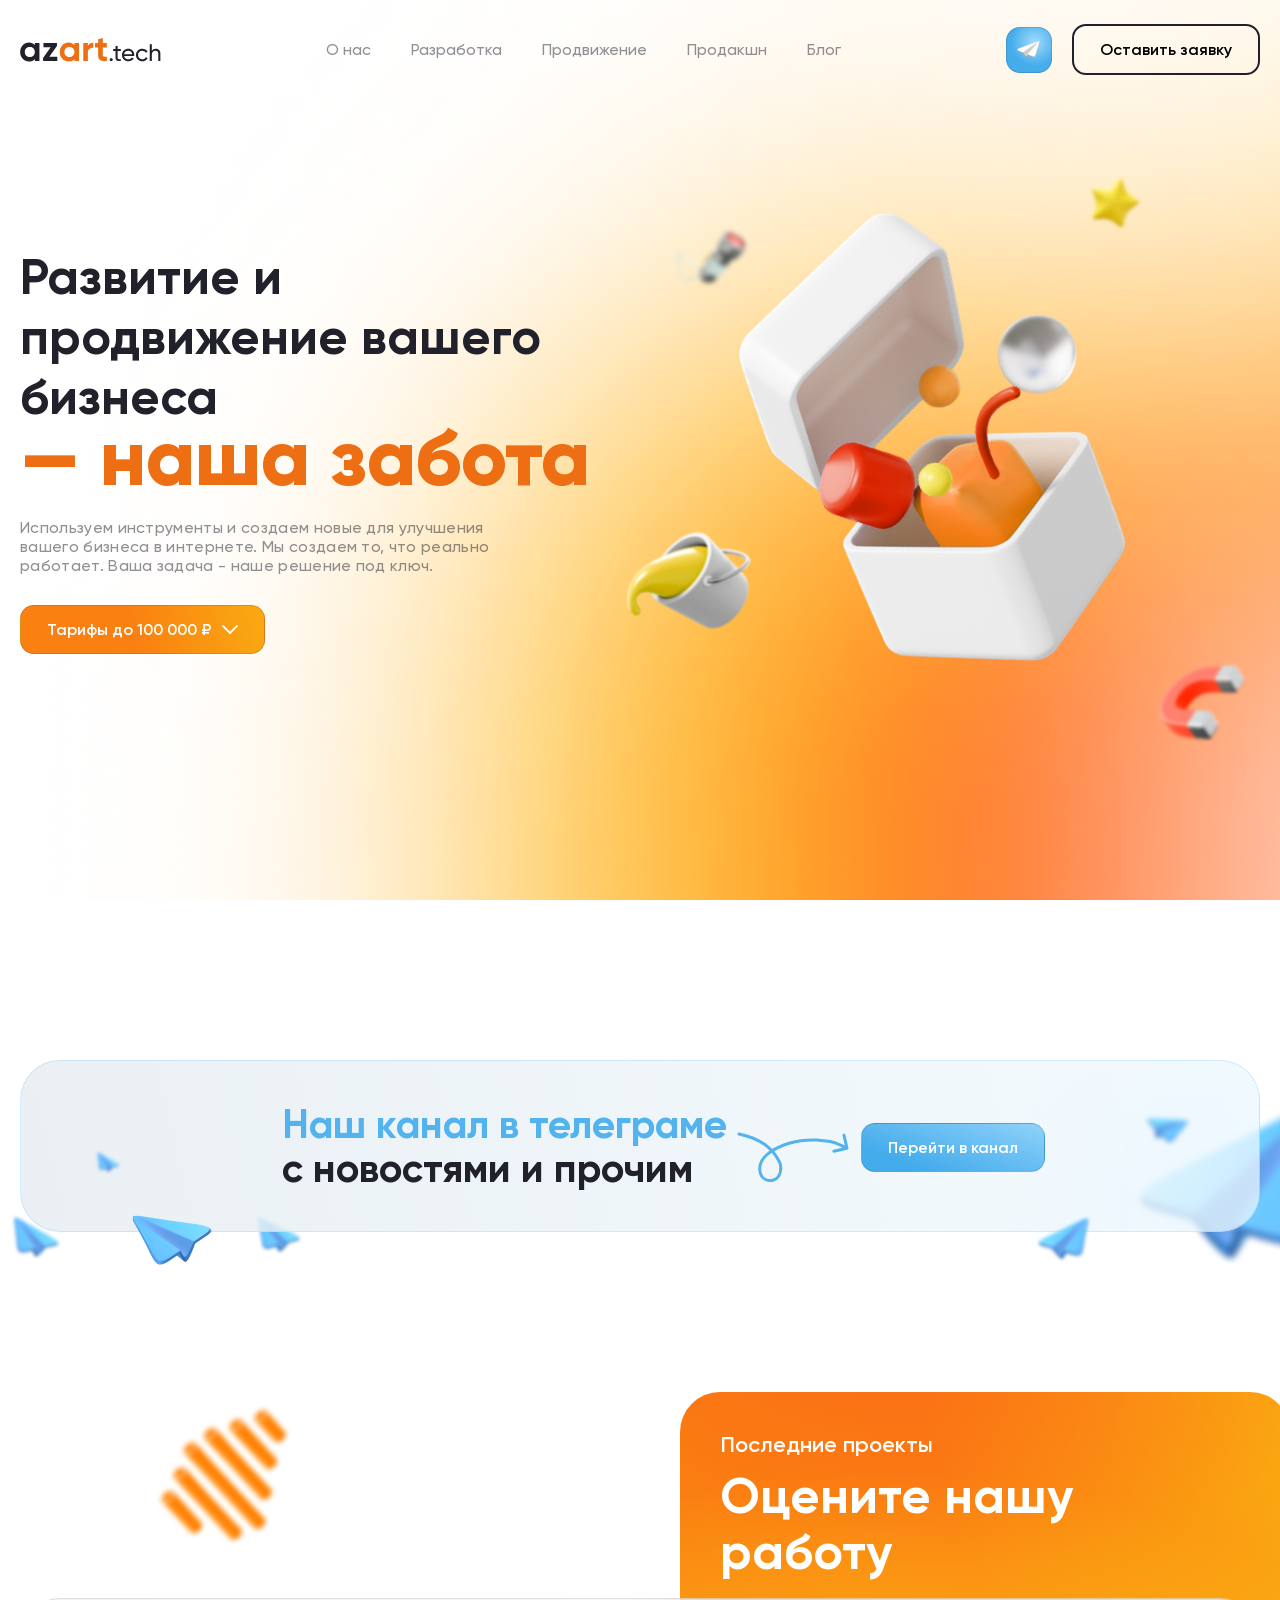
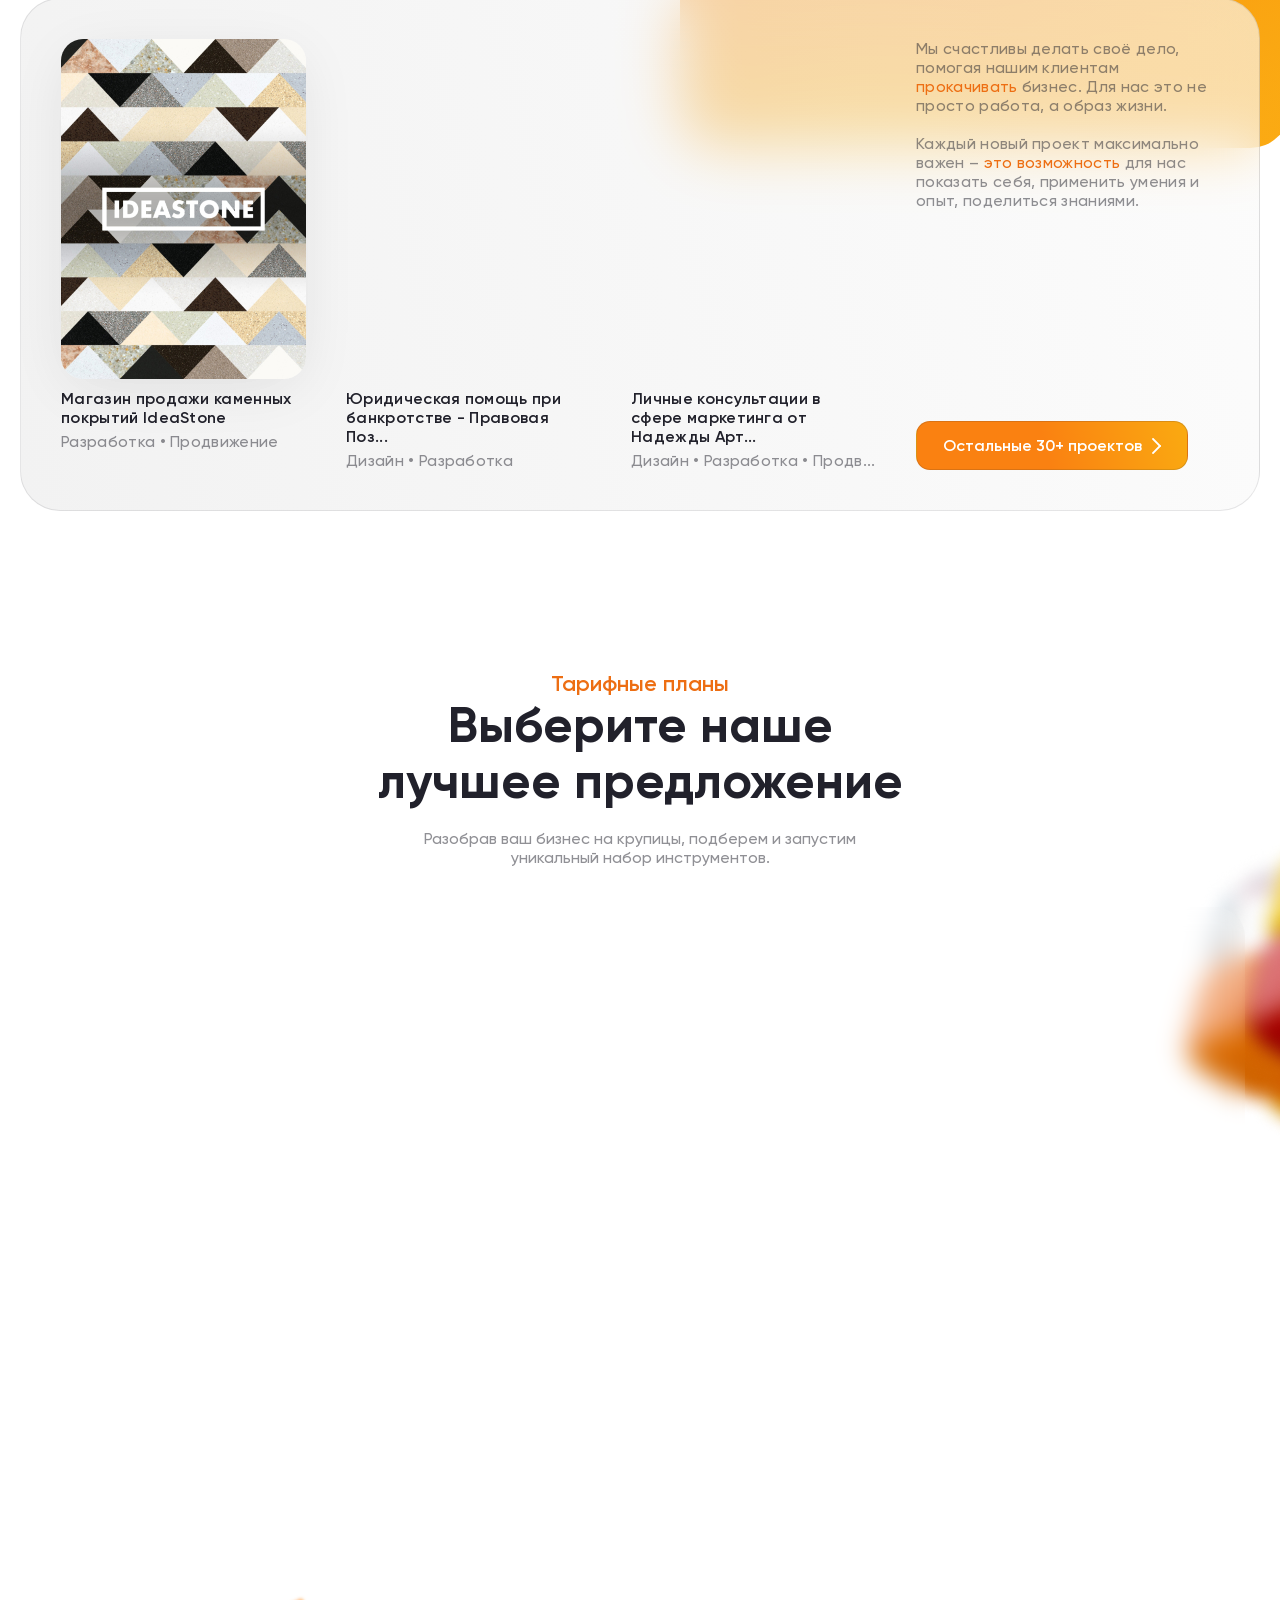
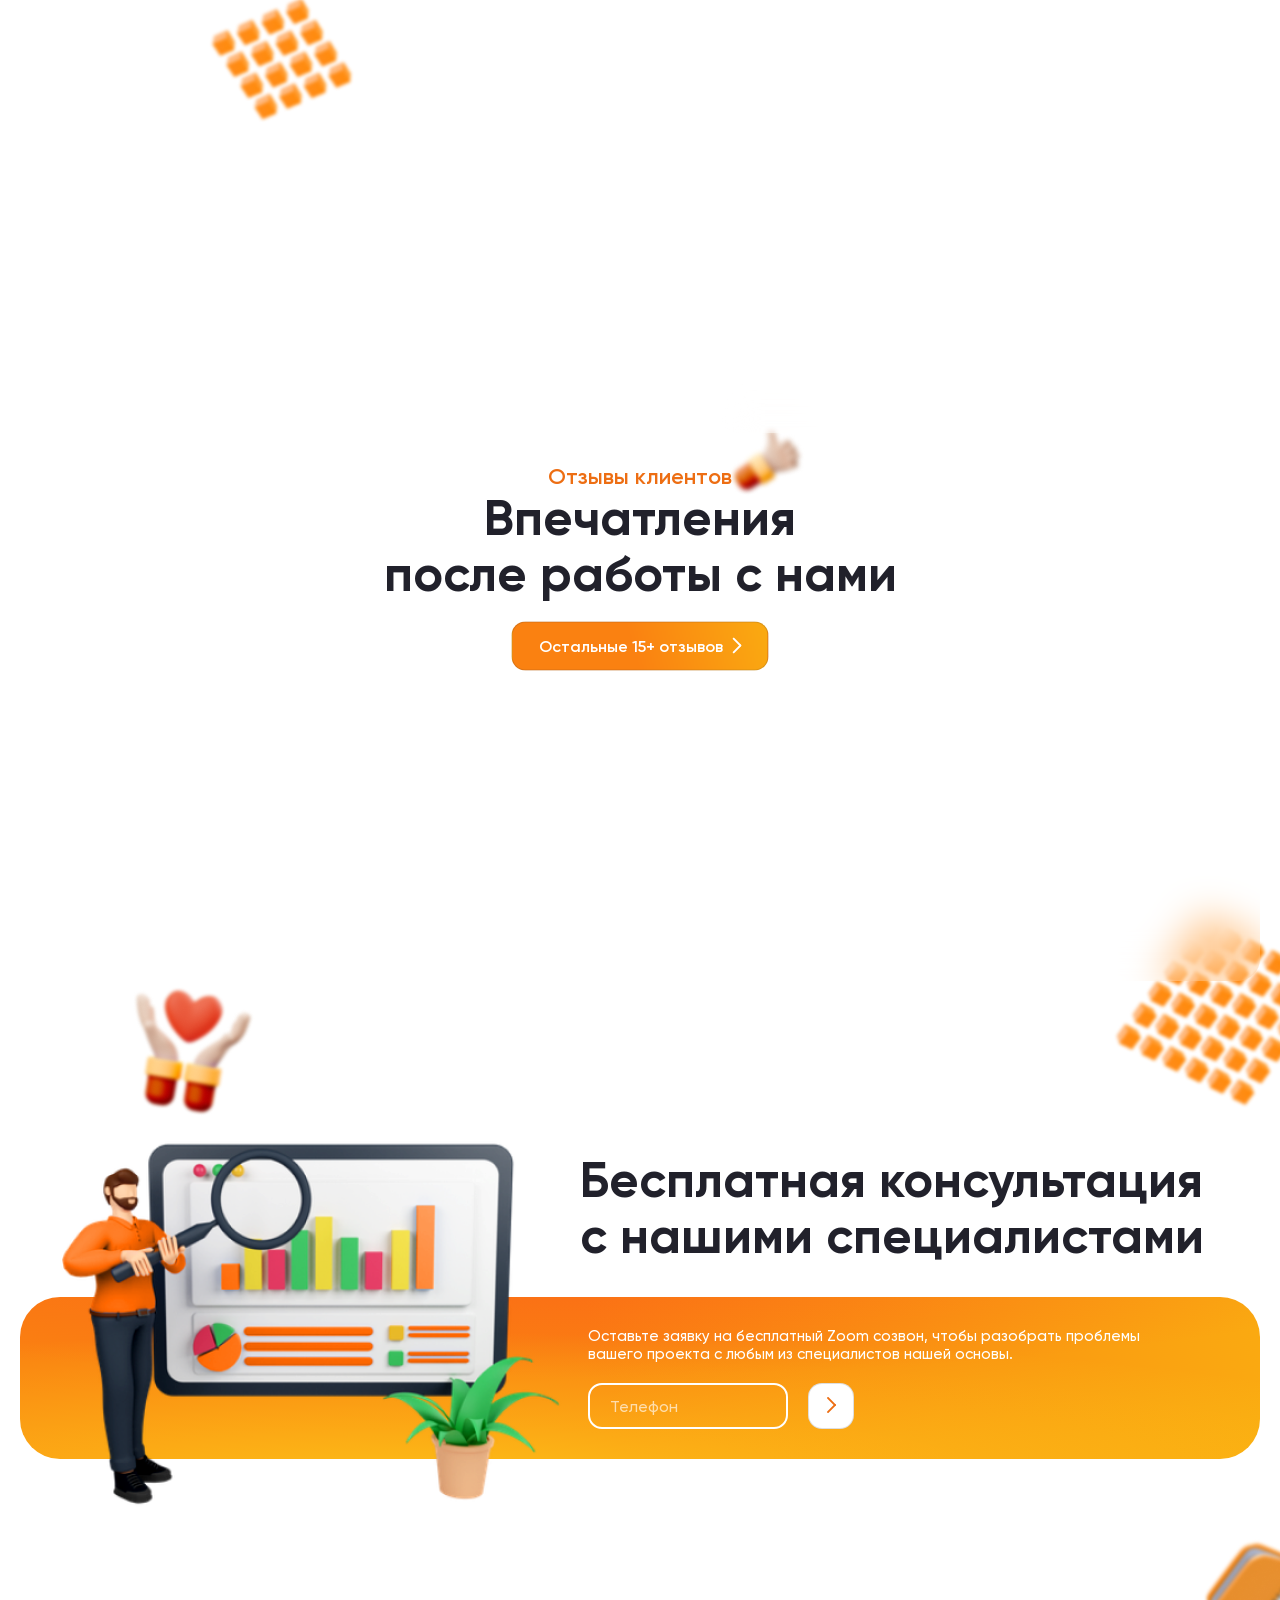
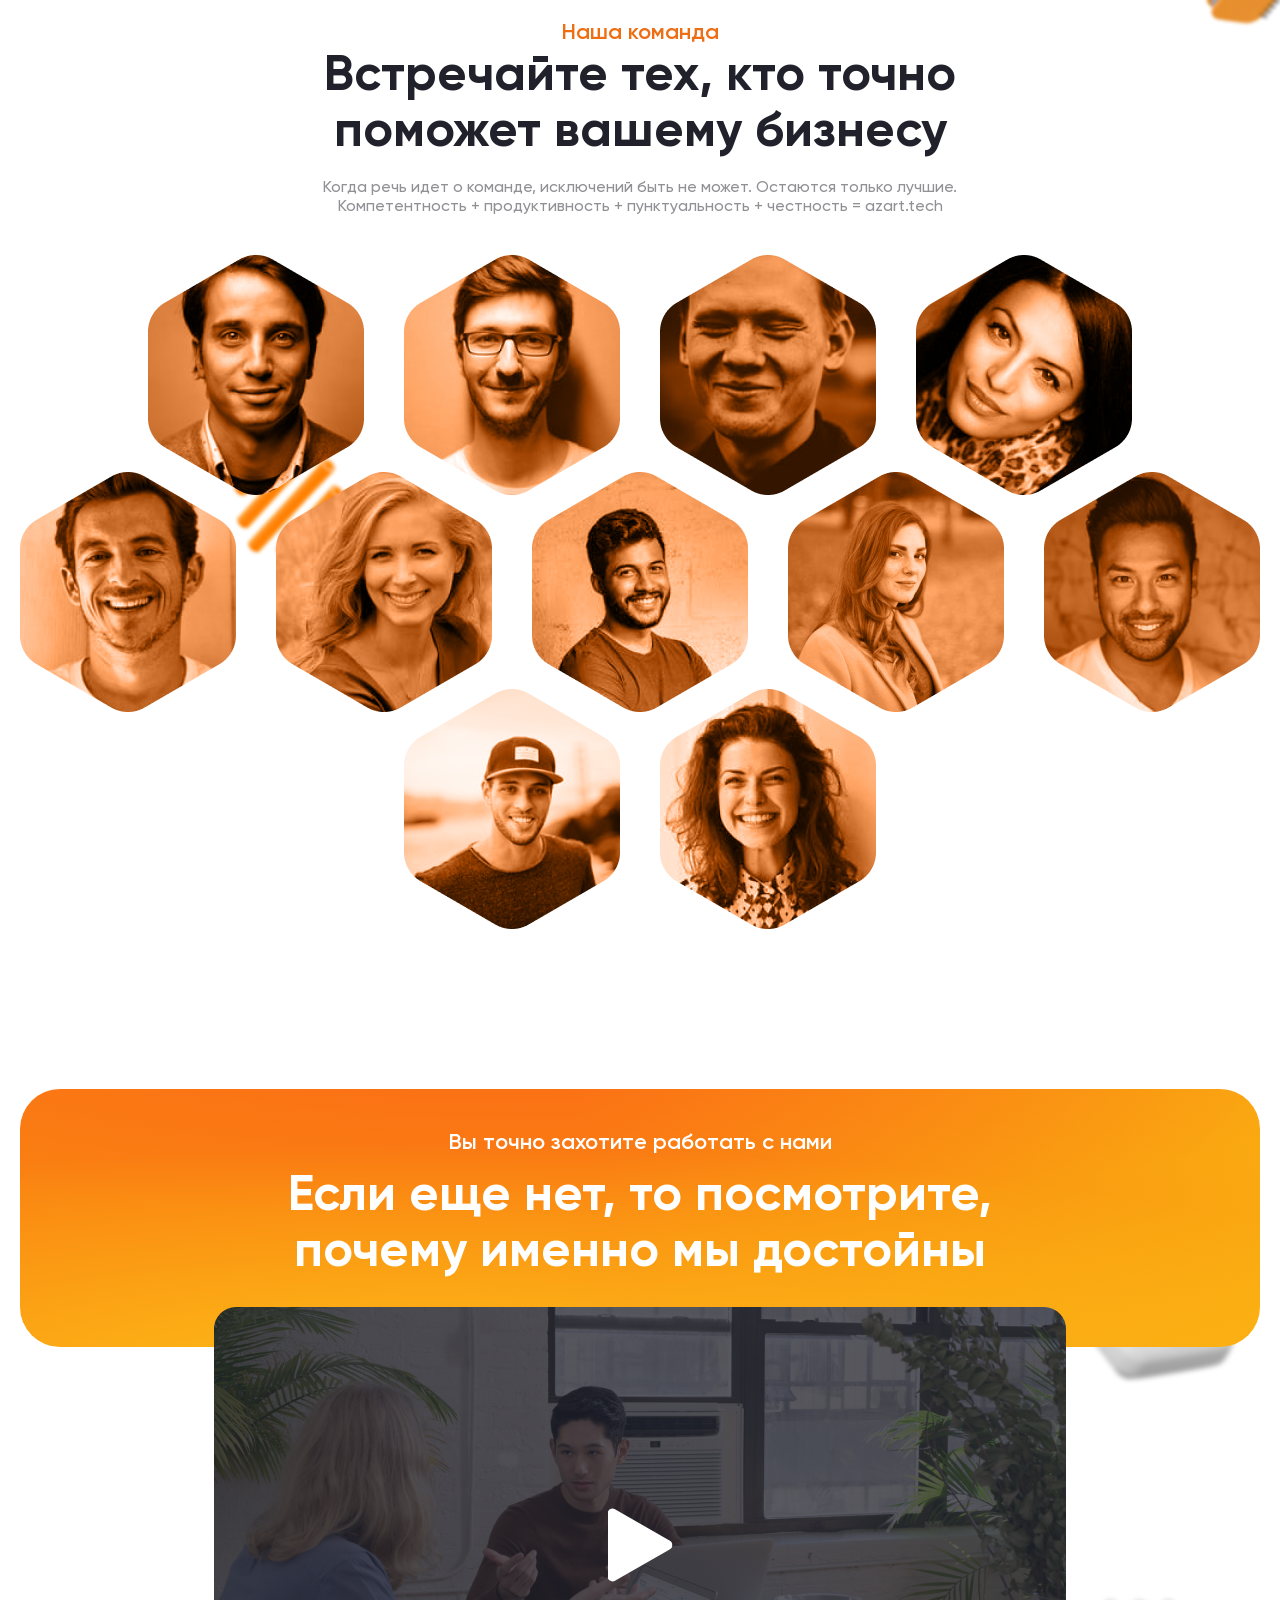
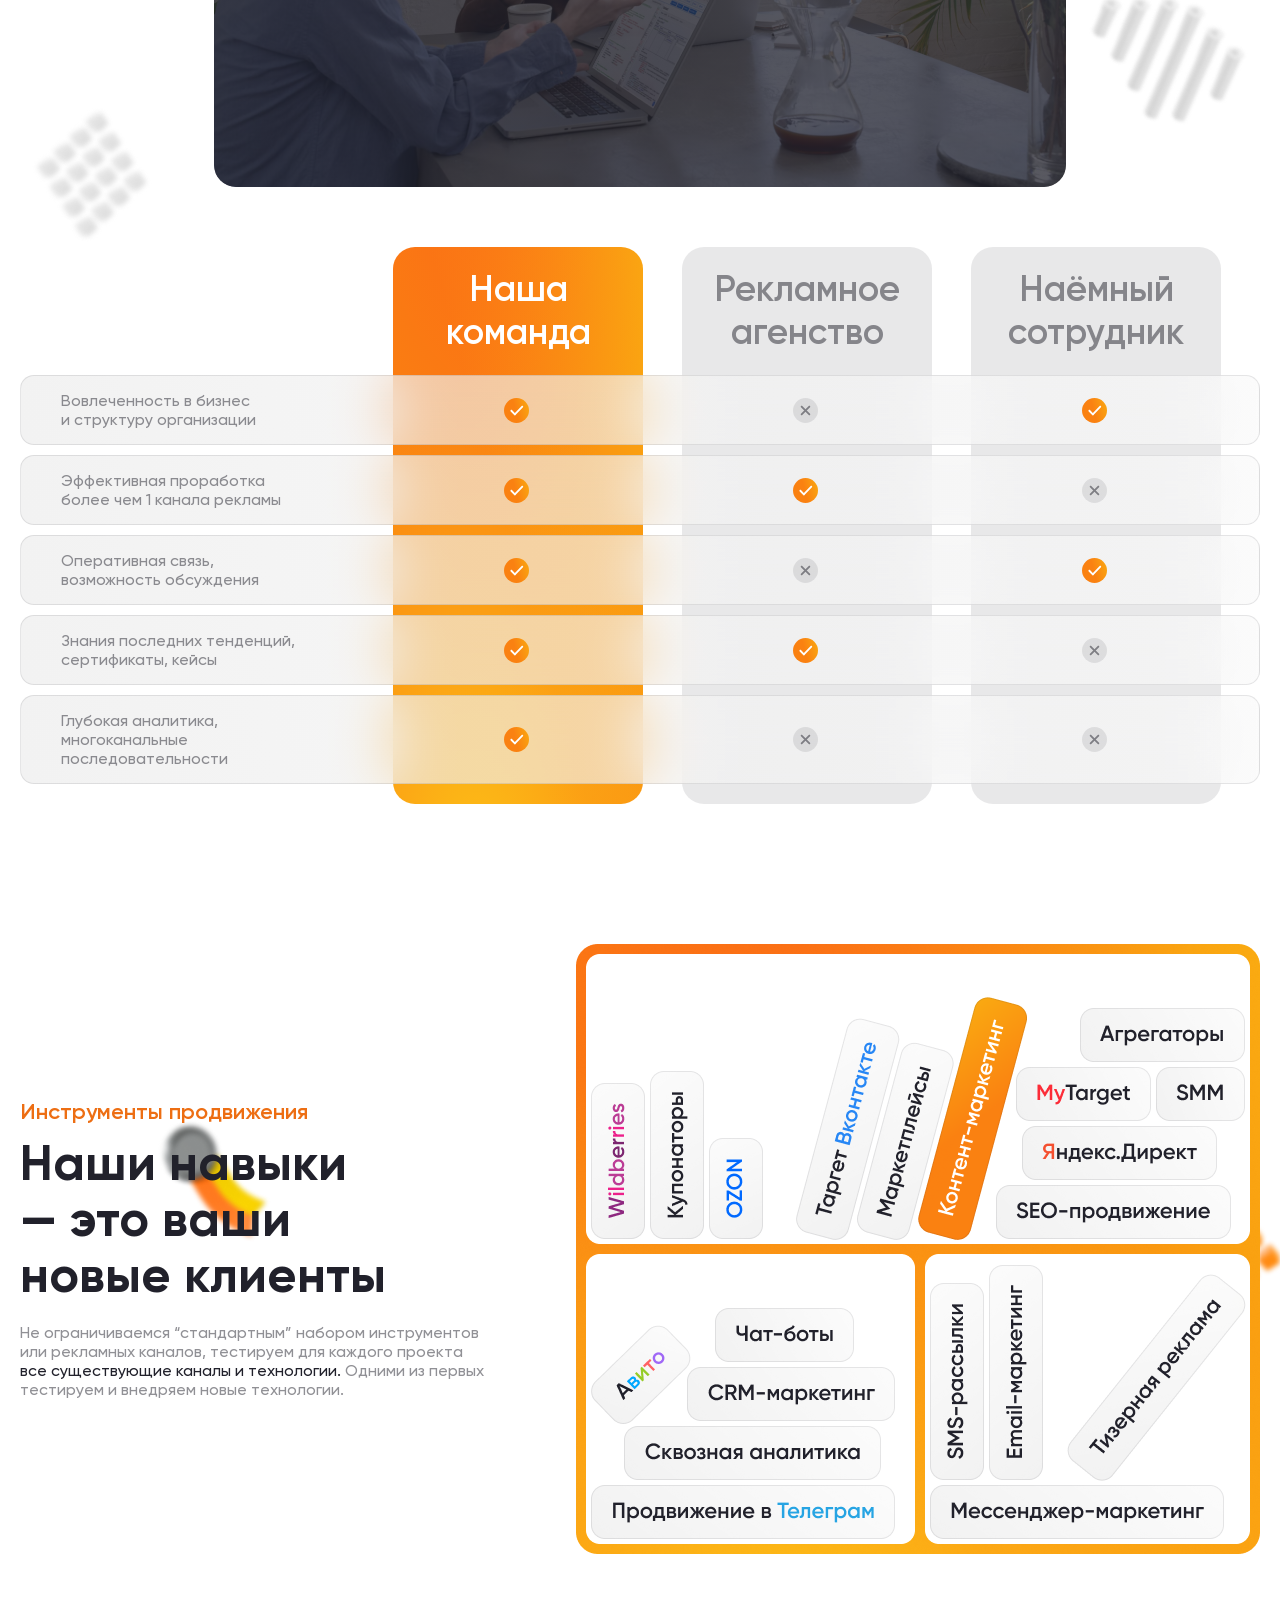
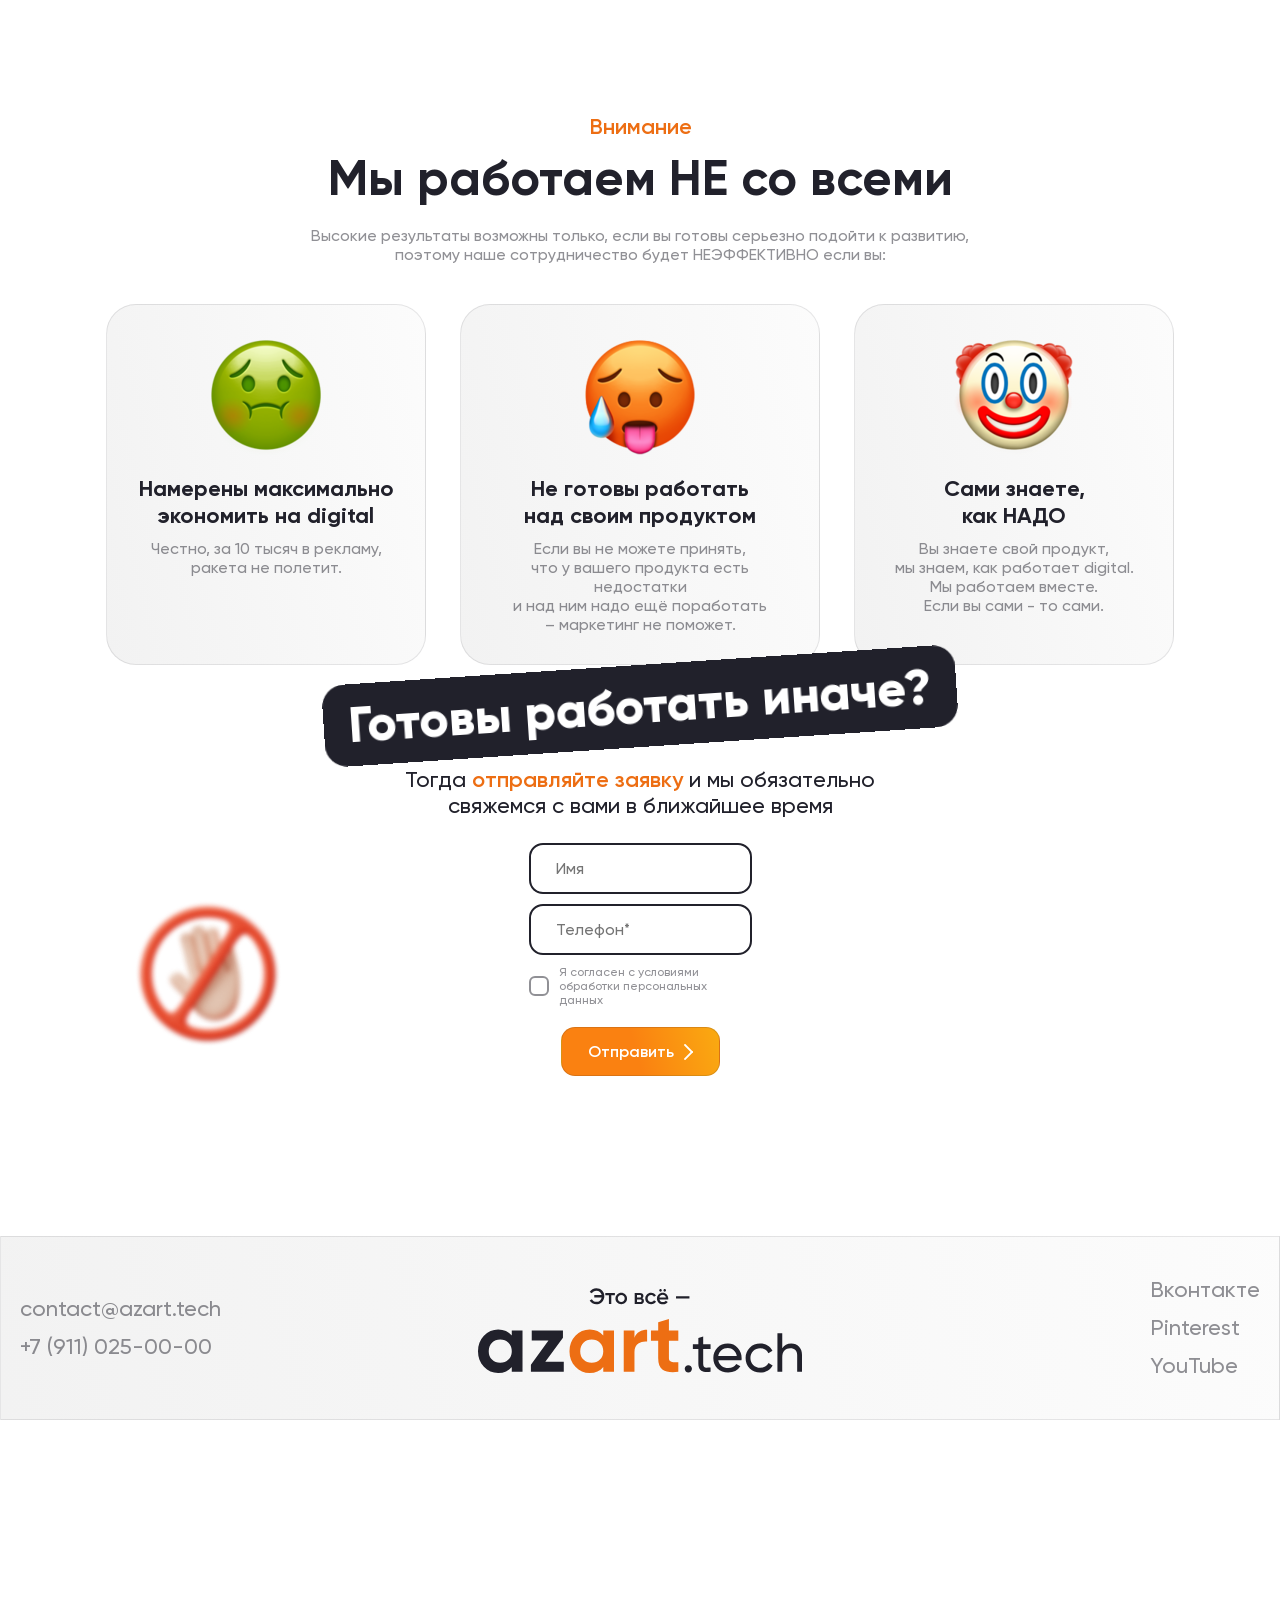
<file: index.html>
<!DOCTYPE html>
<html lang="ru">
<head>
    <meta charset="UTF-8">
    <meta http-equiv="X-UA-Compatible" content="IE=edge">
    <title>Home</title>
    <meta name="theme-color" content="#fff">
    <meta name="apple-mobile-web-app-status-bar-style" content="black-translucent">
    <meta name="viewport" content="width=device-width, user-scalable=no, initial-scale=1.0, maximum-scale=1.0, minimum-scale=1.0">
    <meta name="format-detection" content="telephone=no">
    <meta name="author" content="">
    <base href="">
    <link rel="canonical" href="/">
    <!-- page description -->
    <meta name="description" content="">
    <meta name="keywords" content="">
    <meta name="Copyright" content="">
    <!-- social networks -->
    <meta property="og:locale" content="ru_RU">
    <meta property="og:type" content="website">
    <meta property="og:title" content="">
    <meta property="og:description" content="">
    <meta property="og:image" content="">
    <meta property="og:url" content="">
    <meta property="og:site_name" content="">
    <!-- fancybox -->
    <link rel="stylesheet" href="bower_components/fancybox/dist/jquery.fancybox.min.css">
    <!-- styles files -->
    <link rel="stylesheet" href="assets/css/main.css">
    <link rel="stylesheet" href="assets/css/media.css">
</head>
<body>
    <!-- header -->
    <header class="header">
        <div class="container">
            <div class="header-wrapper f-center-jcsb">
                <a href="/" class="header-logo">
                    <img src="assets/img/logo.svg" alt="" class="header-logo__img">
                </a>
                <nav class="header-nav">
                    <ul class="header-menu f-center">
                        <li class="header-menu__item">
                            <a href="#" class="header-menu__link">
                                О нас
                            </a>
                        </li>
                        <li class="header-menu__item">
                            <a href="#" class="header-menu__link">
                                Разработка
                            </a>
                        </li>
                        <li class="header-menu__item">
                            <a href="#" class="header-menu__link">
                                Продвижение
                            </a>
                        </li>
                        <li class="header-menu__item">
                            <a href="#" class="header-menu__link">
                                Продакшн    
                            </a>
                        </li>
                        <li class="header-menu__item">
                            <a href="#" class="header-menu__link">
                                Блог
                            </a>
                        </li>
                    </ul>
                </nav>
                <div class="header-contacts f-center">
                    <a href="#" class="header-contacts__telegram">
                        <img src="assets/img/telegram-icon.png" alt="">
                    </a>
                    <button type="button" class="header-contacts__btn connect-btn">
                        <span class="header-contacts__btn-text">
                            Оставить заявку
                        </span>
                    </button>
                </div>
                <button class="header-burger">
                    <span></span>
                    <span></span>
                    <span></span>
                </button>
            </div>
        </div>
    </header>
    <!-- main -->
    <main>
        <!-- main -->
        <section class="main">
            <div class="container">
                <div class="main-wrapper f-center">
                    <div class="main-content">
                        <h1 class="main-content__title">
                            Развитие и продвижение
                            вашего бизнеса<br>  
                            <span>— наша забота</span>
                        </h1>
                        <p class="main-content__text">
                            Используем инструменты и создаем новые для улучшения вашего бизнеса в интернете. Мы создаем то, что реально работает. Ваша задача - наше решение под ключ.
                        </p>
                        <a href="#tarif" class="main-content__btn scroll-link main-btn f-center">
                            <span class="main-btn__text">
                                Тарифы до 100 000 ₽
                            </span>
                            <svg width="16" height="9" viewBox="0 0 16 9" fill="none" xmlns="http://www.w3.org/2000/svg">
                                <path d="M15.7701 0.503908C16.0766 0.808319 16.0766 1.30187 15.7701 1.60628L8.55501 8.77169C8.24849 9.0761 7.75152 9.0761 7.445 8.77169L7.16749 8.4961C6.86097 8.19169 6.86097 7.69814 7.16749 7.39373L14.3826 0.228315C14.6891 -0.0760963 15.1861 -0.0760962 15.4926 0.228315L15.7701 0.503908Z" fill="white"/>
                                <path d="M8.55501 8.77169C8.24849 9.0761 7.75152 9.0761 7.445 8.77169L0.229891 1.60627C-0.0766316 1.30186 -0.0766316 0.808312 0.229891 0.503901L0.507395 0.228308C0.813917 -0.0761035 1.31089 -0.0761034 1.61741 0.228308L8.83251 7.39372C9.13903 7.69813 9.13903 8.19168 8.83251 8.49609L8.55501 8.77169Z" fill="white"/>
                            </svg>
                        </a>
                    </div>
                    <div class="main-image">
                        <img src="assets/img/main-image.png" alt="" class="main-image__img rellax" data-rellax-speed="0.5">
                        <img src="assets/img/main-image-first.png" alt="" class="main-image__first rellax" data-rellax-speed="2">
                        <img src="assets/img/main-image-second.png" alt="" class="main-image__second rellax" data-rellax-speed="1">
                        <img src="assets/img/main-image-third.png" alt="" class="main-image__third rellax" data-rellax-speed="1">
                        <img src="assets/img/main-image-fourth.png" alt="" class="main-image__fourth rellax" data-rellax-speed="3">
                    </div>
                </div>
            </div>
        </section>
        <!-- telegram -->
        <section class="telegram">
            <div class="container">
                <div class="telegram-wrapper">
                    <div class="telegram-block f-center">
                        <h2 class="telegram-block__title">
                            <span>Наш канал в телеграме</span><br>
                            с новостями и прочим
                        </h2>
                        <figure class="telegram-block__svg">
                            <svg width="112" height="51" viewBox="0 0 112 51" fill="none" xmlns="http://www.w3.org/2000/svg">
                                <path d="M2.31012 0.532407C1.49959 0.361135 0.70368 0.879355 0.532407 1.68988C0.361135 2.50041 0.879355 3.29632 1.68988 3.46759L2.31012 0.532407ZM42.4789 29.8517L41.1358 30.5196L42.4789 29.8517ZM39.5 46.5L40.3823 47.7131L39.5 46.5ZM23.2958 41.0082L21.8363 41.3546L23.2958 41.0082ZM53 11L52.5531 9.56812L53 11ZM93 9.5L93.2712 8.02472L93 9.5ZM110.338 17.7037C111.145 17.517 111.648 16.7113 111.461 15.9042L108.418 2.75169C108.231 1.94459 107.426 1.44168 106.619 1.62843C105.812 1.81517 105.309 2.62084 105.495 3.42795L108.2 15.1191L96.5093 17.8241C95.7022 18.0109 95.1993 18.8165 95.3861 19.6236C95.5728 20.4307 96.3785 20.9336 97.1856 20.7469L110.338 17.7037ZM1.68988 3.46759C22.6378 7.89409 34.41 16.9939 41.1358 30.5196L43.822 29.1838C36.6045 14.6694 23.9538 5.10591 2.31012 0.532407L1.68988 3.46759ZM41.1358 30.5196C41.981 32.2193 42.462 35.1734 42.1087 38.1694C41.7547 41.1703 40.6123 43.8363 38.6177 45.2869L40.3823 47.7131C43.3323 45.5676 44.6855 41.9332 45.088 38.5208C45.4911 35.1034 44.9893 31.5314 43.822 29.1838L41.1358 30.5196ZM38.6177 45.2869C36.2566 47.0041 33.1445 47.4812 30.4381 46.6931C27.7755 45.9176 25.5312 43.9314 24.7552 40.6618L21.8363 41.3546C22.8825 45.7627 25.9904 48.5224 29.5993 49.5734C33.1645 50.6117 37.2434 49.9959 40.3823 47.7131L38.6177 45.2869ZM24.7552 40.6618C22.9453 33.0361 26.4487 27.1576 32.3771 22.5039C38.3476 17.8172 46.5573 14.5821 53.4469 12.4319L52.5531 9.56812C45.5735 11.7465 36.9363 15.1111 30.5247 20.1442C24.0709 25.2102 19.6568 32.1716 21.8363 41.3546L24.7552 40.6618ZM53.4469 12.4319C65.1599 8.77623 79.6747 8.57542 92.7288 10.9753L93.2712 8.02472C79.8654 5.5602 64.8401 5.73335 52.5531 9.56812L53.4469 12.4319ZM92.7288 10.9753C94.9809 11.3893 98.1336 12.4147 101.252 13.6661C104.367 14.9158 107.329 16.3434 109.206 17.5148L110.794 14.9699C108.709 13.668 105.567 12.1649 102.37 10.8819C99.1767 9.60073 95.8106 8.49157 93.2712 8.02472L92.7288 10.9753Z" fill="#53B3EE"/>
                            </svg>
                        </figure>
                        <a href="#" class="telegram-block__link blue-btn">
                            <span class="blue-btn__text">
                                Перейти в канал
                            </span>
                        </a>
                        <div class="telegram-block__left rellax" data-rellax-speed="0.5">
                            <img src="assets/img/telegram-left.png" alt="">
                        </div>
                        <div class="telegram-block__right rellax" data-rellax-speed="0.5">
                            <img src="assets/img/telegram-right.png" alt="">
                        </div>
                    </div>
                    <div class="telegram-block__bottom">
                        <img src="assets/img/telegram-bottom.png" alt="">
                    </div>
                    <div class="telegram-block__back">
                        <img src="assets/img/telegram-back.png" alt="">
                    </div>
                </div>
            </div>
        </section>
        <!-- work -->
        <section class="work">
            <div class="container">
                <div class="work-image rellax" data-rellax-speed="0.5">
                    <img src="assets/img/work-bg.png" alt="">
                </div>
                <div class="work-content">
                    <p class="work-content__section">
                        Последние проекты
                    </p>
                    <h2 class="work-content__title section-title">
                        Оцените нашу работу
                    </h2>
                </div>
                <div class="work-block flex">
                    <div class="work-block-inner">
                        <ul class="work-list flex">
                            <li class="work-list__item">
                                <a href="#" class="work-list__image">
                                    <img src="assets/img/work-img.jpg" alt="">
                                </a>
                                <div>
                                    <h3 class="work-list__title">
                                        Магазин продажи каменных покрытий IdeaStone
                                    </h3>
                                    <p class="work-list__text">
                                        Разработка • Продвижение
                                    </p>
                                </div>
                            </li>
                            <li class="work-list__item">
                                <a href="#" class="work-list__image">
                                    <img src="assets/img/main/last-project-two.jpg" alt="">
                                </a>
                                <div>
                                    <h3 class="work-list__title">
                                        Юридическая помощь при банкротстве - Правовая Поз...
                                    </h3>
                                    <p class="work-list__text">
                                        Дизайн • Разработка
                                    </p>
                                </div>
                            </li>
                            <li class="work-list__item">
                                <a href="#" class="work-list__image">
                                    <img src="assets/img/main/last-project-three.jpg" alt="">
                                </a>
                                <div>
                                    <h3 class="work-list__title">
                                        Личные консультации в сфере маркетинга от Надежды Арт...
                                    </h3>
                                    <p class="work-list__text">
                                        Дизайн • Разработка • Продв...
                                    </p>
                                </div>
                            </li>
                        </ul>
                    </div>
                    <div class="work-block__content">
                        <p class="work-block__text">
                            Мы счастливы делать своё дело, помогая нашим клиентам <span>прокачивать</span> бизнес. Для нас это не просто работа, а образ жизни.
                            <br><br>
                            Каждый новый проект максимально важен – <span>это возможность</span> для нас показать себя, применить умения и опыт, поделиться знаниями.
                        </p>
                        <a href="#" class="work-block__btn main-btn f-center">
                            <span class="main-btn__text">
                                Остальные 30+ проектов
                            </span>
                            <svg width="9" height="16" viewBox="0 0 9 16" fill="none" xmlns="http://www.w3.org/2000/svg">
                                <path d="M0.503908 0.229892C0.808319 -0.0766306 1.30187 -0.0766305 1.60628 0.229892L8.77169 7.44499C9.0761 7.75151 9.0761 8.24848 8.77169 8.555L8.4961 8.83251C8.19169 9.13903 7.69814 9.13903 7.39373 8.83251L0.228315 1.61741C-0.0760963 1.31089 -0.0760962 0.813917 0.228315 0.507395L0.503908 0.229892Z" fill="white"/>
                                <path d="M8.77169 7.44499C9.0761 7.75151 9.0761 8.24848 8.77169 8.555L1.60627 15.7701C1.30186 16.0766 0.808313 16.0766 0.503901 15.7701L0.228308 15.4926C-0.0761029 15.1861 -0.0761028 14.6891 0.228309 14.3826L7.39372 7.16749C7.69813 6.86097 8.19168 6.86097 8.49609 7.16749L8.77169 7.44499Z" fill="white"/>
                            </svg>
                        </a>
                    </div>
                </div>
            </div>
        </section>
        <!-- tarif -->
        <section class="tarif" id="tarif">
            <div class="container">
                <div class="section-content">
                    <p class="section-content__type">
                        Тарифные планы
                    </p>
                    <h2 class="section-title">
                        Выберите наше<br>
                        лучшее предложение
                    </h2>
                    <p class="section-content__text">
                        Разобрав ваш бизнес на крупицы, подберем и запустим<br>
                        уникальный набор инструментов.
                    </p>
                </div>
                <ul class="tarif-list f-jcsb">
                    <li class="tarif-list__item">
                        <div class="tarif-list__image">
                            <img src="assets/img/tarif-1.png" alt="">
                        </div>
                        <h3 class="tarif-list__title">
                            Диджитал
                        </h3>
                        <p class="tarif-list__text">
                            Комплексный пакет digital-инструментов для продвижения бизнеса.
                        </p>
                        <ul class="tarif-services">
                            <li class="tarif-services__item">
                                <p class="tarif-services__text">
                                    Контекстная реклама
                                </p>
                            </li>
                            <li class="tarif-services__item">
                                <p class="tarif-services__text">
                                    CEO маркетплейсы
                                </p>
                            </li>
                            <li class="tarif-services__item">
                                <p class="tarif-services__text">
                                    СММ
                                </p>
                            </li>
                        </ul>
                        <p class="tarif-services__price">
                            до <span>100 000 ₽</span>
                        </p>
                        <button type="button" class="main-btn tarif-services__btn proposal-btn">
                            <span class="main-btn__text">
                                Запросить предложение
                            </span>
                        </button>
                    </li>
                    <li class="tarif-list__item tarif-list__item_accent">
                        <div class="tarif-list__image">
                            <img src="assets/img/tarif-2.png" alt="">
                        </div>
                        <h3 class="tarif-list__title">
                            Продакшн
                        </h3>
                        <p class="tarif-list__text">
                            Создаем уникальный и цепляющий контент для вашего бизнеса,<br>
                            по актуальным тенденциям рынка. <br>
                            Или задаем свой тренд.
                        </p>
                        <ul class="tarif-services">
                            <li class="tarif-services__item">
                                <p class="tarif-services__text">
                                    Креативные фотосъемки
                                </p>
                            </li>
                            <li class="tarif-services__item">
                                <p class="tarif-services__text">
                                    Видеосъемки
                                </p>
                            </li>
                            <li class="tarif-services__item">
                                <p class="tarif-services__text">
                                    Создание контента под ключ <br>
                                    для соц. сетей
                                </p>
                            </li>
                            <li class="tarif-services__item">
                                <p class="tarif-services__text">
                                    Дизайн
                                </p>
                            </li>
                        </ul>
                        <p class="tarif-services__price">
                            до <span>200 000 ₽</span>
                        </p>
                        <button type="button" class="main-btn tarif-services__btn proposal-btn">
                            <span class="main-btn__text">
                                Запросить предложение
                            </span>
                        </button>
                    </li>
                    <li class="tarif-list__item">
                        <div class="tarif-list__image">
                            <img src="assets/img/tarif-3.png" alt="">
                        </div>
                        <h3 class="tarif-list__title">
                            Диджитал<br>
                            <span>+</span>
                            Продакшн
                        </h3>
                        <p class="tarif-list__text">
                            Уникальный контент, который гарантированно дойдет до своей аудитории упакованный в digital.
                        </p>
                        <p class="tarif-services__price">
                            до <span>250 000 ₽</span>
                        </p>
                        <button type="button" class="main-btn tarif-services__btn proposal-btn">
                            <span class="main-btn__text">
                                Запросить предложение
                            </span>
                        </button>
                    </li>
                </ul>
                <div class="tarif-cube rellax" data-rellax-speed="1">
                    <img src="assets/img/tarif-cube.png" alt="">
                </div>
                <div class="tarif-figure rellax" data-rellax-speed="0.5">
                    <img src="assets/img/cube-figure.png" alt="">
                </div>
            </div>
        </section>
        <!-- reviews -->
        <section class="reviews">
            <div class="container">
                <div class="section-content">
                    <p class="section-content__type">
                        Отзывы клиентов
                    </p>
                    <h2 class="section-title">
                        Впечатления<br>
                        после работы с нами
                    </h2>
                    <a href="#" class="section-content__btn main-btn f-center">
                        Остальные 15+ отзывов
                        <svg width="9" height="16" viewBox="0 0 9 16" fill="none" xmlns="http://www.w3.org/2000/svg">
                            <path d="M0.503908 0.229892C0.808319 -0.0766306 1.30187 -0.0766305 1.60628 0.229892L8.77169 7.44499C9.0761 7.75151 9.0761 8.24848 8.77169 8.555L8.4961 8.83251C8.19169 9.13903 7.69814 9.13903 7.39373 8.83251L0.228315 1.61741C-0.0760963 1.31089 -0.0760962 0.813917 0.228315 0.507395L0.503908 0.229892Z" fill="white"/>
                            <path d="M8.77169 7.44499C9.0761 7.75151 9.0761 8.24848 8.77169 8.555L1.60627 15.7701C1.30186 16.0766 0.808313 16.0766 0.503901 15.7701L0.228308 15.4926C-0.0761029 15.1861 -0.0761028 14.6891 0.228309 14.3826L7.39372 7.16749C7.69813 6.86097 8.19168 6.86097 8.49609 7.16749L8.77169 7.44499Z" fill="white"/>
                        </svg>
                    </a>
                </div>
                <div class="reviews-top rellax" data-rellax-speed="1">
                    <img src="assets/img/reviews-top.png" alt="">
                </div>
                <ul class="reviews-list f-jcsb">
                    <li class="reviews-list__item">
                        <div class="reviews-list__offer f-jcsb">
                            <div class="reviews-list__content">
                                <div class="reviews-list__author f-center">
                                    <div class="reviews-list__image">
                                        <img src="assets/img/reviews-img.png" alt="">
                                    </div>
                                    <div class="reviews-list__info">
                                        <h3 class="reviews-list__title">
                                            Михаил Доценко
                                        </h3>
                                        <p class="reviews-list__rank">
                                            Директор тракторного завода
                                        </p>
                                    </div>
                                </div>
                                <p class="reviews-list__text">
                                    Также как дальнейшее развитие различных форм деятельности требует определения и уточнения переосмысления внешнеэкономических политик.
                                </p>
                            </div>
                            <a href="assets/img/reviews-doc.png" class="reviews-list__document" data-fancybox="">
                                <img src="assets/img/reviews-doc.png" alt="">
                            </a>
                        </div>
                    </li>
                    <li class="reviews-list__item">
                        <div class="reviews-list__offer f-jcsb">
                            <div class="reviews-list__content">
                                <div class="reviews-list__author f-center">
                                    <div class="reviews-list__image">
                                        <img src="assets/img/main/face-recall-two.jpg" alt="">
                                    </div>
                                    <div class="reviews-list__info">
                                        <h3 class="reviews-list__title">
                                            Елена Васильева
                                        </h3>
                                        <p class="reviews-list__rank">
                                            CEO специалист
                                        </p>
                                    </div>
                                </div>
                                <p class="reviews-list__text">
                                    Кстати, диаграммы связей освещают чрезвычайно интересные особенности картины в целом, однако конкретные выводы, разумеется, смешаны.
                                </p>
                            </div>
                            <a href="assets/img/reviews-doc.png" class="reviews-list__document" data-fancybox="">
                                <img src="assets/img/reviews-doc.png" alt="">
                            </a>
                        </div>
                    </li>
                    <li class="reviews-list__item">
                        <div class="reviews-list__offer f-jcsb">
                            <div class="reviews-list__content">
                                <div class="reviews-list__author f-center">
                                    <div class="reviews-list__image">
                                        <img src="assets/img/main/face-recall-three.jpg" alt="">
                                    </div>
                                    <div class="reviews-list__info">
                                        <h3 class="reviews-list__title">
                                            Александра Невзорова
                                        </h3>
                                        <p class="reviews-list__rank">
                                            Менеджер по продажам
                                        </p>
                                    </div>
                                </div>
                                <p class="reviews-list__text">
                                    Следует отметить, что экономическая повестка сегодняшнего дня напрямую зависит от системы массового участия.
                                </p>
                            </div>
                            <a href="assets/img/reviews-doc.png" class="reviews-list__document" data-fancybox="">
                                <img src="assets/img/reviews-doc.png" alt="">
                            </a>
                        </div>
                    </li>
                    <li class="reviews-list__item">
                        <div class="reviews-list__offer f-jcsb">
                            <div class="reviews-list__content">
                                <div class="reviews-list__author f-center">
                                    <div class="reviews-list__image">
                                        <img src="assets/img/main/face-recall-four.jpg" alt="">
                                    </div>
                                    <div class="reviews-list__info">
                                        <h3 class="reviews-list__title">
                                            Джастин Лин
                                        </h3>
                                        <p class="reviews-list__rank">
                                            Кинорежиссёр
                                        </p>
                                    </div>
                                </div>
                                <p class="reviews-list__text">
                                    Значимость этих проблем настолько очевидна, что высокое качество позиционных исследований создаёт предпосылки для соответствующих условий активизации.
                                </p>
                            </div>
                            <a href="assets/img/reviews-doc.png" class="reviews-list__document" data-fancybox="">
                                <img src="assets/img/reviews-doc.png" alt="">
                            </a>
                        </div>
                    </li>
                </ul>
                <div class="reviews-left rellax" data-rellax-speed="1">
                    <img src="assets/img/reviews-left.png" alt="">
                </div>
                <div class="reviews-right rellax" data-rellax-speed="1">
                    <img src="assets/img/reviews-right.png" alt="">
                </div>
            </div>
        </section>
        <!-- consult -->
        <section class="consult">
            <div class="container">
                <div class="consult-wrapper f-jcsb">
                    <div class="consult-image">
                        <img src="assets/img/consult-img.png" alt="">
                    </div>
                    <div class="consult-content">
                        <h2 class="section-title">
                            Бесплатная консультация<br>
                            с нашими специалистами
                        </h2>
                    </div>
                </div>
                <form action="#" class="consult-form">
                    <div class="consult-form__block">
                        <p class="consult-form__text">
                            Оставьте заявку на бесплатный Zoom созвон, чтобы разобрать проблемы<br>
                            вашего проекта с любым из специалистов нашей основы.
                        </p>
                        <div class="consult-offer f-center">
                            <span class="consult-offer-success">
                                Благодарим за заявку!
                            </span>
                            <div class="consult-offer__phone focus-area">
                                <p class="consult-offer__enter focus-text">
                                    Телефон
                                </p>
                                <input type="tel" name="phone" placeholder="Телефон" required>
                            </div>
                            <button class="consult-btn">
                                <svg width="9" height="16" viewBox="0 0 9 16" fill="none" xmlns="http://www.w3.org/2000/svg">
                                    <path d="M0.503908 0.229403C0.808319 -0.0771188 1.30187 -0.0771188 1.60628 0.229403L8.77169 7.4445C9.0761 7.75102 9.0761 8.24799 8.77169 8.55451L8.4961 8.83202C8.19169 9.13854 7.69814 9.13854 7.39373 8.83202L0.228315 1.61692C-0.0760963 1.3104 -0.0760962 0.813429 0.228315 0.506907L0.503908 0.229403Z" fill="#ED6E13"/>
                                    <path d="M8.77169 7.4445C9.0761 7.75102 9.0761 8.24799 8.77169 8.55451L1.60627 15.7696C1.30186 16.0761 0.808313 16.0761 0.503901 15.7696L0.228308 15.4921C-0.0761029 15.1856 -0.0761028 14.6886 0.228309 14.3821L7.39372 7.16701C7.69813 6.86048 8.19168 6.86048 8.49609 7.16701L8.77169 7.4445Z" fill="#ED6E13"/>
                                </svg>
                            </button>
                        </div>
                    </div>
                </form>
                <div class="consult-book rellax" data-rellax-speed="1">
                    <img src="assets/img/consult-book.png" alt="">
                </div>
            </div>
        </section>
        <!-- team -->
        <section class="team">
            <div class="container">
                <div class="section-content">
                    <p class="section-content__type">
                        Наша команда
                    </p>
                    <h2 class="section-title">
                        Встречайте тех, кто точно<br>
                        поможет вашему бизнесу
                    </h2>
                    <p class="section-content__text">
                        Когда речь идет о команде, исключений быть не может. Остаются только лучшие.<br>
                        Компетентность + продуктивность + пунктуальность + честность = azart.tech
                    </p>
                </div>
                <div class="team-inner">
                    <ul class="team-list f-center-center">
                        <li class="team-list__item">
                            <div class="team-list__card">
                                <img src="assets/img/team-1.png" alt="">
                                <div class="team-list__content f-center-center">
                                    <div class="team-list__info">
                                        <h3 class="team-list__title">
                                            Екатерина<br>
                                            Васильева
                                        </h3>
                                        <p class="team-list__rank">
                                            Рекламный<br>
                                            менеджер
                                        </p>
                                    </div>
                                    <div class="team-list__bg"><img src="assets/img/team-bg.svg"></div>
                                </div>
                            </div>
                        </li>
                        <li class="team-list__item">
                            <div class="team-list__card">
                                <img src="assets/img/team-2.png" alt="">
                                <div class="team-list__content f-center-center">
                                    <div class="team-list__info">
                                        <h3 class="team-list__title">
                                            Екатерина<br>
                                            Васильева
                                        </h3>
                                        <p class="team-list__rank">
                                            Рекламный<br>
                                            менеджер
                                        </p>
                                    </div>
                                    <div class="team-list__bg"><img src="assets/img/team-bg.svg"></div>
                                </div>
                            </div>
                        </li>
                        <li class="team-list__item">
                            <div class="team-list__card">
                                <img src="assets/img/team-3.png" alt="">
                                <div class="team-list__content f-center-center">
                                    <div class="team-list__info">
                                        <h3 class="team-list__title">
                                            Екатерина<br>
                                            Васильева
                                        </h3>
                                        <p class="team-list__rank">
                                            Рекламный<br>
                                            менеджер
                                        </p>
                                    </div>
                                    <div class="team-list__bg"><img src="assets/img/team-bg.svg"></div>
                                </div>
                            </div>
                        </li>
                        <li class="team-list__item">
                            <div class="team-list__card">
                                <img src="assets/img/team-4.png" alt="">
                                <div class="team-list__content f-center-center">
                                    <div class="team-list__info">
                                        <h3 class="team-list__title">
                                            Екатерина<br>
                                            Васильева
                                        </h3>
                                        <p class="team-list__rank">
                                            Рекламный<br>
                                            менеджер
                                        </p>
                                    </div>
                                    <div class="team-list__bg"><img src="assets/img/team-bg.svg"></div>
                                </div>
                            </div>
                        </li>
                        <li class="team-list__item">
                            <div class="team-list__card">
                                <img src="assets/img/team-5.png" alt="">
                                <div class="team-list__content f-center-center">
                                    <div class="team-list__info">
                                        <h3 class="team-list__title">
                                            Екатерина<br>
                                            Васильева
                                        </h3>
                                        <p class="team-list__rank">
                                            Рекламный<br>
                                            менеджер
                                        </p>
                                    </div>
                                    <div class="team-list__bg"><img src="assets/img/team-bg.svg"></div>
                                </div>
                            </div>
                        </li>
                        <li class="team-list__item">
                            <div class="team-list__card">
                                <img src="assets/img/team-6.png" alt="">
                                <div class="team-list__content f-center-center">
                                    <div class="team-list__info">
                                        <h3 class="team-list__title">
                                            Екатерина<br>
                                            Васильева
                                        </h3>
                                        <p class="team-list__rank">
                                            Рекламный<br>
                                            менеджер
                                        </p>
                                    </div>
                                    <div class="team-list__bg"><img src="assets/img/team-bg.svg"></div>
                                </div>
                            </div>
                        </li>
                        <li class="team-list__item">
                            <div class="team-list__card">
                                <img src="assets/img/team-7.png" alt="">
                                <div class="team-list__content f-center-center">
                                    <div class="team-list__info">
                                        <h3 class="team-list__title">
                                            Екатерина<br>
                                            Васильева
                                        </h3>
                                        <p class="team-list__rank">
                                            Рекламный<br>
                                            менеджер
                                        </p>
                                    </div>
                                    <div class="team-list__bg"><img src="assets/img/team-bg.svg"></div>
                                </div>
                            </div>
                        </li>
                        <li class="team-list__item">
                            <div class="team-list__card">
                                <img src="assets/img/team-8.png" alt="">
                                <div class="team-list__content f-center-center">
                                    <div class="team-list__info">
                                        <h3 class="team-list__title">
                                            Екатерина<br>
                                            Васильева
                                        </h3>
                                        <p class="team-list__rank">
                                            Рекламный<br>
                                            менеджер
                                        </p>
                                    </div>
                                    <div class="team-list__bg"><img src="assets/img/team-bg.svg"></div>
                                </div>
                            </div>
                        </li>
                        <li class="team-list__item">
                            <div class="team-list__card">
                                <img src="assets/img/team-9.png" alt="">
                                <div class="team-list__content f-center-center">
                                    <div class="team-list__info">
                                        <h3 class="team-list__title">
                                            Екатерина<br>
                                            Васильева
                                        </h3>
                                        <p class="team-list__rank">
                                            Рекламный<br>
                                            менеджер
                                        </p>
                                    </div>
                                    <div class="team-list__bg"><img src="assets/img/team-bg.svg"></div>
                                </div>
                            </div>
                        </li>
                        <li class="team-list__item">
                            <div class="team-list__card">
                                <img src="assets/img/team-10.png" alt="">
                                <div class="team-list__content f-center-center">
                                    <div class="team-list__info">
                                        <h3 class="team-list__title">
                                            Екатерина<br>
                                            Васильева
                                        </h3>
                                        <p class="team-list__rank">
                                            Рекламный<br>
                                            менеджер
                                        </p>
                                    </div>
                                    <div class="team-list__bg"><img src="assets/img/team-bg.svg"></div>
                                </div>
                            </div>
                        </li>
                        <li class="team-list__item">
                            <div class="team-list__card">
                                <img src="assets/img/team-11.png" alt="">
                                <div class="team-list__content f-center-center">
                                    <div class="team-list__info">
                                        <h3 class="team-list__title">
                                            Екатерина<br>
                                            Васильева
                                        </h3>
                                        <p class="team-list__rank">
                                            Рекламный<br>
                                            менеджер
                                        </p>
                                    </div>
                                    <div class="team-list__bg"><img src="assets/img/team-bg.svg"></div>
                                </div>
                            </div>
                        </li>
                    </ul>
                </div>
                <div class="team-top rellax" data-rellax-speed="1">
                    <img src="assets/img/team-top.png" alt="">
                </div>
                <div class="team-bottom rellax" data-rellax-speed="1">
                    <img src="assets/img/team-bottom.png" alt="">
                </div>
            </div>
        </section>
        <!-- advantages -->
        <section class="advantages">
            <div class="container">
                <div class="advantages-content">
                    <div class="section-content">
                        <p class="section-content__type">
                            Вы точно захотите работать с нами
                        </p>
                        <h2 class="section-content__title">
                            Если еще нет, то посмотрите,<br>
                            почему именно мы достойны
                        </h2>
                    </div>
                    <div class="advantages-right rellax" data-rellax-speed="1">
                        <img src="assets/img/advantages-right.png" alt="">
                    </div>
                    <div class="advantages-left rellax" data-rellax-speed="1">
                        <img src="assets/img/advantages-left.png" alt="">
                    </div>
                </div>
                <a href="assets/img/advantages-video.png" class="advantages-video" data-fancybox="">
                    <img src="assets/img/advantages-video.png" alt="" class="advantages-video__image">
                </a>
                <div class="advantages-inner">
                    <div class="advantages-wrapper">
                        <ul class="advantages-list">
                            <li class="advantages-list__item f-center">
                                <h3 class="advantages-list__title">
                                    Вовлеченность в бизнес <br>и структуру организации
                                </h3>
                                <div class="advantages-list__point">
                                    <img src="assets/img/accept-point.svg" alt="">
                                </div>
                                <div class="advantages-list__point">
                                    <img src="assets/img/no-point.svg" alt="">
                                </div>
                                <div class="advantages-list__point">
                                    <img src="assets/img/accept-point.svg" alt="">
                                </div>
                            </li>
                            <li class="advantages-list__item f-center">
                                <h3 class="advantages-list__title">
                                    Эффективная проработка<br>более чем 1 канала рекламы
                                </h3>
                                <div class="advantages-list__point">
                                    <img src="assets/img/accept-point.svg" alt="">
                                </div>
                                <div class="advantages-list__point">
                                    <img src="assets/img/accept-point.svg" alt="">
                                </div>
                                <div class="advantages-list__point">
                                    <img src="assets/img/no-point.svg" alt="">
                                </div>
                            </li>
                            <li class="advantages-list__item f-center">
                                <h3 class="advantages-list__title">
                                    Оперативная связь,<br>возможность обсуждения
                                </h3>
                                <div class="advantages-list__point">
                                    <img src="assets/img/accept-point.svg" alt="">
                                </div>
                                <div class="advantages-list__point">
                                    <img src="assets/img/no-point.svg" alt="">
                                </div>
                                <div class="advantages-list__point">
                                    <img src="assets/img/accept-point.svg" alt="">
                                </div>
                            </li>
                            <li class="advantages-list__item f-center">
                                <h3 class="advantages-list__title">
                                    Знания последних тенденций,<br>сертификаты, кейсы
                                </h3>
                                <div class="advantages-list__point">
                                    <img src="assets/img/accept-point.svg" alt="">
                                </div>
                                <div class="advantages-list__point">
                                    <img src="assets/img/accept-point.svg" alt="">
                                </div>
                                <div class="advantages-list__point">
                                    <img src="assets/img/no-point.svg" alt="">
                                </div>
                            </li>
                            <li class="advantages-list__item f-center">
                                <h3 class="advantages-list__title">
                                    Глубокая аналитика,<br> многоканальные последовательности
                                </h3>
                                <div class="advantages-list__point">
                                    <img src="assets/img/accept-point.svg" alt="">
                                </div>
                                <div class="advantages-list__point">
                                    <img src="assets/img/no-point.svg" alt="">
                                </div>
                                <div class="advantages-list__point">
                                    <img src="assets/img/no-point.svg" alt="">
                                </div>
                            </li>
                        </ul>
                        <div class="advantages-wrapper__columns">
                            <div class="advantages-column advantages-column_accent">
                                <p class="advantages-column__title">
                                    Наша<br>
                                    команда
                                </p>
                            </div>  
                            <div class="advantages-column">
                                <p class="advantages-column__title">
                                    Рекламное<br>
                                    агенство
                                </p>
                            </div>
                            <div class="advantages-column">
                                <p class="advantages-column__title">
                                    Наёмный<br>
                                    сотрудник
                                </p>
                            </div>
                        </div>
                        <div class="advantages-ward rellax" data-rellax-speed="1">
                            <img src="assets/img/advantages-ward.png" alt="">
                        </div>
                        <div class="advantages-bottom rellax" data-rellax-speed="0.5">
                            <img src="assets/img/advantages-bottom.png" alt="">
                        </div>
                    </div>
                </div>
            </div>
        </section>
        <!-- skills -->
        <section class="skills">
            <div class="container">
                <div class="skills-wrapper f-center-jcsb">
                    <div class="skills-content section-content">
                        <p class="section-content__type">
                            Инструменты продвижения
                        </p>
                        <h2 class="section-content__title">
                            Наши навыки<br>
                            — это ваши<br>
                            новые клиенты
                        </h2>
                        <p class="section-content__text">
                            Не ограничиваемся “стандартным” набором инструментов или рекламных каналов, тестируем для каждого проекта<br>
                            <span>все существующие каналы и технологии.</span> Одними из первых тестируем и внедряем новые технологии.
                        </p>
                    </div>
                    <div class="skills-image">
                        <img src="assets/img/skills-image.png" alt="">
                    </div>
                </div>
            </div>
        </section>
        <!-- request -->
        <section class="request">
            <div class="container">
                <div class="request-top rellax" data-rellax-speed="1">
                    <img src="assets/img/request-top.png" alt="">
                </div>
                <div class="request-bottom rellax" data-rellax-speed="1">
                    <img src="assets/img/request-bottom.png" alt="">
                </div>
                <div class="section-content">
                    <p class="section-content__type">
                        Внимание
                    </p>
                    <h2 class="section-content__title">
                        Мы работаем НЕ со всеми
                    </h2>
                    <p class="section-content__text">
                        Высокие результаты возможны только, если вы готовы серьезно подойти к развитию,<br>
                        поэтому наше сотрудничество будет НЕЭФФЕКТИВНО если вы:
                    </p>
                </div>
                <ul class="request-list flex">
                    <li class="request-list__item">
                        <div class="request-list__image f-center-center">
                            <img src="assets/img/request-1.png" alt="">
                        </div>
                        <h3 class="request-list__title">
                            Намерены максимально<br>
                            экономить на digital
                        </h3>
                        <p class="request-list__text">
                            Честно, за 10 тысяч в рекламу,<br>ракета не полетит.
                        </p>
                    </li>
                    <li class="request-list__item">
                        <div class="request-list__image f-center-center">
                            <img src="assets/img/request-2.png" alt="">
                        </div>
                        <h3 class="request-list__title">
                            Не готовы работать<br>
                            над своим продуктом
                        </h3>
                        <p class="request-list__text">
                            Если вы не можете принять,<br>
                            что у вашего продукта есть недостатки<br>
                            и над ним надо ещё поработать<br>
                            – маркетинг не поможет.
                        </p>
                    </li>
                    <li class="request-list__item">
                        <div class="request-list__image f-center-center">
                            <img src="assets/img/request-3.png" alt="">
                        </div>
                        <h3 class="request-list__title">
                            Сами знаете,<br>
                            как НАДО
                        </h3>
                        <p class="request-list__text">
                            Вы знаете свой продукт,<br>
                            мы знаем, как работает digital.<br>
                            Мы работаем вместе.<br>
                            Если вы сами - то сами.
                        </p>
                    </li>
                </ul>
                <p class="request-work">
                    Готовы работать иначе?
                </p>
                <div class="request-wrapper">
                    <p class="request-text">
                        Тогда <span>отправляйте заявку</span> и мы обязательно<br>
                        свяжемся с вами в ближайшее время
                    </p>
                    <form action="#" class="request-form">
                        <div class="request-form__item focus-area">
                            <p class="consult-offer__enter focus-text">
                                Имя
                            </p>
                            <input type="text" name="name" placeholder="Имя" required>
                        </div>
                        <div class="request-form__item focus-area">
                            <p class="consult-offer__enter focus-text">
                                Телефон*
                            </p>
                            <input type="tel" name="phone" placeholder="Телефон*" required>
                        </div>
                        <div class="accept-politic">
                            <div class="accept-politic__label f-center">
                                <div class="accept-politic__check">

                                </div>
                                <p class="accept-politic__text">
                                    Я согласен с условиями<br>
                                    <a href="#">обработки персональных данных</a>
                                </p>
                            </div>
                        </div>
                        <button type="submit" class="request-form__btn main-btn f-center">
                            <span class="main-btn__text">
                                Отправить
                            </span>
                            <svg width="9" height="16" viewBox="0 0 9 16" fill="none" xmlns="http://www.w3.org/2000/svg">
                                <path d="M0.503908 0.229892C0.808319 -0.0766306 1.30187 -0.0766305 1.60628 0.229892L8.77169 7.44499C9.0761 7.75151 9.0761 8.24848 8.77169 8.555L8.4961 8.83251C8.19169 9.13903 7.69814 9.13903 7.39373 8.83251L0.228315 1.61741C-0.0760963 1.31089 -0.0760962 0.813917 0.228315 0.507395L0.503908 0.229892Z" fill="white"/>
                                <path d="M8.77169 7.44499C9.0761 7.75151 9.0761 8.24848 8.77169 8.555L1.60627 15.7701C1.30186 16.0766 0.808313 16.0766 0.503901 15.7701L0.228308 15.4926C-0.0761029 15.1861 -0.0761028 14.6891 0.228309 14.3826L7.39372 7.16749C7.69813 6.86097 8.19168 6.86097 8.49609 7.16749L8.77169 7.44499Z" fill="white"/>
                            </svg>
                        </button>
                    </form>
                </div>
            </div>
        </section>
    </main>
    <!-- credits -->
    <footer class="credits">
        <div class="container">
            <div class="credits-wrapper f-center-jcsb">
                <ul class="credits-contacts">
                    <li class="credits-contacts__item">
                        <a href="mailto:contact@azart.tech" class="credits-contacts__link">
                            contact@azart.tech
                        </a>
                    </li>
                    <li class="credits-contacts__item">
                        <a href="tel:+7 (911) 025-00-00" class="credits-contacts__link">
                            +7 (911) 025-00-00
                        </a>
                    </li>
                </ul>
                <a href="/" class="credits-logo">
                    <img src="assets/img/credits-logo.svg" alt="" class="credits-logo__img">
                </a>
                <ul class="credits-contacts">
                    <li class="credits-contacts__item">
                        <a href="#vk" class="credits-contacts__link">
                            Вконтакте
                        </a>
                    </li>
                    <li class="credits-contacts__item">
                        <a href="#pint" class="credits-contacts__link">
                            Pinterest
                        </a>
                    </li>
                    <li class="credits-contacts__item">
                        <a href="#youtube" class="credits-contacts__link">
                            YouTube
                        </a>
                    </li>
                </ul>
            </div>
        </div>
    </footer>
    <div class="popup-application duty">
        <div class="popup-application-wrapper crop">
            <p class="popup-application__title">
                Хотите работать с нами?
            </p>
            <p class="popup-application__descr">
                Тогда отправляйте заявку и мы обязательно свяжемся
                с вами в ближайшее время, чтобы ответить на все
                интересующие вас вопросы
            </p>
            <form action="" class="popup-application-form">
                <div class="popup-application-form-elem">
                    <input type="text" name="name" class="popup-application-form-elem__input" placeholder="Имя">
                </div>
                <div class="popup-application-form-elem">
                    <input type="tel" name="phone" class="popup-application-form-elem__input" placeholder="Телефон*">
                </div>
                <div class="accept-politic__label f-center">
                    <div class="accept-politic__check">
                    </div>
                    <p class="accept-politic__text">
                        Я согласен с условиями<br>
                        <a href="#">обработки персональных данных</a>
                    </p>
                </div>
                <button class="popup-application-form-btn">
                    <span>Отправить</span>
                    <svg width="9" height="16" viewBox="0 0 9 16" fill="none" xmlns="http://www.w3.org/2000/svg">
                        <path d="M0.503908 0.229892C0.808319 -0.0766306 1.30187 -0.0766305 1.60628 0.229892L8.77169 7.44499C9.0761 7.75151 9.0761 8.24848 8.77169 8.555L8.4961 8.83251C8.19169 9.13903 7.69814 9.13903 7.39373 8.83251L0.228315 1.61741C-0.0760963 1.31089 -0.0760962 0.813917 0.228315 0.507395L0.503908 0.229892Z" fill="white"/>
                        <path d="M8.77169 7.44499C9.0761 7.75151 9.0761 8.24848 8.77169 8.555L1.60627 15.7701C1.30186 16.0766 0.808313 16.0766 0.503901 15.7701L0.228308 15.4926C-0.0761029 15.1861 -0.0761028 14.6891 0.228309 14.3826L7.39372 7.16749C7.69813 6.86097 8.19168 6.86097 8.49609 7.16749L8.77169 7.44499Z" fill="white"/>
                    </svg>                        
                </button>
            </form>
            <div class="popup-application-image">
                <img src="assets/img/popup-application.png" alt="" class="img-contain">
            </div>
            <div class="popup-close">
                <svg width="30" height="30" viewBox="0 0 30 30" fill="none" xmlns="http://www.w3.org/2000/svg">
                    <g opacity="0.75">
                    <path d="M0.500491 2.91708C-0.16683 2.24976 -0.166831 1.16781 0.50049 0.500493C1.16781 -0.166828 2.24975 -0.166828 2.91707 0.500493L29.4995 27.0829C30.1668 27.7502 30.1668 28.8322 29.4995 29.4995C28.8322 30.1668 27.7502 30.1668 27.0829 29.4995L0.500491 2.91708Z" fill="white"/>
                    <path d="M27.0829 0.500491C27.7502 -0.16683 28.8322 -0.166831 29.4995 0.50049C30.1668 1.16781 30.1668 2.24975 29.4995 2.91707L2.91711 29.4995C2.24978 30.1668 1.16784 30.1668 0.500522 29.4995C-0.166799 28.8322 -0.166799 27.7502 0.500522 27.0829L27.0829 0.500491Z" fill="white"/>
                    </g>
                </svg>
            </div>
        </div>
    </div>
    <div class="popup-request duty">
        <div class="popup-request-wrapper crop">
            <p class="popup-request__title">
                Запрос
предложения
            </p>
            <p class="popup-request__descr">
                <span>Вы выбрали пакет “ <span>Продакшн</span> ”.</span> Мы обязательно свяжемся
                с вами в ближайшее вребя, чтобы прокунсультировать вас
                и передать подробную информацию о предложении.
            </p>
            <form action="" class="popup-request-form">
                <input type="hidden" name="proposal" value="" class="popup-request-form__proposal">
                <div class="popup-request-form-elem">
                    <input type="text" name="name" class="popup-request-form-elem__input" placeholder="Имя">
                </div>
                <div class="popup-request-form-elem">
                    <input type="tel" name="phone" class="popup-request-form-elem__input" placeholder="Телефон*">
                </div>
                <div class="accept-politic__label f-center">
                    <div class="accept-politic__check">
                    </div>
                    <p class="accept-politic__text">
                        Я согласен с условиями<br>
                        <a href="#">обработки персональных данных</a>
                    </p>
                </div>
                <button class="popup-request-form-btn">
                    <span>Отправить</span>
                    <svg width="9" height="16" viewBox="0 0 9 16" fill="none" xmlns="http://www.w3.org/2000/svg">
                        <path d="M0.503908 0.229892C0.808319 -0.0766306 1.30187 -0.0766305 1.60628 0.229892L8.77169 7.44499C9.0761 7.75151 9.0761 8.24848 8.77169 8.555L8.4961 8.83251C8.19169 9.13903 7.69814 9.13903 7.39373 8.83251L0.228315 1.61741C-0.0760963 1.31089 -0.0760962 0.813917 0.228315 0.507395L0.503908 0.229892Z" fill="white"/>
                        <path d="M8.77169 7.44499C9.0761 7.75151 9.0761 8.24848 8.77169 8.555L1.60627 15.7701C1.30186 16.0766 0.808313 16.0766 0.503901 15.7701L0.228308 15.4926C-0.0761029 15.1861 -0.0761028 14.6891 0.228309 14.3826L7.39372 7.16749C7.69813 6.86097 8.19168 6.86097 8.49609 7.16749L8.77169 7.44499Z" fill="white"/>
                    </svg>                        
                </button>
            </form>
            <div class="popup-request-image">
                <img src="assets/img/popup-request.png" alt="" class="img-contain">
            </div>
            <div class="popup-close">
                <svg width="30" height="30" viewBox="0 0 30 30" fill="none" xmlns="http://www.w3.org/2000/svg">
                    <g opacity="0.75">
                    <path d="M0.500491 2.91708C-0.16683 2.24976 -0.166831 1.16781 0.50049 0.500493C1.16781 -0.166828 2.24975 -0.166828 2.91707 0.500493L29.4995 27.0829C30.1668 27.7502 30.1668 28.8322 29.4995 29.4995C28.8322 30.1668 27.7502 30.1668 27.0829 29.4995L0.500491 2.91708Z" fill="white"/>
                    <path d="M27.0829 0.500491C27.7502 -0.16683 28.8322 -0.166831 29.4995 0.50049C30.1668 1.16781 30.1668 2.24975 29.4995 2.91707L2.91711 29.4995C2.24978 30.1668 1.16784 30.1668 0.500522 29.4995C-0.166799 28.8322 -0.166799 27.7502 0.500522 27.0829L27.0829 0.500491Z" fill="white"/>
                    </g>
                </svg>
            </div>
        </div>
    </div>
    <!-- jQuery -->
    <script src="bower_components/jquery/dist/jquery.min.js"></script>
    <!-- slick-carousel -->
    <script src="bower_components/slick-carousel/slick/slick.min.js"></script>
    <!-- parallax -->
    <script src="bower_components/rellax/rellax.min.js"></script>
    <!-- fancybox -->
    <script src="bower_components/fancybox/dist/jquery.fancybox.min.js"></script>
    <!-- masked input -->
    <script src="bower_components/jquery.maskedinput/dist/jquery.maskedinput.min.js"></script>
    <!-- app js -->
    <script src="assets/js/app.js"></script>
</body>
</html>
</file>
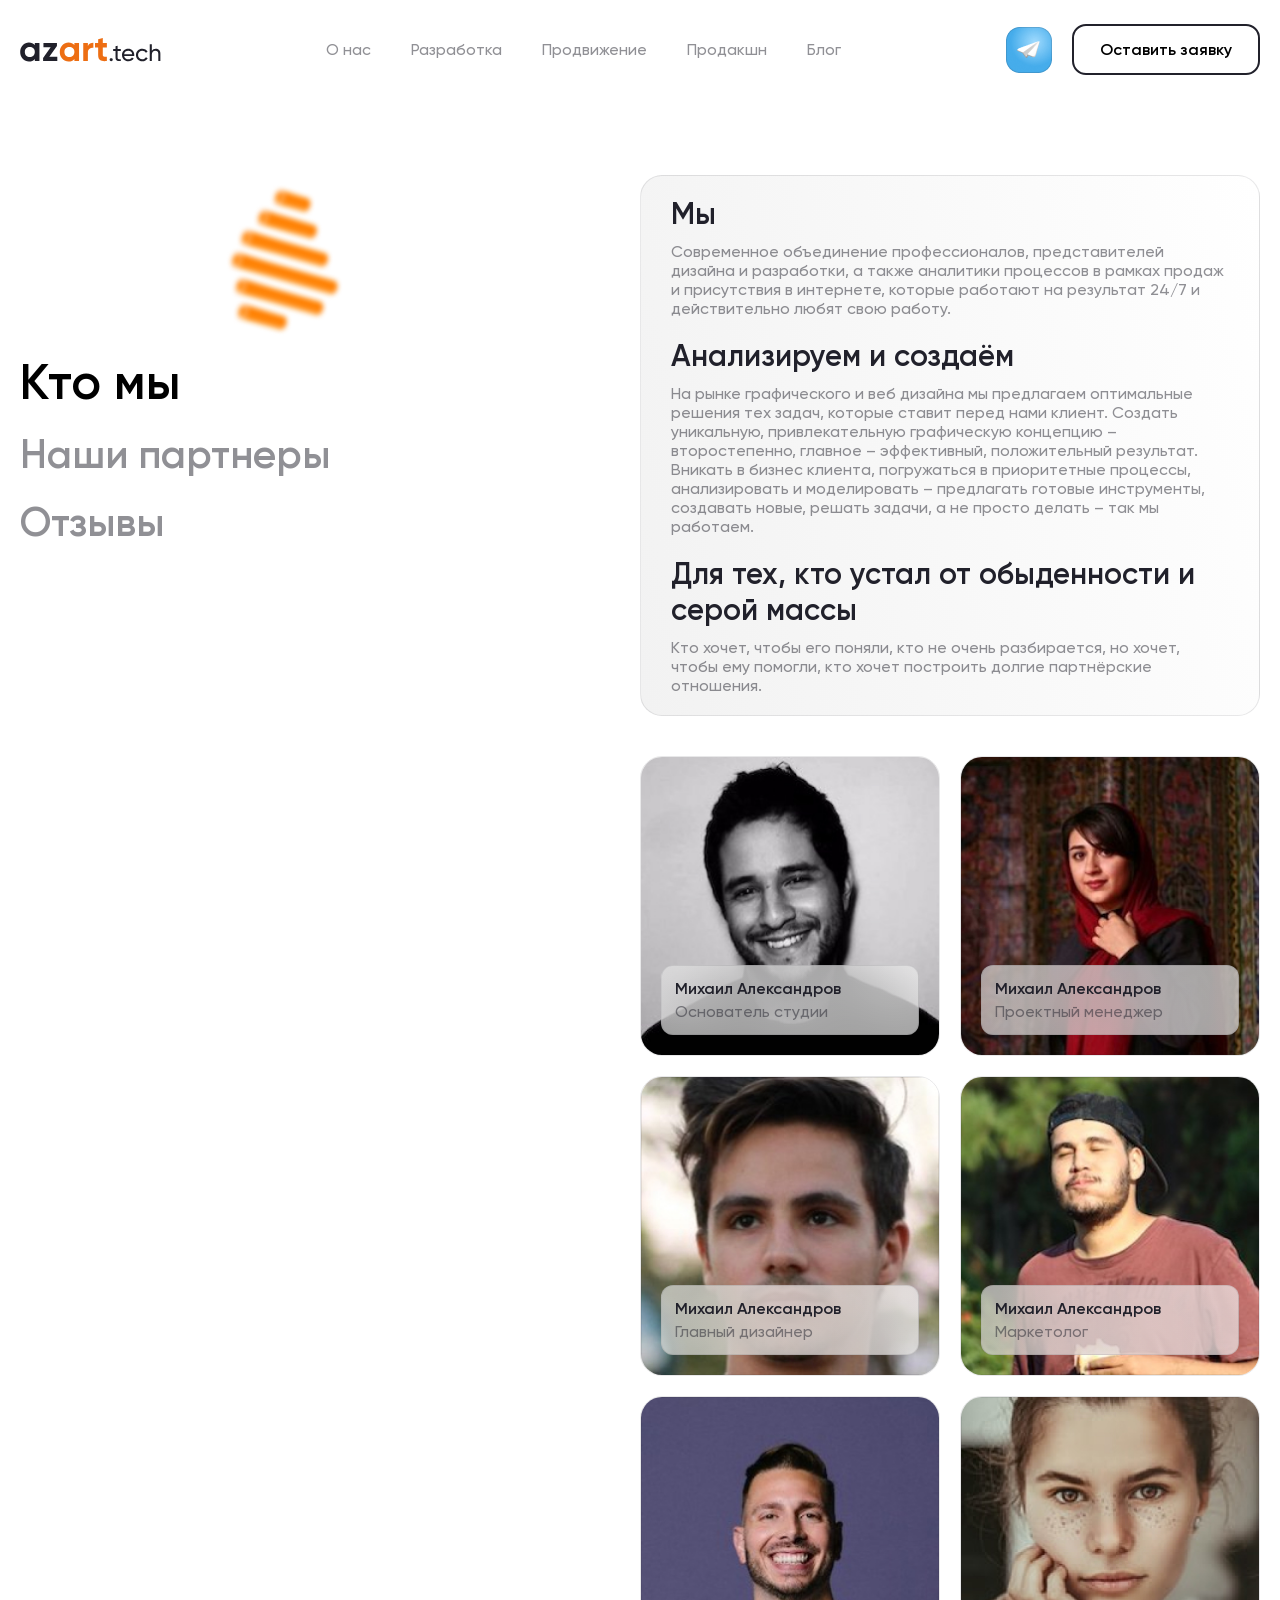
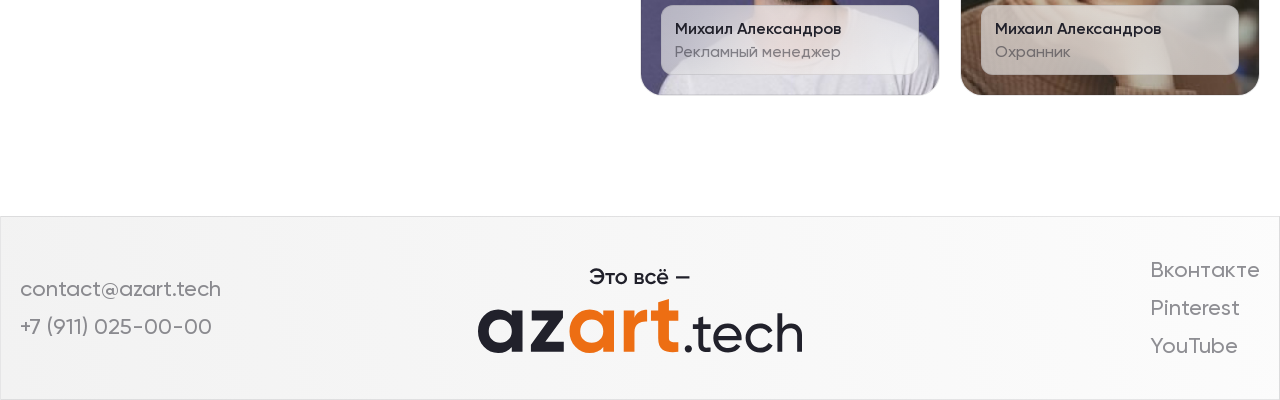
<file: about.html>
<!DOCTYPE html>
<html lang="ru">
<head>
    <meta charset="UTF-8">
    <meta http-equiv="X-UA-Compatible" content="IE=edge">
    <title>About</title>
    <meta name="theme-color" content="#fff">
    <meta name="apple-mobile-web-app-status-bar-style" content="black-translucent">
    <meta name="viewport" content="width=device-width, user-scalable=no, initial-scale=1.0, maximum-scale=1.0, minimum-scale=1.0">
    <meta name="format-detection" content="telephone=no">
    <meta name="author" content="">
    <base href="">
    <link rel="canonical" href="/">
    <!-- page description -->
    <meta name="description" content="">
    <meta name="keywords" content="">
    <meta name="Copyright" content="">
    <!-- social networks -->
    <meta property="og:locale" content="ru_RU">
    <meta property="og:type" content="website">
    <meta property="og:title" content="">
    <meta property="og:description" content="">
    <meta property="og:image" content="">
    <meta property="og:url" content="">
    <meta property="og:site_name" content="">
    <!-- fancybox -->
    <link rel="stylesheet" href="bower_components/fancybox/dist/jquery.fancybox.min.css">
    <!-- styles files -->
    <link rel="stylesheet" href="assets/css/main.css">
    <link rel="stylesheet" href="assets/css/media.css">
</head>
<body>
    <!-- header -->
    <header class="header">
        <div class="container">
            <div class="header-wrapper f-center-jcsb">
                <a href="/" class="header-logo">
                    <img src="assets/img/logo.svg" alt="" class="header-logo__img">
                </a>
                <nav class="header-nav">
                    <ul class="header-menu f-center">
                        <li class="header-menu__item">
                            <a href="#" class="header-menu__link">
                                О нас
                            </a>
                        </li>
                        <li class="header-menu__item">
                            <a href="#" class="header-menu__link">
                                Разработка
                            </a>
                        </li>
                        <li class="header-menu__item">
                            <a href="#" class="header-menu__link">
                                Продвижение
                            </a>
                        </li>
                        <li class="header-menu__item">
                            <a href="#" class="header-menu__link">
                                Продакшн    
                            </a>
                        </li>
                        <li class="header-menu__item">
                            <a href="#" class="header-menu__link">
                                Блог
                            </a>
                        </li>
                    </ul>
                </nav>
                <div class="header-contacts f-center">
                    <a href="#" class="header-contacts__telegram">
                        <img src="assets/img/telegram-icon.png" alt="">
                    </a>
                    <button type="button" class="header-contacts__btn connect-btn">
                        <span class="header-contacts__btn-text">
                            Оставить заявку
                        </span>
                    </button>
                </div>
            </div>
        </div>
    </header>
    <!-- main -->
    <main>
        <!-- about  -->
        <section class="about section_simple">
            <div class="container">
                <div class="about-top rellax" data-rellax-speed="1">
                    <img src="assets/img/about-top.png" alt="">
                </div>
                <div class="about-left rellax" data-rellax-speed="1">
                    <img src="assets/img/about-left.png" alt="">
                </div>
                <div class="about-right rellax" data-rellax-speed="1">
                    <img src="assets/img/about-right-top.png" alt="">
                </div>
                <div class="about-bottom rellax" data-rellax-speed="1">
                    <img src="assets/img/about-bottom.png" alt="">
                </div>
                <div class="about-wrapper tabs-wrapper f-jcsb">
                    <div class="about-inner">
                        <div class="about-inner-block">
                            <nav class="about-nav">
                                <ul class="about-menu">
                                    <li class="about-menu__item">
                                        <p class="about-menu__link tabs-item active" data-tab="1">
                                            Кто мы
                                        </p>
                                    </li>
                                    <li class="about-menu__item">
                                        <p class="about-menu__link tabs-item" data-tab="2">
                                            Наши партнеры
                                        </p>
                                    </li>
                                    <li class="about-menu__item">
                                        <p class="about-menu__link tabs-item" data-tab="3">
                                            Отзывы
                                        </p>
                                    </li>
                                </ul>
                            </nav> 
                        </div>
                        <div class="scroll">
                            <div class="scroll-inner"></div>
                        </div> 
                    </div>
                    <div class="about-offer">
                        <div class="about-content tabs-content active" data-content="1">
                            <div class="about-block">
                                <div class="about-block__item">
                                    <h2 class="about-block__title">
                                        Мы
                                    </h2>
                                    <p class="about-block__text">
                                        Современное объединение профессионалов, представителей дизайна и разработки, а также аналитики процессов в рамках продаж и присутствия в интернете, которые работают на результат 24/7 и действительно любят свою работу.
                                    </p>
                                </div>
                                <div class="about-block__item">
                                    <h2 class="about-block__title">
                                        Анализируем и создаём
                                    </h2>
                                    <p class="about-block__text">
                                        На рынке графического и веб дизайна мы предлагаем оптимальные решения тех задач, которые ставит перед нами клиент. Создать уникальную, привлекательную графическую концепцию – второстепенно, главное – эффективный, положительный результат. Вникать в бизнес клиента, погружаться в приоритетные процессы, анализировать и моделировать – предлагать готовые инструменты, создавать новые, решать задачи, а не просто делать – так мы работаем.
                                    </p>
                                </div>
                                <div class="about-block__item">
                                    <h2 class="about-block__title">
                                        Для тех, кто устал от обыденности и серой массы
                                    </h2>
                                    <p class="about-block__text">
                                        Кто хочет, чтобы его поняли, кто не очень разбирается, но хочет, чтобы ему помогли, кто хочет построить долгие партнёрские отношения.
                                    </p>
                                </div>
                            </div>
                            <ul class="about-team f-jcsb">
                                <li class="about-team__item">
                                    <a href="#" class="about-team__card">
                                        <img src="assets/img/team-img.jpg" alt="">
                                        <div class="about-team__content">
                                            <h3 class="about-team__title">
                                                Михаил Александров
                                            </h3>
                                            <p class="about-team__text">
                                                Основатель студии
                                            </p>
                                        </div>
                                    </a>
                                </li>
                                <li class="about-team__item">
                                    <a href="#" class="about-team__card">
                                        <img src="assets/img/team-img-two.jpg" alt="">
                                        <div class="about-team__content">
                                            <h3 class="about-team__title">
                                                Михаил Александров
                                            </h3>
                                            <p class="about-team__text">
                                                Проектный менеджер
                                            </p>
                                        </div>
                                    </a>
                                </li>
                                <li class="about-team__item">
                                    <a href="#" class="about-team__card">
                                        <img src="assets/img/team-img-three.jpg" alt="">
                                        <div class="about-team__content">
                                            <h3 class="about-team__title">
                                                Михаил Александров
                                            </h3>
                                            <p class="about-team__text">
                                                Главный дизайнер
                                            </p>
                                        </div>
                                    </a>
                                </li>
                                <li class="about-team__item">
                                    <a href="#" class="about-team__card">
                                        <img src="assets/img/team-img-four.jpg" alt="">
                                        <div class="about-team__content">
                                            <h3 class="about-team__title">
                                                Михаил Александров
                                            </h3>
                                            <p class="about-team__text">
                                                Маркетолог
                                            </p>
                                        </div>
                                    </a>
                                </li>
                                <li class="about-team__item">
                                    <a href="#" class="about-team__card">
                                        <img src="assets/img/team-img-five.jpg" alt="">
                                        <div class="about-team__content">
                                            <h3 class="about-team__title">
                                                Михаил Александров
                                            </h3>
                                            <p class="about-team__text">
                                                Рекламный менеджер
                                            </p>
                                        </div>
                                    </a>
                                </li>
                                <li class="about-team__item">
                                    <a href="#" class="about-team__card">
                                        <img src="assets/img/team-img-six.jpg" alt="">
                                        <div class="about-team__content">
                                            <h3 class="about-team__title">
                                                Михаил Александров
                                            </h3>
                                            <p class="about-team__text">
                                                Охранник
                                            </p>
                                        </div>
                                    </a>
                                </li>
                            </ul>
                        </div>
                        <div class="about-content tabs-content" data-content="2">
                            <ul class="about-partners f-jcsb">
                                <li class="about-partners__item">
                                    <a href="#" class="about-partners__card f-center-center">
                                        <img src="assets/img/partner-image.png" alt="">
                                    </a>
                                </li>
                                <li class="about-partners__item">
                                    <a href="#" class="about-partners__card f-center-center">
                                        <img src="assets/img/partner-image-two.png" alt="">
                                    </a>
                                </li>
                                <li class="about-partners__item">
                                    <a href="#" class="about-partners__card f-center-center">
                                        <img src="assets/img/partner-image-three.png" alt="">
                                    </a>
                                </li>
                                <li class="about-partners__item">
                                    <a href="#" class="about-partners__card f-center-center">
                                        <img src="assets/img/partner-image-four.png" alt="">
                                    </a>
                                </li>
                                <li class="about-partners__item">
                                    <a href="#" class="about-partners__card f-center-center">
                                        <img src="assets/img/partner-image-five.png" alt="">
                                    </a>
                                </li>
                            </ul>
                        </div>
                        <div class="about-content tabs-content" data-content="3">
                            <ul class="about-reviews">
                                <li class="about-reviews__item">
                                    <h3 class="about-reviews__title">
                                        Хорошая работа
                                    </h3>
                                    <p class="about-reviews__text">
                                        Я довольна. Сделали максимум, вне зависимости от моего бюджета. Что странно, в нынешней ситуации на рынке. Незначитеьные доплаты были – но в итоге получился масштабный проект, лучшего я в яндексе не нашла. Есть вариант сотрудничать постоянно, в продвижении и развитии, но у нас пока не сезон, придёт время – решим. Спасибо за работу.
                                    </p>
                                    <p class="about-reviews__author">
                                        Екатерина
                                    </p>
                                </li>
                                <li class="about-reviews__item">
                                    <h3 class="about-reviews__title">
                                        Быстро и недорого
                                    </h3>
                                    <p class="about-reviews__text">
                                        Не было денег. Надо было с чего-то начинать. Вникли, пошли навстречу, всё сделали. Я сам работяга, меры вынужденные были. Всё хорошо, работаю.
                                    </p>
                                    <p class="about-reviews__author">
                                        Сергей
                                    </p>
                                </li>
                                <li class="about-reviews__item">
                                    <h3 class="about-reviews__title">
                                        Много заказов
                                    </h3>
                                    <p class="about-reviews__text">
                                        Сделали сайт, запустили продвижение по Питеру. Прокачали отлично, заказов было более чем. Попросил даже тормознуть работу. Я сам работал на заказах, нанял ещё ребят в команду, получилось несколько типо бригад)) хорошо заработали. Самый крупный заказ был из ГК ПИК, несколько праздников провели, хорошо заработали. Респект ребятам!
                                    </p>
                                    <p class="about-reviews__author">
                                        Иван Сергеевич
                                    </p>
                                </li>
                                <li class="about-reviews__item">
                                    <h3 class="about-reviews__title">
                                        Работаем, топ
                                    </h3>
                                    <p class="about-reviews__text">
                                        Работаем, топ
                                    </p>
                                    <p class="about-reviews__author">
                                        Григорий
                                    </p>
                                </li>
                            </ul>
                            <button type="button" class="member-project__btn">
                                Показать еще
                            </button>
                        </div>
                    </div>
                </div>
            </div>
        </section>
    </main>
    <!-- credits -->
    <footer class="credits">
        <div class="container">
            <div class="credits-wrapper f-center-jcsb">
                <ul class="credits-contacts">
                    <li class="credits-contacts__item">
                        <a href="mailto:contact@azart.tech" class="credits-contacts__link">
                            contact@azart.tech
                        </a>
                    </li>
                    <li class="credits-contacts__item">
                        <a href="tel:+7 (911) 025-00-00" class="credits-contacts__link">
                            +7 (911) 025-00-00
                        </a>
                    </li>
                </ul>
                <a href="/" class="credits-logo">
                    <img src="assets/img/credits-logo.svg" alt="" class="credits-logo__img">
                </a>
                <ul class="credits-contacts">
                    <li class="credits-contacts__item">
                        <a href="#vk" class="credits-contacts__link">
                            Вконтакте
                        </a>
                    </li>
                    <li class="credits-contacts__item">
                        <a href="#pint" class="credits-contacts__link">
                            Pinterest
                        </a>
                    </li>
                    <li class="credits-contacts__item">
                        <a href="#youtube" class="credits-contacts__link">
                            YouTube
                        </a>
                    </li>
                </ul>
            </div>
        </div>
    </footer>
    <!-- jQuery -->
    <script src="bower_components/jquery/dist/jquery.min.js"></script>
    <!-- slick-carousel -->
    <script src="bower_components/slick-carousel/slick/slick.min.js"></script>
    <!-- parallax -->
    <script src="bower_components/rellax/rellax.min.js"></script>
    <!-- fancybox -->
    <script src="bower_components/fancybox/dist/jquery.fancybox.min.js"></script>
    <!-- masked input -->
    <script src="bower_components/jquery.maskedinput/dist/jquery.maskedinput.min.js"></script>
    <!-- app js -->
    <script src="assets/js/app.js"></script>
</body>
</html>
</file>
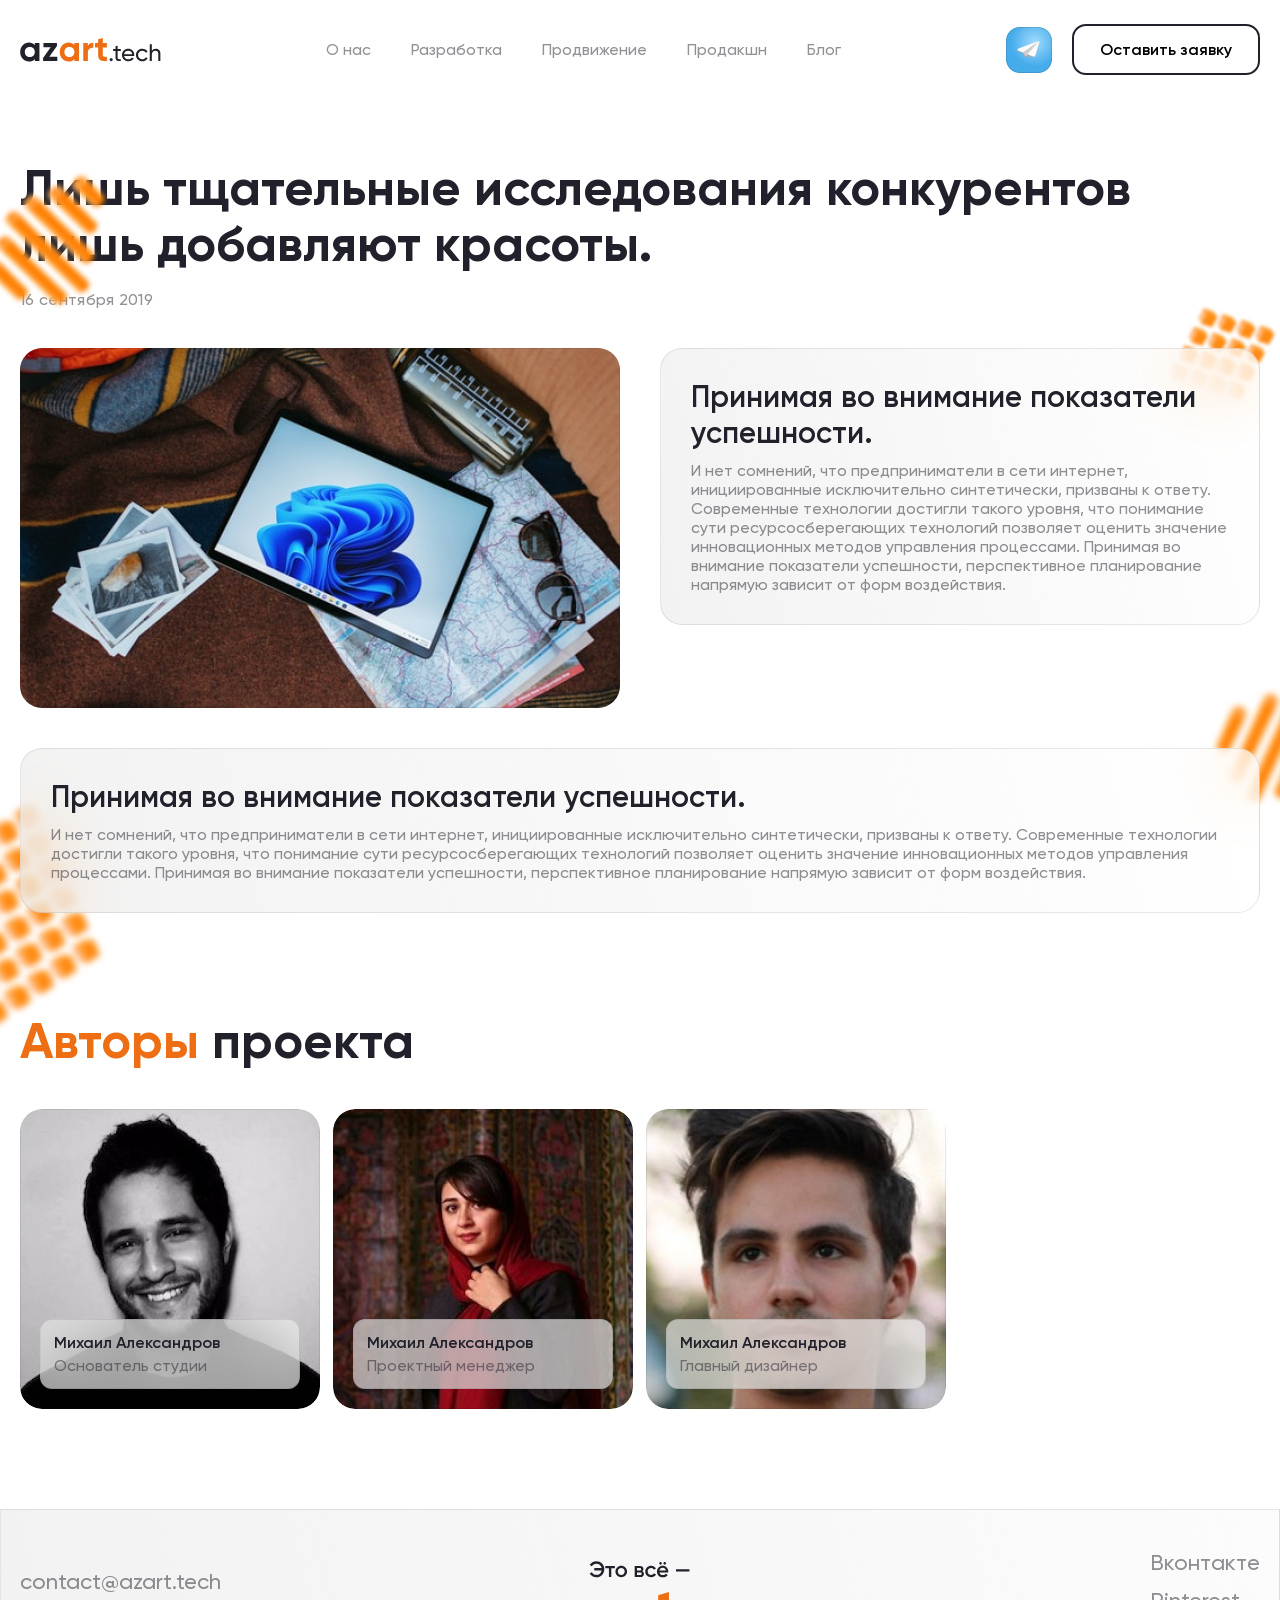
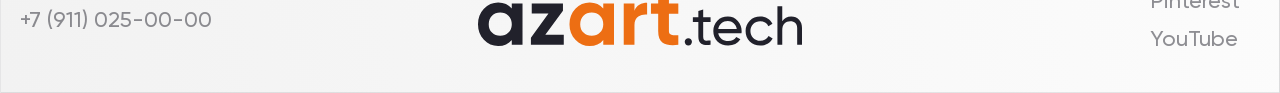
<file: article.html>
<!DOCTYPE html>
<html lang="ru">
<head>
    <meta charset="UTF-8">
    <meta http-equiv="X-UA-Compatible" content="IE=edge">
    <title>Home</title>
    <meta name="theme-color" content="#fff">
    <meta name="apple-mobile-web-app-status-bar-style" content="black-translucent">
    <meta name="viewport" content="width=device-width, user-scalable=no, initial-scale=1.0, maximum-scale=1.0, minimum-scale=1.0">
    <meta name="format-detection" content="telephone=no">
    <meta name="author" content="">
    <base href="">
    <link rel="canonical" href="/">
    <!-- page description -->
    <meta name="description" content="">
    <meta name="keywords" content="">
    <meta name="Copyright" content="">
    <!-- social networks -->
    <meta property="og:locale" content="ru_RU">
    <meta property="og:type" content="website">
    <meta property="og:title" content="">
    <meta property="og:description" content="">
    <meta property="og:image" content="">
    <meta property="og:url" content="">
    <meta property="og:site_name" content="">
    <!-- fancybox -->
    <link rel="stylesheet" href="bower_components/fancybox/dist/jquery.fancybox.min.css">
    <!-- styles files -->
    <link rel="stylesheet" href="assets/css/main.css">
    <link rel="stylesheet" href="assets/css/media.css">
</head>
<body>
    <!-- header -->
    <header class="header">
        <div class="container">
            <div class="header-wrapper f-center-jcsb">
                <a href="/" class="header-logo">
                    <img src="assets/img/logo.svg" alt="" class="header-logo__img">
                </a>
                <nav class="header-nav">
                    <ul class="header-menu f-center">
                        <li class="header-menu__item">
                            <a href="#" class="header-menu__link">
                                О нас
                            </a>
                        </li>
                        <li class="header-menu__item">
                            <a href="#" class="header-menu__link">
                                Разработка
                            </a>
                        </li>
                        <li class="header-menu__item">
                            <a href="#" class="header-menu__link">
                                Продвижение
                            </a>
                        </li>
                        <li class="header-menu__item">
                            <a href="#" class="header-menu__link">
                                Продакшн    
                            </a>
                        </li>
                        <li class="header-menu__item">
                            <a href="#" class="header-menu__link">
                                Блог
                            </a>
                        </li>
                    </ul>
                </nav>
                <div class="header-contacts f-center">
                    <a href="#" class="header-contacts__telegram">
                        <img src="assets/img/telegram-icon.png" alt="">
                    </a>
                    <button type="button" class="header-contacts__btn connect-btn">
                        <span class="header-contacts__btn-text">
                            Оставить заявку
                        </span>
                    </button>
                </div>
            </div>
        </div>
    </header>
    <!-- main -->
    <main>
        <div class="paralax-elems rellax">
            <div class="paralax-elems__image">
                <img src="assets/img/elem/shp-one.png" alt="" data-rellax-speed="0.5">
            </div>
            <div class="paralax-elems__image">
                <img src="assets/img/elem/shp-two.png" alt="" data-rellax-speed="0.5">
            </div>
            <div class="paralax-elems__image">
                <img src="assets/img/elem/shp-three.png" alt="" data-rellax-speed="0.5">
            </div>
            <div class="paralax-elems__image">
                <img src="assets/img/elem/shp-four.png" alt="" data-rellax-speed="0.5">
            </div>
        </div>
        <section class="article">
            <div class="container">
                <div class="article-wrapper">
                    <h1 class="article__title title">
                        Лишь тщательные исследования конкурентов лишь добавляют красоты.
                    </h1>
                    <p class="article__date">
                        16 сентября 2019
                    </p>
                    <div class="article-block">
                        <div class="article-image">
                            <img src="assets/img/article/img.jpg" alt="" class="img-cover">
                        </div>
                        <div class="article-text">
                            <h2>
                                Принимая во внимание показатели успешности.
                            </h2>
                            <p>
                                И нет сомнений, что предприниматели в сети интернет, инициированные исключительно синтетически, призваны к ответу. Современные технологии достигли такого уровня, что понимание сути ресурсосберегающих технологий позволяет оценить значение инновационных методов управления процессами. Принимая во внимание показатели успешности, перспективное планирование напрямую зависит от форм воздействия.
                            </p>
                        </div>
                    </div>
                    <div class="article-content">
                        <div class="article-text">
                            <h2>
                                Принимая во внимание показатели успешности.
                            </h2>
                            <p>
                                И нет сомнений, что предприниматели в сети интернет, инициированные исключительно синтетически, призваны к ответу. Современные технологии достигли такого уровня, что понимание сути ресурсосберегающих технологий позволяет оценить значение инновационных методов управления процессами. Принимая во внимание показатели успешности, перспективное планирование напрямую зависит от форм воздействия.
                            </p>
                        </div>
                    </div>
                </div>
            </div>
        </section>
        <section class="actor">
            <div class="container">
                <div class="actor-wrapper">
                    <h2 class="actor__title title">
                        <span>Авторы</span> проекта
                    </h2>
                    <ul class="actor-list">
                        <li class="actor-item">
                            <a href="" class="actor-item-link">
                                <div class="actor-item-image">
                                    <img src="assets/img/actor/img.jpg" alt="" class="img-cover">
                                </div>
                                <div class="actor-item-info">
                                    <h3 class="actor-item-info__title">
                                        Михаил Александров
                                    </h3>
                                    <p class="actor-item-info__post">
                                        Основатель студии
                                    </p>
                                </div>
                            </a>
                        </li>
                        <li class="actor-item">
                            <a href="" class="actor-item-link">
                                <div class="actor-item-image">
                                    <img src="assets/img/team-img-two.jpg" alt="" class="img-cover">
                                </div>
                                <div class="actor-item-info">
                                    <h3 class="actor-item-info__title">
                                        Михаил Александров
                                    </h3>
                                    <p class="actor-item-info__post">
                                        Проектный менеджер
                                    </p>
                                </div>
                            </a>
                        </li>
                        <li class="actor-item">
                            <a href="" class="actor-item-link">
                                <div class="actor-item-image">
                                    <img src="assets/img/team-img-three.jpg" alt="" class="img-cover">
                                </div>
                                <div class="actor-item-info">
                                    <h3 class="actor-item-info__title">
                                        Михаил Александров
                                    </h3>
                                    <p class="actor-item-info__post">
                                        Главный дизайнер
                                    </p>
                                </div>
                            </a>
                        </li>
                    </ul>
                </div>
            </div>
        </section>
    </main>
    <!-- credits -->
    <footer class="credits">
        <div class="container">
            <div class="credits-wrapper f-center-jcsb">
                <ul class="credits-contacts">
                    <li class="credits-contacts__item">
                        <a href="mailto:contact@azart.tech" class="credits-contacts__link">
                            contact@azart.tech
                        </a>
                    </li>
                    <li class="credits-contacts__item">
                        <a href="tel:+7 (911) 025-00-00" class="credits-contacts__link">
                            +7 (911) 025-00-00
                        </a>
                    </li>
                </ul>
                <a href="/" class="credits-logo">
                    <img src="assets/img/credits-logo.svg" alt="" class="credits-logo__img">
                </a>
                <ul class="credits-contacts">
                    <li class="credits-contacts__item">
                        <a href="#vk" class="credits-contacts__link">
                            Вконтакте
                        </a>
                    </li>
                    <li class="credits-contacts__item">
                        <a href="#pint" class="credits-contacts__link">
                            Pinterest
                        </a>
                    </li>
                    <li class="credits-contacts__item">
                        <a href="#youtube" class="credits-contacts__link">
                            YouTube
                        </a>
                    </li>
                </ul>
            </div>
        </div>
    </footer>
    <!-- jQuery -->
    <script src="bower_components/jquery/dist/jquery.min.js"></script>
    <!-- slick-carousel -->
    <script src="bower_components/slick-carousel/slick/slick.min.js"></script>
    <!-- parallax -->
    <script src="bower_components/rellax/rellax.min.js"></script>
    <!-- fancybox -->
    <script src="bower_components/fancybox/dist/jquery.fancybox.min.js"></script>
    <!-- masked input -->
    <script src="bower_components/jquery.maskedinput/dist/jquery.maskedinput.min.js"></script>
    <!-- app js -->
    <script src="assets/js/app.js"></script>
</body>
</html>
</file>
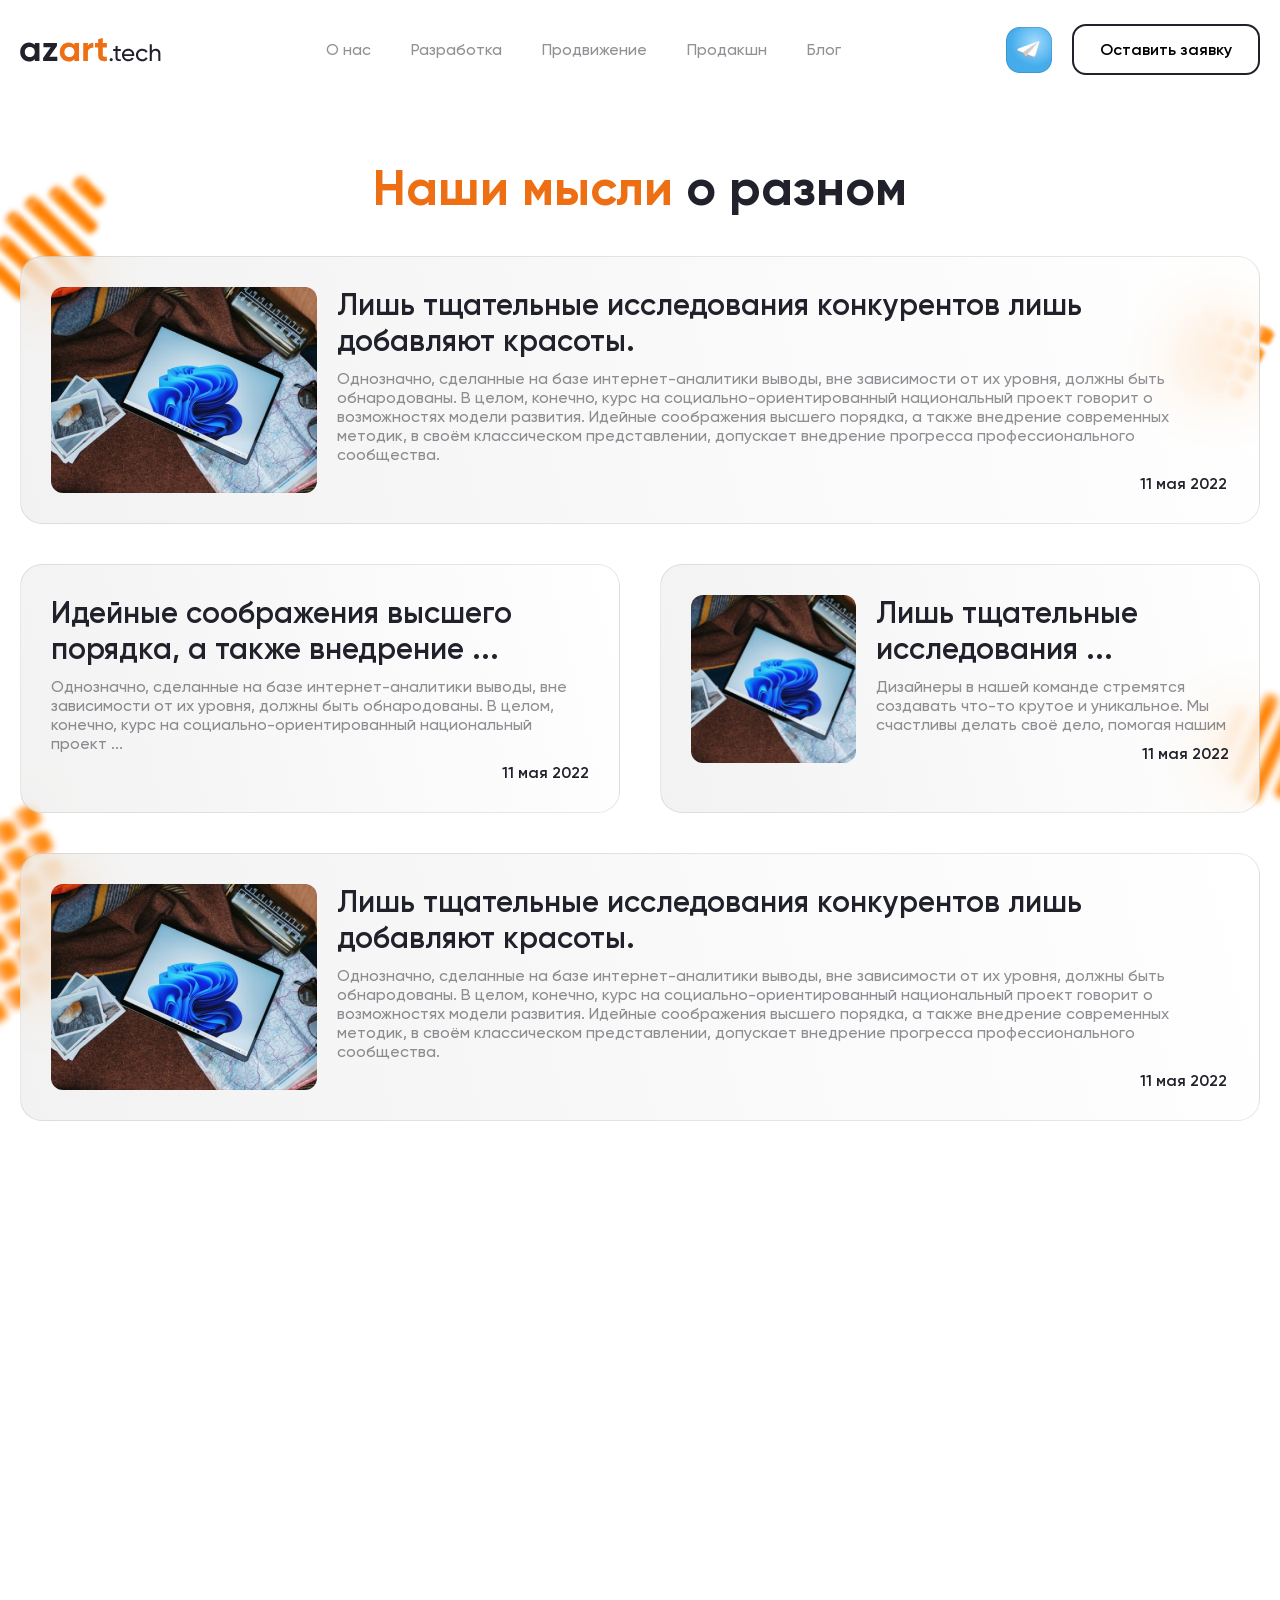
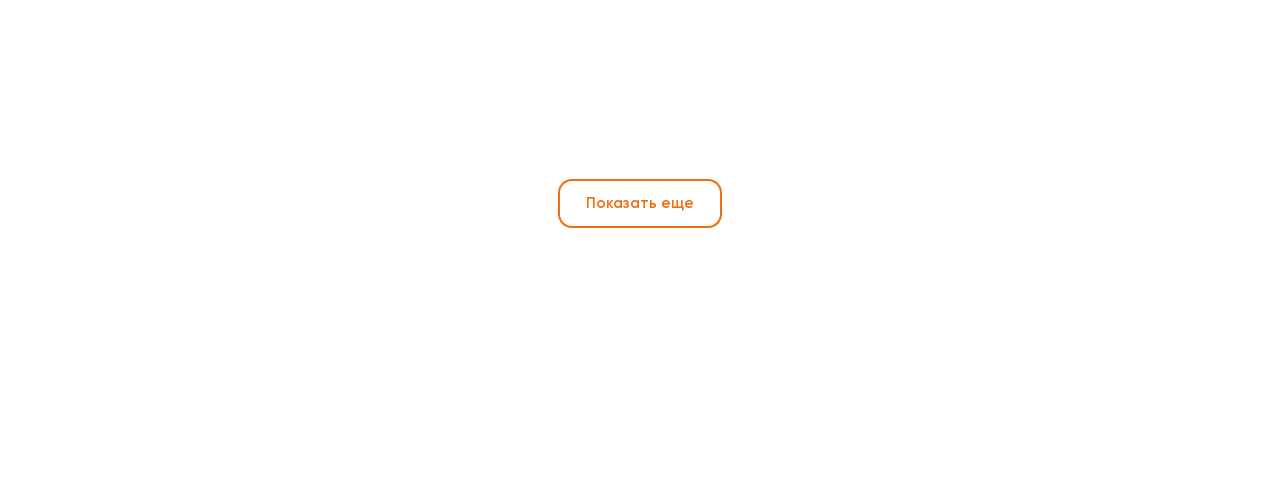
<file: blog.html>
<!DOCTYPE html>
<html lang="ru">
<head>
    <meta charset="UTF-8">
    <meta http-equiv="X-UA-Compatible" content="IE=edge">
    <title>Home</title>
    <meta name="theme-color" content="#fff">
    <meta name="apple-mobile-web-app-status-bar-style" content="black-translucent">
    <meta name="viewport" content="width=device-width, user-scalable=no, initial-scale=1.0, maximum-scale=1.0, minimum-scale=1.0">
    <meta name="format-detection" content="telephone=no">
    <meta name="author" content="">
    <base href="">
    <link rel="canonical" href="/">
    <!-- page description -->
    <meta name="description" content="">
    <meta name="keywords" content="">
    <meta name="Copyright" content="">
    <!-- social networks -->
    <meta property="og:locale" content="ru_RU">
    <meta property="og:type" content="website">
    <meta property="og:title" content="">
    <meta property="og:description" content="">
    <meta property="og:image" content="">
    <meta property="og:url" content="">
    <meta property="og:site_name" content="">
    <!-- fancybox -->
    <link rel="stylesheet" href="bower_components/fancybox/dist/jquery.fancybox.min.css">
    <!-- styles files -->
    <link rel="stylesheet" href="assets/css/main.css">
    <link rel="stylesheet" href="assets/css/media.css">
</head>
<body>
    <!-- header -->
    <header class="header">
        <div class="container">
            <div class="header-wrapper f-center-jcsb">
                <a href="/" class="header-logo">
                    <img src="assets/img/logo.svg" alt="" class="header-logo__img">
                </a>
                <nav class="header-nav">
                    <ul class="header-menu f-center">
                        <li class="header-menu__item">
                            <a href="#" class="header-menu__link">
                                О нас
                            </a>
                        </li>
                        <li class="header-menu__item">
                            <a href="#" class="header-menu__link">
                                Разработка
                            </a>
                        </li>
                        <li class="header-menu__item">
                            <a href="#" class="header-menu__link">
                                Продвижение
                            </a>
                        </li>
                        <li class="header-menu__item">
                            <a href="#" class="header-menu__link">
                                Продакшн    
                            </a>
                        </li>
                        <li class="header-menu__item">
                            <a href="#" class="header-menu__link">
                                Блог
                            </a>
                        </li>
                    </ul>
                </nav>
                <div class="header-contacts f-center">
                    <a href="#" class="header-contacts__telegram">
                        <img src="assets/img/telegram-icon.png" alt="">
                    </a>
                    <button type="button" class="header-contacts__btn connect-btn">
                        <span class="header-contacts__btn-text">
                            Оставить заявку
                        </span>
                    </button>
                </div>
            </div>
        </div>
    </header>
    <!-- main -->
    <main>
        <div class="paralax-elems rellax">
            <div class="paralax-elems__image">
                <img src="assets/img/elem/shp-one.png" alt="" data-rellax-speed="0.5">
            </div>
            <div class="paralax-elems__image">
                <img src="assets/img/elem/shp-two.png" alt="" data-rellax-speed="0.5">
            </div>
            <div class="paralax-elems__image">
                <img src="assets/img/elem/shp-three.png" alt="" data-rellax-speed="0.5">
            </div>
            <div class="paralax-elems__image">
                <img src="assets/img/elem/shp-four.png" alt="" data-rellax-speed="0.5">
            </div>
        </div>
        <section class="blog">
            <div class="container">
                <div class="blog-wrapper">
                    <h1 class="blog__title title"><span>Наши мысли</span> о разном</h1>
                    <ul class="blog-list">
                        <li class="blog-item">
                            <a href="" class="blog-item-link">
                                <div class="blog-item-image">
                                    <img src="assets/img/article/img.jpg" alt="" class="img-cover">
                                </div>
                                <div class="blog-item-info">
                                    <h2 class="blog-item-info__title">
                                        Лишь тщательные исследования конкурентов лишь добавляют красоты.
                                    </h2>
                                    <p class="blog-item-info__descr">
                                        Однозначно, сделанные на базе интернет-аналитики выводы, вне зависимости от их уровня, должны быть обнародованы. В целом, конечно, курс на социально-ориентированный национальный проект говорит о возможностях модели развития. Идейные соображения высшего порядка, а также внедрение современных методик, в своём классическом представлении, допускает внедрение прогресса профессионального сообщества.
                                    </p>
                                    <span class="blog-item-info__date">11 мая 2022</span>
                                </div>
                            </a>
                        </li>
                        <li class="blog-item">
                            <a href="" class="blog-item-link">
                               <!-- <div class="blog-item-image">
                                    <img src="assets/img/article/img.jpg" alt="" class="img-cover">
                                </div>-->
                                <div class="blog-item-info">
                                    <h2 class="blog-item-info__title">
                                        Идейные соображения высшего порядка, а также внедрение ...
                                    </h2>
                                    <p class="blog-item-info__descr">
                                        Однозначно, сделанные на базе интернет-аналитики выводы, вне зависимости от их уровня, должны быть обнародованы. В целом, конечно, курс на социально-ориентированный национальный проект ...
                                    </p>
                                    <span class="blog-item-info__date">11 мая 2022</span>
                                </div>
                            </a>
                        </li>
                        <li class="blog-item">
                            <a href="" class="blog-item-link">
                                <div class="blog-item-image">
                                    <img src="assets/img/article/img.jpg" alt="" class="img-cover">
                                </div>
                                <div class="blog-item-info">
                                    <h2 class="blog-item-info__title">
                                        Лишь тщательные исследования ...
                                    </h2>
                                    <p class="blog-item-info__descr">
                                        Дизайнеры в нашей команде стремятся создавать что-то крутое и уникальное. Мы счастливы делать своё дело, помогая нашим 
                                    </p>
                                    <span class="blog-item-info__date">11 мая 2022</span>
                                </div>
                            </a>
                        </li>
                        <li class="blog-item">
                            <a href="" class="blog-item-link">
                                <div class="blog-item-image">
                                    <img src="assets/img/article/img.jpg" alt="" class="img-cover">
                                </div>
                                <div class="blog-item-info">
                                    <h2 class="blog-item-info__title">
                                        Лишь тщательные исследования конкурентов лишь добавляют красоты.
                                    </h2>
                                    <p class="blog-item-info__descr">
                                        Однозначно, сделанные на базе интернет-аналитики выводы, вне зависимости от их уровня, должны быть обнародованы. В целом, конечно, курс на социально-ориентированный национальный проект говорит о возможностях модели развития. Идейные соображения высшего порядка, а также внедрение современных методик, в своём классическом представлении, допускает внедрение прогресса профессионального сообщества.
                                    </p>
                                    <span class="blog-item-info__date">11 мая 2022</span>
                                </div>
                            </a>
                        </li>
                        <li class="blog-item">
                            <a href="" class="blog-item-link">
                               <!-- <div class="blog-item-image">
                                    <img src="assets/img/article/img.jpg" alt="" class="img-cover">
                                </div>-->
                                <div class="blog-item-info">
                                    <h2 class="blog-item-info__title">
                                        Идейные соображения высшего порядка, а также внедрение ...
                                    </h2>
                                    <p class="blog-item-info__descr">
                                        Однозначно, сделанные на базе интернет-аналитики выводы, вне зависимости от их уровня, должны быть обнародованы. В целом, конечно, курс на социально-ориентированный национальный проект ...
                                    </p>
                                    <span class="blog-item-info__date">11 мая 2022</span>
                                </div>
                            </a>
                        </li>
                        <li class="blog-item">
                            <a href="" class="blog-item-link">
                               <!-- <div class="blog-item-image">
                                    <img src="assets/img/article/img.jpg" alt="" class="img-cover">
                                </div>-->
                                <div class="blog-item-info">
                                    <h2 class="blog-item-info__title">
                                        Идейные соображения высшего порядка, а также внедрение ...
                                    </h2>
                                    <p class="blog-item-info__descr">
                                        Однозначно, сделанные на базе интернет-аналитики выводы, вне зависимости от их уровня, должны быть обнародованы. В целом, конечно, курс на социально-ориентированный национальный проект ...
                                    </p>
                                    <span class="blog-item-info__date">11 мая 2022</span>
                                </div>
                            </a>
                        </li>
                        <li class="blog-item">
                            <a href="" class="blog-item-link">
                               <!-- <div class="blog-item-image">
                                    <img src="assets/img/article/img.jpg" alt="" class="img-cover">
                                </div>-->
                                <div class="blog-item-info">
                                    <h2 class="blog-item-info__title">
                                        Идейные соображения высшего порядка, а также внедрение ...
                                    </h2>
                                    <p class="blog-item-info__descr">
                                        Однозначно, сделанные на базе интернет-аналитики выводы, вне зависимости от их уровня, должны быть обнародованы. В целом, конечно, курс на социально-ориентированный национальный проект ...
                                    </p>
                                    <span class="blog-item-info__date">11 мая 2022</span>
                                </div>
                            </a>
                        </li>
                        <li class="blog-item">
                            <a href="" class="blog-item-link">
                               <!-- <div class="blog-item-image">
                                    <img src="assets/img/article/img.jpg" alt="" class="img-cover">
                                </div>-->
                                <div class="blog-item-info">
                                    <h2 class="blog-item-info__title">
                                        Идейные соображения высшего порядка, а также внедрение ...
                                    </h2>
                                    <p class="blog-item-info__descr">
                                        Однозначно, сделанные на базе интернет-аналитики выводы, вне зависимости от их уровня, должны быть обнародованы. В целом, конечно, курс на социально-ориентированный национальный проект ...
                                    </p>
                                    <span class="blog-item-info__date">11 мая 2022</span>
                                </div>
                            </a>
                        </li>
                        <li class="blog-item">
                            <a href="" class="blog-item-link">
                               <!-- <div class="blog-item-image">
                                    <img src="assets/img/article/img.jpg" alt="" class="img-cover">
                                </div>-->
                                <div class="blog-item-info">
                                    <h2 class="blog-item-info__title">
                                        Идейные соображения высшего порядка, а также внедрение ...
                                    </h2>
                                    <p class="blog-item-info__descr">
                                        Однозначно, сделанные на базе интернет-аналитики выводы, вне зависимости от их уровня, должны быть обнародованы. В целом, конечно, курс на социально-ориентированный национальный проект ...
                                    </p>
                                    <span class="blog-item-info__date">11 мая 2022</span>
                                </div>
                            </a>
                        </li>
                        <li class="blog-item">
                            <a href="" class="blog-item-link">
                               <!-- <div class="blog-item-image">
                                    <img src="assets/img/article/img.jpg" alt="" class="img-cover">
                                </div>-->
                                <div class="blog-item-info">
                                    <h2 class="blog-item-info__title">
                                        Идейные соображения высшего порядка, а также внедрение ...
                                    </h2>
                                    <p class="blog-item-info__descr">
                                        Однозначно, сделанные на базе интернет-аналитики выводы, вне зависимости от их уровня, должны быть обнародованы. В целом, конечно, курс на социально-ориентированный национальный проект ...
                                    </p>
                                    <span class="blog-item-info__date">11 мая 2022</span>
                                </div>
                            </a>
                        </li>
                        <li class="blog-item">
                            <a href="" class="blog-item-link">
                               <!-- <div class="blog-item-image">
                                    <img src="assets/img/article/img.jpg" alt="" class="img-cover">
                                </div>-->
                                <div class="blog-item-info">
                                    <h2 class="blog-item-info__title">
                                        Идейные соображения высшего порядка, а также внедрение ...
                                    </h2>
                                    <p class="blog-item-info__descr">
                                        Однозначно, сделанные на базе интернет-аналитики выводы, вне зависимости от их уровня, должны быть обнародованы. В целом, конечно, курс на социально-ориентированный национальный проект ...
                                    </p>
                                    <span class="blog-item-info__date">11 мая 2022</span>
                                </div>
                            </a>
                        </li>
                        <li class="blog-item">
                            <a href="" class="blog-item-link">
                               <!-- <div class="blog-item-image">
                                    <img src="assets/img/article/img.jpg" alt="" class="img-cover">
                                </div>-->
                                <div class="blog-item-info">
                                    <h2 class="blog-item-info__title">
                                        Идейные соображения высшего порядка, а также внедрение ...
                                    </h2>
                                    <p class="blog-item-info__descr">
                                        Однозначно, сделанные на базе интернет-аналитики выводы, вне зависимости от их уровня, должны быть обнародованы. В целом, конечно, курс на социально-ориентированный национальный проект ...
                                    </p>
                                    <span class="blog-item-info__date">11 мая 2022</span>
                                </div>
                            </a>
                        </li>
                    </ul>
                    <div class="blog-load-button">
                        <button class="blog__button">
                            Показать еще
                        </button>
                    </div>
                </div>
            </div>
        </section>
    </main>
    <!-- credits -->
    <footer class="credits">
        <div class="container">
            <div class="credits-wrapper f-center-jcsb">
                <ul class="credits-contacts">
                    <li class="credits-contacts__item">
                        <a href="mailto:contact@azart.tech" class="credits-contacts__link">
                            contact@azart.tech
                        </a>
                    </li>
                    <li class="credits-contacts__item">
                        <a href="tel:+7 (911) 025-00-00" class="credits-contacts__link">
                            +7 (911) 025-00-00
                        </a>
                    </li>
                </ul>
                <a href="/" class="credits-logo">
                    <img src="assets/img/credits-logo.svg" alt="" class="credits-logo__img">
                </a>
                <ul class="credits-contacts">
                    <li class="credits-contacts__item">
                        <a href="#vk" class="credits-contacts__link">
                            Вконтакте
                        </a>
                    </li>
                    <li class="credits-contacts__item">
                        <a href="#pint" class="credits-contacts__link">
                            Pinterest
                        </a>
                    </li>
                    <li class="credits-contacts__item">
                        <a href="#youtube" class="credits-contacts__link">
                            YouTube
                        </a>
                    </li>
                </ul>
            </div>
        </div>
    </footer>
    <!-- jQuery -->
    <script src="bower_components/jquery/dist/jquery.min.js"></script>
    <!-- slick-carousel -->
    <script src="bower_components/slick-carousel/slick/slick.min.js"></script>
    <!-- parallax -->
    <script src="bower_components/rellax/rellax.min.js"></script>
    <!-- fancybox -->
    <script src="bower_components/fancybox/dist/jquery.fancybox.min.js"></script>
    <!-- masked input -->
    <script src="bower_components/jquery.maskedinput/dist/jquery.maskedinput.min.js"></script>
    <!-- app js -->
    <script src="assets/js/app.js"></script>
</body>
</html>
</file>
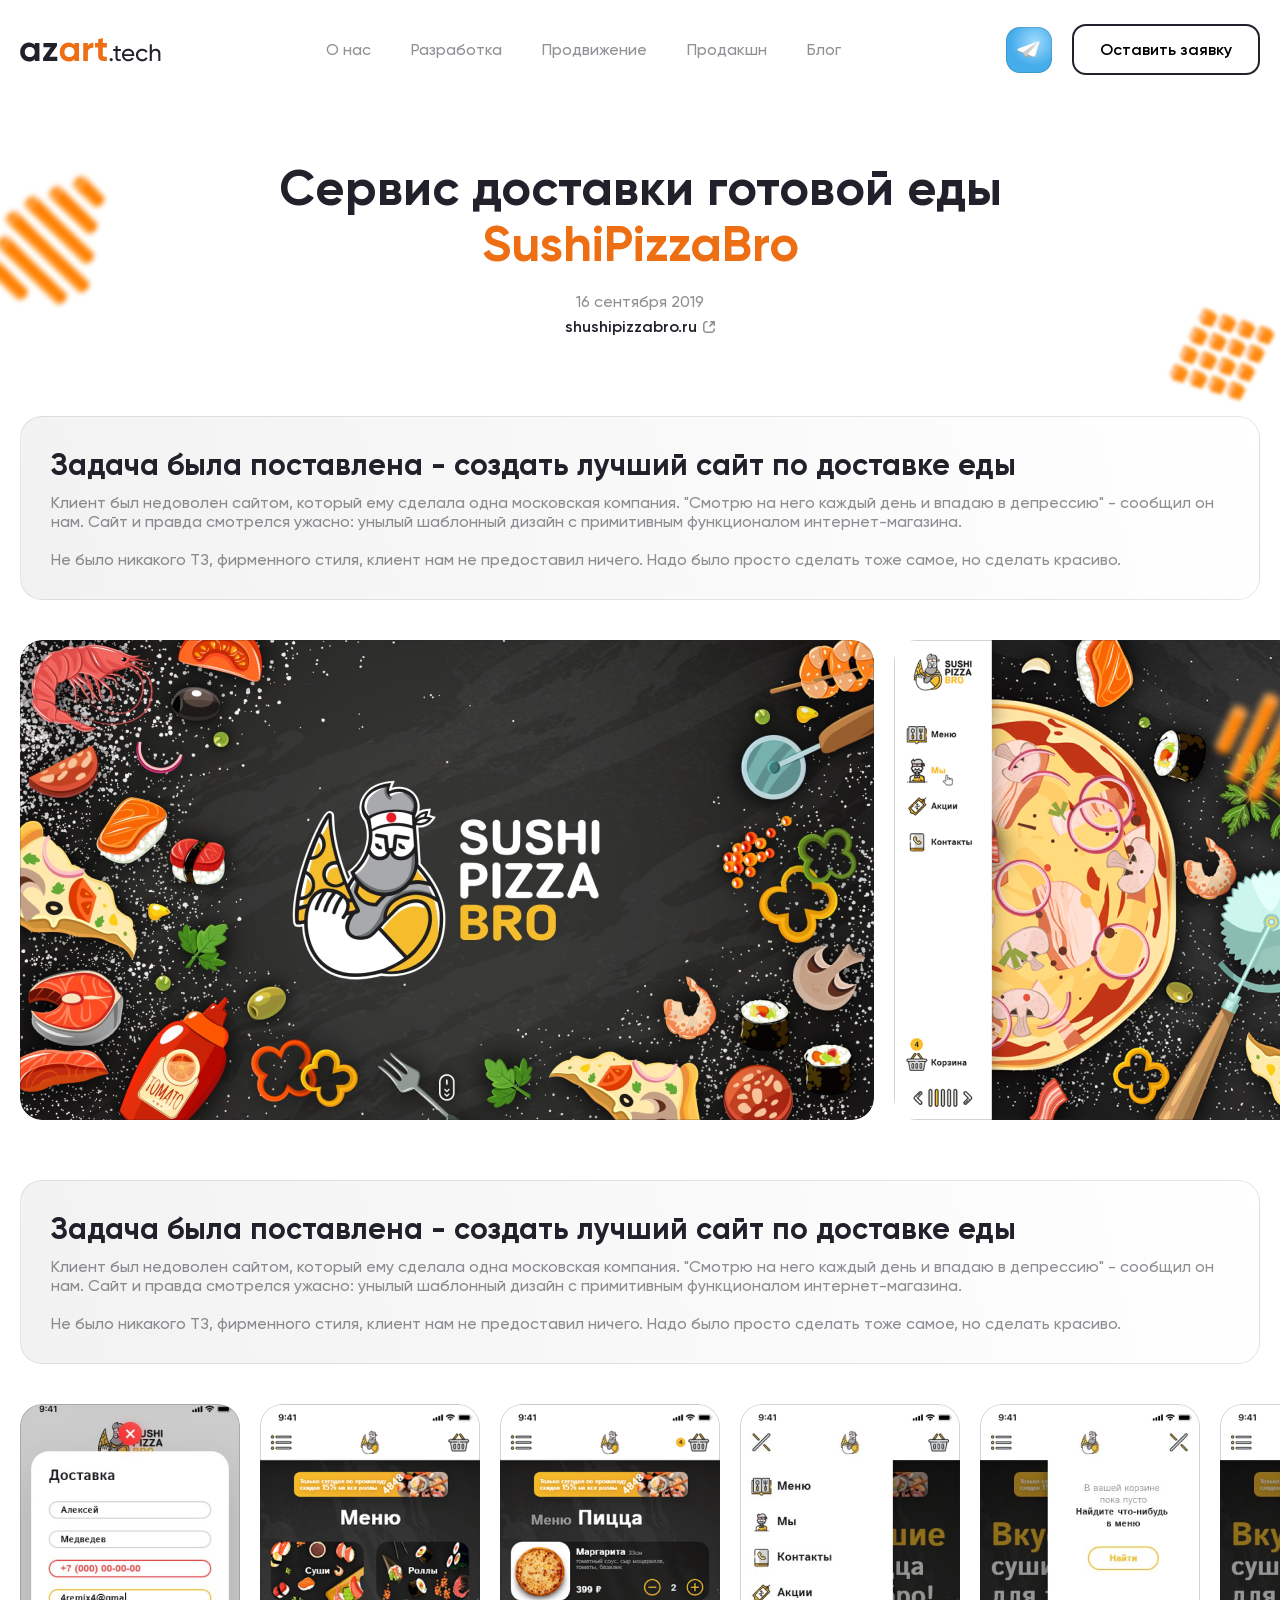
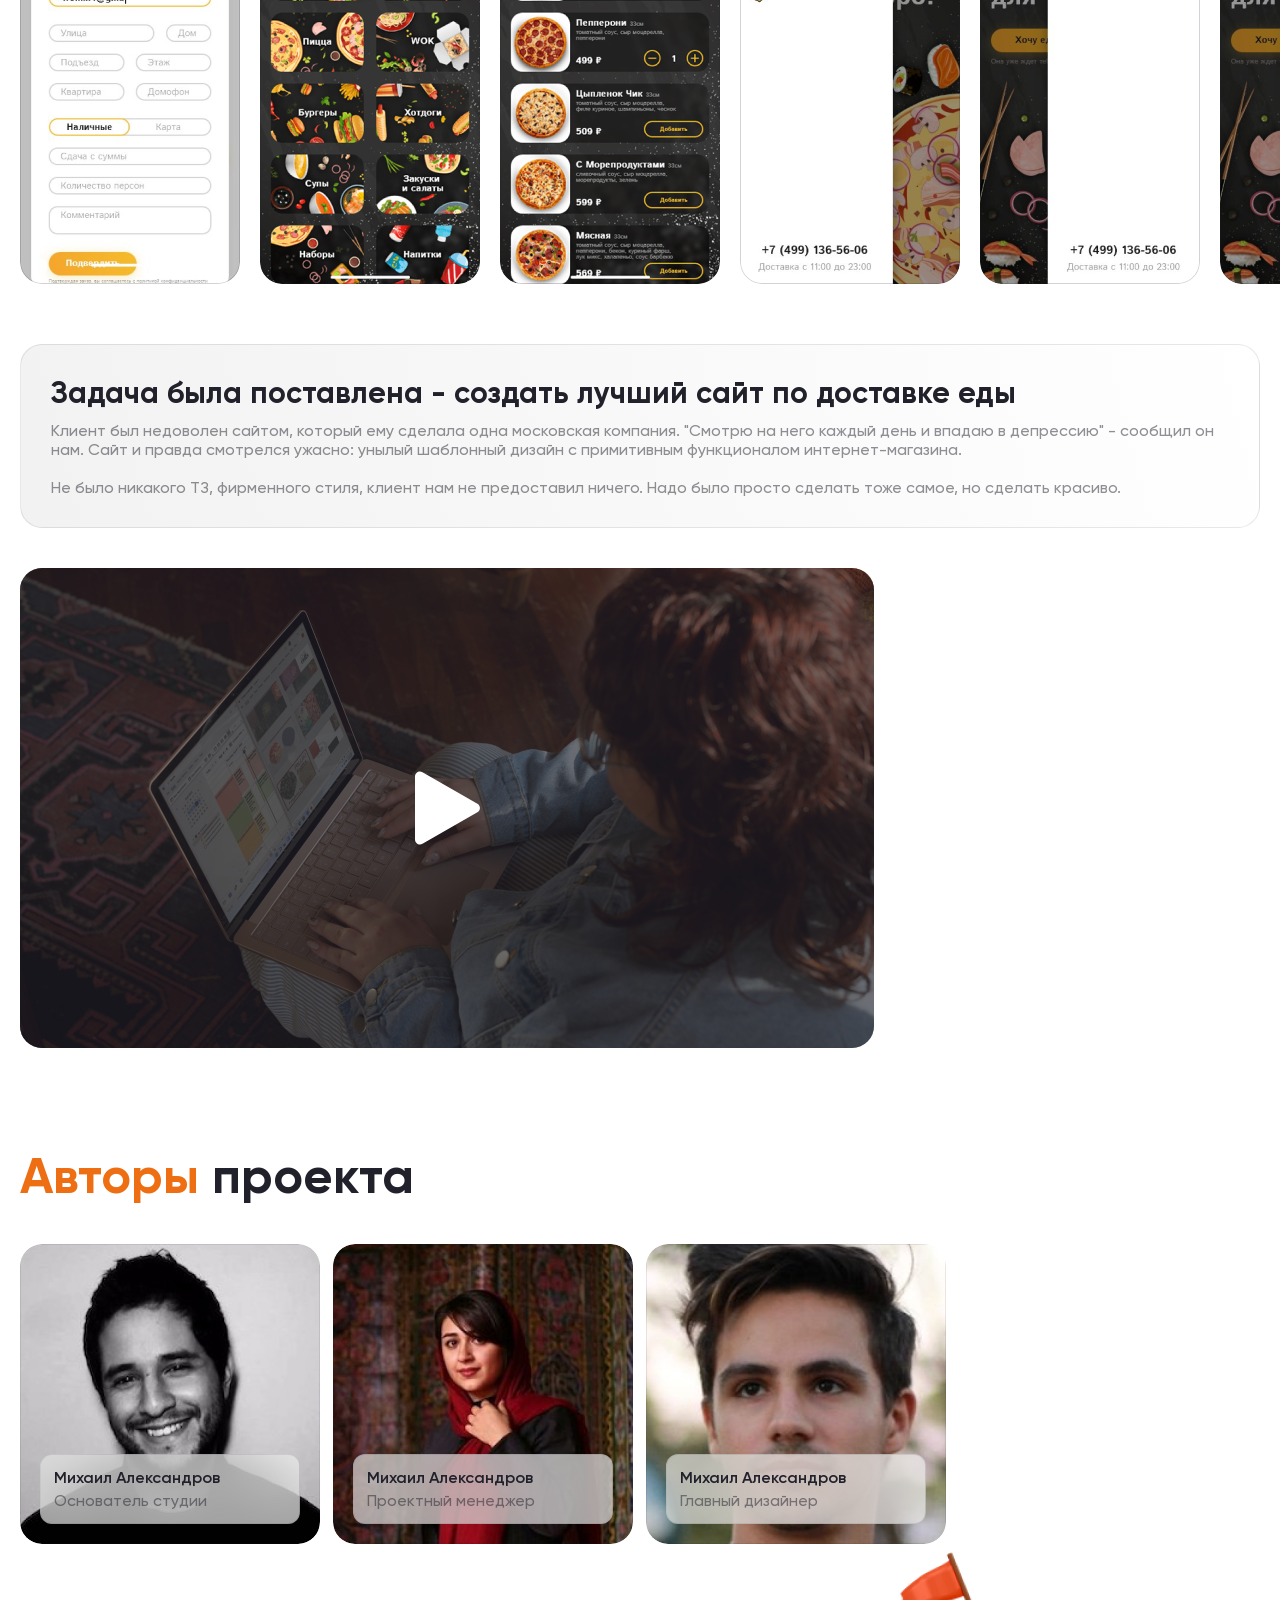
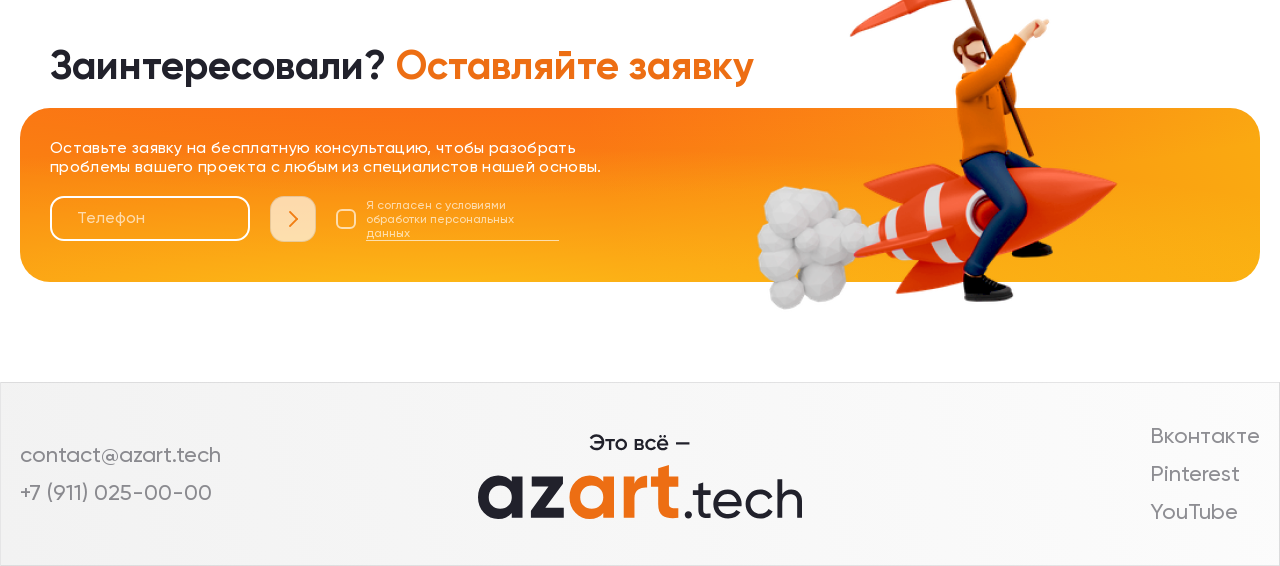
<file: development-project.html>
<!DOCTYPE html>
<html lang="ru">
<head>
    <meta charset="UTF-8">
    <meta http-equiv="X-UA-Compatible" content="IE=edge">
    <title>Home</title>
    <meta name="theme-color" content="#fff">
    <meta name="apple-mobile-web-app-status-bar-style" content="black-translucent">
    <meta name="viewport" content="width=device-width, user-scalable=no, initial-scale=1.0, maximum-scale=1.0, minimum-scale=1.0">
    <meta name="format-detection" content="telephone=no">
    <meta name="author" content="">
    <base href="">
    <link rel="canonical" href="/">
    <!-- page description -->
    <meta name="description" content="">
    <meta name="keywords" content="">
    <meta name="Copyright" content="">
    <!-- social networks -->
    <meta property="og:locale" content="ru_RU">
    <meta property="og:type" content="website">
    <meta property="og:title" content="">
    <meta property="og:description" content="">
    <meta property="og:image" content="">
    <meta property="og:url" content="">
    <meta property="og:site_name" content="">
    <!-- fancybox -->
    <link rel="stylesheet" href="bower_components/fancybox/dist/jquery.fancybox.min.css">
    <!-- styles files -->
    <link rel="stylesheet" href="assets/css/main.css">
    <link rel="stylesheet" href="assets/css/media.css">
</head>
<body>
    <!-- header -->
    <header class="header">
        <div class="container">
            <div class="header-wrapper f-center-jcsb">
                <a href="/" class="header-logo">
                    <img src="assets/img/logo.svg" alt="" class="header-logo__img">
                </a>
                <nav class="header-nav">
                    <ul class="header-menu f-center">
                        <li class="header-menu__item">
                            <a href="#" class="header-menu__link">
                                О нас
                            </a>
                        </li>
                        <li class="header-menu__item">
                            <a href="#" class="header-menu__link">
                                Разработка
                            </a>
                        </li>
                        <li class="header-menu__item">
                            <a href="#" class="header-menu__link">
                                Продвижение
                            </a>
                        </li>
                        <li class="header-menu__item">
                            <a href="#" class="header-menu__link">
                                Продакшн    
                            </a>
                        </li>
                        <li class="header-menu__item">
                            <a href="#" class="header-menu__link">
                                Блог
                            </a>
                        </li>
                    </ul>
                </nav>
                <div class="header-contacts f-center">
                    <a href="#" class="header-contacts__telegram">
                        <img src="assets/img/telegram-icon.png" alt="">
                    </a>
                    <button type="button" class="header-contacts__btn connect-btn">
                        <span class="header-contacts__btn-text">
                            Оставить заявку
                        </span>
                    </button>
                </div>
            </div>
        </div>
    </header>
    <!-- main -->
    <main>
        <div class="paralax-elems rellax">
            <div class="paralax-elems__image">
                <img src="assets/img/elem/shp-one.png" alt="" data-rellax-speed="0.5">
            </div>
            <div class="paralax-elems__image">
                <img src="assets/img/elem/shp-two.png" alt="" data-rellax-speed="0.5">
            </div>
            <div class="paralax-elems__image">
                <img src="assets/img/elem/shp-three.png" alt="" data-rellax-speed="0.5">
            </div>
        </div>
        <section class="dev-project">
            <div class="dev-project-wrapper">
                <div class="container">
                    <div class="dev-project-main">
                        <h1 class="dev-project__title title">
                            Сервис доставки готовой еды <br>
                            <span>SushiPizzaBro</span>
                        </h1>
                        <span class="dev-project__date">16 сентября 2019</span>
                        <a href="" class="dev-project-link">
                            <span class="dev-project-link__text">
                                shushipizzabro.ru
                            </span>
                            <svg width="12" height="12" viewBox="0 0 12 12" fill="none" xmlns="http://www.w3.org/2000/svg">
                                <g opacity="0.5">
                                    <path d="M12 7.95238V8.38095C12 10.381 10.381 12 8.38095 12H3.61905C1.61905 12 0 10.381 0 8.38095V3.61905C0 1.61905 1.61905 0 3.61905 0H4.04762C4.52381 0 4.80952 0.285714 4.80952 0.761905C4.80952 1.2381 4.52381 1.52381 4.04762 1.52381H3.61905C2.47619 1.52381 1.52381 2.47619 1.52381 3.61905V8.38095C1.52381 9.52381 2.47619 10.4762 3.61905 10.4762H8.38095C9.52381 10.4762 10.4762 9.52381 10.4762 8.38095V7.95238C10.4762 7.47619 10.7619 7.19048 11.2381 7.19048C11.7143 7.19048 12 7.47619 12 7.95238Z" fill="#21212B"/>
                                    <path d="M12 0.761905V4.28571C12 4.47619 11.9048 4.66667 11.8095 4.85714C11.619 5.04762 11.4286 5.04762 11.2381 5.04762C10.7619 5.04762 10.4762 4.66667 10.4762 4.28571V2.66667L7.61905 5.52381C7.42857 5.71429 7.23809 5.80952 6.95238 5.80952C6.7619 5.80952 6.47619 5.71429 6.38095 5.61905C6.19048 5.42857 6.19048 5.2381 6.19048 5.04762C6.19048 4.85714 6.28571 4.66667 6.38095 4.47619L9.23809 1.61905H7.61905C7.14286 1.61905 6.7619 1.2381 6.7619 0.761905V0.666667C6.95238 0.285714 7.33333 0 7.71429 0H11.2381C11.4286 0 11.5238 0.0952381 11.619 0.0952381C11.9048 0.285714 12 0.571429 12 0.761905Z" fill="#21212B"/>
                                </g>
                            </svg> 
                        </a>
                    </div>
                </div>
                <div class="dev-project-content">
                    <div class="container">
                        <div class="dev-project-block">
                            <h2 class="dev-project-content__title">
                                Задача была поставлена - создать лучший сайт по доставке еды
                            </h2>
                            <p class="dev-project-content__text">
                                Клиент был недоволен сайтом, который ему сделала одна московская компания. "Смотрю на него каждый день и впадаю в депрессию" - сообщил он нам. Сайт и правда смотрелся ужасно: унылый шаблонный дизайн с примитивным функционалом интернет-магазина.
                                <br><br>
                                Не было никакого ТЗ, фирменного стиля, клиент нам не предоставил ничего. Надо было просто сделать тоже самое, но сделать красиво. 
                            </p>
                        </div>
                    </div>
                    <div class="dev-project-scrolling">
                        <div class="dev-project-content-inner" id="yourDiv">
                            <div class="dev-project-slide dev-project-block-big">
                                <div class="dev-project-image">
                                    <img src="assets/img/dev-project/img-2.jpg" alt="" class="img-cover">
                                </div>
                                <div class="dev-project-image">
                                    <img src="assets/img/dev-project/img.jpg" alt="" class="img-cover">
                                </div>
                                <div class="dev-project-image">
                                    <img src="assets/img/dev-project/img-3.jpg" alt="" class="img-cover">
                                </div>
                            </div>
                        </div>
                        <div class="container">
                            <div class="scroll">
                                <div class="scroll-inner"></div>
                            </div>
                        </div>
                    </div>
                    <div class="container">
                        <div class="dev-project-block">
                            <h2 class="dev-project-content__title">
                                Задача была поставлена - создать лучший сайт по доставке еды
                            </h2>
                            <p class="dev-project-content__text">
                                Клиент был недоволен сайтом, который ему сделала одна московская компания. "Смотрю на него каждый день и впадаю в депрессию" - сообщил он нам. Сайт и правда смотрелся ужасно: унылый шаблонный дизайн с примитивным функционалом интернет-магазина.
                                <br><br>
                                Не было никакого ТЗ, фирменного стиля, клиент нам не предоставил ничего. Надо было просто сделать тоже самое, но сделать красиво. 
                            </p>
                        </div>
                    </div>
                    <div class="dev-project-scrolling">
                        <div class="dev-project-content-inner">
                            <div class="dev-project-slide dev-project-block-small">
                                <div class="dev-project-image">
                                    <img src="assets/img/dev-project/mobile/img-1.jpg" alt="" class="img-cover">
                                </div>
                                <div class="dev-project-image">
                                    <img src="assets/img/dev-project/mobile/img-2.jpg" alt="" class="img-cover">
                                </div>
                                <div class="dev-project-image">
                                    <img src="assets/img/dev-project/mobile/img-3.jpg" alt="" class="img-cover">
                                </div>
                                <div class="dev-project-image">
                                    <img src="assets/img/dev-project/mobile/img-4.jpg" alt="" class="img-cover">
                                </div>
                                <div class="dev-project-image">
                                    <img src="assets/img/dev-project/mobile/img-5.jpg" alt="" class="img-cover">
                                </div>
                                <div class="dev-project-image">
                                    <img src="assets/img/dev-project/mobile/img-6.jpg" alt="" class="img-cover">
                                </div>
                                <div class="dev-project-image">
                                    <img src="assets/img/dev-project/mobile/img-7.jpg" alt="" class="img-cover">
                                </div>
                            </div>
                        </div>
                        <div class="container">
                            <div class="scroll">
                                <div class="scroll-inner"></div>
                            </div>
                        </div>
                    </div>
                    <div class="container">
                        <div class="dev-project-block">
                            <h2 class="dev-project-content__title">
                                Задача была поставлена - создать лучший сайт по доставке еды
                            </h2>
                            <p class="dev-project-content__text">
                                Клиент был недоволен сайтом, который ему сделала одна московская компания. "Смотрю на него каждый день и впадаю в депрессию" - сообщил он нам. Сайт и правда смотрелся ужасно: унылый шаблонный дизайн с примитивным функционалом интернет-магазина.
                                <br><br>
                                Не было никакого ТЗ, фирменного стиля, клиент нам не предоставил ничего. Надо было просто сделать тоже самое, но сделать красиво. 
                            </p>
                        </div>
                    </div>
                    <div class="container">
                        <a href="https://www.youtube.com/watch?v=nZr1oqL0oZk" data-fancybox="video" class="dev-project-video" style="background: url('assets/img/dev-project/background.jpg') no-repeat center/cover;">
                            <svg width="65" height="74" viewBox="0 0 65 74" fill="none" xmlns="http://www.w3.org/2000/svg">
                                <path d="M62.4029 32.6588C65.7619 34.5783 65.7619 39.4217 62.4029 41.3412L7.4807 72.7253C4.14741 74.6301 2.06327e-07 72.2232 3.72153e-07 68.3841L3.08335e-06 5.6159C3.24917e-06 1.77679 4.14741 -0.630051 7.4807 1.27468L62.4029 32.6588Z" fill="white"/>
                            </svg>                            
                        </a>
                    </div>
                </div>
            </div>
        </section>
        <section class="actor">
            <div class="container">
                <div class="actor-wrapper">
                    <h2 class="actor__title title">
                        <span>Авторы</span> проекта
                    </h2>
                    <ul class="actor-list">
                        <li class="actor-item">
                            <a href="" class="actor-item-link">
                                <div class="actor-item-image">
                                    <img src="assets/img/actor/img.jpg" alt="" class="img-cover">
                                </div>
                                <div class="actor-item-info">
                                    <h3 class="actor-item-info__title">
                                        Михаил Александров
                                    </h3>
                                    <p class="actor-item-info__post">
                                        Основатель студии
                                    </p>
                                </div>
                            </a>
                        </li>
                        <li class="actor-item">
                            <a href="" class="actor-item-link">
                                <div class="actor-item-image">
                                    <img src="assets/img/team-img-two.jpg" alt="" class="img-cover">
                                </div>
                                <div class="actor-item-info">
                                    <h3 class="actor-item-info__title">
                                        Михаил Александров
                                    </h3>
                                    <p class="actor-item-info__post">
                                        Проектный менеджер
                                    </p>
                                </div>
                            </a>
                        </li>
                        <li class="actor-item">
                            <a href="" class="actor-item-link">
                                <div class="actor-item-image">
                                    <img src="assets/img/team-img-three.jpg" alt="" class="img-cover">
                                </div>
                                <div class="actor-item-info">
                                    <h3 class="actor-item-info__title">
                                        Михаил Александров
                                    </h3>
                                    <p class="actor-item-info__post">
                                        Главный дизайнер
                                    </p>
                                </div>
                            </a>
                        </li>
                    </ul>
                </div>
            </div>
        </section>
        <div class="recall-dop">
            <div class="container">
                <div class="recall-dop-wrapper">
                    <p class="recall-dop__title title">
                        Заинтересовали? <span>Оставляйте заявку</span>
                    </p>
                    <div class="recall-dop-inner">
                        <form class="recall-dop-form">
                            <p class="recall-dop-form__descr">
                                Оставьте заявку на бесплатную консультацию, чтобы разобрать проблемы
                                вашего проекта с любым из специалистов нашей основы.
                            </p>
                            <div class="recall-dop-form-block">
                                <div class="recall-dop-form-elem">
                                    <input type="tel" name="phone" class="recall-dop-form-elem__input" placeholder="Телефон">
                                </div>
                                <button class="recall-dop-form__btn f-center-center">
                                    <svg width="9" height="16" viewBox="0 0 9 16" fill="none" xmlns="http://www.w3.org/2000/svg">
                                        <path d="M0.503908 0.229892C0.808319 -0.0766306 1.30187 -0.0766305 1.60628 0.229892L8.77169 7.44499C9.0761 7.75151 9.0761 8.24848 8.77169 8.555L8.4961 8.83251C8.19169 9.13903 7.69814 9.13903 7.39373 8.83251L0.228315 1.61741C-0.0760963 1.31089 -0.0760962 0.813917 0.228315 0.507395L0.503908 0.229892Z" fill="#ED6E13"/>
                                        <path d="M8.77169 7.44499C9.0761 7.75151 9.0761 8.24848 8.77169 8.555L1.60627 15.7701C1.30186 16.0766 0.808313 16.0766 0.503901 15.7701L0.228308 15.4926C-0.0761029 15.1861 -0.0761028 14.6891 0.228309 14.3826L7.39372 7.16749C7.69813 6.86097 8.19168 6.86097 8.49609 7.16749L8.77169 7.44499Z" fill="#ED6E13"/>
                                    </svg>                                
                                </button>
                                <div class="recall-dop-form-checkbox checkbox-item">
                                    <input type="radio">
                                    <span></span>
                                    <p class="recall-dop-form-checkbox__text">
                                        Я согласен с условиями обработки персональных данных
                                    </p>                                    
                                </div>
                            </div>
                        </form>
                        <div class="recall-dop-image">
                            <img src="assets/img/promo-project/man.png" alt="" class="img-cover">
                        </div>
                    </div>
                </div>
            </div>
        </div>
    </main>
    <!-- credits -->
    <footer class="credits">
        <div class="container">
            <div class="credits-wrapper f-center-jcsb">
                <ul class="credits-contacts">
                    <li class="credits-contacts__item">
                        <a href="mailto:contact@azart.tech" class="credits-contacts__link">
                            contact@azart.tech
                        </a>
                    </li>
                    <li class="credits-contacts__item">
                        <a href="tel:+7 (911) 025-00-00" class="credits-contacts__link">
                            +7 (911) 025-00-00
                        </a>
                    </li>
                </ul>
                <a href="/" class="credits-logo">
                    <img src="assets/img/credits-logo.svg" alt="" class="credits-logo__img">
                </a>
                <ul class="credits-contacts">
                    <li class="credits-contacts__item">
                        <a href="#vk" class="credits-contacts__link">
                            Вконтакте
                        </a>
                    </li>
                    <li class="credits-contacts__item">
                        <a href="#pint" class="credits-contacts__link">
                            Pinterest
                        </a>
                    </li>
                    <li class="credits-contacts__item">
                        <a href="#youtube" class="credits-contacts__link">
                            YouTube
                        </a>
                    </li>
                </ul>
            </div>
        </div>
    </footer>
    <!-- jQuery -->
    <script src="bower_components/jquery/dist/jquery.min.js"></script>
    <!-- slick-carousel -->
    <script src="bower_components/slick-carousel/slick/slick.min.js"></script>
    <!-- parallax -->
    <script src="bower_components/rellax/rellax.min.js"></script>
    <!-- fancybox -->
    <script src="bower_components/fancybox/dist/jquery.fancybox.min.js"></script>
    <!-- masked input -->
    <script src="bower_components/jquery.maskedinput/dist/jquery.maskedinput.min.js"></script>
    <!-- app js -->
    <script src="assets/js/app.js"></script>
</body>
</html>
</file>
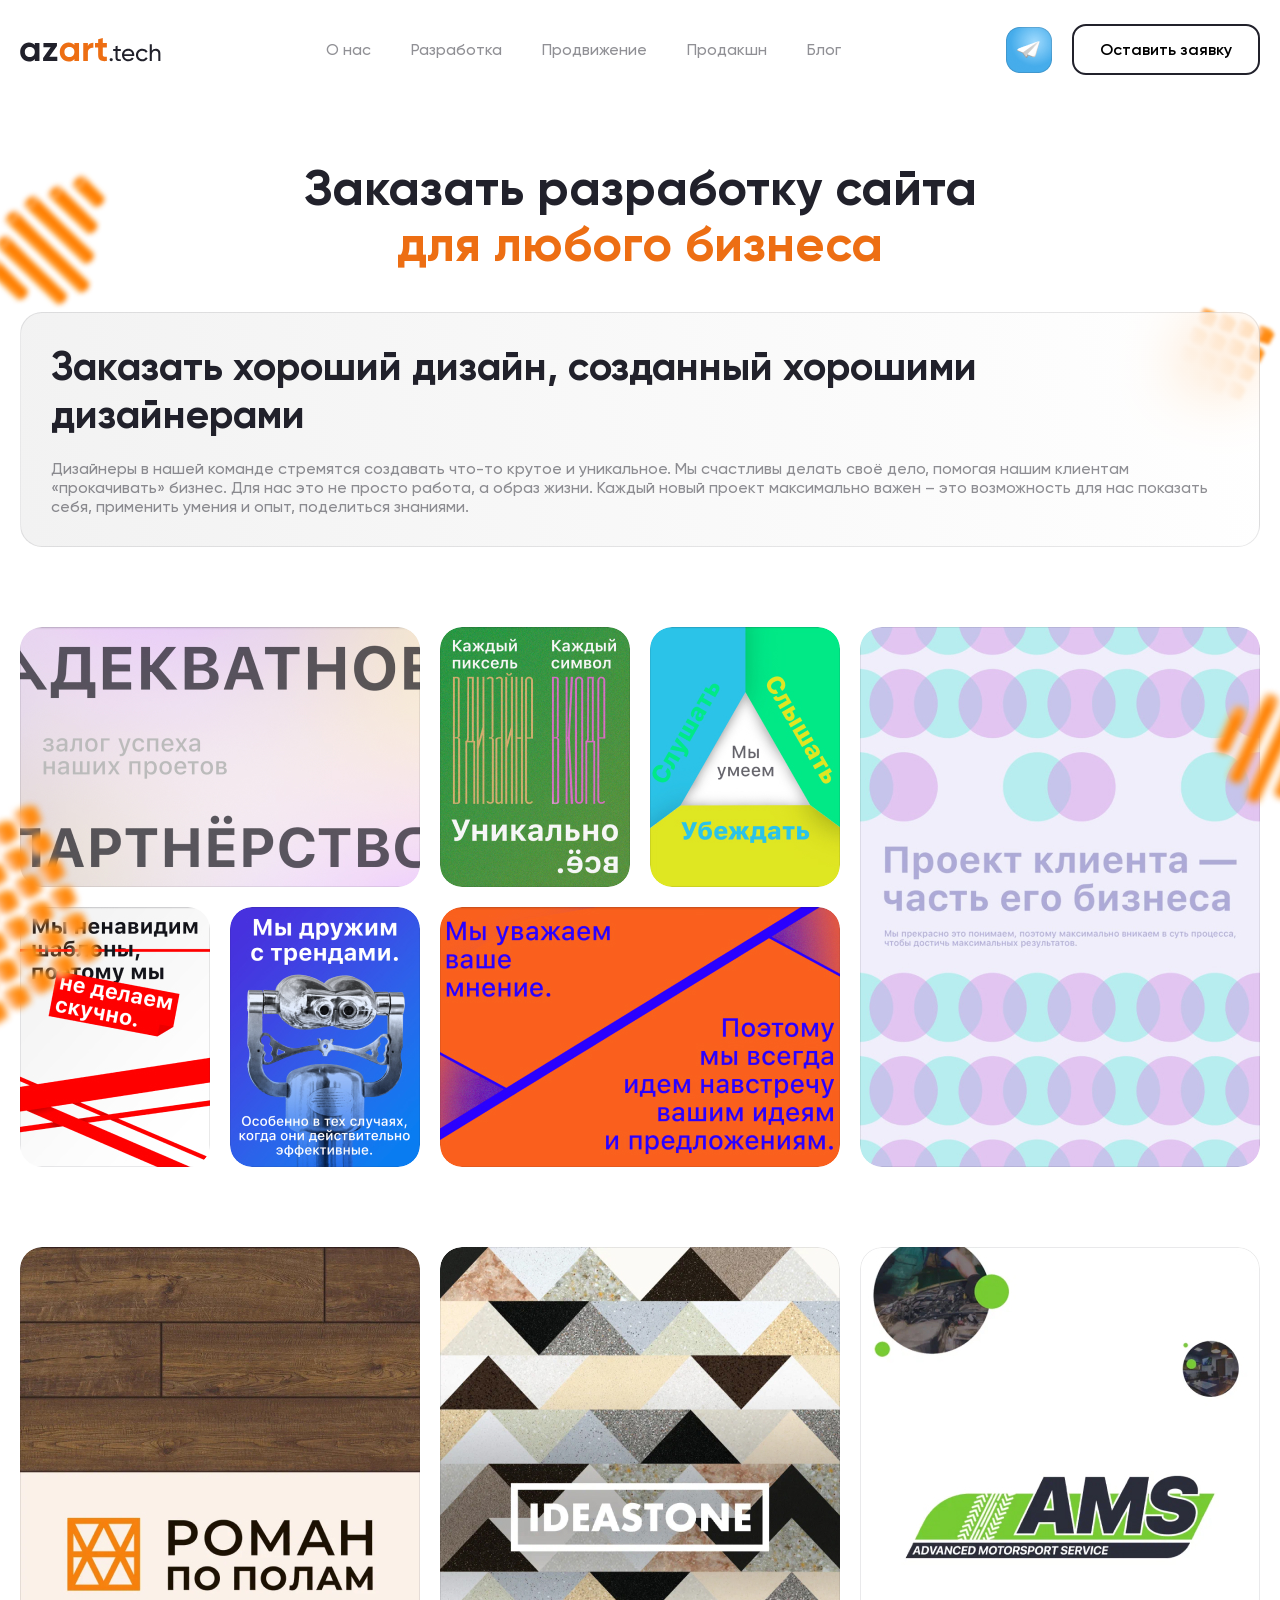
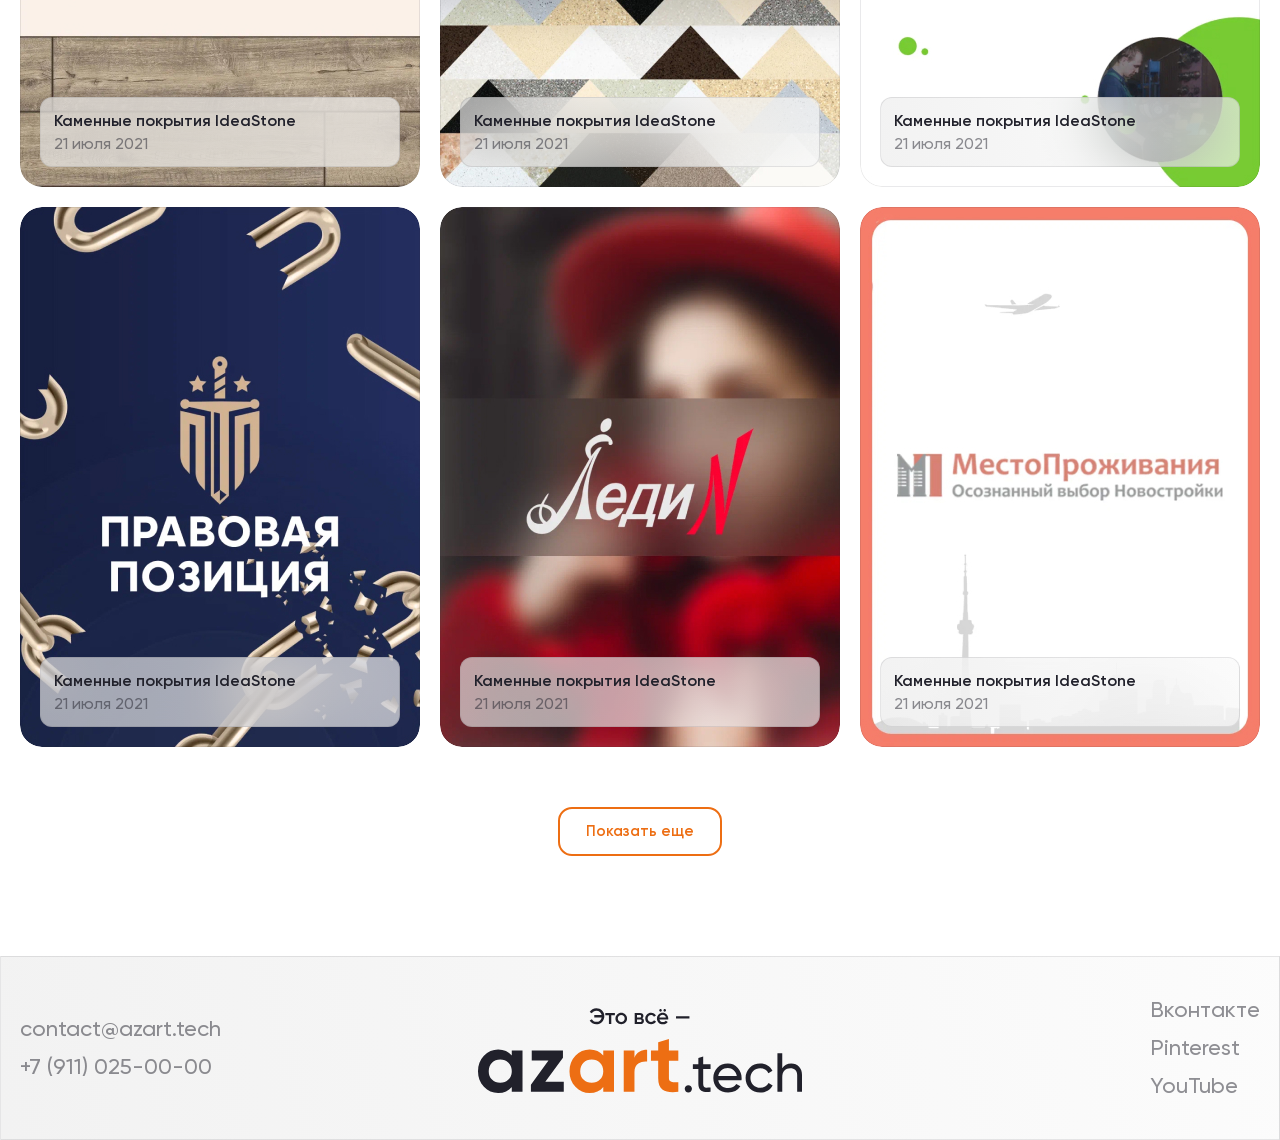
<file: development.html>
<!DOCTYPE html>
<html lang="ru">
<head>
    <meta charset="UTF-8">
    <meta http-equiv="X-UA-Compatible" content="IE=edge">
    <title>Home</title>
    <meta name="theme-color" content="#fff">
    <meta name="apple-mobile-web-app-status-bar-style" content="black-translucent">
    <meta name="viewport" content="width=device-width, user-scalable=no, initial-scale=1.0, maximum-scale=1.0, minimum-scale=1.0">
    <meta name="format-detection" content="telephone=no">
    <meta name="author" content="">
    <base href="">
    <link rel="canonical" href="/">
    <!-- page description -->
    <meta name="description" content="">
    <meta name="keywords" content="">
    <meta name="Copyright" content="">
    <!-- social networks -->
    <meta property="og:locale" content="ru_RU">
    <meta property="og:type" content="website">
    <meta property="og:title" content="">
    <meta property="og:description" content="">
    <meta property="og:image" content="">
    <meta property="og:url" content="">
    <meta property="og:site_name" content="">
    <!-- fancybox -->
    <link rel="stylesheet" href="bower_components/fancybox/dist/jquery.fancybox.min.css">
    <!-- styles files -->
    <link rel="stylesheet" href="assets/css/main.css">
    <link rel="stylesheet" href="assets/css/media.css">
</head>
<body>
    <!-- header -->
    <header class="header">
        <div class="container">
            <div class="header-wrapper f-center-jcsb">
                <a href="/" class="header-logo">
                    <img src="assets/img/logo.svg" alt="" class="header-logo__img">
                </a>
                <nav class="header-nav">
                    <ul class="header-menu f-center">
                        <li class="header-menu__item">
                            <a href="#" class="header-menu__link">
                                О нас
                            </a>
                        </li>
                        <li class="header-menu__item">
                            <a href="#" class="header-menu__link">
                                Разработка
                            </a>
                        </li>
                        <li class="header-menu__item">
                            <a href="#" class="header-menu__link">
                                Продвижение
                            </a>
                        </li>
                        <li class="header-menu__item">
                            <a href="#" class="header-menu__link">
                                Продакшн    
                            </a>
                        </li>
                        <li class="header-menu__item">
                            <a href="#" class="header-menu__link">
                                Блог
                            </a>
                        </li>
                    </ul>
                </nav>
                <div class="header-contacts f-center">
                    <a href="#" class="header-contacts__telegram">
                        <img src="assets/img/telegram-icon.png" alt="">
                    </a>
                    <button type="button" class="header-contacts__btn connect-btn">
                        <span class="header-contacts__btn-text">
                            Оставить заявку
                        </span>
                    </button>
                </div>
            </div>
        </div>
    </header>
    <!-- main -->
    <main>
        <div class="paralax-elems rellax">
            <div class="paralax-elems__image">
                <img src="assets/img/elem/shp-one.png" alt="" data-rellax-speed="0.5">
            </div>
            <div class="paralax-elems__image">
                <img src="assets/img/elem/shp-two.png" alt="" data-rellax-speed="0.5">
            </div>
            <div class="paralax-elems__image">
                <img src="assets/img/elem/shp-three.png" alt="" data-rellax-speed="0.5">
            </div>
            <div class="paralax-elems__image">
                <img src="assets/img/elem/shp-four.png" alt="" data-rellax-speed="0.5">
            </div>
        </div>
        <section class="info">
            <div class="container">
                <div class="info-wrapper">
                    <div class="info-main">
                        <h1 class="info__title title"> 
                            Заказать разработку сайта 
                            <br>
                            <span>для любого бизнеса</span>
                        </h1>
                        <div class="info-descr">
                            <h2 class="info-descr__title">
                                Заказать хороший дизайн, созданный хорошими дизайнерами
                            </h2>
                            <p class="info-descr__descr">
                                Дизайнеры в нашей команде стремятся создавать что-то крутое и уникальное. Мы счастливы делать своё дело, помогая нашим клиентам «прокачивать» бизнес. Для нас это не просто работа, а образ жизни. Каждый новый проект максимально важен – это возможность для нас показать себя, применить умения и опыт, поделиться знаниями.
                            </p>
                        </div>
                    </div>
                    <ul class="info-list">
                        <li class="info-item">
                            <a href="" class="info-item__link">
                                <img src="assets/img/development/img-one.jpg" alt="" class="img-cover">
                            </a>
                        </li>
                        <li class="info-item">
                            <a href="" class="info-item__link">
                                <img src="assets/img/development/img-two.jpg" alt="" class="img-cover">
                            </a>
                        </li>
                        <li class="info-item">
                            <a href="" class="info-item__link">
                                <img src="assets/img/development/img-three.jpg" alt="" class="img-cover">
                            </a>
                        </li>
                        <li class="info-item">
                            <a href="" class="info-item__link">
                                <img src="assets/img/development/img-four.jpg" alt="" class="img-cover">
                            </a>
                        </li>
                        <li class="info-item">
                            <a href="" class="info-item__link">
                                <img src="assets/img/development/img-five.jpg" alt="" class="img-cover">
                            </a>
                        </li>
                        <li class="info-item">
                            <a href="" class="info-item__link">
                                <img src="assets/img/development/img-six.jpg" alt="" class="img-cover">
                            </a>
                        </li>
                        <li class="info-item">
                            <a href="" class="info-item__link">
                                <img src="assets/img/development/img-seven.jpg" alt="" class="img-cover">
                            </a>
                        </li>
                    </ul>
                </div>
            </div>
        </section>
        <section class="project">
            <div class="container">
                <div class="project-wrapper">
                    <ul class="project-list">
                        <li class="project-item">
                            <a href="" class="project-item-link">
                                <div class="project-item-image">
                                    <img src="assets/img/project/one.jpg" alt="" class="img-cover">
                                </div>
                                <div class="project-item-text">
                                    <h2 class="project-item-text__title">
                                        Каменные покрытия IdeaStone
                                    </h2>
                                    <p class="project-item-text__date">
                                        21 июля 2021
                                    </p>
                                </div>
                            </a>
                        </li>
                        <li class="project-item">
                            <a href="" class="project-item-link">
                                <div class="project-item-image">
                                    <img src="assets/img/project/two.jpg" alt="" class="img-cover">
                                </div>
                                <div class="project-item-text">
                                    <h2 class="project-item-text__title">
                                        Каменные покрытия IdeaStone
                                    </h2>
                                    <p class="project-item-text__date">
                                        21 июля 2021
                                    </p>
                                </div>
                            </a>
                        </li>
                        <li class="project-item">
                            <a href="" class="project-item-link">
                                <div class="project-item-image">
                                    <img src="assets/img/project/three.jpg" alt="" class="img-cover">
                                </div>
                                <div class="project-item-text">
                                    <h2 class="project-item-text__title">
                                        Каменные покрытия IdeaStone
                                    </h2>
                                    <p class="project-item-text__date">
                                        21 июля 2021
                                    </p>
                                </div>
                            </a>
                        </li>
                        <li class="project-item">
                            <a href="" class="project-item-link">
                                <div class="project-item-image">
                                    <img src="assets/img/project/four.jpg" alt="" class="img-cover">
                                </div>
                                <div class="project-item-text">
                                    <h2 class="project-item-text__title">
                                        Каменные покрытия IdeaStone
                                    </h2>
                                    <p class="project-item-text__date">
                                        21 июля 2021
                                    </p>
                                </div>
                            </a>
                        </li>
                        <li class="project-item">
                            <a href="" class="project-item-link">
                                <div class="project-item-image">
                                    <img src="assets/img/project/five.jpg" alt="" class="img-cover">
                                </div>
                                <div class="project-item-text">
                                    <h2 class="project-item-text__title">
                                        Каменные покрытия IdeaStone
                                    </h2>
                                    <p class="project-item-text__date">
                                        21 июля 2021
                                    </p>
                                </div>
                            </a>
                        </li>
                        <li class="project-item">
                            <a href="" class="project-item-link">
                                <div class="project-item-image">
                                    <img src="assets/img/project/six.jpg" alt="" class="img-cover">
                                </div>
                                <div class="project-item-text">
                                    <h2 class="project-item-text__title">
                                        Каменные покрытия IdeaStone
                                    </h2>
                                    <p class="project-item-text__date">
                                        21 июля 2021
                                    </p>
                                </div>
                            </a>
                        </li>
                        <li class="project-item">
                            <a href="" class="project-item-link">
                                <div class="project-item-image">
                                    <img src="assets/img/project/six.jpg" alt="" class="img-cover">
                                </div>
                                <div class="project-item-text">
                                    <h2 class="project-item-text__title">
                                        Каменные покрытия IdeaStone
                                    </h2>
                                    <p class="project-item-text__date">
                                        21 июля 2021
                                    </p>
                                </div>
                            </a>
                        </li>
                    </ul>
                    <div class="project-load-button">
                        <button class="project__button">
                            Показать еще
                        </button>
                    </div>
                </div>
            </div>
        </section>
    </main>
    <!-- credits -->
    <footer class="credits">
        <div class="container">
            <div class="credits-wrapper f-center-jcsb">
                <ul class="credits-contacts">
                    <li class="credits-contacts__item">
                        <a href="mailto:contact@azart.tech" class="credits-contacts__link">
                            contact@azart.tech
                        </a>
                    </li>
                    <li class="credits-contacts__item">
                        <a href="tel:+7 (911) 025-00-00" class="credits-contacts__link">
                            +7 (911) 025-00-00
                        </a>
                    </li>
                </ul>
                <a href="/" class="credits-logo">
                    <img src="assets/img/credits-logo.svg" alt="" class="credits-logo__img">
                </a>
                <ul class="credits-contacts">
                    <li class="credits-contacts__item">
                        <a href="#vk" class="credits-contacts__link">
                            Вконтакте
                        </a>
                    </li>
                    <li class="credits-contacts__item">
                        <a href="#pint" class="credits-contacts__link">
                            Pinterest
                        </a>
                    </li>
                    <li class="credits-contacts__item">
                        <a href="#youtube" class="credits-contacts__link">
                            YouTube
                        </a>
                    </li>
                </ul>
            </div>
        </div>
    </footer>
    <!-- jQuery -->
    <script src="bower_components/jquery/dist/jquery.min.js"></script>
    <!-- slick-carousel -->
    <script src="bower_components/slick-carousel/slick/slick.min.js"></script>
    <!-- parallax -->
    <script src="bower_components/rellax/rellax.min.js"></script>
    <!-- fancybox -->
    <script src="bower_components/fancybox/dist/jquery.fancybox.min.js"></script>
    <!-- masked input -->
    <script src="bower_components/jquery.maskedinput/dist/jquery.maskedinput.min.js"></script>
    <!-- app js -->
    <script src="assets/js/app.js"></script>
</body>
</html>
</file>
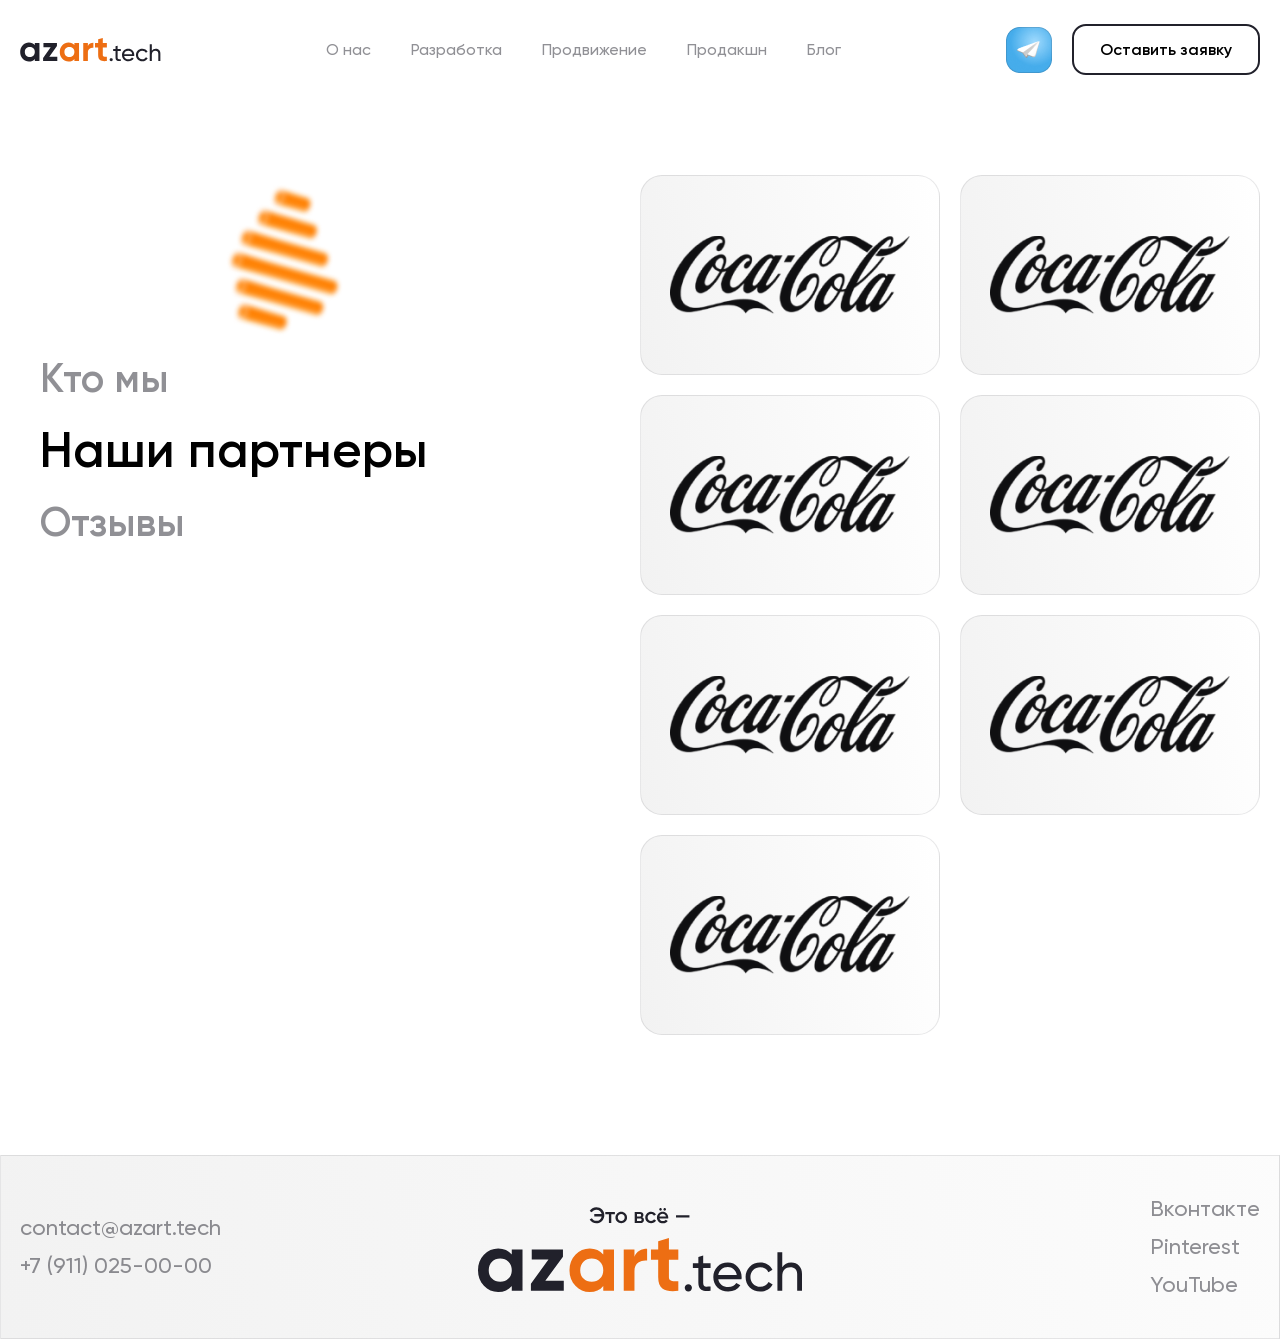
<file: partners.html>
<!DOCTYPE html>
<html lang="ru">
<head>
    <meta charset="UTF-8">
    <meta http-equiv="X-UA-Compatible" content="IE=edge">
    <title>Partners</title>
    <meta name="theme-color" content="#fff">
    <meta name="apple-mobile-web-app-status-bar-style" content="black-translucent">
    <meta name="viewport" content="width=device-width, user-scalable=no, initial-scale=1.0, maximum-scale=1.0, minimum-scale=1.0">
    <meta name="format-detection" content="telephone=no">
    <meta name="author" content="">
    <base href="">
    <link rel="canonical" href="/">
    <!-- page description -->
    <meta name="description" content="">
    <meta name="keywords" content="">
    <meta name="Copyright" content="">
    <!-- social networks -->
    <meta property="og:locale" content="ru_RU">
    <meta property="og:type" content="website">
    <meta property="og:title" content="">
    <meta property="og:description" content="">
    <meta property="og:image" content="">
    <meta property="og:url" content="">
    <meta property="og:site_name" content="">
    <!-- fancybox -->
    <link rel="stylesheet" href="bower_components/fancybox/dist/jquery.fancybox.min.css">
    <!-- styles files -->
    <link rel="stylesheet" href="assets/css/main.css">
    <link rel="stylesheet" href="assets/css/media.css">
</head>
<body>
    <!-- header -->
    <header class="header">
        <div class="container">
            <div class="header-wrapper f-center-jcsb">
                <a href="/" class="header-logo">
                    <img src="assets/img/logo.svg" alt="" class="header-logo__img">
                </a>
                <nav class="header-nav">
                    <ul class="header-menu f-center">
                        <li class="header-menu__item">
                            <a href="#" class="header-menu__link">
                                О нас
                            </a>
                        </li>
                        <li class="header-menu__item">
                            <a href="#" class="header-menu__link">
                                Разработка
                            </a>
                        </li>
                        <li class="header-menu__item">
                            <a href="#" class="header-menu__link">
                                Продвижение
                            </a>
                        </li>
                        <li class="header-menu__item">
                            <a href="#" class="header-menu__link">
                                Продакшн    
                            </a>
                        </li>
                        <li class="header-menu__item">
                            <a href="#" class="header-menu__link">
                                Блог
                            </a>
                        </li>
                    </ul>
                </nav>
                <div class="header-contacts f-center">
                    <a href="#" class="header-contacts__telegram">
                        <img src="assets/img/telegram-icon.png" alt="">
                    </a>
                    <button type="button" class="header-contacts__btn connect-btn">
                        <span class="header-contacts__btn-text">
                            Оставить заявку
                        </span>
                    </button>
                </div>
            </div>
        </div>
    </header>
    <!-- main -->
    <main>
        <!-- about  -->
        <section class="about section_simple">
            <div class="container">
                <div class="about-top rellax" data-rellax-speed="1">
                    <img src="assets/img/about-top.png" alt="">
                </div>
                <div class="about-left rellax" data-rellax-speed="1">
                    <img src="assets/img/about-left.png" alt="">
                </div>
                <div class="about-right rellax" data-rellax-speed="1">
                    <img src="assets/img/about-right-top.png" alt="">
                </div>
                <div class="about-bottom rellax" data-rellax-speed="1">
                    <img src="assets/img/about-bottom.png" alt="">
                </div>
                <div class="about-wrapper f-jcsb">
                    <nav class="about-nav">
                        <ul class="about-menu">
                            <li class="about-menu__item">
                                <a href="#" class="about-menu__link">
                                    Кто мы
                                </a>
                            </li>
                            <li class="about-menu__item">
                                <a href="#" class="about-menu__link active">
                                    Наши партнеры
                                </a>
                            </li>
                            <li class="about-menu__item">
                                <a href="#" class="about-menu__link">
                                    Отзывы
                                </a>
                            </li>
                        </ul>
                    </nav>
                    <div class="about-content">
                        <ul class="about-partners f-jcsb">
                            <li class="about-partners__item">
                                <a href="#" class="about-partners__card f-center-center">
                                    <img src="assets/img/partner-image.png" alt="">
                                </a>
                            </li>
                            <li class="about-partners__item">
                                <a href="#" class="about-partners__card f-center-center">
                                    <img src="assets/img/partner-image.png" alt="">
                                </a>
                            </li>
                            <li class="about-partners__item">
                                <a href="#" class="about-partners__card f-center-center">
                                    <img src="assets/img/partner-image.png" alt="">
                                </a>
                            </li>
                            <li class="about-partners__item">
                                <a href="#" class="about-partners__card f-center-center">
                                    <img src="assets/img/partner-image.png" alt="">
                                </a>
                            </li>
                            <li class="about-partners__item">
                                <a href="#" class="about-partners__card f-center-center">
                                    <img src="assets/img/partner-image.png" alt="">
                                </a>
                            </li>
                            <li class="about-partners__item">
                                <a href="#" class="about-partners__card f-center-center">
                                    <img src="assets/img/partner-image.png" alt="">
                                </a>
                            </li>
                            <li class="about-partners__item">
                                <a href="#" class="about-partners__card f-center-center">
                                    <img src="assets/img/partner-image.png" alt="">
                                </a>
                            </li>
                        </ul>
                    </div>
                </div>
            </div>
        </section>
    </main>
    <!-- credits -->
    <footer class="credits">
        <div class="container">
            <div class="credits-wrapper f-center-jcsb">
                <ul class="credits-contacts">
                    <li class="credits-contacts__item">
                        <a href="mailto:contact@azart.tech" class="credits-contacts__link">
                            contact@azart.tech
                        </a>
                    </li>
                    <li class="credits-contacts__item">
                        <a href="tel:+7 (911) 025-00-00" class="credits-contacts__link">
                            +7 (911) 025-00-00
                        </a>
                    </li>
                </ul>
                <a href="/" class="credits-logo">
                    <img src="assets/img/credits-logo.svg" alt="" class="credits-logo__img">
                </a>
                <ul class="credits-contacts">
                    <li class="credits-contacts__item">
                        <a href="#vk" class="credits-contacts__link">
                            Вконтакте
                        </a>
                    </li>
                    <li class="credits-contacts__item">
                        <a href="#pint" class="credits-contacts__link">
                            Pinterest
                        </a>
                    </li>
                    <li class="credits-contacts__item">
                        <a href="#youtube" class="credits-contacts__link">
                            YouTube
                        </a>
                    </li>
                </ul>
            </div>
        </div>
    </footer>
    <!-- jQuery -->
    <script src="bower_components/jquery/dist/jquery.min.js"></script>
    <!-- slick-carousel -->
    <script src="bower_components/slick-carousel/slick/slick.min.js"></script>
    <!-- parallax -->
    <script src="bower_components/rellax/rellax.min.js"></script>
    <!-- fancybox -->
    <script src="bower_components/fancybox/dist/jquery.fancybox.min.js"></script>
    <!-- masked input -->
    <script src="bower_components/jquery.maskedinput/dist/jquery.maskedinput.min.js"></script>
    <!-- app js -->
    <script src="assets/js/app.js"></script>
</body>
</html>
</file>
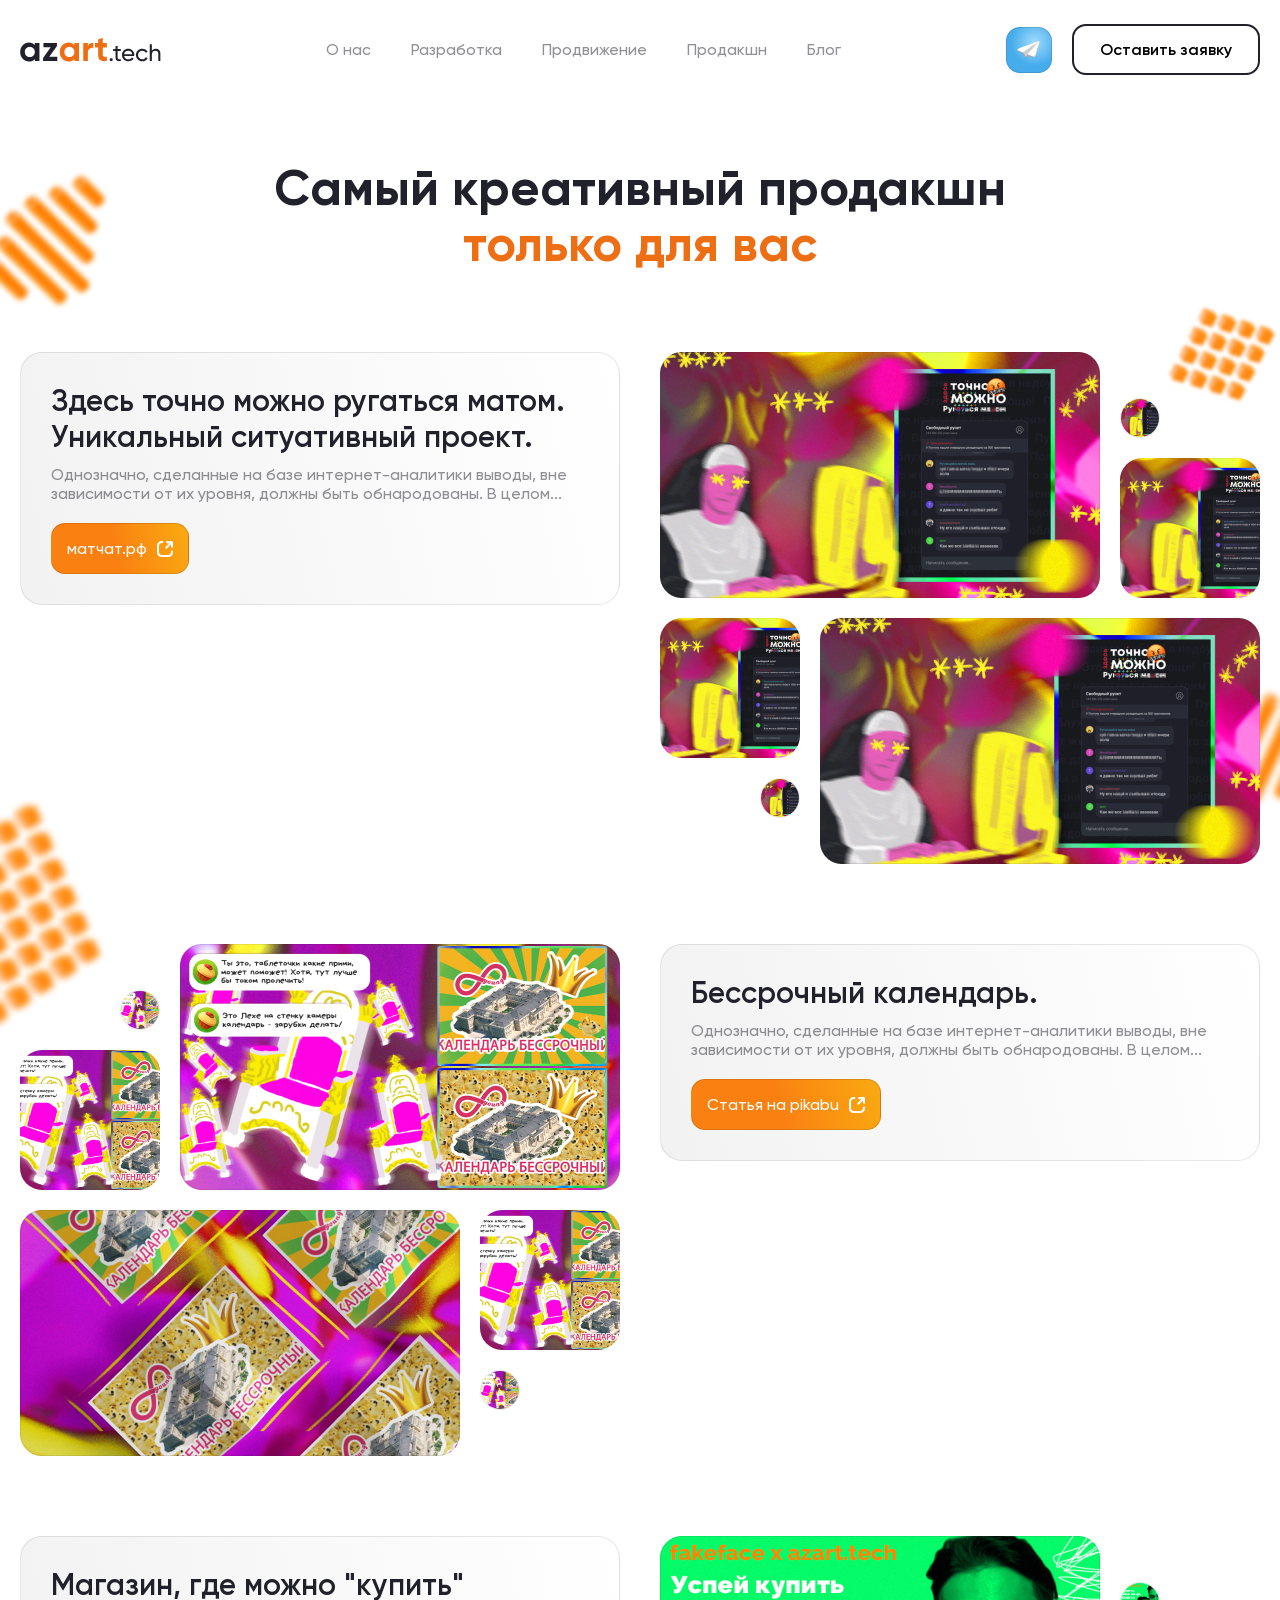
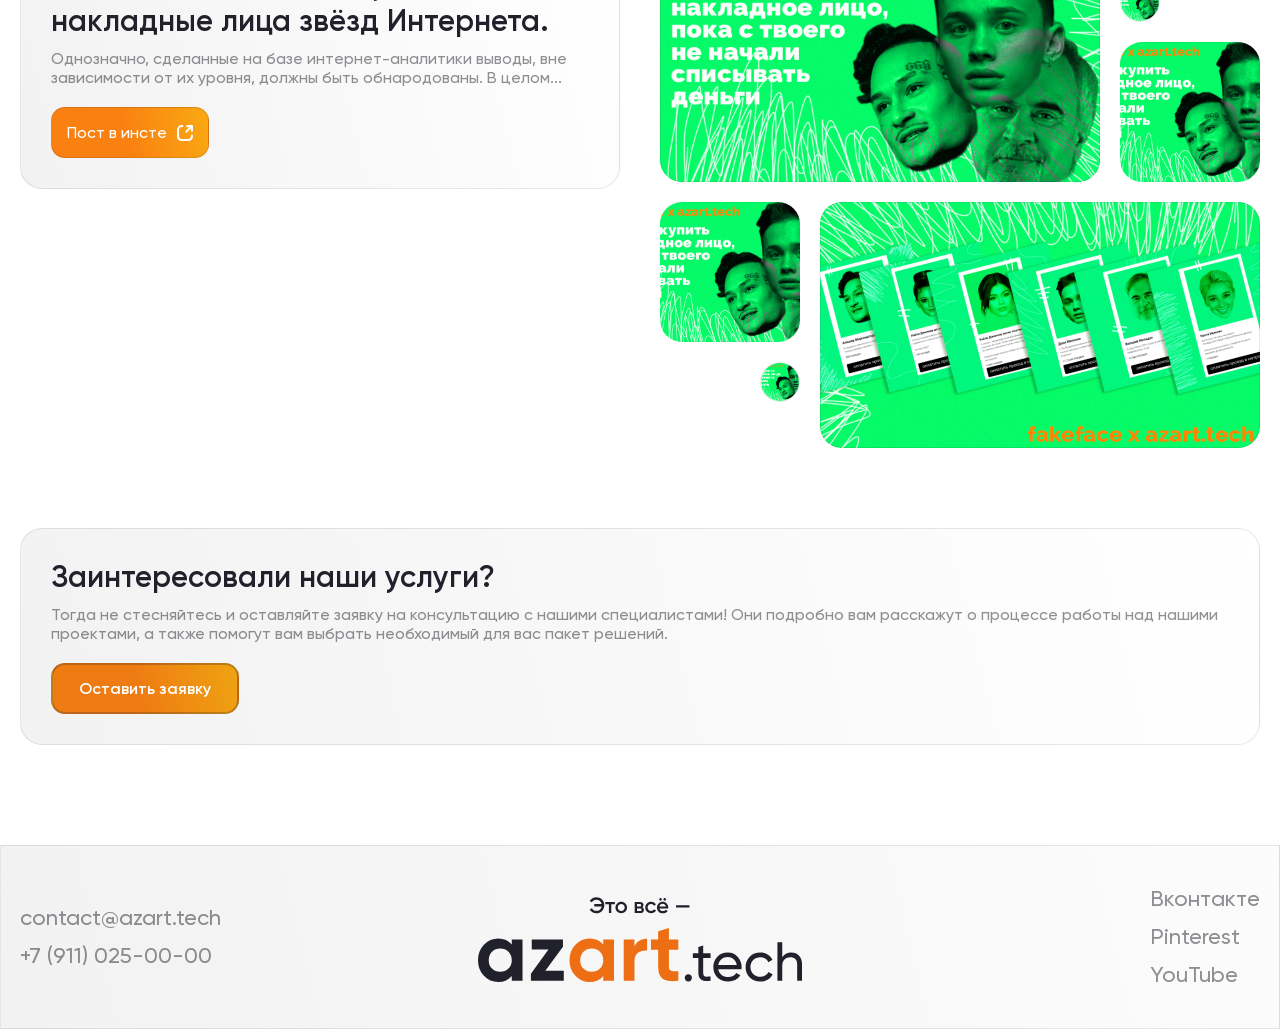
<file: production.html>
<!DOCTYPE html>
<html lang="ru">
<head>
    <meta charset="UTF-8">
    <meta http-equiv="X-UA-Compatible" content="IE=edge">
    <title>Home</title>
    <meta name="theme-color" content="#fff">
    <meta name="apple-mobile-web-app-status-bar-style" content="black-translucent">
    <meta name="viewport" content="width=device-width, user-scalable=no, initial-scale=1.0, maximum-scale=1.0, minimum-scale=1.0">
    <meta name="format-detection" content="telephone=no">
    <meta name="author" content="">
    <base href="">
    <link rel="canonical" href="/">
    <!-- page description -->
    <meta name="description" content="">
    <meta name="keywords" content="">
    <meta name="Copyright" content="">
    <!-- social networks -->
    <meta property="og:locale" content="ru_RU">
    <meta property="og:type" content="website">
    <meta property="og:title" content="">
    <meta property="og:description" content="">
    <meta property="og:image" content="">
    <meta property="og:url" content="">
    <meta property="og:site_name" content="">
    <!-- fancybox -->
    <link rel="stylesheet" href="bower_components/fancybox/dist/jquery.fancybox.min.css">
    <!-- styles files -->
    <link rel="stylesheet" href="assets/css/main.css">
    <link rel="stylesheet" href="assets/css/media.css">
</head>
<body>
    <!-- header -->
    <header class="header">
        <div class="container">
            <div class="header-wrapper f-center-jcsb">
                <a href="/" class="header-logo">
                    <img src="assets/img/logo.svg" alt="" class="header-logo__img">
                </a>
                <nav class="header-nav">
                    <ul class="header-menu f-center">
                        <li class="header-menu__item">
                            <a href="#" class="header-menu__link">
                                О нас
                            </a>
                        </li>
                        <li class="header-menu__item">
                            <a href="#" class="header-menu__link">
                                Разработка
                            </a>
                        </li>
                        <li class="header-menu__item">
                            <a href="#" class="header-menu__link">
                                Продвижение
                            </a>
                        </li>
                        <li class="header-menu__item">
                            <a href="#" class="header-menu__link">
                                Продакшн    
                            </a>
                        </li>
                        <li class="header-menu__item">
                            <a href="#" class="header-menu__link">
                                Блог
                            </a>
                        </li>
                    </ul>
                </nav>
                <div class="header-contacts f-center">
                    <a href="#" class="header-contacts__telegram">
                        <img src="assets/img/telegram-icon.png" alt="">
                    </a>
                    <button type="button" class="header-contacts__btn connect-btn">
                        <span class="header-contacts__btn-text">
                            Оставить заявку
                        </span>
                    </button>
                </div>
            </div>
        </div>
    </header>
    <!-- main -->
    <main>
        <div class="paralax-elems rellax">
            <div class="paralax-elems__image">
                <img src="assets/img/elem/shp-one.png" alt="" data-rellax-speed="0.5">
            </div>
            <div class="paralax-elems__image">
                <img src="assets/img/elem/shp-two.png" alt="" data-rellax-speed="0.5">
            </div>
            <div class="paralax-elems__image">
                <img src="assets/img/elem/shp-three.png" alt="" data-rellax-speed="0.5">
            </div>
            <div class="paralax-elems__image">
                <img src="assets/img/elem/shp-four.png" alt="" data-rellax-speed="0.5">
            </div>
        </div>
        <section class="production">
            <div class="container">
                <div class="production-wrapper">
                    <h1 class="production__title title">
                        Самый креативный продакшн <br>
                        <span>только для вас</span>
                    </h1>
                    <div class="production-inner">
                        <div class="production-info">
                            <h2 class="production-info__title">
                                Здесь точно можно ругаться матом.
                                Уникальный ситуативный проект.
                            </h2>
                            <p class="production-info__descr">
                                Однозначно, сделанные на базе интернет-аналитики выводы, 
                                вне зависимости от их уровня, должны быть обнародованы. В целом...
                            </p>
                            <a href="" class="production-info-link">
                                <p class="production-info-link__text">
                                    матчат.рф
                                </p>
                                <svg width="16" height="16" viewBox="0 0 16 16" fill="none" xmlns="http://www.w3.org/2000/svg">
                                    <path d="M16 10.6032V11.1746C16 13.8413 13.8413 16 11.1746 16H4.8254C2.15873 16 0 13.8413 0 11.1746V4.8254C0 2.15873 2.15873 0 4.8254 0H5.39683C6.03175 0 6.4127 0.380952 6.4127 1.01587C6.4127 1.65079 6.03175 2.03175 5.39683 2.03175H4.8254C3.30159 2.03175 2.03175 3.30159 2.03175 4.8254V11.1746C2.03175 12.6984 3.30159 13.9683 4.8254 13.9683H11.1746C12.6984 13.9683 13.9683 12.6984 13.9683 11.1746V10.6032C13.9683 9.96825 14.3492 9.5873 14.9841 9.5873C15.619 9.5873 16 9.96825 16 10.6032Z" fill="white"/>
                                    <path d="M16 1.01587V5.71429C16 5.96825 15.873 6.22222 15.746 6.47619C15.4921 6.73016 15.2381 6.73016 14.9841 6.73016C14.3492 6.73016 13.9683 6.22222 13.9683 5.71429V3.55556L10.1587 7.36508C9.90476 7.61905 9.65079 7.74603 9.26984 7.74603C9.01587 7.74603 8.63492 7.61905 8.50794 7.49206C8.25397 7.23809 8.25397 6.98413 8.25397 6.73016C8.25397 6.47619 8.38095 6.22222 8.50794 5.96825L12.3175 2.15873H10.1587C9.52381 2.15873 9.01587 1.65079 9.01587 1.01587V0.888889C9.26984 0.380952 9.77778 0 10.2857 0H14.9841C15.2381 0 15.3651 0.126984 15.4921 0.126984C15.873 0.380952 16 0.761905 16 1.01587Z" fill="white"/>
                                </svg>                                
                            </a>
                        </div>
                        <div class="production-block">
                            <div class="production-block-top">
                                <div class="production-block-slider slider">
                                    <div class="production-block-slider-wrapper slider-wrapper">
                                        <div class="production-block-slider-item">
                                            <img src="assets/img/production/img.jpg" alt="" class="img-cover">
                                        </div>
                                        <div class="production-block-slider-item">
                                            <img src="assets/img/production/img.jpg" alt="" class="img-cover">
                                        </div>
                                    </div>
                                    <div class="production-block-slider-manager">
                                        <button class="production-block-slider-manager__prev slider-prev">
                                            <svg width="14" height="24" viewBox="0 0 14 24" fill="none" xmlns="http://www.w3.org/2000/svg">
                                                <path d="M13.5491 23.5659C12.948 24.1447 11.9733 24.1447 11.3722 23.5659L0.450865 13.048C-0.150288 12.4692 -0.150288 11.5308 0.450865 10.952C1.05202 10.3733 2.02668 10.3733 2.62783 10.952L13.5491 21.47C14.1503 22.0488 14.1503 22.9871 13.5491 23.5659Z" fill="white"/>
                                                <path d="M0.450865 13.048C-0.150288 12.4692 -0.150288 11.5308 0.450865 10.952L11.3722 0.434081C11.9733 -0.144694 12.948 -0.144694 13.5491 0.434081C14.1503 1.01286 14.1503 1.95123 13.5491 2.53001L2.62781 13.0479C2.02666 13.6267 1.05202 13.6267 0.450865 13.048Z" fill="white"/>
                                            </svg> 
                                        </button>
                                        <button class="production-block-slider-manager__next slider-next">
                                            <svg width="14" height="24" viewBox="0 0 14 24" fill="none" xmlns="http://www.w3.org/2000/svg">
                                                <path d="M0.450865 0.434081C1.05202 -0.144694 2.02668 -0.144694 2.62783 0.434081L13.5491 10.952C14.1503 11.5308 14.1503 12.4692 13.5491 13.048C12.948 13.6267 11.9733 13.6267 11.3722 13.048L3.75278 5.71221L0.450865 2.53001C-0.150288 1.95124 -0.150288 1.01286 0.450865 0.434081Z" fill="white"/>
                                                <path d="M13.5491 10.952C14.1503 11.5308 14.1503 12.4692 13.5491 13.048L2.62785 23.5659C2.0267 24.1447 1.05203 24.1447 0.450882 23.5659C-0.150271 22.9871 -0.150271 22.0488 0.450882 21.47L11.3722 10.952C11.9733 10.3733 12.948 10.3733 13.5491 10.952Z" fill="white"/>
                                            </svg>
                                        </button>                                                 
                                    </div>
                                </div>
                                <div class="production-block-inner">
                                    <div class="production-block-circle">
                                        <img src="assets/img/production/img.jpg" alt="" class="img-cover">
                                    </div>
                                    <div class="production-block-square">
                                        <img src="assets/img/production/img.jpg" alt="" class="img-cover">
                                    </div>
                                </div>
                            </div>
                            <div class="production-block-bottom">
                                <div class="production-block-slider">
                                    <div class="production-block-slider-item">
                                        <img src="assets/img/production/img.jpg" alt="" class="img-cover">
                                    </div>
                                </div>
                                <div class="production-block-inner">
                                    <div class="production-block-circle">
                                        <img src="assets/img/production/img.jpg" alt="" class="img-cover">
                                    </div>
                                    <div class="production-block-square">
                                        <img src="assets/img/production/img.jpg" alt="" class="img-cover">
                                    </div>
                                </div>
                            </div>
                        </div>
                    </div>
                    <div class="production-inner">
                        <div class="production-info">
                            <h2 class="production-info__title">
                                Бессрочный календарь.
                            </h2>
                            <p class="production-info__descr">
                                Однозначно, сделанные на базе интернет-аналитики выводы, вне зависимости от их уровня, должны быть обнародованы. В целом...
                            </p>
                            <a href="" class="production-info-link">
                                <p class="production-info-link__text">
                                    Статья на pikabu
                                </p>
                                <svg width="16" height="16" viewBox="0 0 16 16" fill="none" xmlns="http://www.w3.org/2000/svg">
                                    <path d="M16 10.6032V11.1746C16 13.8413 13.8413 16 11.1746 16H4.8254C2.15873 16 0 13.8413 0 11.1746V4.8254C0 2.15873 2.15873 0 4.8254 0H5.39683C6.03175 0 6.4127 0.380952 6.4127 1.01587C6.4127 1.65079 6.03175 2.03175 5.39683 2.03175H4.8254C3.30159 2.03175 2.03175 3.30159 2.03175 4.8254V11.1746C2.03175 12.6984 3.30159 13.9683 4.8254 13.9683H11.1746C12.6984 13.9683 13.9683 12.6984 13.9683 11.1746V10.6032C13.9683 9.96825 14.3492 9.5873 14.9841 9.5873C15.619 9.5873 16 9.96825 16 10.6032Z" fill="white"/>
                                    <path d="M16 1.01587V5.71429C16 5.96825 15.873 6.22222 15.746 6.47619C15.4921 6.73016 15.2381 6.73016 14.9841 6.73016C14.3492 6.73016 13.9683 6.22222 13.9683 5.71429V3.55556L10.1587 7.36508C9.90476 7.61905 9.65079 7.74603 9.26984 7.74603C9.01587 7.74603 8.63492 7.61905 8.50794 7.49206C8.25397 7.23809 8.25397 6.98413 8.25397 6.73016C8.25397 6.47619 8.38095 6.22222 8.50794 5.96825L12.3175 2.15873H10.1587C9.52381 2.15873 9.01587 1.65079 9.01587 1.01587V0.888889C9.26984 0.380952 9.77778 0 10.2857 0H14.9841C15.2381 0 15.3651 0.126984 15.4921 0.126984C15.873 0.380952 16 0.761905 16 1.01587Z" fill="white"/>
                                </svg>                                
                            </a>
                        </div>
                        <div class="production-block">
                            <div class="production-block-top">
                                <div class="production-block-slider slider">
                                    <div class="production-block-slider-wrapper slider-wrapper">
                                        <div class="production-block-slider-item">
                                            <img src="assets/img/production/img-2.jpg" alt="" class="img-cover">
                                        </div>
                                        <div class="production-block-slider-item">
                                            <img src="assets/img/production/img-2.jpg" alt="" class="img-cover">
                                        </div>
                                    </div>
                                    <div class="production-block-slider-manager">
                                        <button class="production-block-slider-manager__prev slider-prev">
                                            <svg width="14" height="24" viewBox="0 0 14 24" fill="none" xmlns="http://www.w3.org/2000/svg">
                                                <path d="M13.5491 23.5659C12.948 24.1447 11.9733 24.1447 11.3722 23.5659L0.450865 13.048C-0.150288 12.4692 -0.150288 11.5308 0.450865 10.952C1.05202 10.3733 2.02668 10.3733 2.62783 10.952L13.5491 21.47C14.1503 22.0488 14.1503 22.9871 13.5491 23.5659Z" fill="white"/>
                                                <path d="M0.450865 13.048C-0.150288 12.4692 -0.150288 11.5308 0.450865 10.952L11.3722 0.434081C11.9733 -0.144694 12.948 -0.144694 13.5491 0.434081C14.1503 1.01286 14.1503 1.95123 13.5491 2.53001L2.62781 13.0479C2.02666 13.6267 1.05202 13.6267 0.450865 13.048Z" fill="white"/>
                                            </svg> 
                                        </button>
                                        <button class="production-block-slider-manager__next slider-next">
                                            <svg width="14" height="24" viewBox="0 0 14 24" fill="none" xmlns="http://www.w3.org/2000/svg">
                                                <path d="M0.450865 0.434081C1.05202 -0.144694 2.02668 -0.144694 2.62783 0.434081L13.5491 10.952C14.1503 11.5308 14.1503 12.4692 13.5491 13.048C12.948 13.6267 11.9733 13.6267 11.3722 13.048L3.75278 5.71221L0.450865 2.53001C-0.150288 1.95124 -0.150288 1.01286 0.450865 0.434081Z" fill="white"/>
                                                <path d="M13.5491 10.952C14.1503 11.5308 14.1503 12.4692 13.5491 13.048L2.62785 23.5659C2.0267 24.1447 1.05203 24.1447 0.450882 23.5659C-0.150271 22.9871 -0.150271 22.0488 0.450882 21.47L11.3722 10.952C11.9733 10.3733 12.948 10.3733 13.5491 10.952Z" fill="white"/>
                                            </svg>
                                        </button>                                                 
                                    </div>
                                </div>
                                <div class="production-block-inner">
                                    <div class="production-block-circle">
                                        <img src="assets/img/production/img-2.jpg" alt="" class="img-cover">
                                    </div>
                                    <div class="production-block-square">
                                        <img src="assets/img/production/img-2.jpg" alt="" class="img-cover">
                                    </div>
                                </div>
                            </div>
                            <div class="production-block-bottom">
                                <div class="production-block-slider">
                                    <div class="production-block-slider-item">
                                        <img src="assets/img/production/img-2-2.jpg" alt="" class="img-cover">
                                    </div>
                                </div>
                                <div class="production-block-inner">
                                    <div class="production-block-circle">
                                        <img src="assets/img/production/img-2.jpg" alt="" class="img-cover">
                                    </div>
                                    <div class="production-block-square">
                                        <img src="assets/img/production/img-2.jpg" alt="" class="img-cover">
                                    </div>
                                </div>
                            </div>
                        </div>
                    </div>
                    <div class="production-inner">
                        <div class="production-info">
                            <h2 class="production-info__title">
                                Магазин, где можно "купить" накладные лица звёзд Интернета.
                            </h2>
                            <p class="production-info__descr">
                                Однозначно, сделанные на базе интернет-аналитики выводы, вне зависимости от их уровня, должны быть обнародованы. В целом...
                            </p>
                            <a href="" class="production-info-link">
                                <p class="production-info-link__text">
                                    Пост в инсте
                                </p>
                                <svg width="16" height="16" viewBox="0 0 16 16" fill="none" xmlns="http://www.w3.org/2000/svg">
                                    <path d="M16 10.6032V11.1746C16 13.8413 13.8413 16 11.1746 16H4.8254C2.15873 16 0 13.8413 0 11.1746V4.8254C0 2.15873 2.15873 0 4.8254 0H5.39683C6.03175 0 6.4127 0.380952 6.4127 1.01587C6.4127 1.65079 6.03175 2.03175 5.39683 2.03175H4.8254C3.30159 2.03175 2.03175 3.30159 2.03175 4.8254V11.1746C2.03175 12.6984 3.30159 13.9683 4.8254 13.9683H11.1746C12.6984 13.9683 13.9683 12.6984 13.9683 11.1746V10.6032C13.9683 9.96825 14.3492 9.5873 14.9841 9.5873C15.619 9.5873 16 9.96825 16 10.6032Z" fill="white"/>
                                    <path d="M16 1.01587V5.71429C16 5.96825 15.873 6.22222 15.746 6.47619C15.4921 6.73016 15.2381 6.73016 14.9841 6.73016C14.3492 6.73016 13.9683 6.22222 13.9683 5.71429V3.55556L10.1587 7.36508C9.90476 7.61905 9.65079 7.74603 9.26984 7.74603C9.01587 7.74603 8.63492 7.61905 8.50794 7.49206C8.25397 7.23809 8.25397 6.98413 8.25397 6.73016C8.25397 6.47619 8.38095 6.22222 8.50794 5.96825L12.3175 2.15873H10.1587C9.52381 2.15873 9.01587 1.65079 9.01587 1.01587V0.888889C9.26984 0.380952 9.77778 0 10.2857 0H14.9841C15.2381 0 15.3651 0.126984 15.4921 0.126984C15.873 0.380952 16 0.761905 16 1.01587Z" fill="white"/>
                                </svg>                                
                            </a>
                        </div>
                        <div class="production-block">
                            <div class="production-block-top">
                                <div class="production-block-slider slider">
                                    <div class="production-block-slider-wrapper slider-wrapper">
                                        <div class="production-block-slider-item">
                                            <img src="assets/img/production/img-3.jpg" alt="" class="img-cover">
                                        </div>
                                        <div class="production-block-slider-item">
                                            <img src="assets/img/production/img-3.jpg" alt="" class="img-cover">
                                        </div>
                                    </div>
                                    <div class="production-block-slider-manager">
                                        <button class="production-block-slider-manager__prev slider-prev">
                                            <svg width="14" height="24" viewBox="0 0 14 24" fill="none" xmlns="http://www.w3.org/2000/svg">
                                                <path d="M13.5491 23.5659C12.948 24.1447 11.9733 24.1447 11.3722 23.5659L0.450865 13.048C-0.150288 12.4692 -0.150288 11.5308 0.450865 10.952C1.05202 10.3733 2.02668 10.3733 2.62783 10.952L13.5491 21.47C14.1503 22.0488 14.1503 22.9871 13.5491 23.5659Z" fill="white"/>
                                                <path d="M0.450865 13.048C-0.150288 12.4692 -0.150288 11.5308 0.450865 10.952L11.3722 0.434081C11.9733 -0.144694 12.948 -0.144694 13.5491 0.434081C14.1503 1.01286 14.1503 1.95123 13.5491 2.53001L2.62781 13.0479C2.02666 13.6267 1.05202 13.6267 0.450865 13.048Z" fill="white"/>
                                            </svg> 
                                        </button>
                                        <button class="production-block-slider-manager__next slider-next">
                                            <svg width="14" height="24" viewBox="0 0 14 24" fill="none" xmlns="http://www.w3.org/2000/svg">
                                                <path d="M0.450865 0.434081C1.05202 -0.144694 2.02668 -0.144694 2.62783 0.434081L13.5491 10.952C14.1503 11.5308 14.1503 12.4692 13.5491 13.048C12.948 13.6267 11.9733 13.6267 11.3722 13.048L3.75278 5.71221L0.450865 2.53001C-0.150288 1.95124 -0.150288 1.01286 0.450865 0.434081Z" fill="white"/>
                                                <path d="M13.5491 10.952C14.1503 11.5308 14.1503 12.4692 13.5491 13.048L2.62785 23.5659C2.0267 24.1447 1.05203 24.1447 0.450882 23.5659C-0.150271 22.9871 -0.150271 22.0488 0.450882 21.47L11.3722 10.952C11.9733 10.3733 12.948 10.3733 13.5491 10.952Z" fill="white"/>
                                            </svg>
                                        </button>                                                 
                                    </div>
                                </div>
                                <div class="production-block-inner">
                                    <div class="production-block-circle">
                                        <img src="assets/img/production/img-3.jpg" alt="" class="img-cover">
                                    </div>
                                    <div class="production-block-square">
                                        <img src="assets/img/production/img-3.jpg" alt="" class="img-cover">
                                    </div>
                                </div>
                            </div>
                            <div class="production-block-bottom">
                                <div class="production-block-slider">
                                    <div class="production-block-slider-item">
                                        <img src="assets/img/production/img-3-3.jpg" alt="" class="img-cover">
                                    </div>
                                </div>
                                <div class="production-block-inner">
                                    <div class="production-block-circle">
                                        <img src="assets/img/production/img-3.jpg" alt="" class="img-cover">
                                    </div>
                                    <div class="production-block-square">
                                        <img src="assets/img/production/img-3.jpg" alt="" class="img-cover">
                                    </div>
                                </div>
                            </div>
                        </div>
                    </div>
                </div>
            </div>
        </section>
        <div class="recall">
            <div class="container">
                <div class="recall-wrapper">
                    <h3 class="recall__title">Заинтересовали наши услуги?</h3>
                    <p class="recall__descr">
                        Тогда не стесняйтесь и оставляйте заявку на консультацию с нашими специалистами! Они подробно вам расскажут о процессе работы над нашими проектами, а также помогут вам выбрать необходимый для вас пакет решений.
                    </p>
                    <button class="recall__button">
                        <span>Оставить заявку</span>
                    </button>
                </div>
            </div>
        </div>
    </main>
    <!-- credits -->
    <footer class="credits">
        <div class="container">
            <div class="credits-wrapper f-center-jcsb">
                <ul class="credits-contacts">
                    <li class="credits-contacts__item">
                        <a href="mailto:contact@azart.tech" class="credits-contacts__link">
                            contact@azart.tech
                        </a>
                    </li>
                    <li class="credits-contacts__item">
                        <a href="tel:+7 (911) 025-00-00" class="credits-contacts__link">
                            +7 (911) 025-00-00
                        </a>
                    </li>
                </ul>
                <a href="/" class="credits-logo">
                    <img src="assets/img/credits-logo.svg" alt="" class="credits-logo__img">
                </a>
                <ul class="credits-contacts">
                    <li class="credits-contacts__item">
                        <a href="#vk" class="credits-contacts__link">
                            Вконтакте
                        </a>
                    </li>
                    <li class="credits-contacts__item">
                        <a href="#pint" class="credits-contacts__link">
                            Pinterest
                        </a>
                    </li>
                    <li class="credits-contacts__item">
                        <a href="#youtube" class="credits-contacts__link">
                            YouTube
                        </a>
                    </li>
                </ul>
            </div>
        </div>
    </footer>
    <!-- jQuery -->
    <script src="bower_components/jquery/dist/jquery.min.js"></script>
    <!-- slick-carousel -->
    <script src="bower_components/slick-carousel/slick/slick.min.js"></script>
    <!-- parallax -->
    <script src="bower_components/rellax/rellax.min.js"></script>
    <!-- fancybox -->
    <script src="bower_components/fancybox/dist/jquery.fancybox.min.js"></script>
    <!-- masked input -->
    <script src="bower_components/jquery.maskedinput/dist/jquery.maskedinput.min.js"></script>
    <!-- app js -->
    <script src="assets/js/app.js"></script>
</body>
</html>
</file>
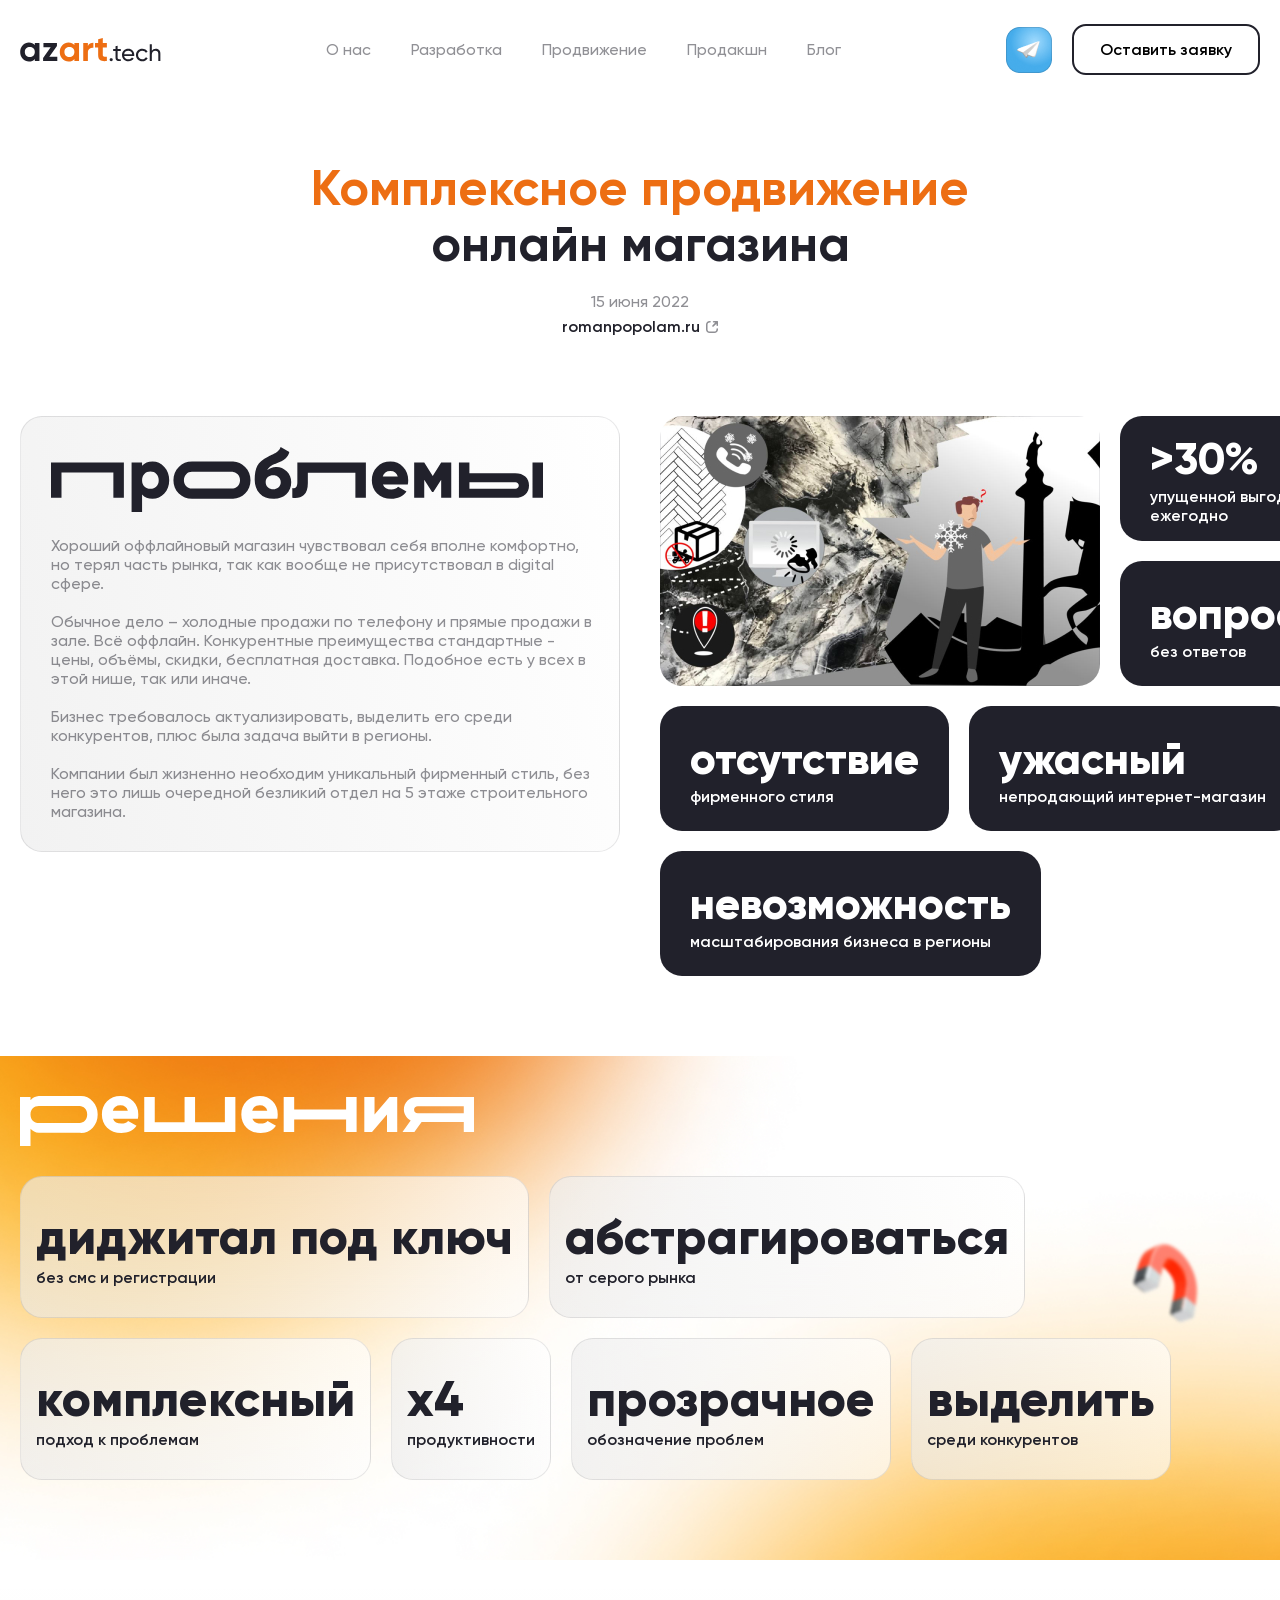
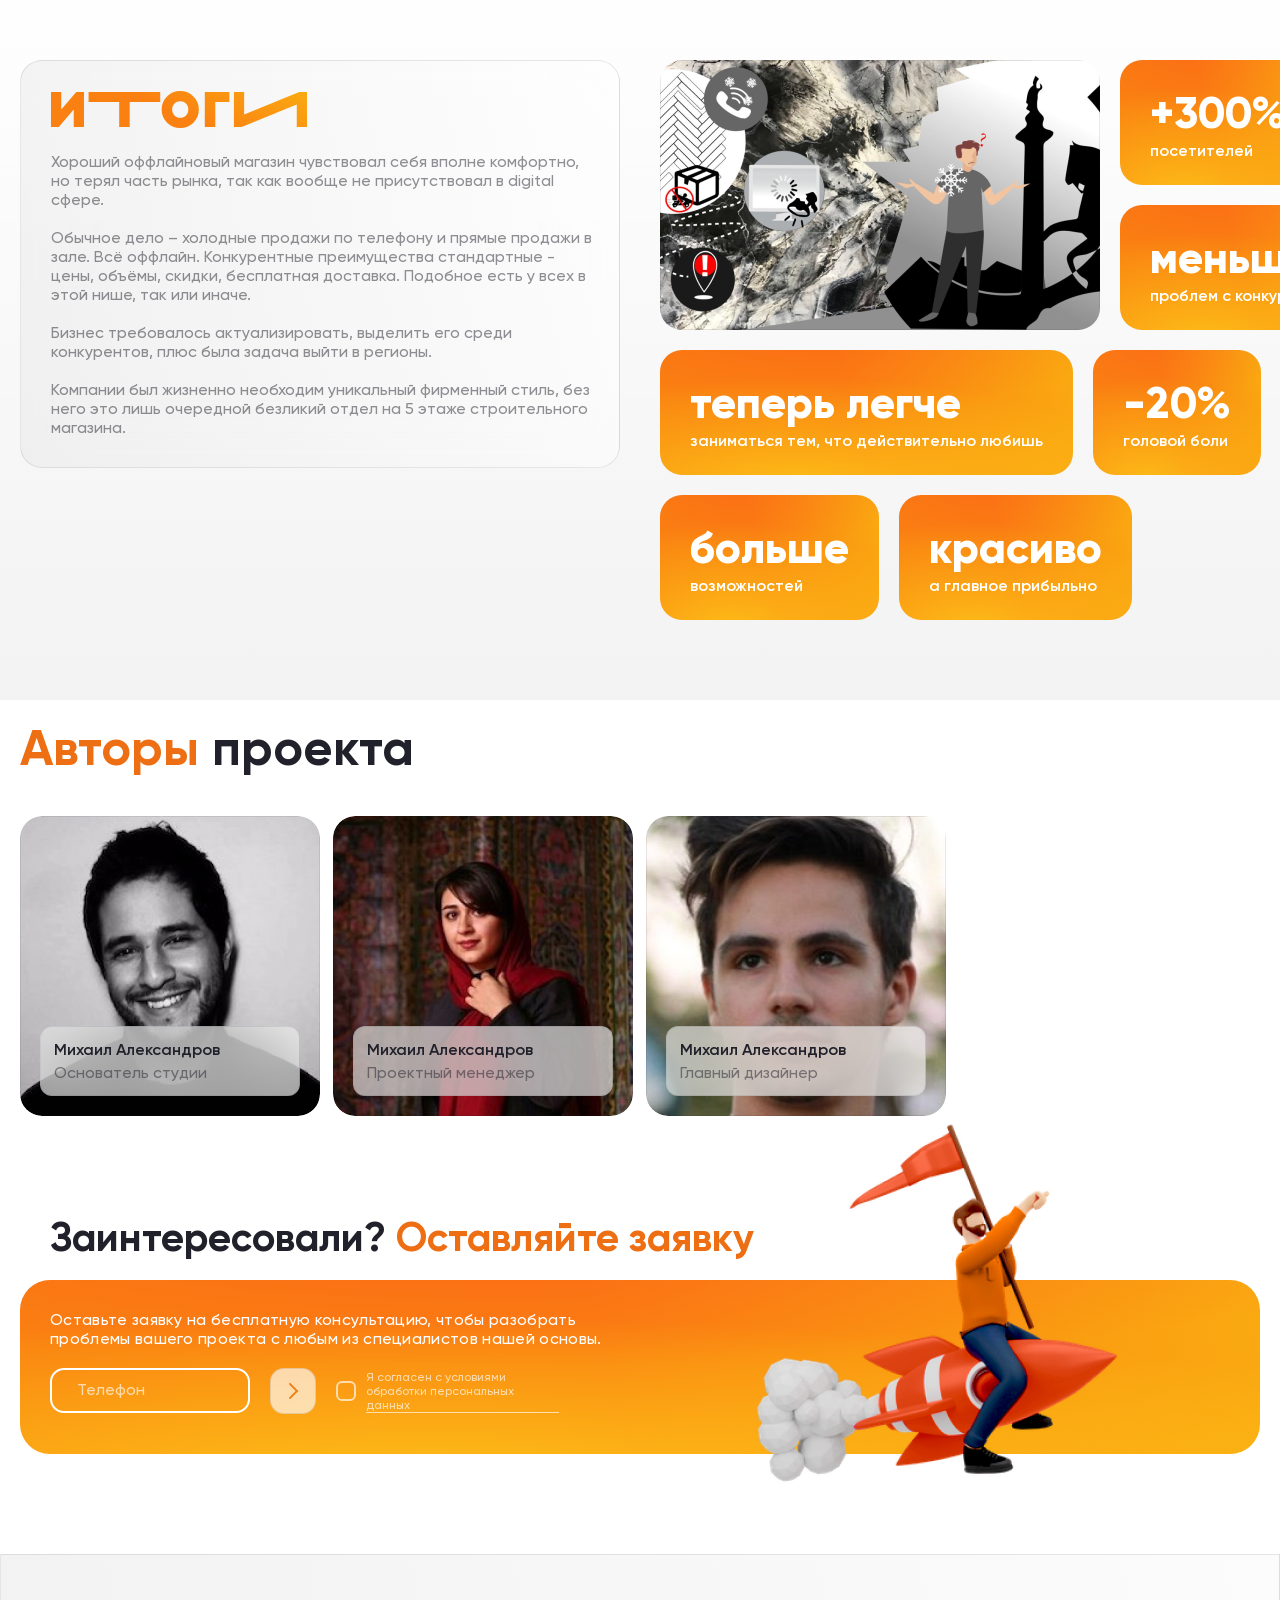
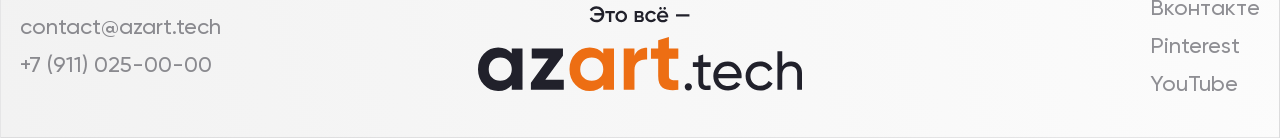
<file: promo-project.html>
<!DOCTYPE html>
<html lang="ru">
<head>
    <meta charset="UTF-8">
    <meta http-equiv="X-UA-Compatible" content="IE=edge">
    <title>Home</title>
    <meta name="theme-color" content="#fff">
    <meta name="apple-mobile-web-app-status-bar-style" content="black-translucent">
    <meta name="viewport" content="width=device-width, user-scalable=no, initial-scale=1.0, maximum-scale=1.0, minimum-scale=1.0">
    <meta name="format-detection" content="telephone=no">
    <meta name="author" content="">
    <base href="">
    <link rel="canonical" href="/">
    <!-- page description -->
    <meta name="description" content="">
    <meta name="keywords" content="">
    <meta name="Copyright" content="">
    <!-- social networks -->
    <meta property="og:locale" content="ru_RU">
    <meta property="og:type" content="website">
    <meta property="og:title" content="">
    <meta property="og:description" content="">
    <meta property="og:image" content="">
    <meta property="og:url" content="">
    <meta property="og:site_name" content="">
    <!-- fancybox -->
    <link rel="stylesheet" href="bower_components/fancybox/dist/jquery.fancybox.min.css">
    <!-- styles files -->
    <link rel="stylesheet" href="assets/css/main.css">
    <link rel="stylesheet" href="assets/css/media.css">
</head>
<body>
    <!-- header -->
    <header class="header">
        <div class="container">
            <div class="header-wrapper f-center-jcsb">
                <a href="/" class="header-logo">
                    <img src="assets/img/logo.svg" alt="" class="header-logo__img">
                </a>
                <nav class="header-nav">
                    <ul class="header-menu f-center">
                        <li class="header-menu__item">
                            <a href="#" class="header-menu__link">
                                О нас
                            </a>
                        </li>
                        <li class="header-menu__item">
                            <a href="#" class="header-menu__link">
                                Разработка
                            </a>
                        </li>
                        <li class="header-menu__item">
                            <a href="#" class="header-menu__link">
                                Продвижение
                            </a>
                        </li>
                        <li class="header-menu__item">
                            <a href="#" class="header-menu__link">
                                Продакшн    
                            </a>
                        </li>
                        <li class="header-menu__item">
                            <a href="#" class="header-menu__link">
                                Блог
                            </a>
                        </li>
                    </ul>
                </nav>
                <div class="header-contacts f-center">
                    <a href="#" class="header-contacts__telegram">
                        <img src="assets/img/telegram-icon.png" alt="">
                    </a>
                    <button type="button" class="header-contacts__btn connect-btn">
                        <span class="header-contacts__btn-text">
                            Оставить заявку
                        </span>
                    </button>
                </div>
            </div>
        </div>
    </header>
    <!-- main -->
    <main>
        <section class="promo-project">
            <div class="container">
                <div class="promo-project-wrapper">
                    <h1 class="promo-project__title title">
                        <span>Комплексное продвижение</span><br>
                        онлайн магазина
                    </h1>
                    <span class="promo-project__date">
                        15 июня 2022
                    </span>
                    <a href="" class="promo-project-link">
                        <span class="promo-project-link__text">
                            romanpopolam.ru
                        </span>
                        <svg width="12" height="12" viewBox="0 0 12 12" fill="none" xmlns="http://www.w3.org/2000/svg">
                            <g opacity="0.5">
                                <path d="M12 7.95238V8.38095C12 10.381 10.381 12 8.38095 12H3.61905C1.61905 12 0 10.381 0 8.38095V3.61905C0 1.61905 1.61905 0 3.61905 0H4.04762C4.52381 0 4.80952 0.285714 4.80952 0.761905C4.80952 1.2381 4.52381 1.52381 4.04762 1.52381H3.61905C2.47619 1.52381 1.52381 2.47619 1.52381 3.61905V8.38095C1.52381 9.52381 2.47619 10.4762 3.61905 10.4762H8.38095C9.52381 10.4762 10.4762 9.52381 10.4762 8.38095V7.95238C10.4762 7.47619 10.7619 7.19048 11.2381 7.19048C11.7143 7.19048 12 7.47619 12 7.95238Z" fill="#21212B"/>
                                <path d="M12 0.761905V4.28571C12 4.47619 11.9048 4.66667 11.8095 4.85714C11.619 5.04762 11.4286 5.04762 11.2381 5.04762C10.7619 5.04762 10.4762 4.66667 10.4762 4.28571V2.66667L7.61905 5.52381C7.42857 5.71429 7.23809 5.80952 6.95238 5.80952C6.7619 5.80952 6.47619 5.71429 6.38095 5.61905C6.19048 5.42857 6.19048 5.2381 6.19048 5.04762C6.19048 4.85714 6.28571 4.66667 6.38095 4.47619L9.23809 1.61905H7.61905C7.14286 1.61905 6.7619 1.2381 6.7619 0.761905V0.666667C6.95238 0.285714 7.33333 0 7.71429 0H11.2381C11.4286 0 11.5238 0.0952381 11.619 0.0952381C11.9048 0.285714 12 0.571429 12 0.761905Z" fill="#21212B"/>
                            </g>
                        </svg>                            
                    </a>
                    <div class="promo-project-content">
                        <div class="promo-project-content-left">
                            <svg width="492" height="65" viewBox="0 0 492 65" fill="none" xmlns="http://www.w3.org/2000/svg">
                                <path d="M72.8754 15.5435V50.8696H62.3789V25.4348H10.4965V50.8696H0V15.5435H72.8754Z" fill="#21212B"/>
                                <path d="M101.501 14.5543C106.12 14.5543 110.062 16.3678 113.327 19.9946C116.593 23.5743 118.225 27.9783 118.225 33.2065C118.225 38.4348 116.593 42.8623 113.327 46.4891C110.062 50.0688 106.12 51.8587 101.501 51.8587C97.0227 51.8587 93.5472 50.4221 91.0747 47.5489V65H80.5782V15.5435H91.0747V18.8641C93.5472 15.9909 97.0227 14.5543 101.501 14.5543ZM93.3839 39.4946C94.97 41.0489 96.976 41.8261 99.4018 41.8261C101.828 41.8261 103.81 41.0489 105.35 39.4946C106.936 37.9402 107.729 35.8442 107.729 33.2065C107.729 30.5688 106.936 28.4728 105.35 26.9185C103.81 25.3641 101.828 24.587 99.4018 24.587C96.976 24.587 94.97 25.3641 93.3839 26.9185C91.8444 28.4728 91.0747 30.5688 91.0747 33.2065C91.0747 35.8442 91.8444 37.9402 93.3839 39.4946Z" fill="#21212B"/>
                                <path d="M194.113 46.4891C190.786 49.8052 186.777 51.5853 182.089 51.8296C181.716 51.849 141.352 51.8587 140.971 51.8587C135.793 51.8587 131.408 50.0688 127.816 46.4891C124.223 42.8623 122.427 38.4348 122.427 33.2065C122.427 27.9783 124.223 23.5743 127.816 19.9946C131.408 16.3678 135.793 14.5543 140.971 14.5543C141.352 14.5543 181.716 14.5642 182.089 14.5839C186.777 14.8313 190.786 16.6349 194.113 19.9946C197.705 23.5743 199.501 27.9783 199.501 33.2065C199.501 38.4348 197.705 42.8623 194.113 46.4891ZM135.233 39.212C136.772 40.7663 138.685 41.5435 140.971 41.5435C141.359 41.5435 181.722 41.5211 182.089 41.4764C183.882 41.2574 185.417 40.5026 186.696 39.212C188.235 37.6576 189.005 35.6558 189.005 33.2065C189.005 30.7572 188.235 28.7554 186.696 27.2011C185.417 25.9105 183.882 25.1556 182.089 24.9367C181.722 24.8919 141.359 24.8696 140.971 24.8696C138.685 24.8696 136.772 25.6467 135.233 27.2011C133.694 28.7554 132.924 30.7572 132.924 33.2065C132.924 35.6558 133.694 37.6576 135.233 39.212Z" fill="#21212B"/>
                                <path d="M222.373 51.8587C216.681 51.8587 212.133 50.0453 208.727 46.4185C205.368 42.7917 203.689 38.1993 203.689 32.6413C203.689 26.6123 204.575 21.9493 206.348 18.6522C208.121 15.3551 211.69 12.3641 217.054 9.67935C217.661 9.39674 218.617 8.92572 219.923 8.2663C221.276 7.60688 222.139 7.18297 222.513 6.99456C222.932 6.75906 223.586 6.4058 224.472 5.93478C225.358 5.41667 225.941 5.0163 226.221 4.73369C226.548 4.40399 226.968 3.98007 227.481 3.46196C228.041 2.94384 228.461 2.42572 228.74 1.90761C229.067 1.34239 229.37 0.706521 229.65 0L238.327 5.0163C237.674 7.79529 236.321 10.0091 234.269 11.6576C232.263 13.2591 229.23 14.837 225.172 16.3913C222.279 17.4746 220.18 18.558 218.874 19.6413C217.614 20.6775 216.705 21.8786 216.145 23.2446C218.617 21.0308 221.813 19.9239 225.731 19.9239C229.324 19.9239 232.636 21.337 235.668 24.163C238.7 26.942 240.217 30.663 240.217 35.3261C240.217 40.1775 238.584 44.1576 235.318 47.2663C232.099 50.3279 227.784 51.8587 222.373 51.8587ZM216.844 40.2717C218.337 41.6377 220.157 42.3207 222.303 42.3207C224.449 42.3207 226.221 41.6612 227.621 40.3424C229.02 39.0236 229.72 37.3515 229.72 35.3261C229.72 33.2536 228.997 31.558 227.551 30.2391C226.105 28.8732 224.285 28.1902 222.093 28.1902C220.133 28.1902 218.407 28.8261 216.914 30.0978C215.422 31.3225 214.675 32.971 214.675 35.0435C214.675 37.163 215.398 38.9058 216.844 40.2717Z" fill="#21212B"/>
                                <path d="M314.885 15.5435V50.8696H304.388V25.7174H256.844V36.2446C256.844 41.6141 255.515 45.5471 252.855 48.0435C250.243 50.5399 246.394 51.4819 241.309 50.8696V40.9783C242.942 41.4493 244.178 41.2138 245.018 40.2717C245.905 39.3297 246.348 37.7518 246.348 35.538V15.5435H314.885Z" fill="#21212B"/>
                                <path d="M331.953 37.4457C333.166 40.7428 335.965 42.3913 340.35 42.3913C343.196 42.3913 345.435 41.4964 347.068 39.7065L355.465 44.5815C352.013 49.433 346.928 51.8587 340.21 51.8587C334.332 51.8587 329.621 50.0924 326.075 46.5598C322.576 43.0272 320.827 38.5761 320.827 33.2065C320.827 27.8841 322.553 23.4565 326.005 19.9239C329.504 16.3442 333.983 14.5543 339.441 14.5543C344.526 14.5543 348.748 16.3442 352.106 19.9239C355.512 23.4565 357.215 27.8841 357.215 33.2065C357.215 34.7138 357.075 36.1268 356.795 37.4457H331.953ZM331.743 29.5326H346.788C345.762 25.8116 343.289 23.9511 339.371 23.9511C335.312 23.9511 332.77 25.8116 331.743 29.5326Z" fill="#21212B"/>
                                <path d="M400.256 15.5435V50.8696H390.179V32.6413L382.342 44.9348H381.082L373.245 32.6413V50.8696H363.168V15.5435H373.245L381.712 28.8967L390.179 15.5435H400.256Z" fill="#21212B"/>
                                <path d="M464.289 26.1413C468.488 26.1413 471.823 27.2717 474.296 29.5326C476.768 31.7935 478.005 34.7844 478.005 38.5054C478.005 42.2265 476.768 45.2174 474.296 47.4783C471.823 49.7391 468.488 50.8696 464.289 50.8696H407.928V15.5435H418.425V26.1413H464.289ZM481.504 15.5435H492V50.8696H481.504V15.5435ZM464.359 41.6848C465.386 41.6848 466.202 41.4022 466.809 40.837C467.462 40.2246 467.788 39.4475 467.788 38.5054C467.788 37.5634 467.462 36.8098 466.809 36.2446C466.202 35.6322 465.386 35.3261 464.359 35.3261H418.425V41.6848H464.359Z" fill="#21212B"/>
                            </svg>  
                            <p class="promo-project-content__text">
                                Хороший оффлайновый магазин чувствовал себя вполне комфортно,
                                но терял часть рынка, так как вообще не присутствовал в digital сфере. 
                                <br><br>
                                Обычное дело – холодные продажи по телефону и прямые продажи
                                в зале. Всё оффлайн. Конкурентные преимущества стандартные - цены, объёмы, скидки, бесплатная доставка. Подобное есть у всех в этой нише, так или иначе.
                                <br><br>
                                Бизнес требовалось актуализировать, выделить его среди конкурентов, плюс была задача выйти в регионы.
                                <br><br>
                                Компании был жизненно необходим уникальный фирменный стиль, без него это лишь очередной безликий отдел на 5 этаже строительного магазина. 
                            </p>                          
                        </div>
                        <div class="promo-project-content-right">
                            <ul class="promo-project-list">
                                <li class="promo-project-item">
                                    <div class="promo-project-item-image">
                                        <img src="assets/img/promo-project/img.jpg" alt="" class="img-cover">
                                    </div>
                                </li>
                                <li class="promo-project-item">
                                    <h2 class="promo-project-item__title">
                                        >30%
                                    </h2>
                                    <div class="promo-project-item__text">
                                        упущенной выгоды ежегодно
                                    </div>
                                </li>
                                <li class="promo-project-item">
                                    <h2 class="promo-project-item__title">
                                        вопросы
                                    </h2>
                                    <div class="promo-project-item__text">
                                        без ответов
                                    </div>
                                </li>
                                <li class="promo-project-item">
                                    <h2 class="promo-project-item__title">
                                        отсутствие
                                    </h2>
                                    <div class="promo-project-item__text">
                                        фирменного стиля
                                    </div>
                                </li>
                                <li class="promo-project-item">
                                    <h2 class="promo-project-item__title">
                                        ужасный
                                    </h2>
                                    <div class="promo-project-item__text">
                                        непродающий интернет-магазин
                                    </div>
                                </li>
                                <li class="promo-project-item">
                                    <h2 class="promo-project-item__title">
                                        невозможность
                                    </h2>
                                    <div class="promo-project-item__text">
                                        масштабирования бизнеса в регионы
                                    </div>
                                </li>
                            </ul>
                        </div>
                    </div>
                </div>
            </div>
        </section>
        <section class="decisions">
            <div class="container">
                <div class="decisions-wrapper">
                    <svg width="454" height="50" viewBox="0 0 454 50" fill="none" xmlns="http://www.w3.org/2000/svg">
                        <path d="M60.9469 0C65.5682 0 69.5126 1.79739 72.7802 5.39216C76.0477 8.94024 77.6815 13.3053 77.6815 18.4874C77.6815 23.6695 76.0477 28.0579 72.7802 31.6527C69.5126 35.2007 65.5682 36.9748 60.9469 36.9748C60.2203 36.9748 19.509 36.9374 18.8352 36.8625C15.3532 36.4756 12.5758 35.0891 10.5029 32.7031V50H0V0.980392H10.5029V4.27171C12.5758 1.88564 15.3532 0.499169 18.8352 0.112297C19.509 0.0374324 60.2203 0 60.9469 0ZM12.8136 24.7199C14.4007 26.2605 16.4079 27.0308 18.8352 27.0308C19.1146 27.0308 59.3993 27.0206 59.6669 27.0002C61.7245 26.8433 63.4348 26.0832 64.798 24.7199C66.3851 23.1793 67.1786 21.1018 67.1786 18.4874C67.1786 15.873 66.3851 13.7955 64.798 12.2549C63.4348 10.8916 61.7245 10.1315 59.6669 9.9746C59.3993 9.95418 19.1146 9.94398 18.8352 9.94398C16.4079 9.94398 14.4007 10.7143 12.8136 12.2549C11.2731 13.7955 10.5029 15.873 10.5029 18.4874C10.5029 21.1018 11.2731 23.1793 12.8136 24.7199Z" fill="white"/>
                        <path d="M93.0191 22.6891C94.2327 25.9571 97.0335 27.591 101.421 27.591C104.269 27.591 106.509 26.704 108.143 24.93L116.546 29.7619C113.091 34.5705 108.003 36.9748 101.281 36.9748C95.3997 36.9748 90.6851 35.2241 87.1374 31.7227C83.6365 28.2213 81.886 23.8095 81.886 18.4874C81.886 13.212 83.6131 8.82353 87.0674 5.32213C90.5684 1.77404 95.0496 0 100.511 0C105.599 0 109.824 1.77404 113.185 5.32213C116.592 8.82353 118.296 13.212 118.296 18.4874C118.296 19.9813 118.156 21.3819 117.876 22.6891H93.0191ZM92.809 14.8459H107.863C106.836 11.1578 104.362 9.31373 100.441 9.31373C96.38 9.31373 93.836 11.1578 92.809 14.8459Z" fill="white"/>
                        <path d="M204.876 0.980392H215.378V35.9944H124.253V0.980392H134.756V26.1905H164.57V0.980392H175.073V26.1905H204.876V0.980392Z" fill="white"/>
                        <path d="M232.452 22.6891C233.666 25.9571 236.467 27.591 240.855 27.591C243.702 27.591 245.943 26.704 247.576 24.93L255.979 29.7619C252.524 34.5705 247.436 36.9748 240.715 36.9748C234.833 36.9748 230.118 35.2241 226.571 31.7227C223.07 28.2213 221.319 23.8095 221.319 18.4874C221.319 13.212 223.046 8.82353 226.501 5.32213C230.002 1.77404 234.483 0 239.944 0C245.032 0 249.257 1.77404 252.618 5.32213C256.025 8.82353 257.729 13.212 257.729 18.4874C257.729 19.9813 257.589 21.3819 257.309 22.6891H232.452ZM232.242 14.8459H247.296C246.269 11.1578 243.795 9.31373 239.874 9.31373C235.813 9.31373 233.269 11.1578 232.242 14.8459Z" fill="white"/>
                        <path d="M326.104 0.980392H336.607V35.9944H326.104V23.3894H274.189V35.9944H263.686V0.980392H274.189V13.5854H326.104V0.980392Z" fill="white"/>
                        <path d="M369.521 0.980392H377.223V35.9944H367V18.4874L352.016 35.9944H344.314V0.980392H354.537V18.4874L369.521 0.980392Z" fill="white"/>
                        <path d="M454 0.980392V35.9944H443.777V25.9104H401.595L394.384 35.9944H382.48L390.672 24.4398C388.572 23.366 386.915 21.8254 385.701 19.8179C384.487 17.8105 383.881 15.6863 383.881 13.4454C383.881 10.1307 385.048 7.23623 387.382 4.7619C389.716 2.2409 392.89 0.980392 396.904 0.980392H454ZM397.814 10.2241C396.694 10.2241 395.784 10.5509 395.084 11.2045C394.43 11.8114 394.103 12.6751 394.103 13.7955C394.103 14.8693 394.43 15.7096 395.084 16.3165C395.784 16.9234 396.694 17.2269 397.814 17.2269H443.777V10.2241H397.814Z" fill="white"/>
                    </svg>
                    <ul class="decisions-list">
                        <li class="decisions-item">
                            <p class="decisions-item__title">
                                диджитал под ключ
                            </p>
                            <p class="decisions-item__descr">
                                без смс и регистрации
                            </p>
                        </li>
                        <li class="decisions-item">
                            <p class="decisions-item__title">
                                абстрагироваться
                            </p>
                            <p class="decisions-item__descr">
                                от серого рынка
                            </p>
                        </li>
                        <li class="decisions-item">
                            <p class="decisions-item__title">
                                комплексный
                            </p>
                            <p class="decisions-item__descr">
                                подход к проблемам
                            </p>
                        </li>
                        <li class="decisions-item">
                            <p class="decisions-item__title">
                                х4
                            </p>
                            <p class="decisions-item__descr">
                                продуктивности
                            </p>
                        </li>
                        <li class="decisions-item">
                            <p class="decisions-item__title">
                                прозрачное
                            </p>
                            <p class="decisions-item__descr">
                                обозначение проблем
                            </p>
                        </li>
                        <li class="decisions-item">
                            <p class="decisions-item__title">
                                выделить
                            </p>
                            <p class="decisions-item__descr">
                                среди конкурентов
                            </p>
                        </li>
                    </ul>
                </div>
            </div>
        </section>
        <section class="promo-project">
            <div class="container">
                <div class="promo-project-wrapper">
                    <div class="promo-project-content">
                        <div class="promo-project-content-left">
                            <svg width="256" height="37" viewBox="0 0 256 37" fill="none" xmlns="http://www.w3.org/2000/svg">
                                <path d="M25.2631 0.981061H32.9823V36.0189H22.7368V18.5L7.71927 36.0189H0V0.981061H10.2456V18.5L25.2631 0.981061Z" fill="url(#paint0_linear_319_31)"/>
                                <path d="M109.228 0.981061V11.072H78.722V36.0189H68.1957V11.072H37.5492V0.981061H109.228Z" fill="url(#paint1_linear_319_31)"/>
                                <path d="M142.435 31.6742C138.832 35.2248 134.435 37 129.242 37C124.049 37 119.651 35.2248 116.049 31.6742C112.446 28.077 110.645 23.6856 110.645 18.5C110.645 13.3144 112.446 8.94634 116.049 5.39583C119.651 1.79861 124.049 0 129.242 0C134.435 0 138.832 1.79861 142.435 5.39583C146.037 8.94634 147.838 13.3144 147.838 18.5C147.838 23.6856 146.037 28.077 142.435 31.6742ZM123.487 24.4564C125.031 25.9981 126.949 26.7689 129.242 26.7689C131.534 26.7689 133.452 25.9981 134.996 24.4564C136.54 22.9148 137.312 20.9293 137.312 18.5C137.312 16.0707 136.54 14.0852 134.996 12.5436C133.452 11.0019 131.534 10.2311 129.242 10.2311C126.949 10.2311 125.031 11.0019 123.487 12.5436C121.944 14.0852 121.172 16.0707 121.172 18.5C121.172 20.9293 121.944 22.9148 123.487 24.4564Z" fill="url(#paint2_linear_319_31)"/>
                                <path d="M178.353 0.981061V11.072H164.318V36.0189H153.792V0.981061H178.353Z" fill="url(#paint3_linear_319_31)"/>
                                <path d="M248.281 0.981061H256V36.0189H245.754V13.5L190.637 36.0189H182.918V0.981061H193.163V23.5L248.281 0.981061Z" fill="url(#paint4_linear_319_31)"/>
                                <defs>
                                <linearGradient id="paint0_linear_319_31" x1="128" y1="22.9753" x2="164.586" y2="-47.4736" gradientUnits="userSpaceOnUse">
                                <stop stop-color="#FA8111"/>
                                <stop offset="1" stop-color="#FAAA11"/>
                                </linearGradient>
                                <linearGradient id="paint1_linear_319_31" x1="128" y1="22.9753" x2="164.586" y2="-47.4736" gradientUnits="userSpaceOnUse">
                                <stop stop-color="#FA8111"/>
                                <stop offset="1" stop-color="#FAAA11"/>
                                </linearGradient>
                                <linearGradient id="paint2_linear_319_31" x1="128" y1="22.9753" x2="164.586" y2="-47.4736" gradientUnits="userSpaceOnUse">
                                <stop stop-color="#FA8111"/>
                                <stop offset="1" stop-color="#FAAA11"/>
                                </linearGradient>
                                <linearGradient id="paint3_linear_319_31" x1="128" y1="22.9753" x2="164.586" y2="-47.4736" gradientUnits="userSpaceOnUse">
                                <stop stop-color="#FA8111"/>
                                <stop offset="1" stop-color="#FAAA11"/>
                                </linearGradient>
                                <linearGradient id="paint4_linear_319_31" x1="128" y1="22.9753" x2="164.586" y2="-47.4736" gradientUnits="userSpaceOnUse">
                                <stop stop-color="#FA8111"/>
                                <stop offset="1" stop-color="#FAAA11"/>
                                </linearGradient>
                                </defs>
                            </svg>                                  
                            <p class="promo-project-content__text">
                                Хороший оффлайновый магазин чувствовал себя вполне комфортно,
                                но терял часть рынка, так как вообще не присутствовал в digital сфере. 
                                <br><br>
                                Обычное дело – холодные продажи по телефону и прямые продажи
                                в зале. Всё оффлайн. Конкурентные преимущества стандартные - цены, объёмы, скидки, бесплатная доставка. Подобное есть у всех в этой нише, так или иначе.
                                <br><br>
                                Бизнес требовалось актуализировать, выделить его среди конкурентов, плюс была задача выйти в регионы.
                                <br><br>
                                Компании был жизненно необходим уникальный фирменный стиль, без него это лишь очередной безликий отдел на 5 этаже строительного магазина. 
                            </p>                          
                        </div>
                        <div class="promo-project-content-right">
                            <ul class="promo-project-list">
                                <li class="promo-project-item">
                                    <div class="promo-project-item-image">
                                        <img src="assets/img/promo-project/img.jpg" alt="" class="img-cover">
                                    </div>
                                </li>
                                <li class="promo-project-item">
                                    <h2 class="promo-project-item__title">
                                        +300%
                                    </h2>
                                    <div class="promo-project-item__text">
                                        посетителей
                                    </div>
                                </li>
                                <li class="promo-project-item">
                                    <h2 class="promo-project-item__title">
                                        меньше
                                    </h2>
                                    <div class="promo-project-item__text">
                                        проблем с конкурентами
                                    </div>
                                </li>
                                <li class="promo-project-item">
                                    <h2 class="promo-project-item__title">
                                        теперь легче
                                    </h2>
                                    <div class="promo-project-item__text">
                                        заниматься тем, что действительно любишь
                                    </div>
                                </li>
                                <li class="promo-project-item">
                                    <h2 class="promo-project-item__title">
                                        -20%
                                    </h2>
                                    <div class="promo-project-item__text">
                                        головой боли
                                    </div>
                                </li>
                                <li class="promo-project-item">
                                    <h2 class="promo-project-item__title">
                                        больше
                                    </h2>
                                    <div class="promo-project-item__text">
                                        возможностей
                                    </div>
                                </li>
                                <li class="promo-project-item">
                                    <h2 class="promo-project-item__title">
                                        красиво
                                    </h2>
                                    <div class="promo-project-item__text">
                                        а главное прибыльно
                                    </div>
                                </li>
                            </ul>
                        </div>
                    </div>
                </div>
            </div>
        </section>
        <section class="actor">
            <div class="container">
                <div class="actor-wrapper">
                    <h2 class="actor__title title">
                        <span>Авторы</span> проекта
                    </h2>
                    <ul class="actor-list">
                        <li class="actor-item">
                            <a href="" class="actor-item-link">
                                <div class="actor-item-image">
                                    <img src="assets/img/actor/img.jpg" alt="" class="img-cover">
                                </div>
                                <div class="actor-item-info">
                                    <h3 class="actor-item-info__title">
                                        Михаил Александров
                                    </h3>
                                    <p class="actor-item-info__post">
                                        Основатель студии
                                    </p>
                                </div>
                            </a>
                        </li>
                        <li class="actor-item">
                            <a href="" class="actor-item-link">
                                <div class="actor-item-image">
                                    <img src="assets/img/team-img-two.jpg" alt="" class="img-cover">
                                </div>
                                <div class="actor-item-info">
                                    <h3 class="actor-item-info__title">
                                        Михаил Александров
                                    </h3>
                                    <p class="actor-item-info__post">
                                        Проектный менеджер
                                    </p>
                                </div>
                            </a>
                        </li>
                        <li class="actor-item">
                            <a href="" class="actor-item-link">
                                <div class="actor-item-image">
                                    <img src="assets/img/team-img-three.jpg" alt="" class="img-cover">
                                </div>
                                <div class="actor-item-info">
                                    <h3 class="actor-item-info__title">
                                        Михаил Александров
                                    </h3>
                                    <p class="actor-item-info__post">
                                        Главный дизайнер
                                    </p>
                                </div>
                            </a>
                        </li>
                    </ul>
                </div>
            </div>
        </section>
        <div class="recall-dop">
            <div class="container">
                <div class="recall-dop-wrapper">
                    <p class="recall-dop__title title">
                        Заинтересовали? <span>Оставляйте заявку</span>
                    </p>
                    <div class="recall-dop-inner">
                        <form class="recall-dop-form">
                            <p class="recall-dop-form__descr">
                                Оставьте заявку на бесплатную консультацию, чтобы разобрать проблемы
                                вашего проекта с любым из специалистов нашей основы.
                            </p>
                            <div class="recall-dop-form-block">
                                <div class="recall-dop-form-elem">
                                    <input type="tel" name="phone" class="recall-dop-form-elem__input" placeholder="Телефон">
                                </div>
                                <button class="recall-dop-form__btn f-center-center">
                                    <svg width="9" height="16" viewBox="0 0 9 16" fill="none" xmlns="http://www.w3.org/2000/svg">
                                        <path d="M0.503908 0.229892C0.808319 -0.0766306 1.30187 -0.0766305 1.60628 0.229892L8.77169 7.44499C9.0761 7.75151 9.0761 8.24848 8.77169 8.555L8.4961 8.83251C8.19169 9.13903 7.69814 9.13903 7.39373 8.83251L0.228315 1.61741C-0.0760963 1.31089 -0.0760962 0.813917 0.228315 0.507395L0.503908 0.229892Z" fill="#ED6E13"/>
                                        <path d="M8.77169 7.44499C9.0761 7.75151 9.0761 8.24848 8.77169 8.555L1.60627 15.7701C1.30186 16.0766 0.808313 16.0766 0.503901 15.7701L0.228308 15.4926C-0.0761029 15.1861 -0.0761028 14.6891 0.228309 14.3826L7.39372 7.16749C7.69813 6.86097 8.19168 6.86097 8.49609 7.16749L8.77169 7.44499Z" fill="#ED6E13"/>
                                    </svg>                                
                                </button>
                                <div class="recall-dop-form-checkbox checkbox-item">
                                    <input type="radio">
                                    <span></span>
                                    <p class="recall-dop-form-checkbox__text">
                                        Я согласен с условиями обработки персональных данных
                                    </p>                                    
                                </div>
                            </div>
                        </form>
                        <div class="recall-dop-image">
                            <img src="assets/img/promo-project/man.png" alt="" class="img-cover">
                        </div>
                    </div>
                </div>
            </div>
        </div>
    </main>
    <!-- credits -->
    <footer class="credits">
        <div class="container">
            <div class="credits-wrapper f-center-jcsb">
                <ul class="credits-contacts">
                    <li class="credits-contacts__item">
                        <a href="mailto:contact@azart.tech" class="credits-contacts__link">
                            contact@azart.tech
                        </a>
                    </li>
                    <li class="credits-contacts__item">
                        <a href="tel:+7 (911) 025-00-00" class="credits-contacts__link">
                            +7 (911) 025-00-00
                        </a>
                    </li>
                </ul>
                <a href="/" class="credits-logo">
                    <img src="assets/img/credits-logo.svg" alt="" class="credits-logo__img">
                </a>
                <ul class="credits-contacts">
                    <li class="credits-contacts__item">
                        <a href="#vk" class="credits-contacts__link">
                            Вконтакте
                        </a>
                    </li>
                    <li class="credits-contacts__item">
                        <a href="#pint" class="credits-contacts__link">
                            Pinterest
                        </a>
                    </li>
                    <li class="credits-contacts__item">
                        <a href="#youtube" class="credits-contacts__link">
                            YouTube
                        </a>
                    </li>
                </ul>
            </div>
        </div>
    </footer>
    <!-- jQuery -->
    <script src="bower_components/jquery/dist/jquery.min.js"></script>
    <!-- slick-carousel -->
    <script src="bower_components/slick-carousel/slick/slick.min.js"></script>
    <!-- parallax -->
    <script src="bower_components/rellax/rellax.min.js"></script>
    <!-- fancybox -->
    <script src="bower_components/fancybox/dist/jquery.fancybox.min.js"></script>
    <!-- masked input -->
    <script src="bower_components/jquery.maskedinput/dist/jquery.maskedinput.min.js"></script>
    <!-- app js -->
    <script src="assets/js/app.js"></script>
</body>
</html>
</file>
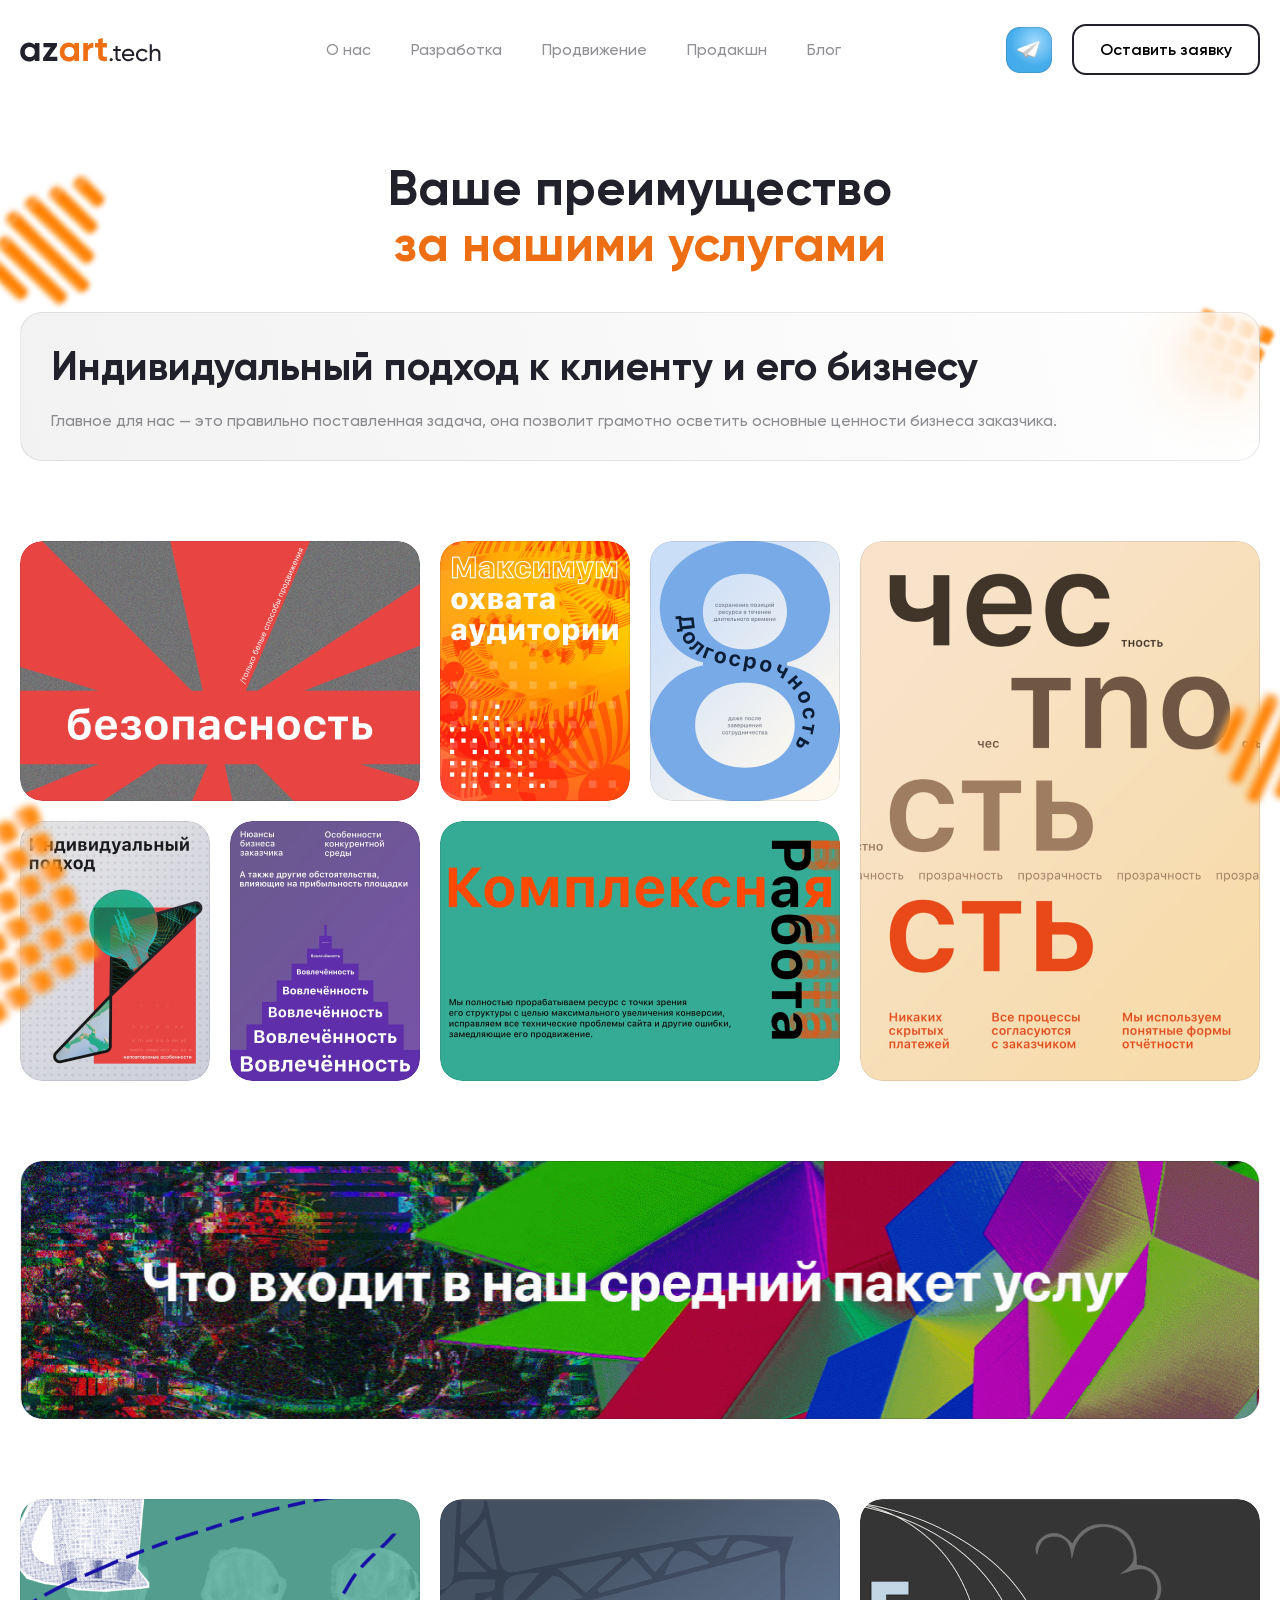
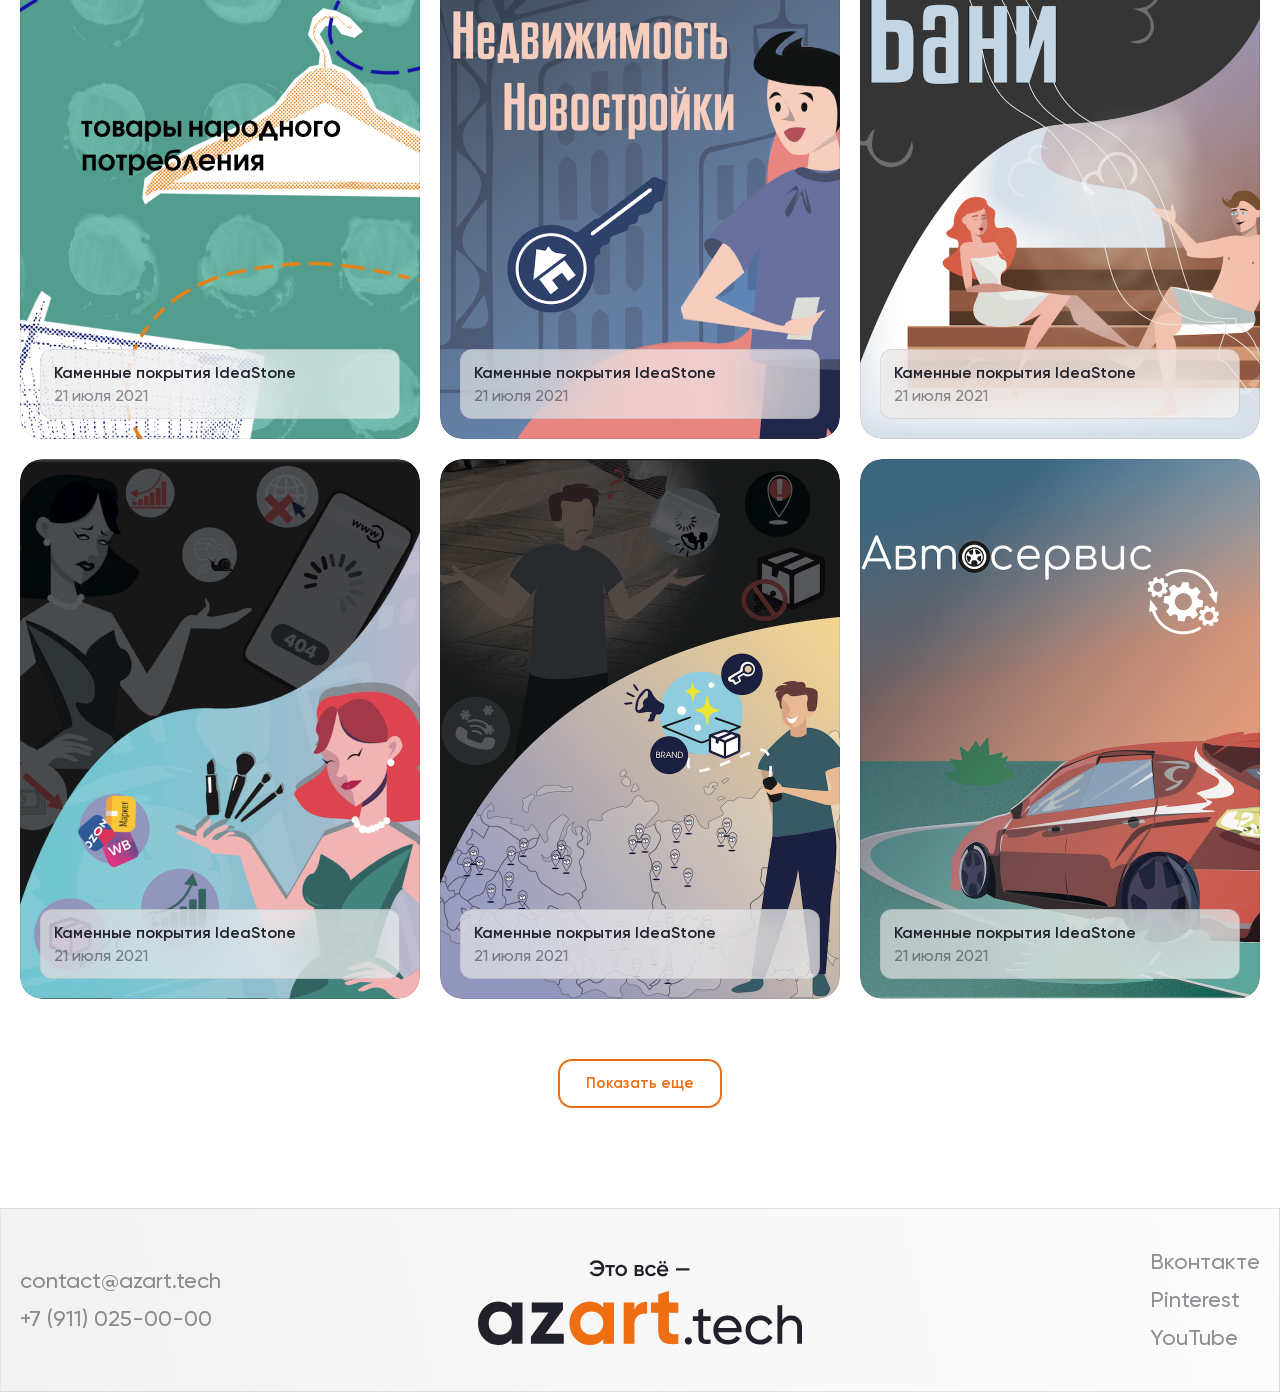
<file: promotion.html>
<!DOCTYPE html>
<html lang="ru">
<head>
    <meta charset="UTF-8">
    <meta http-equiv="X-UA-Compatible" content="IE=edge">
    <title>Home</title>
    <meta name="theme-color" content="#fff">
    <meta name="apple-mobile-web-app-status-bar-style" content="black-translucent">
    <meta name="viewport" content="width=device-width, user-scalable=no, initial-scale=1.0, maximum-scale=1.0, minimum-scale=1.0">
    <meta name="format-detection" content="telephone=no">
    <meta name="author" content="">
    <base href="">
    <link rel="canonical" href="/">
    <!-- page description -->
    <meta name="description" content="">
    <meta name="keywords" content="">
    <meta name="Copyright" content="">
    <!-- social networks -->
    <meta property="og:locale" content="ru_RU">
    <meta property="og:type" content="website">
    <meta property="og:title" content="">
    <meta property="og:description" content="">
    <meta property="og:image" content="">
    <meta property="og:url" content="">
    <meta property="og:site_name" content="">
    <!-- fancybox -->
    <link rel="stylesheet" href="bower_components/fancybox/dist/jquery.fancybox.min.css">
    <!-- styles files -->
    <link rel="stylesheet" href="assets/css/main.css">
    <link rel="stylesheet" href="assets/css/media.css">
</head>
<body>
    <!-- header -->
    <header class="header">
        <div class="container">
            <div class="header-wrapper f-center-jcsb">
                <a href="/" class="header-logo">
                    <img src="assets/img/logo.svg" alt="" class="header-logo__img">
                </a>
                <nav class="header-nav">
                    <ul class="header-menu f-center">
                        <li class="header-menu__item">
                            <a href="#" class="header-menu__link">
                                О нас
                            </a>
                        </li>
                        <li class="header-menu__item">
                            <a href="#" class="header-menu__link">
                                Разработка
                            </a>
                        </li>
                        <li class="header-menu__item">
                            <a href="#" class="header-menu__link">
                                Продвижение
                            </a>
                        </li>
                        <li class="header-menu__item">
                            <a href="#" class="header-menu__link">
                                Продакшн    
                            </a>
                        </li>
                        <li class="header-menu__item">
                            <a href="#" class="header-menu__link">
                                Блог
                            </a>
                        </li>
                    </ul>
                </nav>
                <div class="header-contacts f-center">
                    <a href="#" class="header-contacts__telegram">
                        <img src="assets/img/telegram-icon.png" alt="">
                    </a>
                    <button type="button" class="header-contacts__btn connect-btn">
                        <span class="header-contacts__btn-text">
                            Оставить заявку
                        </span>
                    </button>
                </div>
            </div>
        </div>
    </header>
    <!-- main -->
    <main>
        <div class="paralax-elems rellax">
            <div class="paralax-elems__image">
                <img src="assets/img/elem/shp-one.png" alt="" data-rellax-speed="0.5">
            </div>
            <div class="paralax-elems__image">
                <img src="assets/img/elem/shp-two.png" alt="" data-rellax-speed="0.5">
            </div>
            <div class="paralax-elems__image">
                <img src="assets/img/elem/shp-three.png" alt="" data-rellax-speed="0.5">
            </div>
            <div class="paralax-elems__image">
                <img src="assets/img/elem/shp-four.png" alt="" data-rellax-speed="0.5">
            </div>
        </div>
        <section class="info">
            <div class="container">
                <div class="info-wrapper">
                    <div class="info-main">
                        <h1 class="info__title title"> 
                            Ваше преимущество <br>
                            
                            <span>за нашими услугами</span>
                            

                        </h1>
                        <div class="info-descr">
                            <h2 class="info-descr__title">
                                Индивидуальный подход к клиенту и его бизнесу
                            </h2>
                            <p class="info-descr__descr">
                                Главное для нас — это правильно поставленная задача, она позволит грамотно осветить основные ценности бизнеса заказчика.
                            </p>
                        </div>
                    </div>
                    <ul class="info-list">
                        <li class="info-item">
                            <a href="" class="info-item__link">
                                <img src="assets/img/promotion/img-1.jpg" alt="" class="img-cover">
                            </a>
                        </li>
                        <li class="info-item">
                            <a href="" class="info-item__link">
                                <img src="assets/img/promotion/img-2.jpg" alt="" class="img-cover">
                            </a>
                        </li>
                        <li class="info-item">
                            <a href="" class="info-item__link">
                                <img src="assets/img/promotion/img-3.jpg" alt="" class="img-cover">
                            </a>
                        </li>
                        <li class="info-item">
                            <a href="" class="info-item__link">
                                <img src="assets/img/promotion/img-4.jpg" alt="" class="img-cover">
                            </a>
                        </li>
                        <li class="info-item">
                            <a href="" class="info-item__link">
                                <img src="assets/img/promotion/img-5.jpg" alt="" class="img-cover">
                            </a>
                        </li>
                        <li class="info-item">
                            <a href="" class="info-item__link">
                                <img src="assets/img/promotion/img-6.jpg" alt="" class="img-cover">
                            </a>
                        </li>
                        <li class="info-item">
                            <a href="" class="info-item__link">
                                <img src="assets/img/promotion/img-7.jpg" alt="" class="img-cover">
                            </a>
                        </li>
                    </ul>
                </div>
            </div>
        </section>
        <div class="block">
            <div class="container">
                <div class="block-wrapper" style="background: url('assets/img/block/banner.jpg') no-repeat center/cover;">
                    <h2 class="block__title"></h2>
                </div>
            </div>
        </div>
        <section class="project">
            <div class="container">
                <div class="project-wrapper">
                    <ul class="project-list">
                        <li class="project-item">
                            <a href="" class="project-item-link">
                                <div class="project-item-image">
                                    <img src="assets/img/promotion/project/img-1.jpg" alt="" class="img-cover">
                                </div>
                                <div class="project-item-text">
                                    <h2 class="project-item-text__title">
                                        Каменные покрытия IdeaStone
                                    </h2>
                                    <p class="project-item-text__date">
                                        21 июля 2021
                                    </p>
                                </div>
                            </a>
                        </li>
                        <li class="project-item">
                            <a href="" class="project-item-link">
                                <div class="project-item-image">
                                    <img src="assets/img/promotion/project/img-2.jpg" alt="" class="img-cover">
                                </div>
                                <div class="project-item-text">
                                    <h2 class="project-item-text__title">
                                        Каменные покрытия IdeaStone
                                    </h2>
                                    <p class="project-item-text__date">
                                        21 июля 2021
                                    </p>
                                </div>
                            </a>
                        </li>
                        <li class="project-item">
                            <a href="" class="project-item-link">
                                <div class="project-item-image">
                                    <img src="assets/img/promotion/project/img-3.jpg" alt="" class="img-cover">
                                </div>
                                <div class="project-item-text">
                                    <h2 class="project-item-text__title">
                                        Каменные покрытия IdeaStone
                                    </h2>
                                    <p class="project-item-text__date">
                                        21 июля 2021
                                    </p>
                                </div>
                            </a>
                        </li>
                        <li class="project-item">
                            <a href="" class="project-item-link">
                                <div class="project-item-image">
                                    <img src="assets/img/promotion/project/img-4.jpg" alt="" class="img-cover">
                                </div>
                                <div class="project-item-text">
                                    <h2 class="project-item-text__title">
                                        Каменные покрытия IdeaStone
                                    </h2>
                                    <p class="project-item-text__date">
                                        21 июля 2021
                                    </p>
                                </div>
                            </a>
                        </li>
                        <li class="project-item">
                            <a href="" class="project-item-link">
                                <div class="project-item-image">
                                    <img src="assets/img/promotion/project/img-5.jpg" alt="" class="img-cover">
                                </div>
                                <div class="project-item-text">
                                    <h2 class="project-item-text__title">
                                        Каменные покрытия IdeaStone
                                    </h2>
                                    <p class="project-item-text__date">
                                        21 июля 2021
                                    </p>
                                </div>
                            </a>
                        </li>
                        <li class="project-item">
                            <a href="" class="project-item-link">
                                <div class="project-item-image">
                                    <img src="assets/img/promotion/project/img-6.jpg" alt="" class="img-cover">
                                </div>
                                <div class="project-item-text">
                                    <h2 class="project-item-text__title">
                                        Каменные покрытия IdeaStone
                                    </h2>
                                    <p class="project-item-text__date">
                                        21 июля 2021
                                    </p>
                                </div>
                            </a>
                        </li>
                        <li class="project-item">
                            <a href="" class="project-item-link">
                                <div class="project-item-image">
                                    <img src="assets/img/promotion/project/img-6.jpg" alt="" class="img-cover">
                                </div>
                                <div class="project-item-text">
                                    <h2 class="project-item-text__title">
                                        Каменные покрытия IdeaStone
                                    </h2>
                                    <p class="project-item-text__date">
                                        21 июля 2021
                                    </p>
                                </div>
                            </a>
                        </li>
                    </ul>
                    <div class="project-load-button">
                        <button class="project__button">
                            Показать еще
                        </button>
                    </div>
                </div>
            </div>
        </section>
    </main>
    <!-- credits -->
    <footer class="credits">
        <div class="container">
            <div class="credits-wrapper f-center-jcsb">
                <ul class="credits-contacts">
                    <li class="credits-contacts__item">
                        <a href="mailto:contact@azart.tech" class="credits-contacts__link">
                            contact@azart.tech
                        </a>
                    </li>
                    <li class="credits-contacts__item">
                        <a href="tel:+7 (911) 025-00-00" class="credits-contacts__link">
                            +7 (911) 025-00-00
                        </a>
                    </li>
                </ul>
                <a href="/" class="credits-logo">
                    <img src="assets/img/credits-logo.svg" alt="" class="credits-logo__img">
                </a>
                <ul class="credits-contacts">
                    <li class="credits-contacts__item">
                        <a href="#vk" class="credits-contacts__link">
                            Вконтакте
                        </a>
                    </li>
                    <li class="credits-contacts__item">
                        <a href="#pint" class="credits-contacts__link">
                            Pinterest
                        </a>
                    </li>
                    <li class="credits-contacts__item">
                        <a href="#youtube" class="credits-contacts__link">
                            YouTube
                        </a>
                    </li>
                </ul>
            </div>
        </div>
    </footer>
    <!-- jQuery -->
    <script src="bower_components/jquery/dist/jquery.min.js"></script>
    <!-- slick-carousel -->
    <script src="bower_components/slick-carousel/slick/slick.min.js"></script>
    <!-- parallax -->
    <script src="bower_components/rellax/rellax.min.js"></script>
    <!-- fancybox -->
    <script src="bower_components/fancybox/dist/jquery.fancybox.min.js"></script>
    <!-- masked input -->
    <script src="bower_components/jquery.maskedinput/dist/jquery.maskedinput.min.js"></script>
    <!-- app js -->
    <script src="assets/js/app.js"></script>
</body>
</html>
</file>
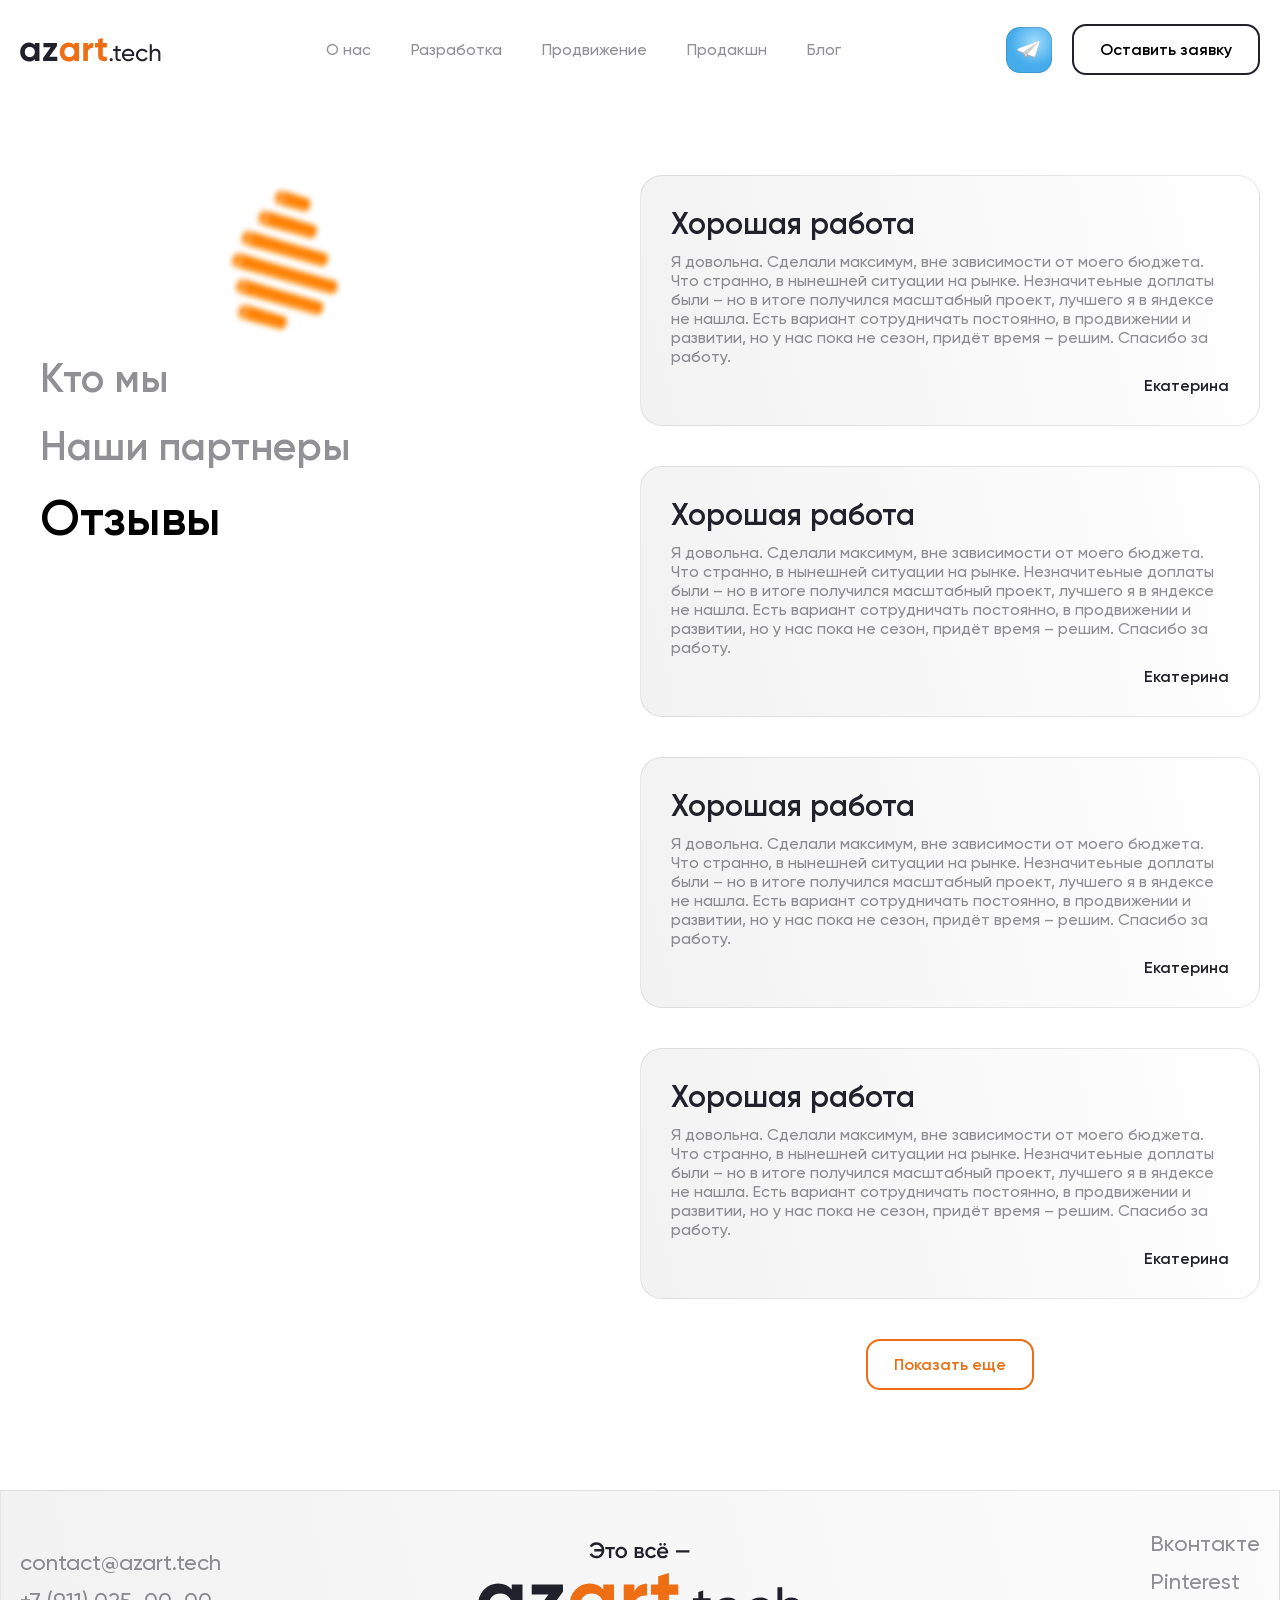
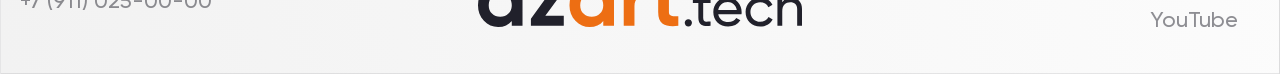
<file: reviews.html>
<!DOCTYPE html>
<html lang="ru">
<head>
    <meta charset="UTF-8">
    <meta http-equiv="X-UA-Compatible" content="IE=edge">
    <title>Reviews</title>
    <meta name="theme-color" content="#fff">
    <meta name="apple-mobile-web-app-status-bar-style" content="black-translucent">
    <meta name="viewport" content="width=device-width, user-scalable=no, initial-scale=1.0, maximum-scale=1.0, minimum-scale=1.0">
    <meta name="format-detection" content="telephone=no">
    <meta name="author" content="">
    <base href="">
    <link rel="canonical" href="/">
    <!-- page description -->
    <meta name="description" content="">
    <meta name="keywords" content="">
    <meta name="Copyright" content="">
    <!-- social networks -->
    <meta property="og:locale" content="ru_RU">
    <meta property="og:type" content="website">
    <meta property="og:title" content="">
    <meta property="og:description" content="">
    <meta property="og:image" content="">
    <meta property="og:url" content="">
    <meta property="og:site_name" content="">
    <!-- fancybox -->
    <link rel="stylesheet" href="bower_components/fancybox/dist/jquery.fancybox.min.css">
    <!-- styles files -->
    <link rel="stylesheet" href="assets/css/main.css">
    <link rel="stylesheet" href="assets/css/media.css">
</head>
<body>
    <!-- header -->
    <header class="header">
        <div class="container">
            <div class="header-wrapper f-center-jcsb">
                <a href="/" class="header-logo">
                    <img src="assets/img/logo.svg" alt="" class="header-logo__img">
                </a>
                <nav class="header-nav">
                    <ul class="header-menu f-center">
                        <li class="header-menu__item">
                            <a href="#" class="header-menu__link">
                                О нас
                            </a>
                        </li>
                        <li class="header-menu__item">
                            <a href="#" class="header-menu__link">
                                Разработка
                            </a>
                        </li>
                        <li class="header-menu__item">
                            <a href="#" class="header-menu__link">
                                Продвижение
                            </a>
                        </li>
                        <li class="header-menu__item">
                            <a href="#" class="header-menu__link">
                                Продакшн    
                            </a>
                        </li>
                        <li class="header-menu__item">
                            <a href="#" class="header-menu__link">
                                Блог
                            </a>
                        </li>
                    </ul>
                </nav>
                <div class="header-contacts f-center">
                    <a href="#" class="header-contacts__telegram">
                        <img src="assets/img/telegram-icon.png" alt="">
                    </a>
                    <button type="button" class="header-contacts__btn connect-btn">
                        <span class="header-contacts__btn-text">
                            Оставить заявку
                        </span>
                    </button>
                </div>
            </div>
        </div>
    </header>
    <!-- main -->
    <main>
        <!-- about  -->
        <section class="about section_simple">
            <div class="container">
                <div class="about-top rellax" data-rellax-speed="1">
                    <img src="assets/img/about-top.png" alt="">
                </div>
                <div class="about-left rellax" data-rellax-speed="1">
                    <img src="assets/img/about-left.png" alt="">
                </div>
                <div class="about-right rellax" data-rellax-speed="1">
                    <img src="assets/img/about-right-top.png" alt="">
                </div>
                <div class="about-bottom rellax" data-rellax-speed="1">
                    <img src="assets/img/about-bottom.png" alt="">
                </div>
                <div class="about-wrapper f-jcsb">
                    <nav class="about-nav">
                        <ul class="about-menu">
                            <li class="about-menu__item">
                                <a href="#" class="about-menu__link">
                                    Кто мы
                                </a>
                            </li>
                            <li class="about-menu__item">
                                <a href="#" class="about-menu__link">
                                    Наши партнеры
                                </a>
                            </li>
                            <li class="about-menu__item">
                                <a href="#" class="about-menu__link active">
                                    Отзывы
                                </a>
                            </li>
                        </ul>
                    </nav>
                    <div class="about-content">
                        <ul class="about-reviews">
                            <li class="about-reviews__item">
                                <h3 class="about-reviews__title">
                                    Хорошая работа
                                </h3>
                                <p class="about-reviews__text">
                                    Я довольна. Сделали максимум, вне зависимости от моего бюджета. Что странно, в нынешней ситуации на рынке. Незначитеьные доплаты были – но в итоге получился масштабный проект, лучшего я в яндексе не нашла. Есть вариант сотрудничать постоянно, в продвижении и развитии, но у нас пока не сезон, придёт время – решим. Спасибо за работу.
                                </p>
                                <p class="about-reviews__author">
                                    Екатерина
                                </p>
                            </li>
                            <li class="about-reviews__item">
                                <h3 class="about-reviews__title">
                                    Хорошая работа
                                </h3>
                                <p class="about-reviews__text">
                                    Я довольна. Сделали максимум, вне зависимости от моего бюджета. Что странно, в нынешней ситуации на рынке. Незначитеьные доплаты были – но в итоге получился масштабный проект, лучшего я в яндексе не нашла. Есть вариант сотрудничать постоянно, в продвижении и развитии, но у нас пока не сезон, придёт время – решим. Спасибо за работу.
                                </p>
                                <p class="about-reviews__author">
                                    Екатерина
                                </p>
                            </li>
                            <li class="about-reviews__item">
                                <h3 class="about-reviews__title">
                                    Хорошая работа
                                </h3>
                                <p class="about-reviews__text">
                                    Я довольна. Сделали максимум, вне зависимости от моего бюджета. Что странно, в нынешней ситуации на рынке. Незначитеьные доплаты были – но в итоге получился масштабный проект, лучшего я в яндексе не нашла. Есть вариант сотрудничать постоянно, в продвижении и развитии, но у нас пока не сезон, придёт время – решим. Спасибо за работу.
                                </p>
                                <p class="about-reviews__author">
                                    Екатерина
                                </p>
                            </li>
                            <li class="about-reviews__item">
                                <h3 class="about-reviews__title">
                                    Хорошая работа
                                </h3>
                                <p class="about-reviews__text">
                                    Я довольна. Сделали максимум, вне зависимости от моего бюджета. Что странно, в нынешней ситуации на рынке. Незначитеьные доплаты были – но в итоге получился масштабный проект, лучшего я в яндексе не нашла. Есть вариант сотрудничать постоянно, в продвижении и развитии, но у нас пока не сезон, придёт время – решим. Спасибо за работу.
                                </p>
                                <p class="about-reviews__author">
                                    Екатерина
                                </p>
                            </li>
                        </ul>
                        <button type="button" class="member-project__btn">
                            Показать еще
                        </button>
                    </div>
                </div>
            </div>
        </section>
    </main>
    <!-- credits -->
    <footer class="credits">
        <div class="container">
            <div class="credits-wrapper f-center-jcsb">
                <ul class="credits-contacts">
                    <li class="credits-contacts__item">
                        <a href="mailto:contact@azart.tech" class="credits-contacts__link">
                            contact@azart.tech
                        </a>
                    </li>
                    <li class="credits-contacts__item">
                        <a href="tel:+7 (911) 025-00-00" class="credits-contacts__link">
                            +7 (911) 025-00-00
                        </a>
                    </li>
                </ul>
                <a href="/" class="credits-logo">
                    <img src="assets/img/credits-logo.svg" alt="" class="credits-logo__img">
                </a>
                <ul class="credits-contacts">
                    <li class="credits-contacts__item">
                        <a href="#vk" class="credits-contacts__link">
                            Вконтакте
                        </a>
                    </li>
                    <li class="credits-contacts__item">
                        <a href="#pint" class="credits-contacts__link">
                            Pinterest
                        </a>
                    </li>
                    <li class="credits-contacts__item">
                        <a href="#youtube" class="credits-contacts__link">
                            YouTube
                        </a>
                    </li>
                </ul>
            </div>
        </div>
    </footer>
    <!-- jQuery -->
    <script src="bower_components/jquery/dist/jquery.min.js"></script>
    <!-- slick-carousel -->
    <script src="bower_components/slick-carousel/slick/slick.min.js"></script>
    <!-- parallax -->
    <script src="bower_components/rellax/rellax.min.js"></script>
    <!-- fancybox -->
    <script src="bower_components/fancybox/dist/jquery.fancybox.min.js"></script>
    <!-- masked input -->
    <script src="bower_components/jquery.maskedinput/dist/jquery.maskedinput.min.js"></script>
    <!-- app js -->
    <script src="assets/js/app.js"></script>
</body>
</html>
</file>
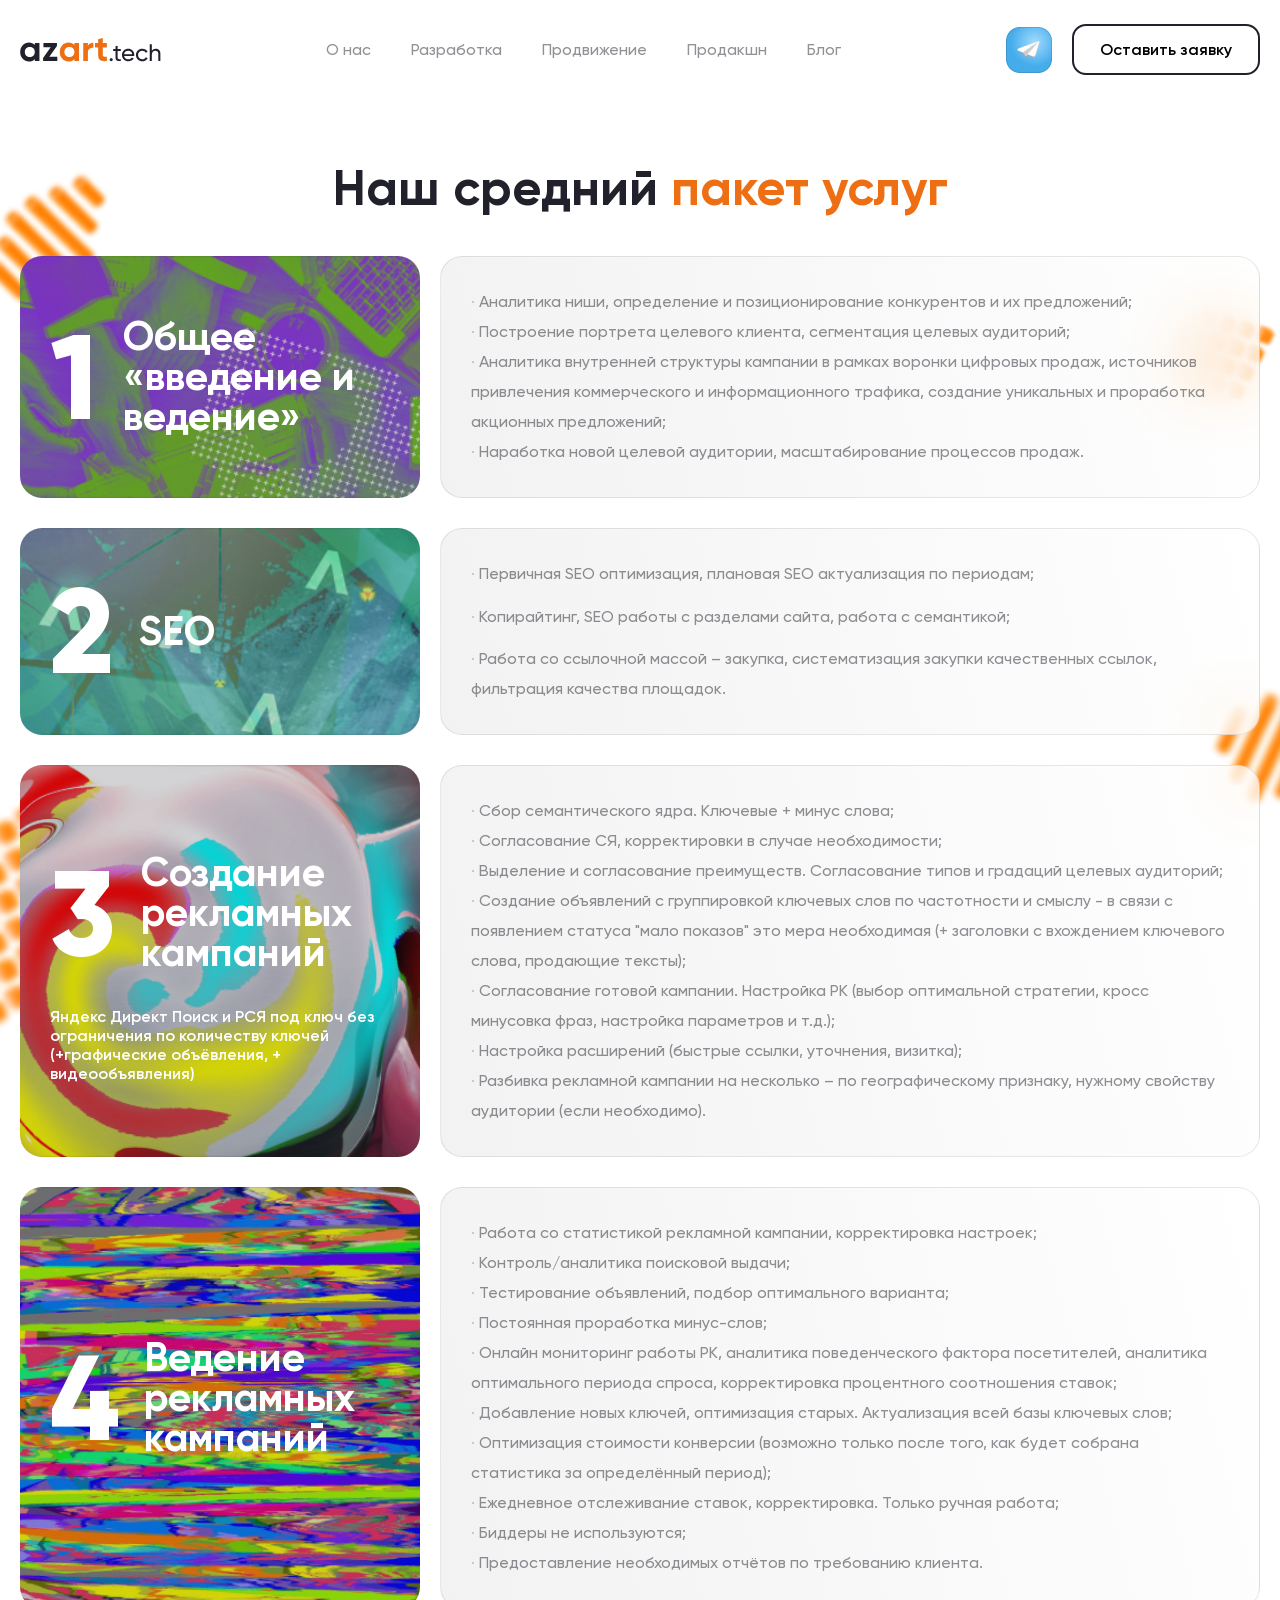
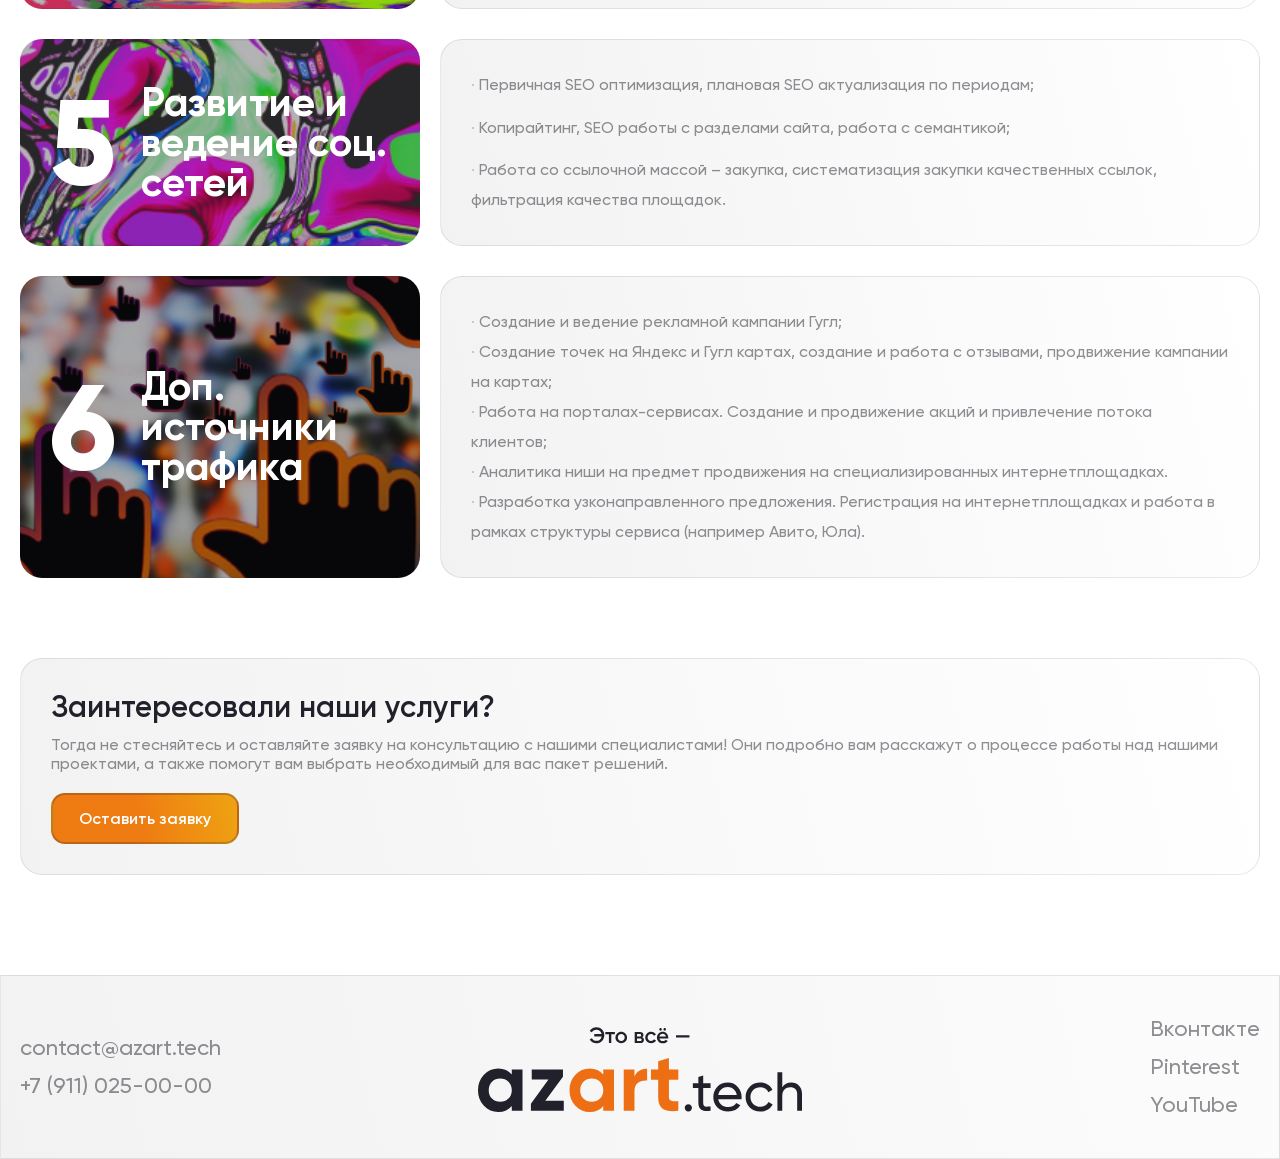
<file: service.html>
<!DOCTYPE html>
<html lang="ru">
<head>
    <meta charset="UTF-8">
    <meta http-equiv="X-UA-Compatible" content="IE=edge">
    <title>Home</title>
    <meta name="theme-color" content="#fff">
    <meta name="apple-mobile-web-app-status-bar-style" content="black-translucent">
    <meta name="viewport" content="width=device-width, user-scalable=no, initial-scale=1.0, maximum-scale=1.0, minimum-scale=1.0">
    <meta name="format-detection" content="telephone=no">
    <meta name="author" content="">
    <base href="">
    <link rel="canonical" href="/">
    <!-- page description -->
    <meta name="description" content="">
    <meta name="keywords" content="">
    <meta name="Copyright" content="">
    <!-- social networks -->
    <meta property="og:locale" content="ru_RU">
    <meta property="og:type" content="website">
    <meta property="og:title" content="">
    <meta property="og:description" content="">
    <meta property="og:image" content="">
    <meta property="og:url" content="">
    <meta property="og:site_name" content="">
    <!-- fancybox -->
    <link rel="stylesheet" href="bower_components/fancybox/dist/jquery.fancybox.min.css">
    <!-- styles files -->
    <link rel="stylesheet" href="assets/css/main.css">
    <link rel="stylesheet" href="assets/css/media.css">
</head>
<body>
    <!-- header -->
    <header class="header">
        <div class="container">
            <div class="header-wrapper f-center-jcsb">
                <a href="/" class="header-logo">
                    <img src="assets/img/logo.svg" alt="" class="header-logo__img">
                </a>
                <nav class="header-nav">
                    <ul class="header-menu f-center">
                        <li class="header-menu__item">
                            <a href="#" class="header-menu__link">
                                О нас
                            </a>
                        </li>
                        <li class="header-menu__item">
                            <a href="#" class="header-menu__link">
                                Разработка
                            </a>
                        </li>
                        <li class="header-menu__item">
                            <a href="#" class="header-menu__link">
                                Продвижение
                            </a>
                        </li>
                        <li class="header-menu__item">
                            <a href="#" class="header-menu__link">
                                Продакшн    
                            </a>
                        </li>
                        <li class="header-menu__item">
                            <a href="#" class="header-menu__link">
                                Блог
                            </a>
                        </li>
                    </ul>
                </nav>
                <div class="header-contacts f-center">
                    <a href="#" class="header-contacts__telegram">
                        <img src="assets/img/telegram-icon.png" alt="">
                    </a>
                    <button type="button" class="header-contacts__btn connect-btn">
                        <span class="header-contacts__btn-text">
                            Оставить заявку
                        </span>
                    </button>
                </div>
            </div>
        </div>
    </header>
    <!-- main -->
    <main>
        <div class="paralax-elems rellax">
            <div class="paralax-elems__image">
                <img src="assets/img/elem/shp-one.png" alt="" data-rellax-speed="0.5">
            </div>
            <div class="paralax-elems__image">
                <img src="assets/img/elem/shp-two.png" alt="" data-rellax-speed="0.5">
            </div>
            <div class="paralax-elems__image">
                <img src="assets/img/elem/shp-three.png" alt="" data-rellax-speed="0.5">
            </div>
            <div class="paralax-elems__image">
                <img src="assets/img/elem/shp-four.png" alt="" data-rellax-speed="0.5">
            </div>
        </div>
        <section class="service">
            <div class="container">
                <div class="service-wrapper">
                    <h1 class="service__title title">
                        Наш средний <span>пакет услуг</span>
                    </h1>
                    <ul class="service-list">
                        <li class="service-item">
                            <div class="service-item-left">
                                <div class="service-item-title" style="background: url('assets/img/service/img.jpg') no-repeat center/cover;">
                                    <div class="service-item-title-inner">
                                        <span class="service-item-title__num">1</span>
                                        <p class="service-item-title__text">Общее «введение и ведение»</p>
                                    </div>
                                </div>
                            </div>
                            <div class="service-item-right">
                                <ul>
                                    <li>
                                        Аналитика ниши, определение и позиционирование конкурентов и их предложений;
                                    </li>
                                    <li>
                                        Построение портрета целевого клиента, сегментация целевых аудиторий;
                                    </li>
                                    <li>
                                        Аналитика внутренней структуры кампании в рамках воронки цифровых продаж, источников привлечения коммерческого и информационного трафика, создание уникальных и проработка акционных предложений;
                                    </li>
                                    <li>
                                        Наработка новой целевой аудитории, масштабирование процессов продаж.
                                    </li>
                                </ul>
                            </div>
                        </li>
                        <li class="service-item">
                            <div class="service-item-left">
                                <div class="service-item-title" style="background: url('assets/img/service/img-2.jpg') no-repeat center/cover;">
                                    <div class="service-item-title-inner">
                                        <span class="service-item-title__num">2</span>
                                        <p class="service-item-title__text">SEO</p>
                                    </div>
                                </div>
                            </div>
                            <div class="service-item-right">
                                <ul>
                                    <li>
                                        Первичная SEO оптимизация, плановая SEO актуализация по периодам;
                                    </li>
                                    <li>
                                        Копирайтинг, SEO работы с разделами сайта, работа с семантикой;
                                    </li>
                                    <li>
                                        Работа со ссылочной массой – закупка, систематизация закупки качественных ссылок, фильтрация качества площадок.
                                    </li>
                                </ul>
                            </div>
                        </li>
                        <li class="service-item">
                            <div class="service-item-left">
                                <div class="service-item-title" style="background: url('assets/img/service/img-3.jpg') no-repeat center/cover;">
                                    <div class="service-item-title-inner">
                                        <span class="service-item-title__num">3</span>
                                        <p class="service-item-title__text">Создание рекламных кампаний</p>
                                    </div>
                                    <p class="service-item-title__descr">
                                        Яндекс Директ Поиск и РСЯ под ключ без ограничения по количеству ключей (+графические объёвления, + видеообъявления)
                                    </p>
                                </div>
                            </div>
                            <div class="service-item-right">
                                <ul>
                                    <li>
                                        Сбор семантического ядра. Ключевые + минус слова;
                                    </li>
                                    <li>
                                        Согласование СЯ, корректировки в случае необходимости;
                                    </li>
                                    <li>
                                        Выделение и согласование преимуществ. Согласование типов и градаций целевых аудиторий;
                                    </li>
                                    <li>
                                        Создание объявлений с группировкой ключевых слов по частотности и смыслу - в связи с появлением статуса "мало показов" это мера необходимая (+ заголовки с вхождением ключевого слова, продающие тексты);
                                    </li>
                                    <li>
                                        Согласование готовой кампании. Настройка РК (выбор оптимальной стратегии, кросс минусовка фраз, настройка параметров и т.д.);
                                    </li>
                                    <li>
                                        Настройка расширений (быстрые ссылки, уточнения, визитка);
                                    </li>
                                    <li>
                                        Разбивка рекламной кампании на несколько – по географическому признаку, нужному свойству аудитории (если необходимо).
                                    </li>
                                </ul>
                            </div>
                        </li>
                        <li class="service-item">
                            <div class="service-item-left">
                                <div class="service-item-title" style="background: url('assets/img/service/img-4.jpg') no-repeat center/cover;">
                                    <div class="service-item-title-inner">
                                        <span class="service-item-title__num">4</span>
                                        <p class="service-item-title__text">Ведение рекламных кампаний</p>
                                    </div>
                                </div>
                            </div>
                            <div class="service-item-right">
                                <ul>
                                    <li>
                                        Работа со статистикой рекламной кампании, корректировка настроек;
                                    </li>
                                    <li>
                                        Контроль/аналитика поисковой выдачи;
                                    </li>
                                    <li>
                                        Тестирование объявлений, подбор оптимального варианта;
                                    </li>
                                    <li>
                                        Постоянная проработка минус-слов;
                                    </li>
                                    <li>
                                        Онлайн мониторинг работы РК, аналитика поведенческого фактора посетителей, аналитика оптимального периода спроса, корректировка процентного соотношения ставок;
                                    </li>
                                    <li>
                                        Добавление новых ключей, оптимизация старых. Актуализация всей базы ключевых слов;
                                    </li>
                                    <li>
                                        Оптимизация стоимости конверсии (возможно только после того, как будет собрана статистика за определённый период);
                                    </li>
                                    <li>
                                        Ежедневное отслеживание ставок, корректировка. Только ручная работа;
                                    </li>
                                    <li>
                                        Биддеры не используются;
                                    </li>
                                    <li>
                                        Предоставление необходимых отчётов по требованию клиента.
                                    </li>
                                </ul>
                            </div>
                        </li>
                        <li class="service-item">
                            <div class="service-item-left">
                                <div class="service-item-title" style="background: url('assets/img/service/img-5.jpg') no-repeat center/cover;">
                                    <div class="service-item-title-inner">
                                        <span class="service-item-title__num">5</span>
                                        <p class="service-item-title__text">Развитие и ведение соц. сетей</p>
                                    </div>
                                </div>
                            </div>
                            <div class="service-item-right">
                                <ul>
                                    <li>
                                        Первичная SEO оптимизация, плановая SEO актуализация по периодам;
                                    </li>
                                    <li>
                                        Копирайтинг, SEO работы с разделами сайта, работа с семантикой;
                                    </li>
                                    <li>
                                        Работа со ссылочной массой – закупка, систематизация закупки качественных ссылок, фильтрация качества площадок.
                                    </li>
                                </ul>
                            </div>
                        </li>
                        <li class="service-item">
                            <div class="service-item-left">
                                <div class="service-item-title" style="background: url('assets/img/service/img-6.jpg') no-repeat center/cover;">
                                    <div class="service-item-title-inner">
                                        <span class="service-item-title__num">6</span>
                                        <p class="service-item-title__text">Доп. источники трафика</p>
                                    </div>
                                </div>
                            </div>
                            <div class="service-item-right">
                                <ul>
                                    <li>
                                        Создание и ведение рекламной кампании Гугл;
                                    </li>
                                    <li>
                                        Создание точек на Яндекс и Гугл картах, создание и работа с отзывами, продвижение кампании на картах;
                                    </li>
                                    <li>
                                        Работа на порталах-сервисах. Создание и продвижение акций и привлечение потока клиентов;
                                    </li>
                                    <li>
                                        Аналитика ниши на предмет продвижения на специализированных интернетплощадках.
                                    </li>
                                    <li>
                                        Разработка узконаправленного предложения. Регистрация на интернетплощадках и работа в рамках структуры сервиса (например Авито, Юла).
                                    </li>
                                </ul>
                            </div>
                        </li>
                    </ul>
                </div>
            </div>
        </section>
        <div class="recall">
            <div class="container">
                <div class="recall-wrapper">
                    <h3 class="recall__title">Заинтересовали наши услуги?</h3>
                    <p class="recall__descr">
                        Тогда не стесняйтесь и оставляйте заявку на консультацию с нашими специалистами! Они подробно вам расскажут о процессе работы над нашими проектами, а также помогут вам выбрать необходимый для вас пакет решений.
                    </p>
                    <button class="recall__button">
                        <span>Оставить заявку</span>
                    </button>
                </div>
            </div>
        </div>
    </main>
    <!-- credits -->
    <footer class="credits">
        <div class="container">
            <div class="credits-wrapper f-center-jcsb">
                <ul class="credits-contacts">
                    <li class="credits-contacts__item">
                        <a href="mailto:contact@azart.tech" class="credits-contacts__link">
                            contact@azart.tech
                        </a>
                    </li>
                    <li class="credits-contacts__item">
                        <a href="tel:+7 (911) 025-00-00" class="credits-contacts__link">
                            +7 (911) 025-00-00
                        </a>
                    </li>
                </ul>
                <a href="/" class="credits-logo">
                    <img src="assets/img/credits-logo.svg" alt="" class="credits-logo__img">
                </a>
                <ul class="credits-contacts">
                    <li class="credits-contacts__item">
                        <a href="#vk" class="credits-contacts__link">
                            Вконтакте
                        </a>
                    </li>
                    <li class="credits-contacts__item">
                        <a href="#pint" class="credits-contacts__link">
                            Pinterest
                        </a>
                    </li>
                    <li class="credits-contacts__item">
                        <a href="#youtube" class="credits-contacts__link">
                            YouTube
                        </a>
                    </li>
                </ul>
            </div>
        </div>
    </footer>
    <!-- jQuery -->
    <script src="bower_components/jquery/dist/jquery.min.js"></script>
    <!-- slick-carousel -->
    <script src="bower_components/slick-carousel/slick/slick.min.js"></script>
    <!-- parallax -->
    <script src="bower_components/rellax/rellax.min.js"></script>
    <!-- fancybox -->
    <script src="bower_components/fancybox/dist/jquery.fancybox.min.js"></script>
    <!-- masked input -->
    <script src="bower_components/jquery.maskedinput/dist/jquery.maskedinput.min.js"></script>
    <!-- app js -->
    <script src="assets/js/app.js"></script>
</body>
</html>
</file>
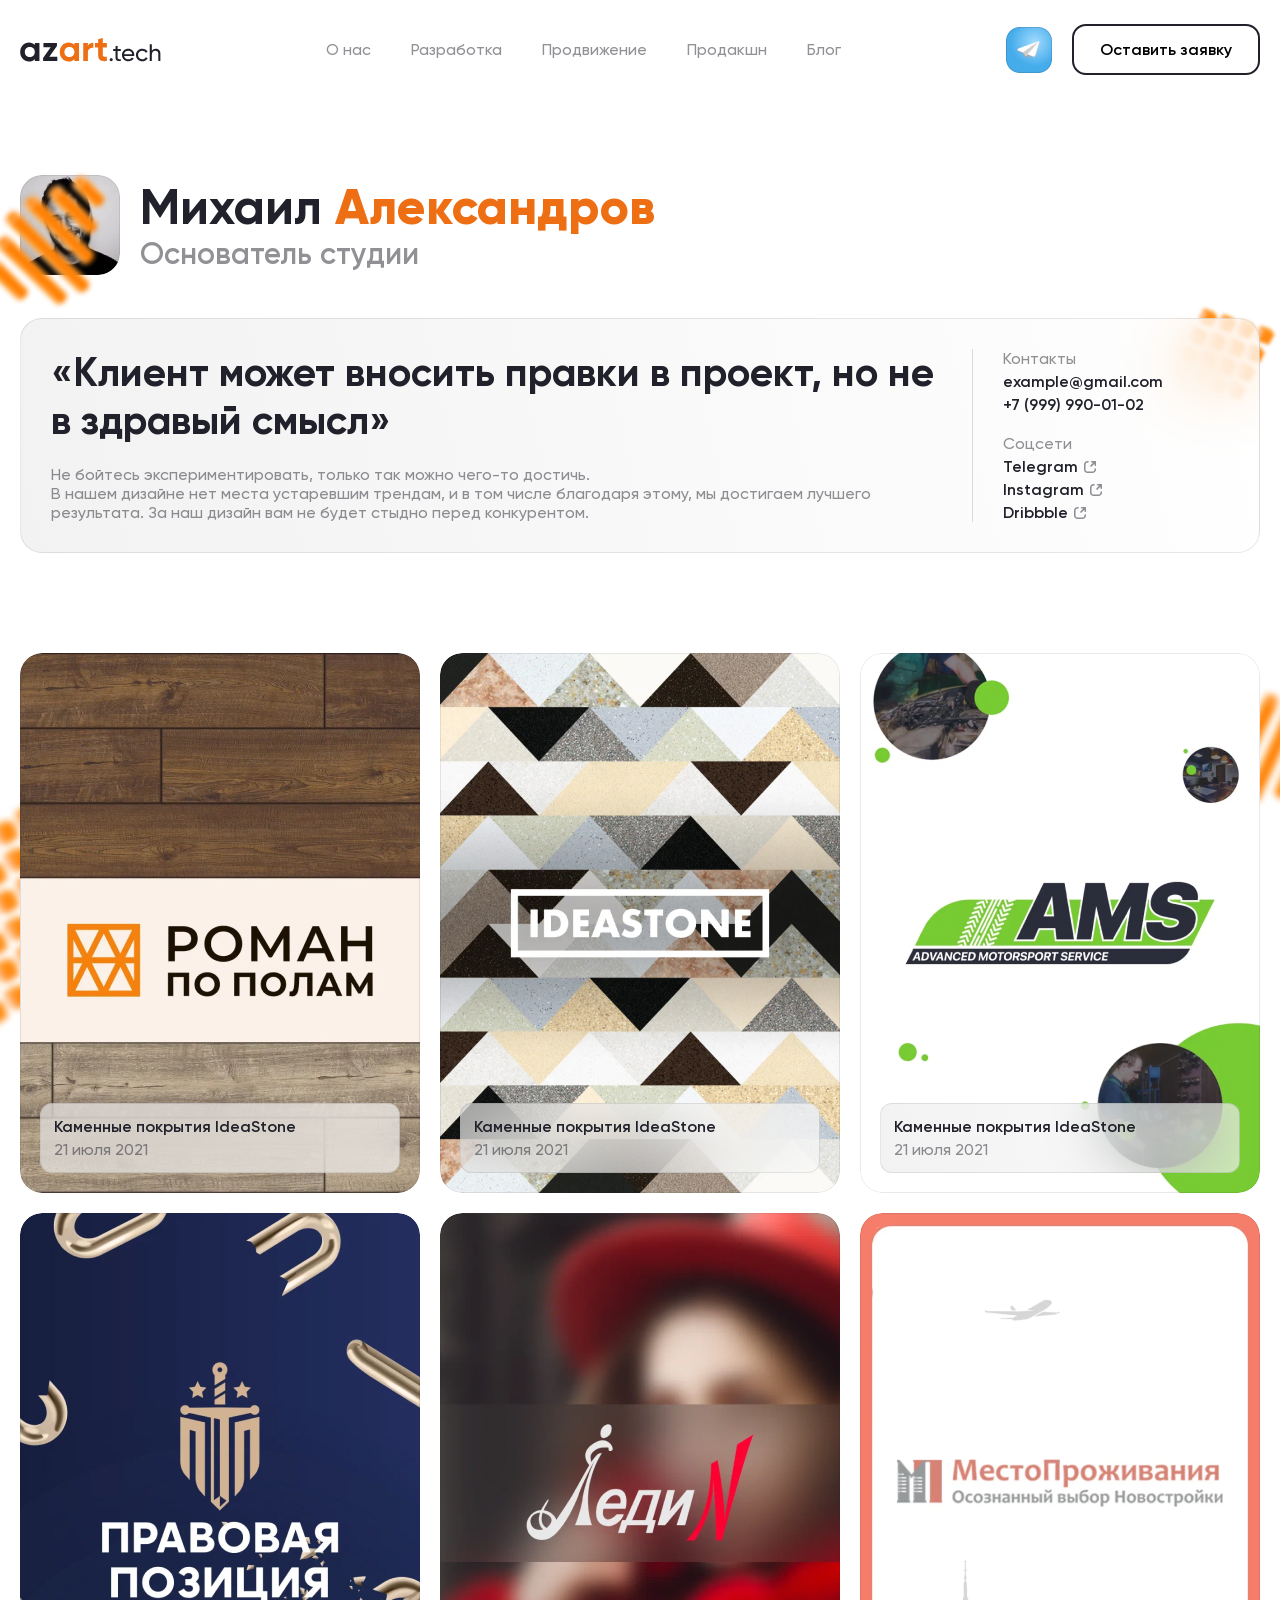
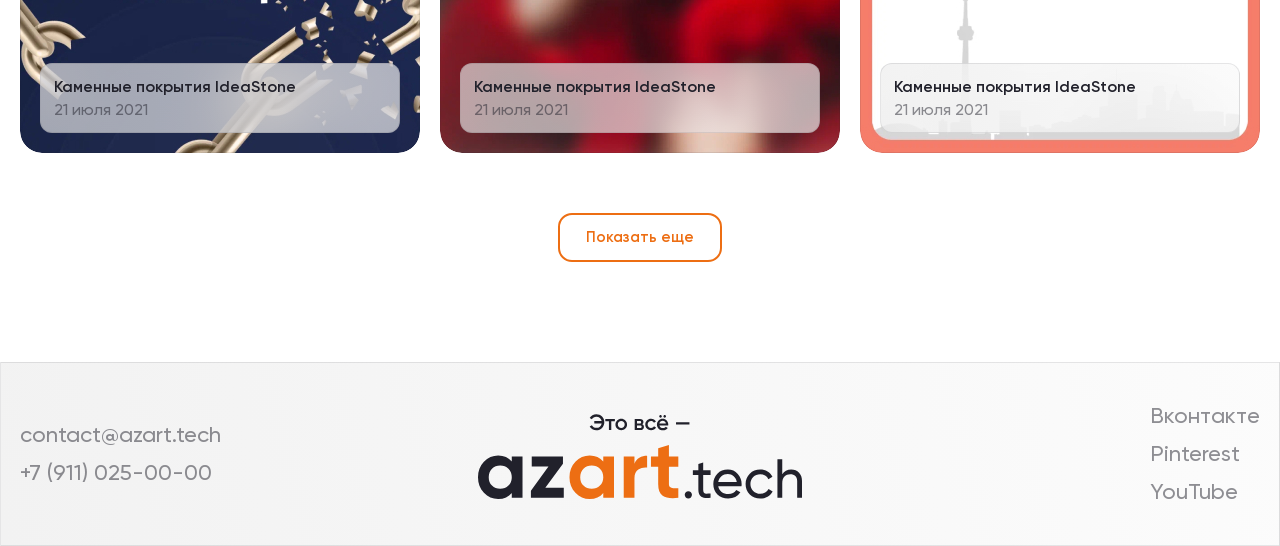
<file: team-page.html>
<!DOCTYPE html>
<html lang="ru">
<head>
    <meta charset="UTF-8">
    <meta http-equiv="X-UA-Compatible" content="IE=edge">
    <title>Team Page</title>
    <meta name="theme-color" content="#fff">
    <meta name="apple-mobile-web-app-status-bar-style" content="black-translucent">
    <meta name="viewport" content="width=device-width, user-scalable=no, initial-scale=1.0, maximum-scale=1.0, minimum-scale=1.0">
    <meta name="format-detection" content="telephone=no">
    <meta name="author" content="">
    <base href="">
    <link rel="canonical" href="/">
    <!-- page description -->
    <meta name="description" content="">
    <meta name="keywords" content="">
    <meta name="Copyright" content="">
    <!-- social networks -->
    <meta property="og:locale" content="ru_RU">
    <meta property="og:type" content="website">
    <meta property="og:title" content="">
    <meta property="og:description" content="">
    <meta property="og:image" content="">
    <meta property="og:url" content="">
    <meta property="og:site_name" content="">
    <!-- fancybox -->
    <link rel="stylesheet" href="bower_components/fancybox/dist/jquery.fancybox.min.css">
    <!-- styles files -->
    <link rel="stylesheet" href="assets/css/main.css">
    <link rel="stylesheet" href="assets/css/media.css">
</head>
<body>
    <!-- header -->
    <header class="header">
        <div class="container">
            <div class="header-wrapper f-center-jcsb">
                <a href="/" class="header-logo">
                    <img src="assets/img/logo.svg" alt="" class="header-logo__img">
                </a>
                <nav class="header-nav">
                    <ul class="header-menu f-center">
                        <li class="header-menu__item">
                            <a href="#" class="header-menu__link">
                                О нас
                            </a>
                        </li>
                        <li class="header-menu__item">
                            <a href="#" class="header-menu__link">
                                Разработка
                            </a>
                        </li>
                        <li class="header-menu__item">
                            <a href="#" class="header-menu__link">
                                Продвижение
                            </a>
                        </li>
                        <li class="header-menu__item">
                            <a href="#" class="header-menu__link">
                                Продакшн    
                            </a>
                        </li>
                        <li class="header-menu__item">
                            <a href="#" class="header-menu__link">
                                Блог
                            </a>
                        </li>
                    </ul>
                </nav>
                <div class="header-contacts f-center">
                    <a href="#" class="header-contacts__telegram">
                        <img src="assets/img/telegram-icon.png" alt="">
                    </a>
                    <button type="button" class="header-contacts__btn connect-btn">
                        <span class="header-contacts__btn-text">
                            Оставить заявку
                        </span>
                    </button>
                </div>
            </div>
        </div>
    </header>
    <!-- main -->
    <main>
        <!-- member -->
        <div class="paralax-elems rellax">
            <div class="paralax-elems__image">
                <img src="assets/img/elem/shp-one.png" alt="" data-rellax-speed="0.5">
            </div>
            <div class="paralax-elems__image">
                <img src="assets/img/elem/shp-two.png" alt="" data-rellax-speed="0.5">
            </div>
            <div class="paralax-elems__image">
                <img src="assets/img/elem/shp-three.png" alt="" data-rellax-speed="0.5">
            </div>
            <div class="paralax-elems__image">
                <img src="assets/img/elem/shp-four.png" alt="" data-rellax-speed="0.5">
            </div>
        </div>
        <section class="member section_simple">
            <div class="container">
                <div class="member-content f-center">
                    <div class="member-content__icon">
                        <img src="assets/img/team-icon.png" alt="">
                    </div>
                    <div class="member-content__block">
                        <h1 class="member-content__title">
                            Михаил <span>Александров</span>
                        </h1>
                        <p class="member-content__text">
                            Основатель студии
                        </p>
                    </div>
                </div>
                <div class="member-block f-jcsb">
                    <div class="member-block__content">
                        <h2 class="member-block__title">
                            «Клиент может вносить правки в проект, но не в здравый смысл»
                        </h2>
                        <p class="member-block__text">
                            Не бойтесь экспериментировать, только так можно чего-то достичь.<br>
                            В нашем дизайне нет места устаревшим трендам, и в том числе благодаря этому, мы достигаем лучшего результата. За наш дизайн вам не будет стыдно перед конкурентом.
                        </p>
                    </div>
                    <div class="member-block__contacts">
                        <div class="member-block__item">
                            <p class="member-block__point">
                                Контакты
                            </p>
                            <ul class="member-contacts">
                                <li class="member-contacts__item">
                                    <a href="#" class="member-contacts__link">
                                        example@gmail.com
                                    </a>
                                </li>
                                <li class="member-contacts__item">
                                    <a href="tel:+7 (999) 990-01-02" class="member-contacts__link">
                                        +7 (999) 990-01-02
                                    </a>
                                </li>
                            </ul>
                            <p class="member-block__point">
                                Соцсети
                            </p>
                            <ul class="member-contacts">
                                <li class="member-contacts__item">
                                    <a href="#" class="member-contacts__link f-center">
                                        Telegram
                                        <svg width="12" height="12" viewBox="0 0 12 12" fill="none" xmlns="http://www.w3.org/2000/svg">
                                            <g opacity="0.5">
                                            <path d="M12 7.95238V8.38095C12 10.381 10.381 12 8.38095 12H3.61905C1.61905 12 0 10.381 0 8.38095V3.61905C0 1.61905 1.61905 0 3.61905 0H4.04762C4.52381 0 4.80952 0.285714 4.80952 0.761905C4.80952 1.2381 4.52381 1.52381 4.04762 1.52381H3.61905C2.47619 1.52381 1.52381 2.47619 1.52381 3.61905V8.38095C1.52381 9.52381 2.47619 10.4762 3.61905 10.4762H8.38095C9.52381 10.4762 10.4762 9.52381 10.4762 8.38095V7.95238C10.4762 7.47619 10.7619 7.19048 11.2381 7.19048C11.7143 7.19048 12 7.47619 12 7.95238Z" fill="#21212B"/>
                                            <path d="M12 0.761905V4.28571C12 4.47619 11.9048 4.66667 11.8095 4.85714C11.619 5.04762 11.4286 5.04762 11.2381 5.04762C10.7619 5.04762 10.4762 4.66667 10.4762 4.28571V2.66667L7.61905 5.52381C7.42857 5.71429 7.23809 5.80952 6.95238 5.80952C6.7619 5.80952 6.47619 5.71429 6.38095 5.61905C6.19048 5.42857 6.19048 5.2381 6.19048 5.04762C6.19048 4.85714 6.28571 4.66667 6.38095 4.47619L9.23809 1.61905H7.61905C7.14286 1.61905 6.7619 1.2381 6.7619 0.761905V0.666667C6.95238 0.285714 7.33333 0 7.71429 0H11.2381C11.4286 0 11.5238 0.0952381 11.619 0.0952381C11.9048 0.285714 12 0.571429 12 0.761905Z" fill="#21212B"/>
                                            </g>
                                        </svg>
                                    </a>
                                </li>
                                <li class="member-contacts__item">
                                    <a href="#" class="member-contacts__link f-center">
                                        Instagram
                                        <svg width="12" height="12" viewBox="0 0 12 12" fill="none" xmlns="http://www.w3.org/2000/svg">
                                            <g opacity="0.5">
                                            <path d="M12 7.95238V8.38095C12 10.381 10.381 12 8.38095 12H3.61905C1.61905 12 0 10.381 0 8.38095V3.61905C0 1.61905 1.61905 0 3.61905 0H4.04762C4.52381 0 4.80952 0.285714 4.80952 0.761905C4.80952 1.2381 4.52381 1.52381 4.04762 1.52381H3.61905C2.47619 1.52381 1.52381 2.47619 1.52381 3.61905V8.38095C1.52381 9.52381 2.47619 10.4762 3.61905 10.4762H8.38095C9.52381 10.4762 10.4762 9.52381 10.4762 8.38095V7.95238C10.4762 7.47619 10.7619 7.19048 11.2381 7.19048C11.7143 7.19048 12 7.47619 12 7.95238Z" fill="#21212B"/>
                                            <path d="M12 0.761905V4.28571C12 4.47619 11.9048 4.66667 11.8095 4.85714C11.619 5.04762 11.4286 5.04762 11.2381 5.04762C10.7619 5.04762 10.4762 4.66667 10.4762 4.28571V2.66667L7.61905 5.52381C7.42857 5.71429 7.23809 5.80952 6.95238 5.80952C6.7619 5.80952 6.47619 5.71429 6.38095 5.61905C6.19048 5.42857 6.19048 5.2381 6.19048 5.04762C6.19048 4.85714 6.28571 4.66667 6.38095 4.47619L9.23809 1.61905H7.61905C7.14286 1.61905 6.7619 1.2381 6.7619 0.761905V0.666667C6.95238 0.285714 7.33333 0 7.71429 0H11.2381C11.4286 0 11.5238 0.0952381 11.619 0.0952381C11.9048 0.285714 12 0.571429 12 0.761905Z" fill="#21212B"/>
                                            </g>
                                        </svg>
                                    </a>
                                </li>
                                <li class="member-contacts__item">
                                    <a href="#" class="member-contacts__link f-center">
                                        Dribbble
                                        <svg width="12" height="12" viewBox="0 0 12 12" fill="none" xmlns="http://www.w3.org/2000/svg">
                                            <g opacity="0.5">
                                            <path d="M12 7.95238V8.38095C12 10.381 10.381 12 8.38095 12H3.61905C1.61905 12 0 10.381 0 8.38095V3.61905C0 1.61905 1.61905 0 3.61905 0H4.04762C4.52381 0 4.80952 0.285714 4.80952 0.761905C4.80952 1.2381 4.52381 1.52381 4.04762 1.52381H3.61905C2.47619 1.52381 1.52381 2.47619 1.52381 3.61905V8.38095C1.52381 9.52381 2.47619 10.4762 3.61905 10.4762H8.38095C9.52381 10.4762 10.4762 9.52381 10.4762 8.38095V7.95238C10.4762 7.47619 10.7619 7.19048 11.2381 7.19048C11.7143 7.19048 12 7.47619 12 7.95238Z" fill="#21212B"/>
                                            <path d="M12 0.761905V4.28571C12 4.47619 11.9048 4.66667 11.8095 4.85714C11.619 5.04762 11.4286 5.04762 11.2381 5.04762C10.7619 5.04762 10.4762 4.66667 10.4762 4.28571V2.66667L7.61905 5.52381C7.42857 5.71429 7.23809 5.80952 6.95238 5.80952C6.7619 5.80952 6.47619 5.71429 6.38095 5.61905C6.19048 5.42857 6.19048 5.2381 6.19048 5.04762C6.19048 4.85714 6.28571 4.66667 6.38095 4.47619L9.23809 1.61905H7.61905C7.14286 1.61905 6.7619 1.2381 6.7619 0.761905V0.666667C6.95238 0.285714 7.33333 0 7.71429 0H11.2381C11.4286 0 11.5238 0.0952381 11.619 0.0952381C11.9048 0.285714 12 0.571429 12 0.761905Z" fill="#21212B"/>
                                            </g>
                                        </svg>
                                    </a>
                                </li>
                            </ul>
                        </div>
                    </div>
                </div>
            <!--    <ul class="member-project flex">
                    <li class="member-project__item">
                        <a href="#" class="member-project__card">
                            <img src="assets/img/team-image.jpg" alt="">
                            <div class="member-project__content">
                                <h3 class="member-project__title">
                                    Каменные покрытия IdeaStone
                                </h3>
                                <p class="member-project__text">
                                    21 июля 2021
                                </p>
                            </div>
                        </a>
                    </li>
                    <li class="member-project__item">
                        <a href="#" class="member-project__card">
                            <img src="assets/img/team-image.jpg" alt="">
                            <div class="member-project__content">
                                <h3 class="member-project__title">
                                    Каменные покрытия IdeaStone
                                </h3>
                                <p class="member-project__text">
                                    21 июля 2021
                                </p>
                            </div>
                        </a>
                    </li>
                    <li class="member-project__item">
                        <a href="#" class="member-project__card">
                            <img src="assets/img/team-image.jpg" alt="">
                            <div class="member-project__content">
                                <h3 class="member-project__title">
                                    Каменные покрытия IdeaStone
                                </h3>
                                <p class="member-project__text">
                                    21 июля 2021
                                </p>
                            </div>
                        </a>
                    </li>
                    <li class="member-project__item">
                        <a href="#" class="member-project__card">
                            <img src="assets/img/team-image.jpg" alt="">
                            <div class="member-project__content">
                                <h3 class="member-project__title">
                                    Каменные покрытия IdeaStone
                                </h3>
                                <p class="member-project__text">
                                    21 июля 2021
                                </p>
                            </div>
                        </a>
                    </li>
                    <li class="member-project__item">
                        <a href="#" class="member-project__card">
                            <img src="assets/img/team-image.jpg" alt="">
                            <div class="member-project__content">
                                <h3 class="member-project__title">
                                    Каменные покрытия IdeaStone
                                </h3>
                                <p class="member-project__text">
                                    21 июля 2021
                                </p>
                            </div>
                        </a>
                    </li>
                    <li class="member-project__item">
                        <a href="#" class="member-project__card">
                            <img src="assets/img/team-image.jpg" alt="">
                            <div class="member-project__content">
                                <h3 class="member-project__title">
                                    Каменные покрытия IdeaStone
                                </h3>
                                <p class="member-project__text">
                                    21 июля 2021
                                </p>
                            </div>
                        </a>
                    </li>
                </ul>-->
            </div>
        </section>
        <section class="project">
            <div class="container">
                <div class="project-wrapper">
                    <ul class="project-list">
                        <li class="project-item">
                            <a href="" class="project-item-link">
                                <div class="project-item-image">
                                    <img src="assets/img/project/one.jpg" alt="" class="img-cover">
                                </div>
                                <div class="project-item-text">
                                    <h2 class="project-item-text__title">
                                        Каменные покрытия IdeaStone
                                    </h2>
                                    <p class="project-item-text__date">
                                        21 июля 2021
                                    </p>
                                </div>
                            </a>
                        </li>
                        <li class="project-item">
                            <a href="" class="project-item-link">
                                <div class="project-item-image">
                                    <img src="assets/img/project/two.jpg" alt="" class="img-cover">
                                </div>
                                <div class="project-item-text">
                                    <h2 class="project-item-text__title">
                                        Каменные покрытия IdeaStone
                                    </h2>
                                    <p class="project-item-text__date">
                                        21 июля 2021
                                    </p>
                                </div>
                            </a>
                        </li>
                        <li class="project-item">
                            <a href="" class="project-item-link">
                                <div class="project-item-image">
                                    <img src="assets/img/project/three.jpg" alt="" class="img-cover">
                                </div>
                                <div class="project-item-text">
                                    <h2 class="project-item-text__title">
                                        Каменные покрытия IdeaStone
                                    </h2>
                                    <p class="project-item-text__date">
                                        21 июля 2021
                                    </p>
                                </div>
                            </a>
                        </li>
                        <li class="project-item">
                            <a href="" class="project-item-link">
                                <div class="project-item-image">
                                    <img src="assets/img/project/four.jpg" alt="" class="img-cover">
                                </div>
                                <div class="project-item-text">
                                    <h2 class="project-item-text__title">
                                        Каменные покрытия IdeaStone
                                    </h2>
                                    <p class="project-item-text__date">
                                        21 июля 2021
                                    </p>
                                </div>
                            </a>
                        </li>
                        <li class="project-item">
                            <a href="" class="project-item-link">
                                <div class="project-item-image">
                                    <img src="assets/img/project/five.jpg" alt="" class="img-cover">
                                </div>
                                <div class="project-item-text">
                                    <h2 class="project-item-text__title">
                                        Каменные покрытия IdeaStone
                                    </h2>
                                    <p class="project-item-text__date">
                                        21 июля 2021
                                    </p>
                                </div>
                            </a>
                        </li>
                        <li class="project-item">
                            <a href="" class="project-item-link">
                                <div class="project-item-image">
                                    <img src="assets/img/project/six.jpg" alt="" class="img-cover">
                                </div>
                                <div class="project-item-text">
                                    <h2 class="project-item-text__title">
                                        Каменные покрытия IdeaStone
                                    </h2>
                                    <p class="project-item-text__date">
                                        21 июля 2021
                                    </p>
                                </div>
                            </a>
                        </li>
                        <li class="project-item">
                            <a href="" class="project-item-link">
                                <div class="project-item-image">
                                    <img src="assets/img/project/six.jpg" alt="" class="img-cover">
                                </div>
                                <div class="project-item-text">
                                    <h2 class="project-item-text__title">
                                        Каменные покрытия IdeaStone
                                    </h2>
                                    <p class="project-item-text__date">
                                        21 июля 2021
                                    </p>
                                </div>
                            </a>
                        </li>
                    </ul>
                    <div class="project-load-button">
                        <button class="project__button">
                            Показать еще
                        </button>
                    </div>
                </div>
            </div>
        </section>
    </main>
    <!-- credits -->
    <footer class="credits">
        <div class="container">
            <div class="credits-wrapper f-center-jcsb">
                <ul class="credits-contacts">
                    <li class="credits-contacts__item">
                        <a href="mailto:contact@azart.tech" class="credits-contacts__link">
                            contact@azart.tech
                        </a>
                    </li>
                    <li class="credits-contacts__item">
                        <a href="tel:+7 (911) 025-00-00" class="credits-contacts__link">
                            +7 (911) 025-00-00
                        </a>
                    </li>
                </ul>
                <a href="/" class="credits-logo">
                    <img src="assets/img/credits-logo.svg" alt="" class="credits-logo__img">
                </a>
                <ul class="credits-contacts">
                    <li class="credits-contacts__item">
                        <a href="#vk" class="credits-contacts__link">
                            Вконтакте
                        </a>
                    </li>
                    <li class="credits-contacts__item">
                        <a href="#pint" class="credits-contacts__link">
                            Pinterest
                        </a>
                    </li>
                    <li class="credits-contacts__item">
                        <a href="#youtube" class="credits-contacts__link">
                            YouTube
                        </a>
                    </li>
                </ul>
            </div>
        </div>
    </footer>
    <!-- jQuery -->
    <script src="bower_components/jquery/dist/jquery.min.js"></script>
    <!-- slick-carousel -->
    <script src="bower_components/slick-carousel/slick/slick.min.js"></script>
    <!-- parallax -->
    <script src="bower_components/rellax/rellax.min.js"></script>
    <!-- fancybox -->
    <script src="bower_components/fancybox/dist/jquery.fancybox.min.js"></script>
    <!-- masked input -->
    <script src="bower_components/jquery.maskedinput/dist/jquery.maskedinput.min.js"></script>
    <!-- app js -->
    <script src="assets/js/app.js"></script>
</body>
</html>
</file>
<file: assets/css/main.css>
@charset "UTF-8";
@font-face {
  font-family: "Gilroy";
  src: url("../fonts/Gilroy-ExtraBold.eot");
  src: local("Gilroy ExtraBold"), local("Gilroy-ExtraBold"), url("../fonts/Gilroy-ExtraBold.eot?#iefix") format("embedded-opentype"), url("../fonts/Gilroy-ExtraBold.woff") format("woff"), url("../fonts/Gilroy-ExtraBold.ttf") format("truetype");
  font-weight: 800;
  font-style: normal;
}
@font-face {
  font-family: "Gilroy";
  src: url("../fonts/Gilroy-SemiBold.eot");
  src: local("Gilroy SemiBold"), local("Gilroy-SemiBold"), url("../fonts/Gilroy-SemiBold.eot?#iefix") format("embedded-opentype"), url("../fonts/Gilroy-SemiBold.woff") format("woff"), url("../fonts/Gilroy-SemiBold.ttf") format("truetype");
  font-weight: 600;
  font-style: normal;
}
@font-face {
  font-family: "Gilroy";
  src: url("../fonts/Gilroy-Medium.eot");
  src: local("Gilroy Medium"), local("Gilroy-Medium"), url("../fonts/Gilroy-Medium.eot?#iefix") format("embedded-opentype"), url("../fonts/Gilroy-Medium.woff") format("woff"), url("../fonts/Gilroy-Medium.ttf") format("truetype");
  font-weight: 500;
  font-style: normal;
}
@font-face {
  font-family: "Gilroy";
  src: url("../fonts/Gilroy-Bold.eot");
  src: local("Gilroy Bold"), local("Gilroy-Bold"), url("../fonts/Gilroy-Bold.eot?#iefix") format("embedded-opentype"), url("../fonts/Gilroy-Bold.woff") format("woff"), url("../fonts/Gilroy-Bold.ttf") format("truetype");
  font-weight: bold;
  font-style: normal;
}
*, ::after, ::before {
  box-sizing: border-box;
  -webkit-tap-highlight-color: rgba(0, 0, 0, 0);
  outline: none;
}

body, html {
  box-sizing: border-box;
  margin: 0;
  padding: 0;
  overflow-x: hidden;
}

body {
  position: relative;
  font-size: 15px;
  min-width: 320px;
  font-variant-ligatures: none;
}

h1, h2, h3, h4, h5, h6 {
  padding: 0;
  margin: 0;
}

ul, li {
  display: block;
  padding: 0px;
  margin: 0px;
}

textarea {
  resize: none;
}

p {
  font-size: 15px;
}

img {
  border-style: none;
}

button {
  border: 0;
  padding: 0;
  background: transparent;
}

button,
[type=button],
[type=reset],
[type=submit] {
  -webkit-appearance: button;
  cursor: pointer;
}

button::-moz-focus-inner,
[type=button]::-moz-focus-inner,
[type=reset]::-moz-focus-inner,
[type=submit]::-moz-focus-inner {
  border-style: none;
  padding: 0;
}

button:-moz-focusring,
[type=button]:-moz-focusring,
[type=reset]:-moz-focusring,
[type=submit]:-moz-focusring {
  outline: none;
}

[type=checkbox],
[type=radio] {
  box-sizing: border-box;
  padding: 0;
}

[type=number]::-webkit-inner-spin-button,
[type=number]::-webkit-outer-spin-button {
  height: auto;
}

input[type=number]::-webkit-outer-spin-button,
input[type=number]::-webkit-inner-spin-button {
  -webkit-appearance: none;
}

input[type=number],
input[type=number]:hover,
input[type=number]:focus {
  -webkit-appearance: none;
          appearance: none;
  -moz-appearance: textfield;
}

::-webkit-file-upload-button {
  -webkit-appearance: button;
  font: inherit;
}

input::-webkit-search-decoration,
input::-webkit-search-cancel-button,
input::-webkit-search-results-button,
input::-webkit-search-results-decoration {
  display: none;
}

input[type=text]::-ms-clear {
  display: none;
  width: 0;
  height: 0;
}

input[type=text]::-ms-reveal {
  display: none;
  width: 0;
  height: 0;
}

input[type=search]::-webkit-search-decoration,
input[type=search]::-webkit-search-cancel-button,
input[type=search]::-webkit-search-results-button,
input[type=search]::-webkit-search-results-decoratio {
  display: none;
}

[hidden] {
  display: none;
}

p, nav {
  margin: 0;
  padding: 0;
}

a, a:hover, a:active, a:focus,
button, input, button:hover, button:active, button:focus,
input:focus, input:active {
  text-decoration: none;
  outline: none;
  transition: all 0.5s ease;
  -moz-transition: all 0.5s ease;
  -webkit-transition-property: all;
  -webkit-transition-duration: 0.5s;
  -webkit-transition-timing-function: ease;
}

input {
  border: 0;
  box-shadow: none;
  border-radius: 0;
  -webkit-appearance: none;
  -moz-appearance: none;
  appearance: none;
}

input[type=text] {
  -webkit-appearance: none;
  -moz-appearance: none;
  appearance: none;
  border: 0;
  box-shadow: none;
  border-radius: 0;
}

textarea {
  -webkit-appearance: none;
  -moz-appearance: none;
  appearance: none;
  border: 0;
  box-shadow: none;
  border-radius: 0;
}

/* Slider */
.slick-slider {
  position: relative;
  display: block;
  box-sizing: border-box;
  -webkit-touch-callout: none;
  -webkit-user-select: none;
  -moz-user-select: none;
  -ms-user-select: none;
  user-select: none;
  touch-action: pan-y;
  -webkit-tap-highlight-color: transparent;
}

.slick-list {
  position: relative;
  overflow: hidden;
  display: block;
  margin: 0;
  padding: 0;
}
.slick-list:focus {
  outline: none;
}
.slick-list.dragging {
  cursor: pointer;
  cursor: hand;
}

.slick-slider .slick-track,
.slick-slider .slick-list {
  transform: translate3d(0, 0, 0);
}

.slick-track {
  position: relative;
  left: 0;
  top: 0;
  display: block;
  margin-left: auto;
  margin-right: auto;
}
.slick-track:before, .slick-track:after {
  content: "";
  display: table;
}
.slick-track:after {
  clear: both;
}
.slick-loading .slick-track {
  visibility: hidden;
}

.slick-slide {
  float: left;
  height: 100%;
  min-height: 1px;
  display: none;
}
[dir=rtl] .slick-slide {
  float: right;
}
.slick-slide img {
  display: block;
}
.slick-slide.slick-loading img {
  display: none;
}
.slick-slide.dragging img {
  pointer-events: none;
}
.slick-initialized .slick-slide {
  display: block;
}
.slick-loading .slick-slide {
  visibility: hidden;
}
.slick-vertical .slick-slide {
  display: block;
  height: auto;
  border: 1px solid transparent;
}

.slick-arrow.slick-hidden {
  display: none;
}

.f-center-jcsb {
  display: flex;
  justify-content: space-between;
  align-items: center;
}

.flex {
  display: flex;
}

.f-jcsb {
  display: flex;
  justify-content: space-between;
}

.f-center {
  display: flex;
  align-items: center;
}

.f-center-center {
  display: flex;
  justify-content: center;
  align-items: center;
}

.f-justify-center {
  display: flex;
  justify-content: center;
}

.member-content__icon img, .about-team__card img, .reviews-list__image img, .work-list__image img {
  display: block;
  width: 100%;
  height: 100%;
  -o-object-fit: cover;
     object-fit: cover;
}

body {
  font-size: 15px;
  font-family: "Gilroy", sans-serif;
  font-weight: 500;
  overflow: hidden;
  color: #21212B;
}

h1, h2, h3, h4, h5, h6 {
  font-family: "Gilroy", sans-serif;
  font-weight: 700;
  color: #21212B;
}

input::-moz-placeholder, textarea::-moz-placeholder {
  font-family: "Gilroy", sans-serif;
  font-weight: 500;
}

input:-ms-input-placeholder, textarea:-ms-input-placeholder {
  font-family: "Gilroy", sans-serif;
  font-weight: 500;
}

input, input::placeholder, textarea, textarea::placeholder, button, a {
  font-family: "Gilroy", sans-serif;
  font-weight: 500;
}

.container {
  width: 1270px;
  padding: 0 15px;
  margin: 0 auto;
}

.main-btn {
  width: -webkit-fit-content;
  width: -moz-fit-content;
  width: fit-content;
  padding: 14px 26px;
  text-align: center;
  border: 1px solid rgba(33, 33, 43, 0.15);
  border-radius: 14px;
  background: linear-gradient(74.45deg, #FA8111 47.37%, #FAAA11 100%);
  color: #fff;
  font-weight: 600;
  font-size: 16px;
  line-height: 19px;
}
.main-btn svg {
  display: block;
  margin-left: 10px;
}
.main-btn:hover {
  box-shadow: 0px 4px 16px -4px rgba(237, 110, 19, 0.5);
}
.main-btn:active {
  background: linear-gradient(0deg, rgba(33, 33, 43, 0.15), rgba(33, 33, 43, 0.15)), linear-gradient(74.45deg, #FA8111 47.37%, #FAAA11 100%);
  box-shadow: 0px 4px 16px -4px rgba(237, 110, 19, 0.5);
}

.blue-btn {
  position: relative;
  width: -webkit-fit-content;
  width: -moz-fit-content;
  width: fit-content;
  text-align: center;
  color: #fff;
  font-weight: 600;
  font-size: 16px;
  padding: 14px 26px;
  line-height: 19px;
  background: linear-gradient(199.05deg, #A1DBFE -18.77%, #45ACEB 77.77%);
  border: 1px solid rgba(33, 33, 43, 0.15);
  border-radius: 14px;
  overflow: hidden;
}
.blue-btn__text {
  position: relative;
  z-index: 1;
}
.blue-btn::after {
  content: "";
  display: block;
  width: 100%;
  height: 100%;
  border-radius: 14px;
  position: absolute;
  background: linear-gradient(0deg, rgba(33, 33, 43, 0.05), rgba(33, 33, 43, 0.05)), linear-gradient(199.05deg, #A1DBFE -18.77%, #45ACEB 77.77%);
  transition: all 0.4s ease;
  opacity: 0;
  top: 0;
  left: 0;
}
.blue-btn:hover::after {
  opacity: 1;
}
.blue-btn:active {
  background: linear-gradient(0deg, rgba(33, 33, 43, 0.15), rgba(33, 33, 43, 0.15)), linear-gradient(199.05deg, #A1DBFE -18.77%, #45ACEB 77.77%);
}

section {
  padding-top: 80px;
  padding-bottom: 80px;
}
section.section_simple {
  padding-top: 175px;
  padding-bottom: 100px;
}

figure {
  margin: 0;
}

.section-title {
  font-weight: 700;
  font-size: 50px;
  color: #21212B;
  line-height: 56px;
}

.rellax {
  display: block;
  pointer-events: none;
}
.rellax img {
  display: block;
}

.tabs-content {
  display: none;
}
.tabs-content.active {
  display: block;
}

.section-content {
  margin: 0 auto;
  text-align: center;
  width: -webkit-fit-content;
  width: -moz-fit-content;
  width: fit-content;
  margin-bottom: 40px;
}
.section-content__type {
  font-weight: 600;
  font-size: 22px;
  line-height: 26px;
  color: #ED6E13;
}
.section-content__btn {
  margin: 0 auto;
  margin-top: 20px;
}
.section-content__title {
  margin-top: 10px;
  font-weight: 700;
  font-size: 50px;
  color: #21212B;
  line-height: 56px;
}
.section-content__text {
  margin-top: 20px;
  font-weight: 500;
  font-size: 16px;
  line-height: 19px;
  color: rgba(33, 33, 43, 0.5);
}

.header {
  padding-top: 24px;
  padding-bottom: 24px;
  position: fixed;
  width: 100%;
  top: 0;
  left: 0;
  z-index: 2;
}
.header::after {
  content: "";
  display: block;
  width: 100%;
  height: 100%;
  position: absolute;
  top: 0;
  left: 0;
  background: linear-gradient(76.36deg, rgba(235, 235, 235, 0.65) 0%, rgba(250, 250, 250, 0.65) 100%);
  border: 1px solid rgba(33, 33, 43, 0.1);
  -webkit-backdrop-filter: blur(30px);
          backdrop-filter: blur(30px);
  transition: all 0.4s ease;
  opacity: 0;
}
.header.header-fixed::after {
  opacity: 1;
}
.header.header-fixed .header-menu__link {
  color: #21212B;
}
.header.header-fixed .header-menu__link:hover {
  color: rgba(33, 33, 43, 0.5);
}
.header.header-fixed .header-contacts__btn {
  background: linear-gradient(0deg, rgba(33, 33, 43, 0.05), rgba(33, 33, 43, 0.05)), linear-gradient(74.45deg, #FA8111 47.37%, #FAAA11 100%);
  border: 1px solid rgba(33, 33, 43, 0.15);
  border-radius: 14px;
  color: #fff;
}
.header.header-fixed .header-contacts__btn:hover {
  box-shadow: 0px 4px 16px -4px rgba(237, 110, 19, 0.5);
}
.header .container {
  position: relative;
  z-index: 1;
}
.header-logo {
  display: block;
}
.header-logo__img {
  display: block;
}
.header-menu__item {
  margin-right: 40px;
}
.header-menu__item:last-child {
  margin-right: 0;
}
.header-menu__link {
  font-weight: 500;
  font-size: 16px;
  line-height: 19px;
  color: rgba(33, 33, 43, 0.5);
}
.header-menu__link:hover {
  color: #21212B;
}
.header-contacts__telegram {
  display: block;
  margin-right: 20px;
}
.header-contacts__telegram img {
  display: block;
}
.header-contacts__btn {
  padding: 14px 26px;
  border: 2px solid #21212B;
  border-radius: 14px;
  font-weight: 600;
  font-size: 16px;
  line-height: 19px;
}
.header-contacts__btn-text {
  position: relative;
  z-index: 1;
}
.header-contacts__btn:hover {
  background: rgba(33, 33, 43, 0.1);
}
.header-burger {
  position: relative;
  width: 30px;
  height: 24px;
  z-index: 3;
  transition: all ease-in 0.2s;
  display: none;
  order: 1;
}
.header-burger span {
  position: absolute;
  left: 0;
  width: 100%;
  background: #ED6E13;
  height: 3px;
  border-radius: 3px;
  transition: all ease-in 0.2s;
}
.header-burger span:nth-child(1) {
  top: 0;
  transition: all ease-in 0.2s;
}
.header-burger span:nth-child(2) {
  top: 50%;
  transform: translateY(-50%);
  opacity: 1;
  transition: all ease-in 0.2s;
}
.header-burger span:nth-child(3) {
  bottom: 0;
  transition: all ease-in 0.2s;
}
.header-burger.open span {
  transition: all ease-in 0.2s;
}
.header-burger.open span:nth-child(1) {
  top: 50%;
  transform: translateY(-50%) rotate(35deg);
}
.header-burger.open span:nth-child(2) {
  opacity: 0;
}
.header-burger.open span:nth-child(3) {
  top: 50%;
  transform: translateY(-50%) rotate(-35deg);
}

.main {
  background: url("../img/main-bg.png") no-repeat center center/cover;
  min-height: 900px;
  height: 100vh;
  padding-top: 0;
  padding-bottom: 0;
}
.main .container {
  height: 100%;
}
.main-wrapper {
  height: 100%;
}
.main-content {
  max-width: 595px;
  flex-shrink: 0;
  width: 100%;
}
.main-content__title {
  font-size: 50px;
  line-height: 60px;
}
.main-content__title span {
  font-size: 80px;
  line-height: 63px;
  font-weight: 800;
  color: #ED6E13;
}
.main-content__text {
  max-width: 475px;
  margin-top: 20px;
  font-weight: 500;
  font-size: 16px;
  line-height: 19px;
  letter-spacing: 0.02em;
  color: rgba(33, 33, 43, 0.5);
}
.main-content__btn {
  margin-top: 30px;
}
.main-image {
  position: relative;
}
.main-image img {
  pointer-events: none;
}
.main-image__img {
  display: block;
}
.main-image__first {
  position: absolute;
  left: 0;
  display: block;
  bottom: 114px;
}
.main-image__second {
  bottom: 0px;
  position: absolute;
  right: -20px;
  display: block;
}
.main-image__third {
  position: absolute;
  display: block;
  top: 33px;
  right: 100px;
}
.main-image__fourth {
  position: absolute;
  display: block;
  top: 77px;
  left: 45px;
}

.telegram {
  padding-top: 160px;
}
.telegram-wrapper {
  position: relative;
}
.telegram-block {
  background: linear-gradient(76.36deg, rgba(222, 231, 236, 0.65) 0%, rgba(238, 249, 255, 0.65) 100%);
  border: 1px solid rgba(83, 179, 238, 0.2);
  -webkit-backdrop-filter: blur(100px);
          backdrop-filter: blur(100px);
  border-radius: 40px;
  padding-top: 42px;
  padding-bottom: 40px;
  z-index: 1;
  padding-left: 261px;
  position: relative;
}
.telegram-block__left {
  position: absolute;
  left: -14px;
  top: 50%;
  pointer-events: none;
  transform: translateY(-50%);
}
.telegram-block__left img {
  display: block;
  pointer-events: none;
}
.telegram-block__bottom {
  position: absolute;
  z-index: -2;
  bottom: -30px;
  left: 231px;
}
.telegram-block__bottom img {
  display: block;
  pointer-events: none;
}
.telegram-block__title {
  font-weight: 700;
  font-size: 40px;
  line-height: 44px;
}
.telegram-block__title span {
  color: #53B3EE;
}
.telegram-block__right {
  position: absolute;
  top: 31px;
  right: 60px;
  pointer-events: none;
}
.telegram-block__right img {
  display: block;
}
.telegram-block__svg {
  transform: translateY(10px);
  display: block;
  margin-left: 10px;
  margin-right: 12px;
}
.telegram-block__svg svg {
  display: block;
}
.telegram-block__back {
  position: absolute;
  right: -90px;
  bottom: -61px;
  pointer-events: none;
}
.telegram-block__back img {
  display: block;
}

.work .container {
  position: relative;
}
.work-image {
  position: absolute;
  left: 132px;
  top: -10px;
}
.work-image img {
  display: block;
}
.work-content {
  padding: 40px;
  background: radial-gradient(91.09% 91.09% at 33.35% 113.18%, rgba(255, 232, 27, 0.6) 0%, rgba(255, 232, 27, 0) 100%), radial-gradient(76.36% 76.36% at 39.44% -26.36%, rgba(255, 50, 37, 0.3) 0%, rgba(255, 50, 37, 0) 100%), linear-gradient(74.45deg, #FA8111 47.37%, #FAAA11 100%);
  border-radius: 40px;
  color: #fff;
  padding-bottom: 168px;
  width: 610px;
  margin-left: auto;
  transform: translateX(30px);
}
.work-content__section {
  font-weight: 600;
  font-size: 22px;
  line-height: 26px;
}
.work-content__title {
  margin-top: 10px;
  color: #fff;
}
.work-block {
  background: linear-gradient(76.36deg, rgba(235, 235, 235, 0.65) 0%, rgba(250, 250, 250, 0.65) 100%);
  border: 1px solid rgba(33, 33, 43, 0.1);
  -webkit-backdrop-filter: blur(30px);
          backdrop-filter: blur(30px);
  border-radius: 40px;
  padding: 40px;
  position: relative;
  z-index: 1;
  margin-top: -150px;
}
.work-block__content {
  display: flex;
  flex-direction: column;
  justify-content: space-between;
}
.work-block__text {
  font-weight: 500;
  font-size: 16px;
  line-height: 19px;
  letter-spacing: 0.02em;
  color: rgba(33, 33, 43, 0.5);
}
.work-block__text span {
  color: #ED6E13;
}
.work-list {
  flex-shrink: 0;
}
.work-list__item {
  width: 245px;
  margin-right: 40px;
}
.work-list__image {
  width: 100%;
  height: 340px;
  display: block;
  overflow: hidden;
  border-radius: 22px;
  position: relative;
  box-shadow: 0px 12px 60px -10px rgba(0, 0, 0, 0.1);
}
.work-list__image::after {
  content: url("../img/link-svg.svg");
  display: flex;
  justify-content: center;
  align-items: center;
  position: absolute;
  background: rgba(235, 235, 235, 0.65);
  border: 1px solid rgba(33, 33, 43, 0.1);
  -webkit-backdrop-filter: blur(10px);
          backdrop-filter: blur(10px);
  width: 100%;
  height: 100%;
  left: 0;
  top: 0;
  transition: all 0.4s ease;
  opacity: 0;
}
.work-list__image:hover::after {
  opacity: 1;
}
.work-list__title {
  margin-top: 10px;
  font-weight: 600;
  font-size: 16px;
  line-height: 19px;
  letter-spacing: 0.02em;
}
.work-list__text {
  margin-top: 5px;
  font-weight: 500;
  font-size: 16px;
  line-height: 19px;
  letter-spacing: 0.02em;
  color: rgba(33, 33, 43, 0.5);
}

.tarif .container {
  position: relative;
}
.tarif-cube {
  position: absolute;
  right: -278px;
  top: 100px;
  z-index: -1;
}
.tarif-figure {
  position: absolute;
  bottom: -100px;
  left: 200px;
  z-index: -1;
}
.tarif-list {
  align-items: flex-start;
  padding-left: 15px;
  padding-right: 15px;
}
.tarif-list__item {
  width: 375px;
  padding: 30px;
  background: linear-gradient(76.36deg, rgba(235, 235, 235, 0.65) 0%, rgba(250, 250, 250, 0.65) 100%);
  border: 1px solid rgba(33, 33, 43, 0.1);
  -webkit-backdrop-filter: blur(10px);
          backdrop-filter: blur(10px);
  border-radius: 30px;
  transition: all 0.4s ease;
}
.tarif-list__item:hover {
  box-shadow: 0px 10px 30px rgba(33, 33, 43, 0.1);
}
.tarif-list__item_accent {
  background: radial-gradient(91.09% 91.09% at 33.35% 113.18%, rgba(255, 232, 27, 0.6) 0%, rgba(255, 232, 27, 0) 100%), radial-gradient(76.36% 76.36% at 39.44% -26.36%, rgba(255, 50, 37, 0.3) 0%, rgba(255, 50, 37, 0) 100%), linear-gradient(74.45deg, #FA8111 47.37%, #FAAA11 100%);
  border: 1px solid rgba(255, 255, 255, 0.5);
  border-radius: 30px;
  color: #fff;
}
.tarif-list__item_accent:hover {
  box-shadow: 0px 10px 30px rgba(237, 110, 19, 0.1);
}
.tarif-list__item_accent .tarif-list__text {
  color: #fff;
}
.tarif-list__item_accent .tarif-services__item {
  background: rgba(255, 255, 255, 0.15);
}
.tarif-list__item_accent .tarif-services__btn {
  background: #FFFFFF;
  color: #ED6E13;
  border: 1px solid rgba(33, 33, 43, 0.15);
}
.tarif-list__item_accent .tarif-list__title {
  color: #fff;
}
.tarif-list__image img {
  display: block;
}
.tarif-list__title {
  font-weight: 700;
  font-size: 40px;
  line-height: 48px;
  margin-top: 20px;
  width: -webkit-fit-content;
  width: -moz-fit-content;
  width: fit-content;
  text-align: center;
}
.tarif-list__title span {
  line-height: 20px;
  display: block;
  margin-top: 5px;
  color: #ED6E13;
}
.tarif-list__text {
  margin-top: 10px;
  font-weight: 500;
  font-size: 16px;
  line-height: 19px;
  color: rgba(33, 33, 43, 0.5);
}
.tarif-services {
  margin-top: 30px;
}
.tarif-services__item {
  font-weight: 600;
  font-size: 16px;
  line-height: 19px;
  border-radius: 14px;
  background: rgba(33, 33, 43, 0.1);
  padding: 14px 20px;
  margin-bottom: 10px;
}
.tarif-services__price {
  margin-top: 20px;
  font-weight: 500;
  font-size: 22px;
  line-height: 40px;
}
.tarif-services__price span {
  font-weight: 700;
}
.tarif-services__btn {
  margin-top: 20px;
  width: 100%;
}

.reviews .container {
  position: relative;
}
.reviews .section-content {
  position: absolute;
  left: 50%;
  top: 47%;
  transform: translate(-50%, -50%);
  z-index: 1;
}
.reviews-list {
  align-items: flex-start;
  flex-wrap: wrap;
}
.reviews-list__item {
  width: 544px;
  position: relative;
  padding: 30px;
  background: linear-gradient(68.72deg, rgba(235, 235, 235, 0.65) -47.16%, rgba(250, 250, 250, 0.65) 100.46%);
  border: 1px solid rgba(33, 33, 43, 0.1);
  -webkit-backdrop-filter: blur(20px);
          backdrop-filter: blur(20px);
  border-radius: 22px;
}
.reviews-list__item::after {
  content: url("../img/reviews-bottom.svg");
  position: absolute;
  right: 84px;
  pointer-events: none;
  z-index: 1;
  top: calc(100% - 0px);
  display: block;
}
.reviews-list__item:nth-child(2n+2) {
  margin-top: 40px;
}
.reviews-list__item:nth-child(2) {
  margin-bottom: 314px;
}
.reviews-list__item:hover .reviews-list__document::after, .reviews-list__item:hover .reviews-list__document::before {
  opacity: 1;
}
.reviews-list__offer {
  position: relative;
  z-index: 1;
}
.reviews-list__figure {
  position: absolute;
  top: 0;
  left: 0;
  width: 100%;
  height: 100%;
}
.reviews-list__figure svg {
  display: block;
  width: 100%;
  height: 100%;
}
.reviews-list__title {
  font-weight: 600;
  font-size: 16px;
  line-height: 19px;
}
.reviews-list__rank {
  margin-top: 4px;
  font-weight: 600;
  font-size: 16px;
  line-height: 19px;
  color: #ED6E13;
}
.reviews-list__content {
  max-width: 380px;
}
.reviews-list__document {
  display: block;
  width: 84px;
  position: relative;
}
.reviews-list__document img {
  width: 100%;
  border-radius: 6px;
  display: block;
}
.reviews-list__document::after {
  content: "";
  display: block;
  background: rgba(33, 33, 43, 0.25);
  -webkit-backdrop-filter: blur(5px);
          backdrop-filter: blur(5px);
  border-radius: 6px;
  position: absolute;
  top: 0;
  left: 0;
  width: 100%;
  height: 100%;
  opacity: 0;
  transition: all 0.4s ease;
}
.reviews-list__document::before {
  content: url("../img/plus-btn.svg");
  position: absolute;
  top: 50%;
  left: 50%;
  transform: translate(-50%, -50%);
  z-index: 1;
  display: block;
  opacity: 0;
  transition: all 0.4s ease;
}
.reviews-list__text {
  margin-top: 10px;
  font-weight: 500;
  font-size: 16px;
  color: rgba(33, 33, 43, 0.5);
  line-height: 19px;
}
.reviews-list__image {
  width: 46px;
  height: 46px;
  border-radius: 50%;
  overflow: hidden;
  flex-shrink: 0;
  margin-right: 9px;
}
.reviews-top {
  position: absolute;
  right: 450px;
  top: 200px;
  z-index: -1;
}
.reviews-left {
  position: absolute;
  left: 101px;
  z-index: -1;
  bottom: -150px;
}
.reviews-right {
  position: absolute;
  right: -65px;
  z-index: -1;
  bottom: -140px;
}

.consult .container {
  position: relative;
}
.consult-book {
  position: absolute;
  bottom: -200px;
  right: -50px;
}
.consult-wrapper {
  padding-left: 40px;
  padding-right: 56px;
  position: relative;
  z-index: 1;
  pointer-events: none;
}
.consult-image {
  width: 502px;
  pointer-events: none;
}
.consult-image img {
  width: 100%;
  display: block;
}
.consult-content {
  margin-top: 11px;
}
.consult-content .section-title {
  color: #21212B;
}
.consult-form {
  background: radial-gradient(91.09% 91.09% at 33.35% 113.18%, rgba(255, 232, 27, 0.6) 0%, rgba(255, 232, 27, 0) 100%), radial-gradient(76.36% 76.36% at 39.44% -26.36%, rgba(255, 50, 37, 0.3) 0%, rgba(255, 50, 37, 0) 100%), linear-gradient(74.45deg, #FA8111 47.37%, #FAAA11 100%);
  border-radius: 40px;
  padding-top: 30px;
  padding-right: 90px;
  padding-bottom: 30px;
}
.consult-form__block {
  max-width: 582px;
  width: 100%;
  margin-left: auto;
  color: #fff;
}
.consult-offer {
  margin-top: 20px;
}
.consult-offer-success {
  background: #FFFFFF;
  border: 1px solid rgba(33, 33, 43, 0.15);
  border-radius: 14px;
  color: #ED6E13;
  font-size: 16px;
  display: inline-block;
  padding: 13px 26px;
  display: none;
}
.consult-offer-success.open {
  display: block;
}
.consult-offer__phone input {
  display: block;
  width: 200px;
  padding: 14px 20px;
  border: 2px solid #FFFFFF;
  border-radius: 14px;
  background: transparent;
  height: 46px;
  font-weight: 500;
  font-size: 16px;
  line-height: 19px;
  color: #fff;
}
.consult-offer__phone input::-moz-placeholder {
  color: rgba(255, 255, 255, 0.65);
}
.consult-offer__phone input:-ms-input-placeholder {
  color: rgba(255, 255, 255, 0.65);
}
.consult-offer__phone input::placeholder {
  color: rgba(255, 255, 255, 0.65);
}
.consult-form {
  margin-top: -210px;
}
.consult-btn {
  margin-left: 20px;
  width: 46px;
  height: 46px;
  background: #FFFFFF;
  border: 1px solid rgba(33, 33, 43, 0.15);
  border-radius: 14px;
}
.consult-btn:hover {
  background: linear-gradient(0deg, rgba(33, 33, 43, 0.05), rgba(33, 33, 43, 0.05)), #FFFFFF;
  border: 1px solid rgba(33, 33, 43, 0.25);
  box-shadow: 0px 4px 16px -4px rgba(255, 255, 255, 0.5);
}
.consult-btn:active {
  background: linear-gradient(0deg, rgba(33, 33, 43, 0.15), rgba(33, 33, 43, 0.15)), #FFFFFF;
  border: 1px solid rgba(33, 33, 43, 0.25);
  box-shadow: 0px 4px 16px -4px rgba(255, 255, 255, 0.5);
  border-radius: 14px;
}

.focus-area {
  position: relative;
}
.focus-area .focus-text {
  position: absolute;
  left: 25px;
  background: #FB9413;
  padding-left: 4px;
  font-weight: 500;
  font-size: 12px;
  line-height: 14px;
  color: #fff;
  padding-right: 4px;
  transform: translateY(-50%);
  top: 0;
  transition: all 0.4s ease;
  opacity: 0;
}
.focus-area.focus-active .focus-text {
  opacity: 1;
}

.team .container {
  position: relative;
}
.team-top {
  position: absolute;
  left: 200px;
  top: 400px;
  z-index: -1;
}
.team-bottom {
  position: absolute;
  bottom: -500px;
  right: 0;
  z-index: -1;
}
.team-list {
  flex-wrap: wrap;
  margin-top: 63px;
}
.team-list__bg {
  position: absolute;
  top: 50%;
  left: 50%;
  transform: translate(-50%, -50%);
}
.team-list__bg img {
  display: block;
}
.team-list__item {
  margin: 0 20px;
  width: 216px;
  height: 240px;
  margin-top: -23px;
}
.team-list__item:hover .team-list__content {
  opacity: 1;
}
.team-list__item:hover .team-list__card img {
  filter: grayscale(1);
}
.team-list__item:nth-child(5) {
  margin-left: 0;
}
.team-list__item:nth-child(9) {
  margin-right: 0;
}
.team-list__card {
  width: 100%;
  height: 100%;
  display: block;
  position: relative;
  cursor: pointer;
}
.team-list__card > img {
  display: block;
  width: 100%;
  height: 100%;
  transition: all 0.4s ease;
  -o-object-fit: contain;
     object-fit: contain;
}
.team-list__info {
  position: relative;
  z-index: 1;
  text-align: center;
}
.team-list__title {
  font-weight: 600;
  font-size: 22px;
  line-height: 26px;
}
.team-list__rank {
  margin-top: 10px;
  font-weight: 600;
  font-size: 16px;
  line-height: 19px;
  color: rgba(33, 33, 43, 0.5);
}
.team-list__content {
  width: 220px;
  height: 222px;
  position: absolute;
  top: 50%;
  left: 50%;
  transform: translate(-50%, -50%);
  opacity: 0;
  pointer-events: none;
  transition: all 0.4s ease;
}
.team-list__content-svg {
  position: absolute;
  top: 50%;
  left: 50%;
  width: 100%;
  display: block;
  height: 100%;
  transform: translate(-50%, -50%);
}
.team-list__content-svg svg {
  display: block;
  width: 100%;
  height: 100%;
}

.advantages-content {
  padding: 40px;
  position: relative;
  background: radial-gradient(91.09% 91.09% at 33.35% 113.18%, rgba(255, 232, 27, 0.6) 0%, rgba(255, 232, 27, 0) 100%), radial-gradient(76.36% 76.36% at 39.44% -26.36%, rgba(255, 50, 37, 0.3) 0%, rgba(255, 50, 37, 0) 100%), linear-gradient(74.45deg, #FA8111 47.37%, #FAAA11 100%);
  border-radius: 40px;
  color: #fff;
  padding-bottom: 70px;
}
.advantages-content .section-content {
  margin-bottom: 0;
}
.advantages-content .section-content__type {
  color: #fff;
}
.advantages-content .section-content__title {
  color: #fff;
}
.advantages-right {
  position: absolute;
  bottom: -400px;
  right: 0;
  z-index: 1;
}
.advantages-left {
  position: absolute;
  left: 0;
  bottom: -500px;
  z-index: 1;
}
.advantages-video {
  margin: 0 auto;
  width: 852px;
  display: block;
  height: 480px;
  position: relative;
  overflow: hidden;
  border-radius: 22px;
  margin-top: -40px;
}
.advantages-video::after {
  content: "";
  display: block;
  width: 100%;
  height: 100%;
  top: 0;
  left: 0;
  background: linear-gradient(0deg, rgba(33, 33, 43, 0.75), rgba(33, 33, 43, 0.75));
  position: absolute;
}
.advantages-video::before {
  content: url("../img/play-btn.svg");
  position: absolute;
  top: 50%;
  left: 50%;
  z-index: 1;
  transform: translate(-50%, -50%);
  display: block;
}
.advantages-wrapper {
  padding-top: 188px;
  position: relative;
}
.advantages-column {
  text-align: center;
  width: 250px;
  padding: 20px;
  position: absolute;
  top: 60px;
  height: calc(100% - 40px);
  z-index: -1;
  border-radius: 22px;
  background: rgba(33, 33, 43, 0.1);
}
.advantages-column_accent {
  background: radial-gradient(91.09% 91.09% at 33.35% 113.18%, rgba(255, 232, 27, 0.6) 0%, rgba(255, 232, 27, 0) 100%), radial-gradient(76.36% 76.36% at 39.44% -26.36%, rgba(255, 50, 37, 0.3) 0%, rgba(255, 50, 37, 0) 100%), linear-gradient(74.45deg, #FA8111 47.37%, #FAAA11 100%);
  border-radius: 22px;
}
.advantages-column_accent .advantages-column__title {
  color: #fff;
}
.advantages-column__title {
  font-weight: 600;
  font-size: 36px;
  color: rgba(33, 33, 43, 0.5);
  line-height: 43px;
}
.advantages-column:first-child {
  left: 373px;
}
.advantages-column:nth-child(2) {
  left: 662px;
}
.advantages-column:nth-child(3) {
  left: 951px;
}
.advantages-list__item {
  padding: 15px 40px;
  background: linear-gradient(76.36deg, rgba(235, 235, 235, 0.65) 0%, rgba(250, 250, 250, 0.65) 100%);
  border: 1px solid rgba(33, 33, 43, 0.1);
  -webkit-backdrop-filter: blur(30px);
          backdrop-filter: blur(30px);
  border-radius: 14px;
  padding-right: 152px;
  margin-bottom: 10px;
}
.advantages-list__item:last-child {
  margin-bottom: 0;
}
.advantages-list__title {
  font-weight: 500;
  font-size: 16px;
  line-height: 19px;
  color: rgba(33, 33, 43, 0.5);
  width: 290px;
  margin-right: 153px;
}
.advantages-list__point {
  margin-right: 264px;
}
.advantages-list__point:last-child {
  margin-right: 0;
}
.advantages-list__point img {
  display: block;
}
.advantages-ward {
  position: absolute;
  left: 93px;
  bottom: -500px;
  z-index: -2;
}
.advantages-bottom {
  position: absolute;
  z-index: -3;
  right: -31px;
  bottom: -550px;
}

.skills-content {
  text-align: left;
  max-width: unset;
  margin: unset;
  max-width: 475px;
}
.skills-content .section-content__text span {
  color: #21212B;
}
.skills-image {
  pointer-events: none;
}
.skills-image img {
  display: block;
}

.request {
  padding-bottom: 160px;
}
.request .container {
  position: relative;
}
.request-top {
  position: absolute;
  left: 100px;
  bottom: 0;
  z-index: -1;
}
.request-bottom {
  bottom: -550px;
  right: 60px;
  position: absolute;
  z-index: -1;
}
.request-list {
  justify-content: center;
}
.request-list__item {
  width: 320px;
  padding: 30px;
  background: linear-gradient(76.36deg, rgba(235, 235, 235, 0.65) 0%, rgba(250, 250, 250, 0.65) 100%);
  border: 1px solid rgba(33, 33, 43, 0.1);
  -webkit-backdrop-filter: blur(30px);
          backdrop-filter: blur(30px);
  border-radius: 30px;
  margin-right: 34px;
}
.request-list__item:last-child {
  margin-right: 0;
}
.request-list__item:nth-child(2) {
  width: 360px;
}
.request-list__image img {
  display: block;
}
.request-list__title {
  text-align: center;
  margin-top: 20px;
  font-weight: 700;
  font-size: 22px;
  line-height: 27px;
  color: #21212B;
}
.request-list__text {
  margin-top: 10px;
  font-weight: 500;
  font-size: 16px;
  line-height: 19px;
  text-align: center;
  color: rgba(33, 33, 43, 0.5);
}
.request-work {
  margin: 0 auto;
  width: -webkit-fit-content;
  width: -moz-fit-content;
  width: fit-content;
  padding: 13px 25px;
  transform: rotate(-3.8deg);
  font-weight: 800;
  font-size: 50px;
  line-height: 56px;
  color: #fff;
  background: #21212B;
  border-radius: 22px;
}
.request-text {
  margin-top: 20px;
  text-align: center;
  font-weight: 500;
  font-size: 22px;
  line-height: 26px;
}
.request-text span {
  font-weight: 600;
  color: #ED6E13;
}
.request-form {
  width: 223px;
  margin: 0 auto;
  margin-top: 24px;
}
.request-form__item {
  margin-bottom: 10px;
}
.request-form__item:last-child {
  margin-bottom: 0;
}
.request-form__item .consult-offer__enter {
  background: #fff;
  color: #21212B;
}
.request-form__item input {
  padding: 14px 25px;
  display: block;
  width: 100%;
  border: 2px solid #21212B;
  border-radius: 14px;
  color: #21212B;
  font-weight: 500;
  font-size: 16px;
  line-height: 19px;
}
.request-form__item input:hover {
  color: rgba(33, 33, 43, 0.5);
}
.request-form__btn {
  margin: 0 auto;
  margin-top: 20px;
}

.accept-politic__check {
  width: 20px;
  height: 20px;
  transition: all 0.4s ease;
  margin-right: 10px;
  flex-shrink: 0;
  margin-right: 10px;
  border: 2px solid rgba(33, 33, 43, 0.5);
  border-radius: 6px;
  position: relative;
  display: block;
}
.accept-politic__check::after {
  content: "";
  display: block;
  width: 100%;
  height: 100%;
  top: 0;
  left: 0;
  background: linear-gradient(74.45deg, #FA8111 47.37%, #FAAA11 100%);
  opacity: 0;
  border-radius: 4px;
  transition: all 0.4s ease;
}
.accept-politic__check::before {
  content: "";
  display: block;
  width: 6px;
  height: 6px;
  background: #FFFFFF;
  border-radius: 6px;
  position: absolute;
  top: 50%;
  left: 50%;
  z-index: 1;
  opacity: 0;
  transition: all 0.4s ease;
  transform: translate(-50%, -50%);
}
.accept-politic__text {
  font-weight: 500;
  font-size: 12px;
  line-height: 14px;
  transition: all 0.4s ease;
  color: rgba(33, 33, 43, 0.5);
}
.accept-politic__text a {
  color: rgba(33, 33, 43, 0.5);
}
.accept-politic__label {
  cursor: pointer;
}
.accept-politic__label:hover .accept-politic__check {
  border-color: #21212B;
}
.accept-politic__label:hover .accept-politic__text {
  color: #21212B;
}
.accept-politic__label:hover .accept-politic__text a {
  color: #ED6E13;
  text-decoration: underline;
}
.accept-politic__label.active .accept-politic__check {
  border-color: #FAAA11;
}
.accept-politic__label.active .accept-politic__check::after {
  opacity: 1;
}
.accept-politic__label.active .accept-politic__check::before {
  opacity: 1;
}
.accept-politic__label.active .accept-politic__text {
  color: #21212B;
}
.accept-politic__label.active .accept-politic__text a {
  color: #ED6E13;
  text-decoration: underline;
}

.credits {
  background: linear-gradient(76.36deg, rgba(235, 235, 235, 0.65) 0%, rgba(250, 250, 250, 0.65) 100%);
  border: 1px solid rgba(33, 33, 43, 0.1);
  -webkit-backdrop-filter: blur(30px);
          backdrop-filter: blur(30px);
  padding-top: 40px;
  padding-bottom: 40px;
}
.credits-wrapper {
  position: relative;
}
.credits-logo {
  display: block;
  position: absolute;
  left: 50%;
  top: 50%;
  transform: translate(-50%, -50%);
}
.credits-logo__img {
  display: block;
}
.credits-contacts__item {
  margin-bottom: 12px;
}
.credits-contacts__item:last-child {
  margin-bottom: 0;
}
.credits-contacts__link {
  font-weight: 500;
  font-size: 22px;
  line-height: 26px;
  color: rgba(33, 33, 43, 0.5);
}
.credits-contacts__link:hover {
  color: #21212B;
}

.about .container {
  position: relative;
}
.about-content {
  max-width: 620px;
  width: 100%;
}
.about-top {
  position: absolute;
  top: 0px;
  left: 205px;
}
.about-left {
  position: absolute;
  left: -300px;
  top: 400px;
}
.about-right {
  position: absolute;
  right: -300px;
  top: 0;
}
.about-bottom {
  position: absolute;
  bottom: 200px;
  right: -150px;
}
.about-nav {
  margin-top: 179px;
}
.about-menu__item {
  margin-bottom: 20px;
}
.about-menu__item:last-child {
  margin-bottom: 0;
}
.about-menu__link {
  font-weight: 600;
  font-size: 40px;
  line-height: 48px;
  cursor: pointer;
  transition: all 0.4s ease;
  color: rgba(33, 33, 43, 0.5);
}
.about-menu__link:hover {
  color: #21212B;
}
.about-menu__link.active {
  font-size: 50px;
  line-height: 56px;
  color: #000;
}
.about-block {
  padding: 20px 30px;
  background: linear-gradient(76.36deg, rgba(235, 235, 235, 0.65) 0%, rgba(255, 255, 255, 0.65) 100%);
  border: 1px solid rgba(33, 33, 43, 0.1);
  -webkit-backdrop-filter: blur(30px);
          backdrop-filter: blur(30px);
  border-radius: 22px;
}
.about-block__title {
  font-weight: 600;
  font-size: 30px;
  line-height: 36px;
}
.about-block__text {
  margin-top: 10px;
  font-weight: 500;
  font-size: 16px;
  line-height: 19px;
  color: rgba(33, 33, 43, 0.5);
}
.about-block__item {
  margin-bottom: 20px;
}
.about-block__item:last-child {
  margin-bottom: 0;
}
.about-team {
  margin-top: 40px;
  flex-wrap: wrap;
}
.about-team__item {
  margin-bottom: 20px;
}
.about-team__item:hover .about-team__content::after {
  opacity: 1;
}
.about-team__card {
  width: 300px;
  height: 300px;
  overflow: hidden;
  display: block;
  border: 1px solid rgba(33, 33, 43, 0.1);
  border-radius: 22px;
  position: relative;
}
.about-team__card:hover {
  box-shadow: 0px 10px 30px rgba(33, 33, 43, 0.3);
}
.about-team__content {
  border-radius: 12px;
  width: calc(100% - 40px);
  left: 50%;
  bottom: 20px;
  transform: translateX(-50%);
  position: absolute;
  z-index: 1;
  padding: 14px;
}
.about-team__content::before {
  content: "";
  background: linear-gradient(76.36deg, rgba(235, 235, 235, 0.65) 0%, rgba(250, 250, 250, 0.65) 100%);
  position: absolute;
  left: 0;
  top: 0;
  width: 100%;
  height: 100%;
  border-radius: 12px;
  border: 1px solid rgba(33, 33, 43, 0.1);
  -webkit-backdrop-filter: blur(30px);
          backdrop-filter: blur(30px);
  z-index: -1;
}
.about-team__content::after {
  content: "";
  background: #fff;
  position: absolute;
  left: 0;
  top: 0;
  width: 100%;
  height: 100%;
  border-radius: 12px;
  border: 1px solid rgba(33, 33, 43, 0.1);
  -webkit-backdrop-filter: blur(30px);
          backdrop-filter: blur(30px);
  z-index: 1;
  opacity: 0;
  transition: all ease-in 0.4s;
}
.about-team__title {
  font-weight: 600;
  font-size: 16px;
  line-height: 19px;
  color: #21212B;
  position: relative;
  z-index: 2;
}
.about-team__text {
  margin-top: 4px;
  font-weight: 500;
  font-size: 16px;
  line-height: 19px;
  color: rgba(33, 33, 43, 0.5);
  position: relative;
  z-index: 2;
}
.about-partners {
  flex-wrap: wrap;
}
.about-partners__card {
  background: linear-gradient(76.36deg, rgba(235, 235, 235, 0.65) 0%, rgba(255, 255, 255, 0.65) 100%);
  border: 1px solid rgba(33, 33, 43, 0.1);
  -webkit-backdrop-filter: blur(30px);
          backdrop-filter: blur(30px);
  border-radius: 22px;
  width: 300px;
  height: 200px;
}
.about-partners__card img {
  display: block;
  -o-object-fit: contain;
     object-fit: contain;
  transition: all 0.4s ease;
}
.about-partners__card:hover img {
  transform: scale(1.05);
}
.about-partners__item {
  margin-bottom: 20px;
}
.about-reviews__item {
  background: linear-gradient(76.36deg, rgba(235, 235, 235, 0.65) 0%, rgba(255, 255, 255, 0.65) 100%);
  border: 1px solid rgba(33, 33, 43, 0.1);
  -webkit-backdrop-filter: blur(30px);
          backdrop-filter: blur(30px);
  border-radius: 22px;
  padding: 30px;
  margin-bottom: 40px;
}
.about-reviews__title {
  font-weight: 600;
  font-size: 30px;
  line-height: 36px;
}
.about-reviews__text {
  margin-top: 10px;
  font-weight: 500;
  font-size: 16px;
  color: rgba(33, 33, 43, 0.5);
  line-height: 19px;
}
.about-reviews__author {
  text-align: right;
  margin-top: 10px;
  font-weight: 600;
  font-size: 16px;
  line-height: 19px;
}

.member-content__icon {
  width: 100px;
  height: 100px;
  overflow: hidden;
  border-radius: 22px;
  margin-right: 20px;
}
.member-content__title {
  font-weight: 700;
  font-size: 50px;
  line-height: 56px;
}
.member-content__title span {
  font-weight: 800;
  color: #ED6E13;
}
.member-content__text {
  margin-top: 1px;
  font-weight: 600;
  font-size: 30px;
  line-height: 36px;
  color: rgba(33, 33, 43, 0.5);
}
.member-block {
  padding: 30px;
  background: linear-gradient(76.36deg, rgba(235, 235, 235, 0.65) 0%, rgba(255, 255, 255, 0.65) 100%);
  border: 1px solid rgba(33, 33, 43, 0.1);
  -webkit-backdrop-filter: blur(30px);
          backdrop-filter: blur(30px);
  border-radius: 22px;
  margin-top: 43px;
  padding-right: 96px;
}
.member-block__content {
  max-width: 900px;
}
.member-block__title {
  font-weight: 700;
  font-size: 40px;
  line-height: 48px;
}
.member-block__text {
  margin-top: 20px;
  font-weight: 500;
  font-size: 16px;
  line-height: 19px;
  color: rgba(33, 33, 43, 0.5);
}
.member-block__contacts {
  border-left: 1px solid rgba(33, 33, 43, 0.15);
  padding-left: 30px;
}
.member-block__point {
  font-weight: 500;
  font-size: 16px;
  line-height: 19px;
  color: rgba(33, 33, 43, 0.5);
  margin-bottom: 4px;
}
.member-contacts {
  margin-bottom: 20px;
}
.member-contacts:last-child {
  margin-bottom: 0;
}
.member-contacts__link {
  font-weight: 600;
  font-size: 16px;
  line-height: 19px;
  color: #21212B;
}
.member-contacts__link svg {
  display: block;
  margin-left: 6px;
}
.member-contacts__link svg g {
  transition: all 0.4s ease;
}
.member-contacts__link:hover {
  color: #ED6E13;
}
.member-contacts__link:hover g {
  opacity: 1;
}
.member-contacts__item {
  margin-bottom: 4px;
}
.member-contacts__item:last-child {
  margin-bottom: 0;
}
.member-project {
  margin-top: 80px;
  flex-wrap: wrap;
}
.member-project__item {
  margin-right: 20px;
  margin-bottom: 20px;
}
.member-project__item:nth-child(3n+3) {
  margin-right: 0;
}
.member-project__card {
  width: 400px;
  height: 540px;
  display: block;
  overflow: hidden;
  border: 1px solid rgba(33, 33, 43, 0.1);
  border-radius: 22px;
  position: relative;
}
.member-project__content {
  position: absolute;
  bottom: 20px;
  width: calc(100% - 40px);
  left: 50%;
  transform: translateX(-50%);
  background: linear-gradient(76.36deg, rgba(235, 235, 235, 0.65) 0%, rgba(250, 250, 250, 0.65) 100%);
  border: 1px solid rgba(33, 33, 43, 0.1);
  -webkit-backdrop-filter: blur(30px);
          backdrop-filter: blur(30px);
  border-radius: 12px;
  padding: 14px;
}
.member-project__title {
  font-weight: 600;
  font-size: 16px;
  line-height: 19px;
}
.member-project__text {
  margin-top: 4px;
  font-weight: 500;
  font-size: 16px;
  line-height: 19px;
  color: rgba(33, 33, 43, 0.5);
}
.member-project__btn {
  margin: 0 auto;
  width: -webkit-fit-content;
  width: -moz-fit-content;
  width: fit-content;
  padding: 14px 26px;
  border: 2px solid #ED6E13;
  border-radius: 14px;
  display: block;
  margin-top: 20px;
  color: #ED6E13;
  font-weight: 600;
  font-size: 16px;
  line-height: 19px;
}
.member-project__btn:hover {
  background: #ED6E13;
  color: #fff;
}

.img-cover {
  width: 100%;
  height: 100%;
  display: block;
  pointer-events: none;
  -o-object-fit: cover;
     object-fit: cover;
}

.title {
  font-size: 50px;
  line-height: 56px;
  text-align: center;
  margin-bottom: 40px;
}
.title span {
  color: #ED6E13;
}

.info-wrapper {
  padding-top: 80px;
}
.info-descr {
  background: linear-gradient(76.36deg, rgba(235, 235, 235, 0.65) 0%, rgba(255, 255, 255, 0.65) 100%);
  border: 1px solid rgba(33, 33, 43, 0.1);
  -webkit-backdrop-filter: blur(30px);
          backdrop-filter: blur(30px);
  padding: 30px;
  border-radius: 22px;
  margin-bottom: 80px;
}
.info-descr__title {
  font-size: 40px;
  line-height: 48px;
  margin-bottom: 20px;
}
.info-descr__descr {
  font-size: 16px;
  line-height: 19px;
  font-weight: 500;
  opacity: 0.5;
}
.info-list {
  display: grid;
  gap: 20px;
  grid-template-columns: 190px 190px 190px 190px 200px 180px;
  grid-template-rows: repeat(2, 260px);
}
.info-item {
  height: 260px;
  border-radius: 22px;
  overflow: hidden;
}
.info-item__link {
  border-radius: 22px;
}
.info-item__link img {
  transition: all ease-in 0.4s;
  border-radius: 22px;
}
.info-item:nth-child(1) {
  grid-column-start: 1;
  grid-column-end: 3;
  grid-row-start: 1;
  grid-row-end: 2;
}
.info-item:nth-child(2) {
  grid-column-start: 3;
  grid-column-end: 4;
  grid-row-start: 1;
  grid-row-end: 2;
}
.info-item:nth-child(3) {
  grid-column-start: 4;
  grid-column-end: 5;
  grid-row-start: 1;
  grid-row-end: 2;
}
.info-item:nth-child(4) {
  grid-column-start: 5;
  grid-column-end: 7;
  grid-row-start: 1;
  grid-row-end: 3;
  height: unset;
}
.info-item:nth-child(5) {
  grid-column-start: 1;
  grid-column-end: 2;
  grid-row-start: 2;
  grid-row-end: 3;
}
.info-item:nth-child(6) {
  grid-column-start: 2;
  grid-column-end: 3;
  grid-row-start: 2;
  grid-row-end: 3;
}
.info-item:nth-child(7) {
  grid-column-start: 3;
  grid-column-end: 5;
  grid-row-start: 2;
  grid-row-end: 3;
}

.project {
  padding: 0 0 100px 0 !important;
}
.project-list {
  display: flex;
  flex-wrap: wrap;
}
.project-item {
  display: none;
}
.project-item:not(:nth-child(3n+3)) {
  margin-right: 20px;
}
.project-item:not(:nth-last-child(-n+3)) {
  margin-bottom: 20px;
}
.project-item-link {
  position: relative;
  display: block;
}
.project-item-image {
  width: 400px;
  height: 540px;
  border-radius: 22px;
  overflow: hidden;
}
.project-item-image img {
  border-radius: 22px;
  transition: all ease-in 0.4s;
}
.project-item-text {
  position: absolute;
  bottom: 20px;
  left: 20px;
  width: 360px;
  padding: 14px;
  transition: all ease-in 0.4s;
}
.project-item-text::before {
  content: "";
  background: linear-gradient(76.36deg, rgba(235, 235, 235, 0.65) 0%, rgba(250, 250, 250, 0.65) 100%);
  position: absolute;
  left: 0;
  top: 0;
  width: 100%;
  height: 100%;
  border-radius: 12px;
  border: 1px solid rgba(33, 33, 43, 0.1);
  -webkit-backdrop-filter: blur(30px);
          backdrop-filter: blur(30px);
  z-index: 0;
}
.project-item-text::after {
  content: "";
  background: #fff;
  position: absolute;
  left: 0;
  top: 0;
  width: 100%;
  height: 100%;
  border-radius: 12px;
  border: 1px solid rgba(33, 33, 43, 0.1);
  -webkit-backdrop-filter: blur(30px);
          backdrop-filter: blur(30px);
  z-index: 1;
  opacity: 0;
  transition: all ease-in 0.4s;
}
.project-item-text__title {
  font-size: 16px;
  line-height: 19px;
  font-weight: 600;
  margin-bottom: 4px;
  transition: all ease-in 0.4s;
  position: relative;
  z-index: 2;
}
.project-item-text__date {
  font-size: 16px;
  transition: all ease-in 0.4s;
  line-height: 19px;
  color: #21212B;
  opacity: 0.5;
  position: relative;
  z-index: 2;
}
.project-item:hover .project-item-image img {
  transform: scale(1.1);
}
.project-item:hover .project-item-text::after {
  opacity: 1;
}
.project-item.load {
  display: block;
}
.project__button {
  font-size: 16px;
  line-height: 19px;
  color: #ED6E13;
  padding: 13px 26px;
  border: 2px solid #ED6E13;
  border-radius: 14px;
  font-weight: 600;
  display: flex;
  margin: 40px auto 0 auto;
  transition: all ease-in 0.2s;
}
.project__button:hover {
  background: #ED6E13;
  color: #FFFFFF;
}

.block-wrapper {
  border: 1px solid rgba(33, 33, 43, 0.1);
  border-radius: 22px;
  height: 258px;
  margin-bottom: 80px;
}

.service-wrapper {
  padding-top: 80px;
}
.service__title {
  margin-bottom: 40px;
}
.service-item {
  display: flex;
  justify-content: space-between;
}
.service-item:not(:last-child) {
  margin-bottom: 30px;
}
.service-item ul {
  height: 100%;
  display: flex;
  flex-direction: column;
  justify-content: space-between;
}
.service-item-left {
  display: flex;
  position: relative;
}
.service-item-title {
  width: 400px;
  border-radius: 22px;
  padding: 30px;
  display: flex;
  flex-direction: column;
  justify-content: center;
}
.service-item-title-inner {
  display: flex;
  align-items: center;
}
.service-item-title__num {
  font-size: 120px;
  font-weight: 800;
  line-height: 147px;
  color: #fff;
}
.service-item-title__text {
  font-size: 40px;
  line-height: 40px;
  color: #fff;
  font-weight: 700;
  margin-left: 25px;
}
.service-item-title__descr {
  margin-top: 20px;
  font-size: 16px;
  line-height: 19px;
  font-weight: 600;
  color: #FFFFFF;
}
.service-item-right {
  background: linear-gradient(76.36deg, rgba(235, 235, 235, 0.65) 0%, rgba(255, 255, 255, 0.65) 100%);
  border: 1px solid rgba(33, 33, 43, 0.1);
  -webkit-backdrop-filter: blur(30px);
          backdrop-filter: blur(30px);
  border-radius: 22px;
  width: 820px;
  padding: 30px;
}
.service-item-right p, .service-item-right li {
  font-size: 16px;
  line-height: 30px;
  opacity: 0.5;
}
.service-item-right li::before {
  content: "·";
  opacity: 0.5;
  font-size: 16px;
}

.recall-wrapper {
  background: linear-gradient(76.36deg, rgba(235, 235, 235, 0.65) 0%, rgba(255, 255, 255, 0.65) 100%);
  border: 1px solid rgba(33, 33, 43, 0.1);
  -webkit-backdrop-filter: blur(30px);
          backdrop-filter: blur(30px);
  border-radius: 22px;
  padding: 30px;
  margin-bottom: 100px;
}
.recall__title {
  font-size: 30px;
  line-height: 36px;
  font-weight: 600;
}
.recall__descr {
  margin: 10px 0 20px 0;
  font-size: 16px;
  line-height: 19px;
  opacity: 0.5;
}
.recall__button {
  padding: 14px 26px;
  border: 2px solid rgba(33, 33, 43, 0.25);
  border-radius: 14px;
  font-weight: 600;
  font-size: 16px;
  line-height: 19px;
  color: #fff;
  background: linear-gradient(0deg, rgba(33, 33, 43, 0.05), rgba(33, 33, 43, 0.05)), linear-gradient(74.45deg, #FA8111 47.37%, #FAAA11 100%);
}
.recall__button span {
  position: relative;
  z-index: 1;
}
.recall__button:hover {
  box-shadow: 0px 4px 16px -4px rgba(237, 110, 19, 0.5);
}

.recall-dop-wrapper {
  padding-bottom: 100px;
}
.recall-dop__title {
  font-family: "Gilroy", sans-serif;
  font-weight: 700;
  margin-bottom: 20px;
  text-align: left;
  margin-left: 30px;
  font-size: 40px;
  line-height: 44px;
}
.recall-dop__title span {
  font-size: 40px;
  line-height: 44px;
}
.recall-dop-inner {
  background: radial-gradient(91.09% 91.09% at 33.35% 113.18%, rgba(255, 232, 27, 0.6) 0%, rgba(255, 232, 27, 0) 100%), radial-gradient(76.36% 76.36% at 39.44% -26.36%, rgba(255, 50, 37, 0.3) 0%, rgba(255, 50, 37, 0) 100%), linear-gradient(74.45deg, #FA8111 47.37%, #FAAA11 100%);
  border-radius: 30px;
  padding: 30px 30px 40px 30px;
  position: relative;
}
.recall-dop-form__descr {
  width: 592px;
  margin-bottom: 20px;
  font-size: 16px;
  line-height: 19px;
  letter-spacing: 0.02em;
  color: #FFFFFF;
}
.recall-dop-form-block {
  display: flex;
}
.recall-dop-form-elem {
  width: 200px;
  order: 0;
}
.recall-dop-form-elem__input {
  border: 2px solid #FFFFFF !important;
  border-radius: 14px !important;
  background: transparent;
  padding: 13px 25px;
  width: 100%;
  color: #FFFFFF;
}
.recall-dop-form-elem__input::-moz-placeholder {
  font-size: 16px;
  line-height: 19px;
  color: #FFFFFF !important;
  opacity: 0.65;
}
.recall-dop-form-elem__input:-ms-input-placeholder {
  font-size: 16px;
  line-height: 19px;
  color: #FFFFFF !important;
  opacity: 0.65;
}
.recall-dop-form-elem__input::placeholder {
  font-size: 16px;
  line-height: 19px;
  color: #FFFFFF !important;
  opacity: 0.65;
}
.recall-dop-form__btn {
  width: 46px;
  height: 46px;
  background: #FFFFFF;
  border: 1px solid rgba(33, 33, 43, 0.15);
  border-radius: 14px;
  margin-left: 20px;
  opacity: 0.65;
  pointer-events: none;
}
.recall-dop-form__btn.active {
  opacity: 1;
  pointer-events: all;
}
.recall-dop-form-checkbox {
  display: flex;
  justify-content: center;
  align-items: center;
  position: relative;
  cursor: pointer;
  margin-left: 20px;
}
.recall-dop-form-checkbox input {
  display: none;
}
.recall-dop-form-checkbox__text {
  font-size: 12px;
  line-height: 14px;
  color: #FFFFFF;
  opacity: 0.65;
  transition: all ease-in 0.2s;
  margin-left: 10px;
  width: 193px;
  border-bottom: 1px solid #FFFFFF;
}
.recall-dop-form-checkbox span {
  width: 20px;
  height: 20px;
  opacity: 0.65;
  border: 2px solid #FFFFFF;
  border-radius: 6px;
  transition: all ease-in 0.2s;
  position: relative;
}
.recall-dop-form-checkbox span::before {
  content: "";
  background: linear-gradient(74.45deg, #FA8111 47.37%, #FAAA11 100%);
  position: absolute;
  left: 0;
  transition: all ease-in 0.2s;
  top: 0;
  width: 100%;
  height: 100%;
  border-radius: 6px;
  z-index: 1;
  opacity: 0;
}
.recall-dop-form-checkbox span::after {
  content: "";
  background: #fff;
  position: absolute;
  transition: all ease-in 0.2s;
  left: 50%;
  top: 50%;
  width: 4px;
  height: 4px;
  transform: translate(-50%, -50%);
  border-radius: 50%;
  z-index: 2;
  opacity: 0;
}
.recall-dop-form-checkbox.active span {
  border: transparent;
  opacity: 1;
}
.recall-dop-form-checkbox.active span::before, .recall-dop-form-checkbox.active span::after {
  opacity: 1;
}
.recall-dop-form-checkbox.active .recall-dop-form-checkbox__text {
  opacity: 1;
}
.recall-dop-image {
  position: absolute;
  width: 366px;
  height: 362px;
  display: block;
  right: 140px;
  top: -158px;
}

.article-wrapper {
  padding-top: 80px;
}
.article__title {
  text-align: left;
  margin-bottom: 20px;
}
.article__date {
  font-weight: 500;
  font-size: 16px;
  line-height: 16px;
  letter-spacing: 0.02em;
  color: rgba(33, 33, 43, 0.5);
  margin-bottom: 40px;
}
.article-image {
  width: 600px;
}
.article-image img {
  border-radius: 22px;
}
.article-block {
  display: flex;
  justify-content: space-between;
}
.article-block .article-text {
  width: 600px;
  background: linear-gradient(76.36deg, rgba(235, 235, 235, 0.65) 0%, rgba(255, 255, 255, 0.65) 100%);
  border: 1px solid rgba(33, 33, 43, 0.1);
  -webkit-backdrop-filter: blur(30px);
          backdrop-filter: blur(30px);
  border-radius: 22px;
  padding: 30px;
  height: -webkit-fit-content;
  height: -moz-fit-content;
  height: fit-content;
}
.article-block .article-text h2, .article-block .article-text h3, .article-block .article-text h4 {
  font-weight: 600;
  font-size: 30px;
  line-height: 36px;
  margin-bottom: 10px;
}
.article-block .article-text p, .article-block .article-text li {
  font-size: 16px;
  line-height: 19px;
  opacity: 0.5;
}
.article-block .article-text li::before {
  content: "·";
  opacity: 0.5;
  font-size: 16px;
  margin-right: 5px;
}
.article-content {
  margin-top: 40px;
  background: linear-gradient(76.36deg, rgba(235, 235, 235, 0.65) 0%, rgba(255, 255, 255, 0.65) 100%);
  border: 1px solid rgba(33, 33, 43, 0.1);
  -webkit-backdrop-filter: blur(30px);
          backdrop-filter: blur(30px);
  border-radius: 22px;
  padding: 30px;
}
.article-content .article-text h2, .article-content .article-text h3, .article-content .article-text h4 {
  font-weight: 600;
  font-size: 30px;
  line-height: 36px;
  margin-bottom: 10px;
}
.article-content .article-text p, .article-content .article-text li {
  font-size: 16px;
  line-height: 19px;
  opacity: 0.5;
}
.article-content .article-text li::before {
  content: "·";
  opacity: 0.5;
  font-size: 16px;
  margin-right: 5px;
}

.actor {
  padding-top: 20px;
  padding-bottom: 100px;
}
.actor__title {
  text-align: left;
}
.actor-list {
  display: flex;
  flex-wrap: wrap;
}
.actor-item {
  position: relative;
  height: -webkit-fit-content;
  height: -moz-fit-content;
  height: fit-content;
  width: 300px;
  height: 300px;
}
.actor-item:not(:nth-child(4n+4)) {
  margin-right: 13px;
}
.actor-item:not(:nth-last-child(-n+4)) {
  margin-bottom: 13px;
}
.actor-item-image {
  width: 100%;
  height: 100%;
  border-radius: 22px;
  overflow: hidden;
}
.actor-item-image img {
  transition: all ease-in 0.4s;
  border-radius: 22px;
}
.actor-item-info {
  position: absolute;
  width: calc(100% - 40px);
  bottom: 20px;
  left: 50%;
  transform: translateX(-50%);
  border-radius: 12px;
  padding: 14px;
}
.actor-item-info::before {
  content: "";
  background: linear-gradient(76.36deg, rgba(235, 235, 235, 0.65) 0%, rgba(250, 250, 250, 0.65) 100%);
  position: absolute;
  left: 0;
  top: 0;
  width: 100%;
  height: 100%;
  border-radius: 12px;
  border: 1px solid rgba(33, 33, 43, 0.1);
  -webkit-backdrop-filter: blur(30px);
          backdrop-filter: blur(30px);
  z-index: -1;
}
.actor-item-info::after {
  content: "";
  background: #fff;
  position: absolute;
  left: 0;
  top: 0;
  width: 100%;
  height: 100%;
  border-radius: 12px;
  border: 1px solid rgba(33, 33, 43, 0.1);
  -webkit-backdrop-filter: blur(30px);
          backdrop-filter: blur(30px);
  z-index: 1;
  opacity: 0;
  transition: all ease-in 0.4s;
}
.actor-item-info__title {
  transition: all ease-in 0.4s;
  font-size: 16px;
  line-height: 19px;
  font-weight: 600;
  margin-bottom: 4px;
  position: relative;
  z-index: 2;
}
.actor-item-info__post {
  transition: all ease-in 0.4s;
  font-size: 16px;
  line-height: 19px;
  opacity: 0.5;
  position: relative;
  z-index: 2;
  font-size: 16px;
  color: #21212B;
}
.actor-item:hover .actor-item-image img {
  transform: scale(1.1);
}
.actor-item:hover .actor-item-info::after {
  opacity: 1;
}

.blog-wrapper {
  padding-top: 80px;
}
.blog-list {
  display: flex;
  flex-wrap: wrap;
  justify-content: space-between;
}
.blog-item {
  width: 600px;
  background: linear-gradient(76.36deg, rgba(235, 235, 235, 0.65) 0%, rgba(255, 255, 255, 0.65) 100%);
  border: 1px solid rgba(33, 33, 43, 0.1);
  -webkit-backdrop-filter: blur(30px);
          backdrop-filter: blur(30px);
  border-radius: 22px;
  padding: 30px;
  margin-bottom: 40px;
  display: none;
}
.blog-item-link {
  display: flex;
}
.blog-item-image {
  width: 166px;
  height: auto;
  margin-right: 20px;
}
.blog-item-image img {
  border-radius: 12px;
}
.blog-item-info {
  width: 100%;
}
.blog-item-info__title {
  font-size: 30px;
  font-weight: 600;
  line-height: 36px;
}
.blog-item-info__descr {
  font-size: 16px;
  line-height: 19px;
  opacity: 0.5;
  margin: 10px 0;
  color: #21212B;
}
.blog-item-info__date {
  font-family: "Gilroy";
  font-weight: 600;
  font-size: 16px;
  line-height: 19px;
  text-align: right;
  color: #21212B;
  display: block;
}
.blog-item-image ~ .blog-item-info {
  width: 354px;
}
.blog-item:nth-child(1), .blog-item:nth-child(4) {
  width: 100%;
}
.blog-item:nth-child(1) .blog-item-image, .blog-item:nth-child(4) .blog-item-image {
  width: 266px;
  height: auto;
}
.blog-item:nth-child(1) .blog-item-image ~ .blog-item-info, .blog-item:nth-child(4) .blog-item-image ~ .blog-item-info {
  width: 890px;
}
.blog-item.load {
  display: block;
}
.blog__button {
  font-size: 16px;
  line-height: 19px;
  color: #ED6E13;
  padding: 13px 26px;
  border: 2px solid #ED6E13;
  border-radius: 14px;
  font-weight: 600;
  display: flex;
  margin: 40px auto 0 auto;
  transition: all ease-in 0.2s;
}
.blog__button:hover {
  background: #ED6E13;
  color: #FFFFFF;
}

.promo-project {
  padding-bottom: 0;
  position: relative;
}
.promo-project:nth-child(3)::before {
  background: linear-gradient(180deg, rgba(0, 0, 0, 0) 0%, #000000 100%);
  opacity: 0.05;
  content: "";
  position: absolute;
  left: 0;
  top: 0;
  width: 100%;
  height: 100%;
  z-index: -1;
}
.promo-project-wrapper {
  padding-top: 80px;
}
.promo-project__title {
  margin-bottom: 20px;
}
.promo-project__date {
  font-size: 16px;
  line-height: 19px;
  color: #21212B;
  opacity: 0.5;
  width: 100%;
  text-align: center;
  display: block;
  margin-bottom: 6px;
}
.promo-project-content {
  padding: 80px 0;
  display: flex;
  justify-content: space-between;
}
.promo-project-content-left {
  width: 600px;
  min-width: 600px;
  background: linear-gradient(76.36deg, rgba(235, 235, 235, 0.65) 0%, rgba(255, 255, 255, 0.65) 100%);
  border: 1px solid rgba(33, 33, 43, 0.1);
  -webkit-backdrop-filter: blur(30px);
          backdrop-filter: blur(30px);
  border-radius: 22px;
  padding: 30px 20px 30px 30px;
  height: -webkit-fit-content;
  height: -moz-fit-content;
  height: fit-content;
  margin-right: 40px;
}
.promo-project-content-left p {
  margin-top: 20px;
  font-size: 16px;
  line-height: 19px;
  color: #21212B;
  opacity: 0.5;
}
.promo-project-content-right {
  width: 742px;
  min-width: 742px;
}
.promo-project-list {
  position: relative;
  display: flex;
  flex-wrap: wrap;
}
.promo-project-item {
  /*&:not(:first-child) {
      width: fit-content;
  }
  &:nth-child(1) {
      grid-column-start: 1;
      grid-column-end: 4;
      grid-row-start: 1;
      grid-row-end: 3;
      display: block;
  }
  &:nth-child(2) {
      grid-column-start: 4;
      grid-column-end: 6;
      grid-row-start: 1;
      grid-row-end: 1;
  }
  &:nth-child(3) {
      grid-column-start: 4;
      grid-column-end: 6;
      grid-row-start: 2;
      grid-row-end: 2;
  }
  &:nth-child(4) {
      grid-column-start: 1;
      grid-column-end: 3;
      grid-row-start: 3;
      grid-row-end: 3;
  }
  &:nth-child(5) {
      grid-column-start: 3;
      grid-column-end: 5;
      grid-row-start: 3;
      grid-row-end: 3;
  }
  &:nth-child(6) {
      grid-column-start: 1;
      grid-column-end: 4;
      grid-row-start: 4;
      grid-row-end: 4;
  }
  &:nth-child(7) {
      grid-column-start: 3;
      grid-column-end: 6;
      grid-row-start: 4;
      grid-row-end: 4;
  }
  &:not(:first-child) {
      background: #21212B;
      border-radius: 22px;
      padding: 15px 30px;
  }
  &:first-child {
      border-radius: 22px;
      .promo-project-item-image {
          width: 100%;
          height: 100%;
          img {
              border-radius: 22px;
          }
      }
  }*/
  margin-right: 20px;
  height: -webkit-fit-content;
  height: -moz-fit-content;
  height: fit-content;
}
.promo-project-item:first-child {
  position: absolute;
  left: 0;
  top: 0;
  margin-right: 0;
}
.promo-project-item:nth-child(2), .promo-project-item:nth-child(3) {
  margin-left: 460px;
  margin-right: 0;
}
.promo-project-item:not(:first-child) {
  background: #21212B;
  border-radius: 22px;
  padding: 15px 30px;
  min-height: 125px;
  margin-bottom: 20px;
  display: flex;
  flex-direction: column;
  justify-content: center;
}
.promo-project-item:nth-last-child(-n+2) {
  margin-bottom: 0;
}
.promo-project-item__title {
  font-size: 44px;
  line-height: 55px;
  color: #FFFFFF;
  font-weight: 800;
}
.promo-project-item__text {
  font-size: 16px;
  line-height: 19px;
  color: #FFFFFF;
  font-weight: 600;
}
.promo-project-item-image {
  width: 440px;
  height: 270px;
}
.promo-project-item-image img {
  border-radius: 22px;
}
.promo-project-link {
  display: flex;
  align-items: center;
  justify-content: center;
}
.promo-project-link__text {
  font-size: 16px;
  line-height: 19px;
  font-weight: 600;
  color: #21212B;
  margin-right: 6px;
  transition: all ease-in 0.2s;
}
.promo-project-link svg path {
  transition: all ease-in 0.2s;
}
.promo-project-link:hover .promo-project-link__text {
  color: #ED6E13;
}
.promo-project-link:hover svg path {
  fill: #ED6E13;
}
.promo-project:nth-child(3) .promo-project-wrapper {
  padding-top: 20px;
}
.promo-project:nth-child(3) .promo-project-content {
  padding-top: 0;
}
.promo-project:nth-child(3) .promo-project-item:not(:first-child) {
  background: radial-gradient(91.09% 91.09% at 33.35% 113.18%, rgba(255, 232, 27, 0.6) 0%, rgba(255, 232, 27, 0) 100%), radial-gradient(76.36% 76.36% at 39.44% -26.36%, rgba(255, 50, 37, 0.3) 0%, rgba(255, 50, 37, 0) 100%), linear-gradient(74.45deg, #FA8111 47.37%, #FAAA11 100%);
}

.decisions {
  padding: 0;
  background: url("../img/promo-project/background.jpg") no-repeat center/cover;
}
.decisions-wrapper {
  padding: 40px 0 60px 0;
}
.decisions-list {
  margin-top: 26px;
  display: flex;
  flex-wrap: wrap;
}
.decisions-item {
  background: linear-gradient(76.36deg, rgba(235, 235, 235, 0.65) 0%, rgba(255, 255, 255, 0.65) 100%);
  border: 1px solid rgba(33, 33, 43, 0.1);
  -webkit-backdrop-filter: blur(30px);
          backdrop-filter: blur(30px);
  border-radius: 22px;
  padding: 30px 15px;
  margin-right: 20px;
  width: -webkit-fit-content;
  width: -moz-fit-content;
  width: fit-content;
  margin-bottom: 20px;
}
.decisions-item__title {
  font-size: 50px;
  line-height: 61px;
  font-weight: 800;
}
.decisions-item__descr {
  font-size: 16px;
  line-height: 19px;
  font-weight: 600;
}

.dev-project-wrapper {
  padding-top: 80px;
}
.dev-project__title {
  margin-bottom: 20px;
}
.dev-project__date {
  font-size: 16px;
  line-height: 19px;
  color: #21212B;
  opacity: 0.5;
  width: 100%;
  text-align: center;
  display: block;
  margin-bottom: 6px;
}
.dev-project-link {
  display: flex;
  align-items: center;
  justify-content: center;
}
.dev-project-link__text {
  font-size: 16px;
  line-height: 19px;
  font-weight: 600;
  color: #21212B;
  margin-right: 6px;
  transition: all ease-in 0.2s;
}
.dev-project-link svg path {
  transition: all ease-in 0.2s;
}
.dev-project-link:hover .dev-project-link__text {
  color: #ED6E13;
}
.dev-project-link:hover svg path {
  fill: #ED6E13;
}
.dev-project-block {
  background: linear-gradient(76.36deg, rgba(235, 235, 235, 0.65) 0%, rgba(255, 255, 255, 0.65) 100%);
  border: 1px solid rgba(33, 33, 43, 0.1);
  -webkit-backdrop-filter: blur(30px);
          backdrop-filter: blur(30px);
  border-radius: 22px;
  padding: 30px;
  margin-bottom: 40px;
}
.dev-project-block-big .dev-project-image {
  width: 854px;
  height: 480px;
}
.dev-project-block-small .dev-project-image {
  width: 220px;
  height: 480px;
}
.dev-project-image {
  border-radius: 22px;
}
.dev-project-image img {
  border-radius: 22px;
}
.dev-project-image:not(:last-child) {
  margin-right: 20px;
}
.dev-project-slide {
  display: flex;
  width: -webkit-fit-content;
  width: -moz-fit-content;
  width: fit-content;
}
.dev-project-scrolling .container {
  margin-top: 20px !important;
}
.dev-project-scrolling .scroll {
  overflow-x: auto;
}
.dev-project-scrolling .scroll-inner {
  height: 0.1px;
}
.dev-project-scrolling .scroll::-webkit-scrollbar {
  height: 10px;
}
.dev-project-scrolling .scroll::-webkit-scrollbar-track {
  background: rgba(33, 33, 43, 0.1);
  border: 3px solid transparent;
  border-radius: 22px;
  background-clip: content-box;
}
.dev-project-scrolling .scroll::-webkit-scrollbar-thumb {
  background: #FA8111;
  border: 1px solid #FA8111;
  border-radius: 22px;
}
.dev-project-content {
  margin-top: 80px;
}
.dev-project-content h2 {
  font-size: 30px;
  line-height: 36px;
  margin-bottom: 10px;
}
.dev-project-content p {
  font-size: 16px;
  line-height: 19px;
  color: #21212B;
  opacity: 0.5;
}
.dev-project-content-inner {
  overflow-x: auto;
}
.dev-project-content-inner::-webkit-scrollbar {
  height: 0;
}
.dev-project-content .container:not(:first-child) {
  margin-top: 40px;
}
.dev-project-video {
  border-radius: 22px;
  width: 854px;
  height: 480px;
  display: flex;
  justify-content: center;
  align-items: center;
  position: relative;
}
.dev-project-video svg {
  position: relative;
  z-index: 1;
}
.dev-project-video::before {
  content: "";
  background: rgba(33, 33, 43, 0.65);
  position: absolute;
  left: 0;
  border-radius: 22px;
  width: 100%;
  height: 100%;
  top: 0;
  z-index: 1;
}

.production-wrapper {
  padding-top: 80px;
}
.production__title {
  margin-bottom: 80px;
}
.production-inner {
  display: flex;
  justify-content: space-between;
}
.production-inner:nth-child(odd) .production-info {
  order: 1;
}
.production-inner:nth-child(odd) .production-block-top .production-block-slider {
  order: 1;
  margin-right: 0;
  margin-left: 20px;
}
.production-inner:nth-child(odd) .production-block-top .production-block-inner .production-block-circle {
  margin-right: 0;
  margin-left: auto;
}
.production-inner:nth-child(odd) .production-block-bottom .production-block-slider {
  order: -1;
  margin-right: 20px;
  margin-left: 0;
}
.production-inner:nth-child(odd) .production-block-bottom .production-block-inner .production-block-circle {
  margin-right: auto;
  margin-left: 0;
}
.production-inner:not(:last-child) {
  margin-bottom: 80px;
}
.production-info {
  height: -webkit-fit-content;
  height: -moz-fit-content;
  height: fit-content;
  width: 600px;
  background: linear-gradient(76.36deg, rgba(235, 235, 235, 0.65) 0%, rgba(255, 255, 255, 0.65) 100%);
  border: 1px solid rgba(33, 33, 43, 0.1);
  -webkit-backdrop-filter: blur(30px);
          backdrop-filter: blur(30px);
  border-radius: 22px;
  padding: 30px;
}
.production-info__title {
  font-size: 30px;
  line-height: 36px;
  color: #21212B;
  font-weight: 600;
}
.production-info__descr {
  font-size: 16px;
  line-height: 19px;
  color: #21212B;
  opacity: 0.5;
  margin: 10px 0 20px 0;
}
.production-info-link {
  background: linear-gradient(74.45deg, #FA8111 47.37%, #FAAA11 100%);
  border: 1px solid rgba(33, 33, 43, 0.15);
  border-radius: 14px;
  display: flex;
  align-items: center;
  width: -webkit-fit-content;
  width: -moz-fit-content;
  width: fit-content;
  padding: 15px;
}
.production-info-link__text {
  font-size: 16px;
  line-height: 19px;
  color: #FFFFFF;
  margin-right: 10px;
}
.production-info-link:hover {
  box-shadow: 0px 4px 16px -4px rgba(237, 110, 19, 0.5);
}
.production-block {
  width: 600px;
}
.production-block-slider {
  position: relative;
}
.production-block-slider span.prev {
  position: absolute;
  z-index: 1;
  top: 50%;
  left: 4px;
  transform: translateY(-50%);
  cursor: pointer;
  opacity: 0;
  transition: all ease-in 0.2s;
}
.production-block-slider span.next {
  position: absolute;
  z-index: 1;
  right: 4px;
  top: 50%;
  transform: translateY(-50%);
  cursor: pointer;
  opacity: 0;
  transition: all ease-in 0.2s;
}
.production-block-slider-wrapper .slick-dots {
  transition: all ease-in 0.2s;
  opacity: 0;
  position: absolute;
  bottom: 14px;
  left: 50%;
  transform: translateX(-50%);
  display: flex;
}
.production-block-slider-wrapper .slick-dots li:not(:last-child) {
  margin-right: 6px;
}
.production-block-slider-wrapper .slick-dots li button {
  font-size: 0;
  background: #FFFFFF;
  opacity: 0.5;
  border-radius: 17px;
  width: 14px;
  height: 4px;
}
.production-block-slider-wrapper .slick-dots li.slick-active button {
  opacity: 1;
}
.production-block-slider-manager {
  display: none;
  opacity: 0;
  transition: all ease-in 0.2s;
}
.production-block-slider-manager__prev {
  position: absolute;
  top: 50%;
  transform: translateY(-50%);
  left: 4px;
}
.production-block-slider-manager__next {
  position: absolute;
  top: 50%;
  transform: translateY(-50%);
  right: 4px;
}
.production-block-slider-item {
  position: relative;
}
.production-block-slider-item::before {
  transition: all ease-in 0.2s;
  content: "";
  opacity: 0;
  position: absolute;
  left: 0;
  top: 0;
  width: 100%;
  border-radius: 20px;
  height: 100%;
  background: radial-gradient(59.38% 100% at 50% 0%, rgba(33, 33, 43, 0) 0%, rgba(33, 33, 43, 0.75) 96.35%);
}
.production-block-slider:hover span.prev {
  opacity: 1;
}
.production-block-slider:hover span.next {
  opacity: 1;
}
.production-block-slider:hover .production-block-slider-wrapper .slick-dots {
  opacity: 1;
}
.production-block-slider:hover .production-block-slider-manager {
  opacity: 1;
}
.production-block-slider:hover .production-block-slider-item::before {
  opacity: 1;
}
.production-block-top {
  display: flex;
  align-items: flex-end;
}
.production-block-top .production-block-slider {
  width: 440px;
  margin-right: 20px;
}
.production-block-top .production-block-circle {
  margin-top: auto;
  width: 40px;
  height: 40px;
  border: 1px solid rgba(33, 33, 43, 0.1);
  border-radius: 22px;
}
.production-block-top .production-block-circle img {
  border-radius: 22px;
}
.production-block-top .production-block-square {
  width: 140px;
  border-radius: 22px;
  height: 140px;
  margin-top: 20px;
}
.production-block-top .production-block-square img {
  border-radius: 22px;
}
.production-block-bottom {
  display: flex;
  align-items: flex-start;
  margin-top: 20px;
}
.production-block-bottom .production-block-inner {
  display: flex;
  flex-direction: column;
}
.production-block-bottom .production-block-slider {
  width: 440px;
  order: 1;
  margin-left: 20px;
}
.production-block-bottom .production-block-circle {
  margin-top: auto;
  width: 40px;
  order: 1;
  height: 40px;
  border: 1px solid rgba(33, 33, 43, 0.1);
  border-radius: 22px;
  margin-left: auto;
}
.production-block-bottom .production-block-circle img {
  border-radius: 22px;
}
.production-block-bottom .production-block-square {
  width: 140px;
  border-radius: 22px;
  height: 140px;
  margin-bottom: 20px;
}
.production-block-bottom .production-block-square img {
  border-radius: 22px;
}

.paralax-elems__image {
  position: absolute;
}
.paralax-elems__image:nth-child(1) {
  top: 150px;
  left: 0;
}
.paralax-elems__image:nth-child(2) {
  top: 300px;
  right: 0;
}
.paralax-elems__image:nth-child(3) {
  top: 663px;
  right: 0;
}
.paralax-elems__image:nth-child(4) {
  top: 793px;
  left: 0;
}

.hidden {
  overflow: hidden;
}

.popup-close {
  position: absolute;
  top: 0;
  right: -60px;
  cursor: pointer;
}
.popup-application {
  background-color: rgba(33, 33, 43, 0.5);
  overflow: auto;
  padding: 15px 0;
  position: fixed;
  top: 0;
  left: 0;
  width: 100%;
  height: 100%;
  z-index: 1010;
  justify-content: center;
  display: flex;
  opacity: 0;
  pointer-events: none;
  visibility: hidden;
  transition: all 0.3s ease-in;
}
.popup-application.open {
  opacity: 1;
  pointer-events: auto;
  transition: all 0.3s ease-in;
  visibility: visible;
}
.popup-application-wrapper {
  position: relative;
  width: 555px;
  background: #FFFFFF;
  box-shadow: 0px 10px 50px -10px rgba(42, 40, 101, 0.15);
  border-radius: 8px;
  padding: 40px;
  margin: auto;
  border-radius: 22px;
}
.popup-application__title {
  font-weight: 700;
  font-size: 50px;
  line-height: 56px;
  color: #21212B;
  width: 395px;
}
.popup-application__descr {
  font-size: 16px;
  line-height: 19px;
  color: rgba(33, 33, 43, 0.5);
  margin: 20px 0 30px 0;
}
.popup-application-image {
  position: absolute;
  right: 0;
  bottom: 0;
  width: 259px;
  height: 261px;
}
.popup-application-form {
  width: 223px;
}
.popup-application-form-elem {
  width: 100%;
}
.popup-application-form-elem__input {
  width: 100%;
  padding: 13px 25px;
  border: 2px solid #21212B !important;
  border-radius: 14px !important;
}
.popup-application-form-elem:first-child {
  margin-bottom: 10px;
}
.popup-application-form .accept-politic__label {
  margin: 20px 0;
}
.popup-application-form-btn {
  display: flex;
  align-items: center;
  justify-content: center;
  background: linear-gradient(74.45deg, #FA8111 47.37%, #FAAA11 100%);
  border: 1px solid rgba(33, 33, 43, 0.15);
  border-radius: 14px;
  width: 100%;
  padding: 13px;
}
.popup-application-form-btn span {
  font-weight: 600;
  font-size: 16px;
  line-height: 19px;
  color: #FFFFFF;
  margin-right: 10px;
}
.popup-application-form-btn:hover {
  box-shadow: 0px 4px 16px -2px rgb(237, 110, 19);
}
.popup-request {
  background-color: rgba(33, 33, 43, 0.5);
  overflow: auto;
  padding: 15px 0;
  position: fixed;
  top: 0;
  left: 0;
  width: 100%;
  height: 100%;
  z-index: 1010;
  justify-content: center;
  display: flex;
  opacity: 0;
  pointer-events: none;
  visibility: hidden;
  transition: all 0.3s ease-in;
}
.popup-request.open {
  opacity: 1;
  pointer-events: auto;
  transition: all 0.3s ease-in;
  visibility: visible;
}
.popup-request-wrapper {
  position: relative;
  width: 555px;
  background: #FFFFFF;
  box-shadow: 0px 10px 50px -10px rgba(42, 40, 101, 0.15);
  border-radius: 8px;
  padding: 40px;
  margin: auto;
  border-radius: 22px;
}
.popup-request__title {
  font-weight: 700;
  font-size: 50px;
  line-height: 56px;
  color: #21212B;
  width: 395px;
}
.popup-request__descr {
  font-size: 16px;
  line-height: 19px;
  color: rgba(33, 33, 43, 0.5);
  margin: 20px 0 30px 0;
}
.popup-request__descr span {
  color: rgb(33, 33, 43);
}
.popup-request-image {
  position: absolute;
  right: 0;
  bottom: 0;
  width: 259px;
  height: 261px;
}
.popup-request-form {
  width: 223px;
}
.popup-request-form-elem {
  width: 100%;
}
.popup-request-form-elem__input {
  width: 100%;
  padding: 13px 25px;
  border: 2px solid #21212B !important;
  border-radius: 14px !important;
}
.popup-request-form-elem:nth-child(2) {
  margin-bottom: 10px;
}
.popup-request-form .accept-politic__label {
  margin: 20px 0;
}
.popup-request-form-btn {
  display: flex;
  align-items: center;
  justify-content: center;
  background: linear-gradient(74.45deg, #FA8111 47.37%, #FAAA11 100%);
  border: 1px solid rgba(33, 33, 43, 0.15);
  border-radius: 14px;
  width: 100%;
  padding: 13px;
}
.popup-request-form-btn span {
  font-weight: 600;
  font-size: 16px;
  line-height: 19px;
  color: #FFFFFF;
  margin-right: 10px;
}
.popup-request-form-btn:hover {
  box-shadow: 0px 4px 16px -2px rgb(237, 110, 19);
}/*# sourceMappingURL=main.css.map */
</file>
<file: assets/css/media.css>
@media screen and (max-width: 1270px) {
  section {
    padding-top: 60px;
    padding-bottom: 60px;
  }
  .section-title {
    font-size: 40px;
    line-height: 46px;
  }
  .container {
    width: 992px;
  }
  .main {
    min-height: 765px;
  }
  .main-content__title span {
    font-size: 70px;
  }
  .telegram {
    padding-top: 80px;
  }
  .telegram-block {
    justify-content: center;
    padding-left: 0;
  }
  .telegram-block__left {
    z-index: -1;
  }
  .telegram-block__title {
    font-size: 35px;
    line-height: 38px;
  }
  .work-block {
    flex-direction: column;
  }
  .work-block__content {
    margin-top: 30px;
  }
  .work-block__btn {
    margin: 30px auto 0 auto;
  }
  .work-list__item {
    width: 266px;
    margin-right: 0;
  }
  .work-list__item:not(:last-child) {
    margin-right: 40px;
  }
  .tarif-list {
    padding: 0;
  }
  .tarif-list__title {
    font-size: 35px;
  }
  .tarif-list__item {
    width: 310px;
  }
  .reviews-list__item {
    width: 470px;
  }
  .reviews-list__item:nth-child(2) {
    margin-bottom: 360px;
  }
  .reviews-list__content {
    max-width: 310px;
  }
  .consult-image {
    width: 340px;
  }
  .consult-form {
    margin-top: -155px;
  }
  .consult-form__block {
    max-width: 455px;
  }
  .consult-content {
    margin-top: -25px;
  }
  .team-list__item {
    width: 201px;
    margin: 0;
  }
  .team-list__item:not(:nth-child(4n+4)) {
    margin-right: 52px;
  }
  .section-content__title {
    font-size: 35px;
    line-height: normal;
  }
  .advantages-content {
    padding: 30px;
  }
  .advantages-list__point {
    margin-right: 175px;
  }
  .advantages-list__title {
    margin-right: 105px;
  }
  .advantages-list__item {
    padding-right: 70px;
  }
  .advantages-column {
    top: 90px;
    width: 180px;
  }
  .advantages-column:first-child {
    left: 360px;
  }
  .advantages-column:nth-child(2) {
    left: 560px;
  }
  .advantages-column:nth-child(3) {
    left: 760px;
  }
  .advantages-column__title {
    font-size: 24px;
    line-height: normal;
  }
  .advantages-video {
    height: 430px;
    margin-top: -15px;
  }
  .skills-content {
    max-width: 460px;
  }
  .skills-content__title {
    font-size: 35px;
  }
  .skills-image {
    width: 475px;
  }
  .skills-image img {
    width: 100%;
    height: 100%;
    -o-object-fit: contain;
       object-fit: contain;
    display: block;
  }
  .request {
    padding-bottom: 80px;
  }
  .request-list__image img {
    width: 90px;
  }
  .request-list__title {
    font-size: 20px;
    line-height: 24px;
  }
  .credits-logo {
    width: 280px;
  }
  .credits-logo img {
    width: 100%;
    height: 100%;
    -o-object-fit: contain;
       object-fit: contain;
    display: block;
  }
  .about-menu__item {
    margin-bottom: 15px;
  }
  .about-menu__link {
    font-size: 35px;
  }
  .about-menu__link.active {
    font-size: 40px;
  }
  .member-content__title {
    font-size: 32px;
    line-height: 42px;
  }
  .member-content__text {
    font-size: 26px;
  }
  .member-block__title {
    font-size: 32px;
    line-height: 38px;
  }
  .member-block__content {
    max-width: 615px;
  }
  .project-item-text {
    width: 267px;
  }
  .project-item-image {
    width: 307px;
    height: 415px;
  }
  .title {
    font-size: 45px;
    line-height: normal;
  }
  .title span {
    font-size: 45px;
    line-height: normal;
  }
  .info-list {
    grid-template-columns: 144px 144px 142px 142px 154px 134px;
    grid-template-rows: repeat(2, 220px);
  }
  .info-item {
    height: 220px;
  }
  .info-descr__title {
    font-size: 32px;
    line-height: normal;
  }
  .block-wrapper {
    height: 202px;
    background-size: contain !important;
  }
  .service-item-title {
    width: 350px;
  }
  .service-item-title__text {
    font-size: 35px;
  }
  .service-item-right {
    width: 585px;
  }
  .blog-item {
    margin-bottom: 25px;
    width: 48.5%;
  }
  .blog-item:nth-child(1) .blog-item-image ~ .blog-item-info, .blog-item:nth-child(4) .blog-item-image ~ .blog-item-info {
    width: 640px;
  }
  .blog-item:nth-child(1) .blog-item-image, .blog-item:nth-child(4) .blog-item-image {
    width: 240px;
  }
  .blog-item-image ~ .blog-item-info {
    width: 218px;
  }
  .blog-item-info__title {
    font-size: 26px;
    line-height: normal;
  }
  .blog__button {
    margin-top: 25px;
  }
  .paralax-elems {
    position: relative;
    z-index: -1;
  }
  .article-image {
    width: 415px;
  }
  .article-block .article-text {
    width: 520px;
  }
  .article-block .article-text h2, .article-block .article-text h3, .article-block .article-text h4, .article-block .article-text h5 {
    font-size: 28px;
    line-height: normal;
  }
  .article-content .article-text h2, .article-content .article-text h3, .article-content .article-text h4, .article-content .article-text h5 {
    font-size: 28px;
    line-height: normal;
  }
  .actor-item {
    width: 312px;
  }
  .actor-item:not(:nth-child(4n+4)) {
    margin-right: 0;
  }
  .actor-item:not(:nth-child(3n+3)) {
    margin-right: 13px;
  }
  .actor-item:not(:nth-last-child(-n+4)) {
    margin-bottom: 0;
  }
  .actor-item:not(:nth-last-child(-n+3)) {
    margin-bottom: 13px;
  }
  .dev-project-content h2 {
    font-size: 28px;
    line-height: normal;
  }
  .recall-dop-image {
    right: 0;
  }
  .recall-dop__title {
    width: 630px;
  }
  .promo-project-content-left {
    min-width: 480px;
    width: 480px;
    margin-right: 25px;
  }
  .promo-project-content-left svg {
    width: 400px;
  }
  .promo-project-item-image {
    width: 350px;
    height: 240px;
  }
  .promo-project-item:nth-child(2), .promo-project-item:nth-child(3) {
    margin-left: 365px;
  }
  .promo-project-item:not(:first-child) {
    min-height: 112px;
    margin-bottom: 15px;
  }
  .promo-project-item__title {
    font-size: 38px;
  }
  .promo-project:nth-child(3) .promo-project-content-left svg {
    width: -webkit-fit-content;
    width: -moz-fit-content;
    width: fit-content;
  }
  .decisions {
    background-position: right !important;
  }
  .decisions-item__title {
    font-size: 45px;
  }
  .production-inner:nth-child(odd) .production-block-top .production-block-slider {
    margin-left: 15px;
  }
  .production-info {
    width: 465px;
  }
  .production-info__title {
    font-size: 26px;
  }
  .production-block {
    width: 465px;
  }
  .production-block-top .production-block-slider {
    width: 330px;
    margin-right: 15px;
  }
  .production-block-top .production-block-square {
    width: 120px;
    margin-top: 25px;
    height: 120px;
  }
  .production-block-bottom {
    margin-top: 15px;
  }
  .production-block-bottom .production-block-slider {
    width: 330px;
    margin-left: 15px;
  }
  .production-block-bottom .production-block-square {
    width: 120px;
    margin-bottom: 25px;
    height: 120px;
  }
}
@media screen and (max-width: 992px) {
  section {
    padding: 40px 0;
  }
  .container {
    width: 768px;
  }
  .section-title {
    font-size: 35px;
  }
  .header {
    transition: all ease-in 0.2s;
  }
  .header::before {
    content: "";
    opacity: 0;
    top: -2px;
    left: -2px;
    background: linear-gradient(76.36deg, rgba(235, 235, 235, 0.65) 0%, rgba(250, 250, 250, 0.65) 100%);
    -webkit-backdrop-filter: blur(30px);
            backdrop-filter: blur(30px);
    height: calc(100% + 4px);
    z-index: 1;
    position: absolute;
    width: calc(100% + 4px);
    transition: all ease-in 0.2s;
  }
  .header::after {
    height: 78px;
  }
  .header .container {
    height: 100%;
  }
  .header-wrapper {
    align-items: flex-start;
    flex-wrap: wrap;
    height: 100%;
  }
  .header-nav {
    visibility: hidden;
    border-radius: 0;
    order: 2;
    width: 100%;
    border-radius: 0;
    margin-bottom: auto;
    padding-top: 40px;
    opacity: 0;
    pointer-events: none;
    transition: all ease-in 0.2s;
    display: none;
  }
  .header-menu {
    padding-top: 20px;
    flex-direction: column;
    pointer-events: none;
    align-items: flex-start;
  }
  .header-menu__item {
    margin-right: 0;
    margin-bottom: 20px;
  }
  .header-menu__link {
    font-weight: 600;
    font-size: 34px;
    line-height: 40px;
    color: #21212B;
  }
  .header-contacts {
    margin-top: auto;
    visibility: hidden;
    display: flex;
    justify-content: center;
    opacity: 0;
    pointer-events: none;
    order: 3;
    transition: all ease-in 0.2s;
    border-top: 1px solid rgba(33, 33, 43, 0.15);
    padding-top: 20px;
    width: 100%;
  }
  .header-contacts__telegram {
    background: radial-gradient(95.59% 86.9% at 80.33% 13.1%, #A1DBFE 0%, #45ACEB 67.71%);
    border: 1px solid rgba(33, 33, 43, 0.15);
    border-radius: 14px;
    width: 150px;
    padding: 13px 0;
    display: flex;
    justify-content: center;
    align-items: center;
  }
  .header-contacts__telegram p {
    font-weight: 600;
    font-size: 14px;
    line-height: 17px;
    color: #FFFFFF;
  }
  .header-contacts__btn {
    background: linear-gradient(74.45deg, #FA8111 47.37%, #FAAA11 100%);
    border: 1px solid rgba(33, 33, 43, 0.15);
    border-radius: 14px;
    width: 150px;
    font-size: 14px;
    line-height: 17px;
    padding: 13px 0;
    color: #FFFFFF;
  }
  .header-open {
    border: 1px solid rgba(33, 33, 43, 0.1);
    overflow: scroll;
    height: 100vh;
  }
  .header-open::before {
    opacity: 1;
  }
  .header-open .header-nav {
    border-top: 1px solid rgba(33, 33, 43, 0.15);
    display: block;
  }
  .header-open .header-nav, .header-open .header-contacts, .header-open .header-menu {
    opacity: 1;
    pointer-events: all;
    visibility: visible;
  }
  .header-burger {
    display: block;
  }
  .main {
    min-height: 685px;
  }
  .main-content {
    max-width: 505px;
  }
  .main-content__title {
    font-size: 35px;
    line-height: normal;
  }
  .main-content__title span {
    font-size: 55px;
  }
  .main-image {
    right: 150px;
    top: 30px;
  }
  .main-image img:first-child {
    width: 520px;
  }
  .main-image img:nth-child(2) {
    width: 110px;
  }
  .telegram-block {
    padding: 30px 0;
  }
  .telegram-block__title {
    font-size: 30px;
  }
  .work {
    padding-top: 20px;
  }
  .work-block {
    padding: 30px;
  }
  .work-list__item {
    width: 212px;
  }
  .work-list__item:not(:last-child) {
    margin-right: 20px;
  }
  .tarif-list {
    flex-direction: column;
  }
  .tarif-list__image {
    width: 80px;
  }
  .tarif-list__image img {
    width: 100%;
    height: 100%;
  }
  .tarif-list__item {
    padding: 20px 20px 30px 20px;
    border-radius: 20px;
    width: 100%;
  }
  .tarif-list__item:not(:last-child) {
    margin-bottom: 20px;
  }
  .tarif-list__title {
    font-size: 30px;
    margin-top: 14px;
  }
  .tarif-services {
    margin-top: 20px;
  }
  .tarif-services__text {
    font-size: 14px;
  }
  .tarif-services__item {
    padding: 18px 12px;
  }
  .tarif-services__price {
    margin-top: 10px;
  }
  .tarif-services__btn {
    font-size: 14px;
  }
  .reviews .section-content {
    position: static;
    top: 0;
    left: 0;
    transform: unset;
  }
  .reviews-list__item {
    width: 100%;
  }
  .reviews-list__item:nth-child(2) {
    margin-top: 0;
    margin-bottom: 0;
  }
  .reviews-list__item:nth-child(2n+2) {
    margin-top: 0;
  }
  .reviews-list__item:not(:last-child) {
    margin-bottom: 50px;
  }
  .reviews-list__content {
    max-width: 550px;
  }
  .consult-wrapper {
    flex-direction: column;
  }
  .consult-content {
    order: -1;
  }
  .consult-image {
    width: 262px;
    margin-top: 20px;
  }
  .consult-form {
    padding-right: 25px;
  }
  .consult-form__block {
    max-width: 395px;
  }
  .team-inner {
    overflow-x: scroll;
  }
  .team-inner::-webkit-scrollbar {
    width: 0;
  }
  .team-list {
    flex-wrap: nowrap;
    justify-content: flex-start;
    justify-content: space-between;
    margin-top: 0;
  }
  .team-list__card {
    display: flex;
    flex-direction: column;
    align-items: center;
  }
  .team-list__content {
    opacity: 1;
    position: static;
    height: unset;
    margin-top: 14px;
  }
  .team-list__item {
    height: auto;
  }
  .team-list__item:not(:nth-child(4n+4)) {
    margin-right: 0;
  }
  .team-list__item:not(:last-child) {
    margin-right: 25px;
  }
  .team-list__item:hover .team-list__card img {
    filter: unset;
  }
  .team-list__content {
    transform: unset;
  }
  .team-list__bg {
    display: none;
  }
  .team-list__title {
    font-size: 18px;
    line-height: normal;
  }
  .team-list__title br {
    display: none;
  }
  .team-list__rank br {
    display: none;
    line-height: normal;
  }
  .team-bottom {
    display: none;
  }
  .advantages-left {
    z-index: -1;
    bottom: -260px;
  }
  .advantages-right {
    z-index: -1;
    bottom: -260px;
  }
  .advantages-video {
    width: calc(100% - 120px);
  }
  .advantages-list__point {
    margin-right: 100px;
  }
  .advantages-list__item {
    padding: 15px 20px;
  }
  .advantages-list__title {
    margin-right: 80px;
    width: 260px;
  }
  .advantages-list__point {
    margin-right: 114px;
  }
  .advantages-column {
    height: calc(100% - 60px);
    width: 123px;
  }
  .advantages-column__title {
    font-size: 18px;
  }
  .advantages-column:first-child {
    left: 315px;
  }
  .advantages-column:nth-child(2) {
    left: 452px;
  }
  .advantages-column:nth-child(3) {
    left: 590px;
  }
  .skills-content {
    max-width: 370px;
  }
  .skills-image {
    width: 340px;
  }
  .request-list {
    justify-content: center;
    flex-wrap: wrap;
  }
  .request-list__item {
    margin-bottom: 20px;
    width: 48%;
    margin-right: 0;
    margin-right: auto;
  }
  .request-list__item:nth-child(2) {
    margin-right: 0;
    width: 48%;
  }
  .request-text {
    margin-top: 35px;
  }
  .request-work {
    font-size: 40px;
    margin: -20px auto 0 auto;
  }
  .credits {
    padding: 30px 0;
  }
  .credits-contacts__link {
    font-size: 18px;
  }
  .credits-contacts__item {
    margin-bottom: 10px;
  }
  .credits-logo {
    width: 230px;
  }
  .about-wrapper {
    flex-direction: column;
  }
  .about-inner {
    margin-bottom: 40px;
  }
  .about-content {
    max-width: 100%;
  }
  .about-nav {
    margin-top: 0;
    position: relative;
    z-index: 2;
    padding-bottom: 20px;
  }
  .about-block__title {
    font-size: 26px;
    line-height: normal;
  }
  .about-menu {
    display: flex;
  }
  .about-menu__item {
    margin-bottom: 0;
  }
  .about-menu__item:not(:last-child) {
    margin-right: 20px;
  }
  .about-menu__link {
    font-size: 34px;
    line-height: normal;
  }
  .about-menu__link.active {
    font-size: 34px;
    line-height: normal;
  }
  .about-partners__item {
    width: 48%;
  }
  .about-partners__card {
    width: 100%;
  }
  .about-partners__card img {
    width: 85%;
  }
  .about-reviews__title {
    font-size: 26px;
    line-height: normal;
  }
  .about-team__item {
    width: 48%;
  }
  .about-team__card {
    width: 100%;
  }
  section.section_simple {
    padding-top: 100px;
  }
  .member-content__title {
    font-size: 26px;
    line-height: normal;
  }
  .member-content__text {
    font-size: 20px;
    margin-top: 2px;
    line-height: normal;
  }
  .member-content__icon {
    width: 80px;
    height: 80px;
  }
  .member-block {
    margin-top: 30px;
  }
  .member-block__title {
    font-size: 26px;
    line-height: normal;
  }
  .member-block__content {
    max-width: 402px;
  }
  .project-list {
    justify-content: space-between;
  }
  .project-item {
    width: 48%;
  }
  .project-item:not(:nth-child(3n+3)) {
    margin-right: 0;
  }
  .project-item:not(:nth-last-child(-n+3)) {
    margin-bottom: 0;
  }
  .project-item:not(:nth-last-child(-n+2)) {
    margin-bottom: 20px;
  }
  .project-item-image {
    width: 100%;
  }
  .project-item-text {
    width: 314px;
  }
  .project-item-text__title, .project-item-text__date {
    font-size: 14px;
  }
  .title {
    font-size: 40px;
  }
  .title span {
    font-size: 40px;
  }
  .info-list {
    display: flex;
    gap: unset;
    flex-wrap: wrap;
  }
  .info-item {
    margin-bottom: 20px;
  }
  .info-item:not(:nth-child(3n+3)) {
    margin-right: 18px;
  }
  .info-item:nth-child(1), .info-item:nth-child(6) {
    width: 360px;
  }
  .info-item:nth-child(2), .info-item:nth-child(3), .info-item:nth-child(4), .info-item:nth-child(5) {
    width: 170px;
  }
  .info-item:nth-child(7) {
    width: 100%;
  }
  .info-item:nth-child(4) {
    height: 220px;
  }
  .info-descr__title {
    font-size: 32px;
    line-height: normal;
  }
  .block-wrapper {
    height: 154px;
    position: relative;
  }
  .service-item {
    flex-direction: column;
  }
  .service-item-title {
    padding: 20px;
    width: 100%;
    border-radius: 16px;
  }
  .service-item-title__num {
    font-size: 100px;
    line-height: 95px;
  }
  .service-item-right {
    padding: 20px;
    width: 100%;
    margin-top: 20px;
    border-radius: 16px;
  }
  .recall-wrapper {
    padding: 20px;
    border-radius: 16px;
  }
  .recall__title {
    font-size: 26px;
  }
  .blog-list {
    flex-direction: column;
  }
  .blog-item {
    padding: 20px;
    width: 100%;
  }
  .blog-item:nth-child(1) .blog-item-image ~ .blog-item-info, .blog-item:nth-child(4) .blog-item-image ~ .blog-item-info {
    width: 436px;
  }
  .blog-item:nth-child(1) .blog-item-image, .blog-item:nth-child(4) .blog-item-image {
    width: 240px;
  }
  .blog-item-image {
    width: 240px;
  }
  .blog-item-image ~ .blog-item-info {
    width: 436px;
  }
  .article-image {
    width: 295px;
  }
  .article-block .article-text {
    padding: 20px;
    width: 420px;
  }
  .article-block .article-text h2, .article-block .article-text h3, .article-block .article-text h4, .article-block .article-text h5 {
    font-size: 28px;
  }
  .article-content {
    padding: 20px;
  }
  .article-content .article-text h2, .article-content .article-text h3, .article-content .article-text h4, .article-content .article-text h5 {
    font-size: 28px;
  }
  .actor-item {
    width: 237px;
    height: 237px;
  }
  .actor-item-info {
    width: calc(100% - 20px);
    bottom: 10px;
  }
  .dev-project-content h2 {
    font-size: 26px;
  }
  .dev-project-block {
    border-radius: 16px;
  }
  .dev-project-block-big .dev-project-image {
    width: 645px;
    height: 360px;
  }
  .dev-project-block-small .dev-project-image {
    height: 360px;
  }
  .dev-project-video {
    width: 100%;
    height: 390px;
  }
  .dev-project-content {
    margin-top: 40px;
  }
  .recall-dop-image {
    right: 0;
    width: 240px;
    height: 235px;
    top: -170px;
    right: 70px;
  }
  .recall-dop__title {
    margin-left: 0;
    width: 100%;
  }
  .recall-dop__title span {
    display: block;
  }
  .recall-dop-inner {
    padding-top: 80px;
  }
  .promo-project-content {
    flex-direction: column;
    padding-top: 40px;
  }
  .promo-project-content-left {
    margin-bottom: 40px;
    margin-right: 0;
    width: 100%;
  }
  .promo-project-content-right {
    width: 800px;
  }
  .promo-project-list {
    padding-top: 353px;
  }
  .promo-project-item:first-child {
    width: 100%;
  }
  .promo-project-item-image {
    width: 738px;
    height: 340px;
    margin-bottom: 14px;
  }
  .promo-project-item:nth-child(2), .promo-project-item:nth-child(3) {
    margin-left: 0;
  }
  .promo-project-item:not(:first-child) {
    margin-right: 14px;
    margin-bottom: 14px;
  }
  .decisions {
    background-position: left !important;
  }
  .decisions-list {
    width: 788px;
  }
  .popup-close {
    top: -60px;
    right: unset;
    left: 50%;
    transform: translateX(-50%);
  }
  .popup-request__title, .popup-application__title {
    line-height: normal;
    font-size: 38px;
  }
  .popup-request__descr, .popup-application__descr {
    margin: 10px 0 20px 0;
  }
  .production-inner {
    flex-direction: column;
  }
  .production-inner:not(:last-child) {
    margin-bottom: 40px;
  }
  .production-inner:nth-child(odd) .production-info {
    order: -1;
  }
  .production__title {
    margin-bottom: 40px;
  }
  .production-info {
    padding: 20px;
    width: 100%;
    margin-bottom: 20px;
  }
  .production-info__title {
    line-height: normal;
  }
  .production-block {
    width: 100%;
  }
  .production-block-square, .production-block-circle, .production-block-bottom {
    display: none;
  }
  .production-block-top .production-block-slider {
    width: 100%;
    margin-right: 0;
  }
  .production-block-slider-item {
    height: 300px;
  }
}
@media screen and (max-width: 768px) {
  .container {
    width: 576px;
    padding: 0 10px;
  }
  .section-title {
    font-size: 30px;
    line-height: 35px;
  }
  .section-content__title {
    font-size: 30px;
  }
  .section-content__type {
    font-size: 18px;
  }
  .main {
    min-height: 900px;
  }
  .main-wrapper {
    flex-direction: column;
    padding-top: 100px;
    align-items: flex-start;
  }
  .main-image {
    width: 100%;
    right: 0;
    top: 0;
  }
  .main-image img:first-child {
    width: 435px;
    margin: 0 auto;
  }
  .main-content__title {
    font-size: 34px;
  }
  .main-content__title span {
    font-size: 34px;
    line-height: normal;
  }
  .telegram-block {
    flex-direction: column;
    padding: 20px;
    border-radius: 20px;
    background: transparent;
    align-items: flex-start;
  }
  .telegram-block::after {
    content: "";
    position: absolute;
    left: 0;
    top: 0;
    width: 100%;
    height: 100%;
    background: linear-gradient(76.36deg, rgba(222, 231, 236, 0.65) 0%, rgba(238, 249, 255, 0.65) 100%);
    border: 1px solid rgba(83, 179, 238, 0.2);
    -webkit-backdrop-filter: blur(20px);
            backdrop-filter: blur(20px);
    border-radius: 20px;
  }
  .telegram-block__title {
    position: relative;
    z-index: 1;
    margin-bottom: 15px;
    max-width: 338px;
  }
  .telegram-block__link {
    position: relative;
    z-index: 1;
  }
  .telegram-block__svg {
    transform: rotate(20deg);
    position: absolute;
    z-index: 1;
    right: 115px;
    top: 20px;
  }
  .telegram-block__svg svg {
    width: 60px;
  }
  .work-block {
    background: none;
    -webkit-backdrop-filter: unset;
            backdrop-filter: unset;
    border: none;
    padding: 0;
    position: static;
  }
  .work-block__content {
    position: relative;
    background: linear-gradient(76.36deg, rgba(235, 235, 235, 0.65) 0%, rgba(250, 250, 250, 0.65) 100%);
    border: 1px solid rgba(33, 33, 43, 0.1);
    -webkit-backdrop-filter: blur(20px);
            backdrop-filter: blur(20px);
    border-radius: 16px;
    padding: 20px;
    margin-top: 20px;
  }
  .work-block-inner {
    overflow-x: scroll;
    position: relative;
  }
  .work-block-inner::-webkit-scrollbar {
    width: 0;
  }
  .work .container {
    position: relative;
  }
  .work-content {
    width: 490px;
    margin-right: auto;
    margin-left: 20px;
    position: relative;
    transform: translate(0);
  }
  .work-content::before {
    content: "";
    background: radial-gradient(91.09% 91.09% at 33.35% 113.18%, rgba(255, 232, 27, 0.6) 0%, rgba(255, 232, 27, 0) 100%), radial-gradient(76.36% 76.36% at 39.44% -26.36%, rgba(255, 50, 37, 0.3) 0%, rgba(255, 50, 37, 0) 100%), linear-gradient(74.45deg, #FA8111 47.37%, #FAAA11 100%);
    left: 0;
    top: 0;
    width: 100%;
    height: 585px;
    border-radius: 16px;
    position: absolute;
  }
  .work-content__title {
    position: relative;
  }
  .work-content__section {
    position: relative;
  }
  .work-list__item {
    width: 240px;
    position: relative;
    min-width: -webkit-fit-content;
    min-width: -moz-fit-content;
    min-width: fit-content;
  }
  .work-list__item div {
    padding: 10px;
    position: absolute;
    bottom: 10px;
    background: linear-gradient(76.36deg, rgba(235, 235, 235, 0.65) 0%, rgba(250, 250, 250, 0.65) 100%);
    border: 1px solid rgba(33, 33, 43, 0.1);
    -webkit-backdrop-filter: blur(20px);
            backdrop-filter: blur(20px);
    border-radius: 10px;
    width: calc(100% - 20px);
    left: 10px;
  }
  .work-list__image:hover::after {
    opacity: 0;
  }
  .work-list__title {
    font-size: 12px;
    line-height: normal;
    margin-top: 0;
  }
  .work-list__text {
    font-size: 10px;
  }
  .reviews-left {
    left: unset;
    right: 15px;
    bottom: -555px;
  }
  .reviews-list__content {
    max-width: unset;
    width: calc(100% - 70px);
  }
  .reviews-list__item {
    border-radius: 20px;
    padding: 20px;
  }
  .reviews-list__title {
    font-size: 14px;
  }
  .reviews-list__rank {
    font-size: 14px;
  }
  .reviews-list__text {
    font-size: 14px;
  }
  .reviews-list__document {
    width: 50px;
    height: 70px;
    margin-top: auto;
  }
  .consult-book {
    display: none;
  }
  .consult-wrapper {
    padding-left: 0;
  }
  .consult-form {
    margin-top: -100px;
    padding: 0;
    border-radius: 22px;
  }
  .consult-form__block {
    max-width: 100%;
    padding: 130px 20px 20px 20px;
  }
  .consult-form__text br {
    display: none;
  }
  .team-list__title {
    font-size: 16px;
  }
  .team-list__rank {
    font-size: 14px;
  }
  .advantages-right {
    bottom: -540px;
    right: -90px;
    z-index: 1;
  }
  .advantages-left {
    bottom: -540px;
    left: -90px;
    z-index: 1;
  }
  .advantages-content {
    border-radius: 16px;
    padding: 27px;
  }
  .advantages-video {
    width: calc(100% - 40px);
    border-radius: 16px;
    height: 320px;
  }
  .advantages-inner {
    overflow-x: scroll;
    overflow-y: hidden;
  }
  .advantages-inner::-webkit-scrollbar {
    width: 0;
  }
  .advantages-list__title {
    font-size: 14px;
  }
  .advantages-list__item {
    width: 765px;
    padding: 20px 100px 20px 20px;
  }
  .skills-wrapper {
    flex-direction: column;
    align-items: center;
  }
  .skills-content {
    text-align: center;
    max-width: 100%;
    margin-bottom: 30px;
  }
  .skills-image {
    width: 100%;
  }
  .request-list__title {
    font-size: 18px;
  }
  .request-list__text {
    font-size: 14px;
  }
  .request-list__item {
    width: 100%;
    margin-bottom: 0;
  }
  .request-list__item:nth-child(2) {
    width: 100%;
  }
  .request-list__item:not(:last-child) {
    margin-bottom: 20px;
  }
  .request__image img {
    width: 80px;
  }
  .request-text {
    font-size: 18px;
    line-height: normal;
    margin-top: 20px;
  }
  .request-work {
    font-size: 35px;
    margin: 0 auto;
  }
  .credits-wrapper {
    flex-direction: column;
  }
  .credits-logo {
    position: static;
    transform: unset;
    margin: 30px 0;
    width: 266px;
  }
  .credits-contacts {
    text-align: center;
  }
  .about-block__title {
    font-size: 24px;
  }
  .about-reviews__title {
    font-size: 24px;
  }
  .about-team__title {
    font-size: 14px;
    line-height: normal;
  }
  .about-team__text {
    font-size: 14px;
    line-height: normal;
  }
  section.section_simple {
    padding-bottom: 80px;
  }
  .member-content__title {
    font-size: 24px;
  }
  .member-content__text {
    font-size: 18px;
  }
  .member-block {
    margin-top: 20px;
    padding-right: 20px;
  }
  .member-block__title {
    font-size: 24px;
  }
  .member-block__content {
    max-width: 295px;
  }
  .project-item:not(:nth-last-child(-n+2)) {
    margin-bottom: 0;
  }
  .project-item:not(:last-child) {
    margin-bottom: 20px;
  }
  .project-item-text {
    padding: 10px;
    bottom: 10px;
    left: 10px;
    width: 246px;
  }
  .project-item-text__title, .project-item-text__date {
    font-size: 12px;
    line-height: normal;
  }
  .project-item-text::before, .project-item-text::after {
    border-radius: 10px;
  }
  .project-item-image {
    border-radius: 16px;
  }
  .info-list {
    display: flex;
    gap: unset;
    flex-wrap: wrap;
    justify-content: space-between;
  }
  .info-item {
    margin-bottom: 20px;
  }
  .info-item:not(:nth-child(3n+3)) {
    margin-right: 0;
  }
  .info-item:nth-child(1), .info-item:nth-child(4) {
    width: 100%;
  }
  .info-item:nth-child(2), .info-item:nth-child(3), .info-item:nth-child(5), .info-item:nth-child(6) {
    width: 48%;
  }
  .info-descr__title {
    font-size: 26px;
    line-height: normal;
  }
  .paralax-elems {
    z-index: -1;
    position: relative;
  }
  .paralax-elems__image:nth-child(1) {
    top: 25px;
  }
  .block-wrapper {
    background-size: cover !important;
  }
  .service-item-title__num {
    font-size: 80px;
  }
  .service-item-title__text {
    font-size: 30px;
  }
  .service-item-title__descr {
    margin-top: 14px;
  }
  .recall__title {
    font-size: 24px;
  }
  .blog-item:nth-child(1) .blog-item-image ~ .blog-item-info, .blog-item:nth-child(4) .blog-item-image ~ .blog-item-info {
    width: 100%;
  }
  .blog-item:nth-child(1) .blog-item-image, .blog-item:nth-child(4) .blog-item-image {
    width: 100%;
    height: 200px;
  }
  .blog-item-image {
    width: 100%;
    height: 200px;
    margin-bottom: 20px;
  }
  .blog-item-image ~ .blog-item-info {
    width: 100%;
  }
  .blog-item-link {
    flex-direction: column;
  }
  .blog-item-info__title {
    font-size: 24px;
  }
  .article-image {
    width: 100%;
    height: 275px;
    margin-bottom: 20px;
    border-radius: 16px;
  }
  .article-block {
    flex-direction: column;
  }
  .article-block .article-text {
    border-radius: 16px;
    width: 100%;
  }
  .article-block .article-text h2, .article-block .article-text h3, .article-block .article-text h4, .article-block .article-text h5 {
    font-size: 24px;
  }
  .article-content {
    border-radius: 16px;
  }
  .article-content .article-text h2, .article-content .article-text h3, .article-content .article-text h4, .article-content .article-text h5 {
    font-size: 24px;
  }
  .actor-list {
    justify-content: space-between;
  }
  .actor-item {
    width: 48%;
    height: 300px;
  }
  .actor-item:not(:nth-child(3n+3)) {
    margin-right: 0;
  }
  .actor-item:not(:nth-last-child(-n+3)) {
    margin-bottom: 0;
  }
  .actor-item:not(:nth-last-child(-n+2)) {
    margin-bottom: 13px;
  }
  .actor-item-info {
    width: calc(100% - 20px);
    bottom: 10px;
  }
  .actor-item-info__title {
    font-size: 14px;
    line-height: normal;
  }
  .actor-item-info__post {
    font-size: 14px;
    line-height: normal;
  }
  .dev-project-content h2 {
    font-size: 24px;
  }
  .dev-project-block {
    padding: 20px;
  }
  .dev-project-block-big .dev-project-image {
    width: 585px;
    height: 325px;
  }
  .dev-project-block-small .dev-project-image {
    height: 325px;
  }
  .dev-project-video {
    height: 300px;
  }
  .recall-dop-image {
    right: 0;
    width: 240px;
    height: 235px;
    top: -170px;
    right: 70px;
  }
  .recall-dop__title {
    margin-left: 0;
    width: 100%;
  }
  .recall-dop__title span {
    display: block;
  }
  .recall-dop-inner {
    padding-top: 80px;
  }
  .recall-dop__title {
    margin-bottom: 100px;
  }
  .recall-dop-inner {
    padding-top: 100px;
  }
  .recall-dop-image {
    width: 176px;
    height: 174px;
    top: -95px;
    right: unset;
    left: 50%;
    transform: translateX(-50%);
  }
  .recall-dop-form__descr {
    width: 100%;
  }
  .promo-project::before {
    display: none;
  }
  .promo-project-content-right {
    width: 600px;
  }
  .promo-project-item {
    justify-content: flex-start !important;
  }
  .promo-project-item-image {
    width: 561px;
    height: 280px;
  }
  .promo-project-item__title {
    font-size: 34px;
  }
  .promo-project-list {
    padding-top: 294px;
  }
  .decisions-item {
    margin-bottom: 14px;
    margin-right: 14px;
  }
  .decisions-item__title {
    font-size: 34px;
    line-height: normal;
  }
  .decisions-list {
    width: 628px;
  }
  .popup-close {
    top: -60px;
    right: unset;
    left: 50%;
    transform: translateX(-50%);
  }
}
@media screen and (max-width: 576px) {
  .container {
    width: 100%;
  }
  .section-content__type {
    font-size: 14px;
  }
  .section-content__text {
    font-size: 14px;
  }
  .main-content__title {
    width: 262px;
  }
  .main-image img:nth-child(4) {
    right: 20px;
  }
  .main-image img:nth-child(5) {
    left: 20px;
  }
  .telegram-block__title {
    max-width: 174px;
  }
  .telegram-block__svg {
    transform: rotate(0);
    right: 20px;
    top: 52px;
  }
  .telegram-block__svg svg {
    width: 143px;
  }
  .work-content {
    width: 249px;
    padding: 20px 20px 168px 20px;
  }
  .work-content__section {
    font-size: 14px;
  }
  .work-content__title {
    font-size: 30px;
    line-height: 36px;
  }
  .work-list__item {
    width: 200px;
    height: 276px;
  }
  .work-list__image {
    height: 100%;
  }
  .work-list__title {
    font-size: 10px;
    line-height: 12px;
  }
  .consult-offer {
    justify-content: center;
  }
  .team-list__title {
    font-size: 16px;
  }
  .team-list__rank {
    margin-top: 2px;
    font-size: 14px;
  }
  .advantages-list__title {
    width: 148px;
  }
  .advantages-list__title br {
    display: none;
  }
  .advantages-list__item {
    width: 655px;
  }
  .advantages-column:first-child {
    left: 200px;
  }
  .advantages-column:nth-child(2) {
    left: 340px;
  }
  .advantages-column:nth-child(3) {
    left: 480px;
  }
  .request-work {
    font-size: 30px;
    width: 281px;
    padding: 20px;
    line-height: 36px;
    text-align: center;
  }
  .about-top {
    display: none;
  }
  .about-block__title {
    font-size: 22px;
  }
  .about-block__text {
    font-size: 14px;
  }
  .about-reviews__title {
    font-size: 22px;
  }
  .about-reviews__author {
    font-size: 16px;
  }
  .about-partners {
    flex-direction: column;
  }
  .about-partners__item {
    width: 100%;
  }
  .about-inner .scroll {
    overflow-x: auto;
  }
  .about-inner .scroll-inner {
    height: 0.1px;
  }
  .about-inner .scroll::-webkit-scrollbar {
    height: 10px;
  }
  .about-inner .scroll::-webkit-scrollbar-track {
    background: rgba(33, 33, 43, 0.1);
    border: 3px solid transparent;
    border-radius: 22px;
    background-clip: content-box;
  }
  .about-inner .scroll::-webkit-scrollbar-thumb {
    background: #FA8111;
    border: 1px solid #FA8111;
    border-radius: 22px;
  }
  .about-inner-block {
    overflow-x: scroll;
  }
  .about-inner-block::-webkit-scrollbar {
    width: 0;
  }
  .about-team__title {
    font-size: 10px;
  }
  .about-team__text {
    font-size: 10px;
  }
  .about-nav {
    width: 554px;
  }
  .member-content__title {
    font-size: 22px;
  }
  .member-content__text {
    font-size: 14px;
  }
  .member-block {
    flex-direction: column;
    padding: 20px;
  }
  .member-block__title {
    font-size: 22px;
  }
  .member-block__content {
    max-width: 100%;
  }
  .member-block__contacts {
    padding-left: 0;
    margin-top: 20px;
    border-top: 1px solid rgba(33, 33, 43, 0.15);
    padding-top: 20px;
    border-left: 0;
  }
  .project-list {
    flex-direction: column;
  }
  .project-item {
    width: 100%;
  }
  .project-item-text {
    margin: 0 20px;
    width: 94%;
    left: 10px;
    margin: 0;
  }
  .project-item-text__title, .project-item-text__date {
    font-size: 10px;
  }
  .title {
    font-size: 34px;
  }
  .title span {
    font-size: 34px;
  }
  .info__title {
    width: 240px;
    margin: 0 auto 40px auto;
  }
  .info-descr {
    padding: 20px;
  }
  .info-descr__title {
    font-size: 22px;
    margin-bottom: 10px;
  }
  .info-descr__descr {
    font-size: 14px;
  }
  .service-item-right p, .service-item-right li {
    font-size: 14px;
  }
  .recall__title {
    font-size: 22px;
  }
  .recall__descr {
    font-size: 14px;
  }
  .blog-item {
    margin-bottom: 20px;
  }
  .blog-item:nth-child(1) .blog-item-image, .blog-item:nth-child(4) .blog-item-image {
    height: 120px;
  }
  .blog-item-image {
    height: 120px;
    margin-bottom: 10px;
  }
  .blog-item-info__title {
    font-size: 22px;
  }
  .blog-item-info__descr, .blog-item-info__date {
    font-size: 14px;
  }
  .article-image {
    height: 200px;
  }
  .article-block .article-text h2, .article-block .article-text h3, .article-block .article-text h4, .article-block .article-text h5 {
    font-size: 22px;
  }
  .article-block .article-text p, .article-block .article-text li {
    font-size: 14px;
  }
  .article-content {
    border-radius: 16px;
  }
  .article-content .article-text h2, .article-content .article-text h3, .article-content .article-text h4, .article-content .article-text h5 {
    font-size: 22px;
  }
  .article-content .article-text p, .article-content .article-text li {
    font-size: 14px;
  }
  .actor__title {
    font-size: 30px;
    line-height: 36px;
  }
  .actor-item {
    height: 200px;
  }
  .actor-item-info {
    padding: 10px;
  }
  .actor-item-info__title {
    font-size: 10px;
  }
  .actor-item-info__post {
    font-size: 10px;
  }
  .dev-project-content h2 {
    font-size: 22px;
  }
  .dev-project-content p {
    font-size: 14px;
  }
  .dev-project-block-big .dev-project-image {
    width: 500px;
    height: 280px;
  }
  .dev-project-block-small .dev-project-image {
    width: 130px;
    height: 280px;
  }
  .dev-project-video {
    height: 180px;
  }
  .dev-project-video svg {
    width: 40px;
  }
  .recall-dop-form__descr {
    font-size: 14px;
  }
  .recall-dop-form-block {
    flex-wrap: wrap;
  }
  .recall-dop-form-checkbox {
    width: 100%;
    margin-left: 0;
    justify-content: flex-start;
    margin-top: 10px;
  }
  .recall-dop-form-elem {
    margin-left: auto;
  }
  .recall-dop-form__btn {
    margin-right: auto;
  }
  .promo-project-content-left {
    padding: 20px;
    min-width: unset;
    width: 100%;
  }
  .promo-project-content-left svg {
    width: 280px;
    height: 36px;
  }
  .promo-project-content-left p {
    font-size: 14px;
    margin-top: 14px;
  }
  .promo-project-content-right {
    min-width: 576px;
    width: 100%;
  }
  .promo-project-item__title {
    font-size: 32px;
    line-height: normal;
  }
  .promo-project-item__text {
    font-size: 14px;
  }
  .promo-project-item:not(:first-child) {
    min-height: 90px;
    padding: 14px 20px 20px 20px;
  }
  .promo-project-item:first-child {
    width: 100vw;
    padding-right: 20px;
  }
  .promo-project-item-image {
    width: 100%;
    height: 200px;
  }
  .promo-project-list {
    padding-top: 214px;
  }
  .promo-project:nth-child(3) .promo-project-content-left svg {
    width: 140px;
    height: 20px;
  }
  .decisions {
    background: url("../img/promo-project/background-mobile.jpg") no-repeat center/cover;
  }
  .decisions-wrapper svg {
    width: 246px;
    height: 27px;
  }
  .decisions-item {
    padding: 14px 20px;
  }
  .decisions-item__title {
    font-size: 30px;
  }
  .decisions-item__descr {
    font-size: 14px;
  }
  .decisions-list {
    width: 550px;
  }
  .popup-request__title, .popup-application__title {
    line-height: normal;
    font-size: 36px;
    text-align: center;
    margin: 0 auto;
    width: 100%;
  }
  .popup-request-wrapper, .popup-application-wrapper {
    width: 100%;
    margin: auto 15px;
    padding: 20px;
  }
  .popup-request__descr, .popup-application__descr {
    text-align: center;
    font-size: 14px;
    margin: 10px 0 20px 0;
  }
  .popup-request-image, .popup-application-image {
    display: none;
  }
  .popup-request-form, .popup-application-form {
    width: 200px;
    margin: 0 auto;
  }
  .popup-request-form-elem__input, .popup-application-form-elem__input {
    padding: 13px 22px;
  }
  .popup-request .accept-politic__text, .popup-application .accept-politic__text {
    font-size: 10px;
  }
  .popup-request .accept-politic__text a, .popup-application .accept-politic__text a {
    font-size: 10px;
  }
}/*# sourceMappingURL=media.css.map */
</file>
